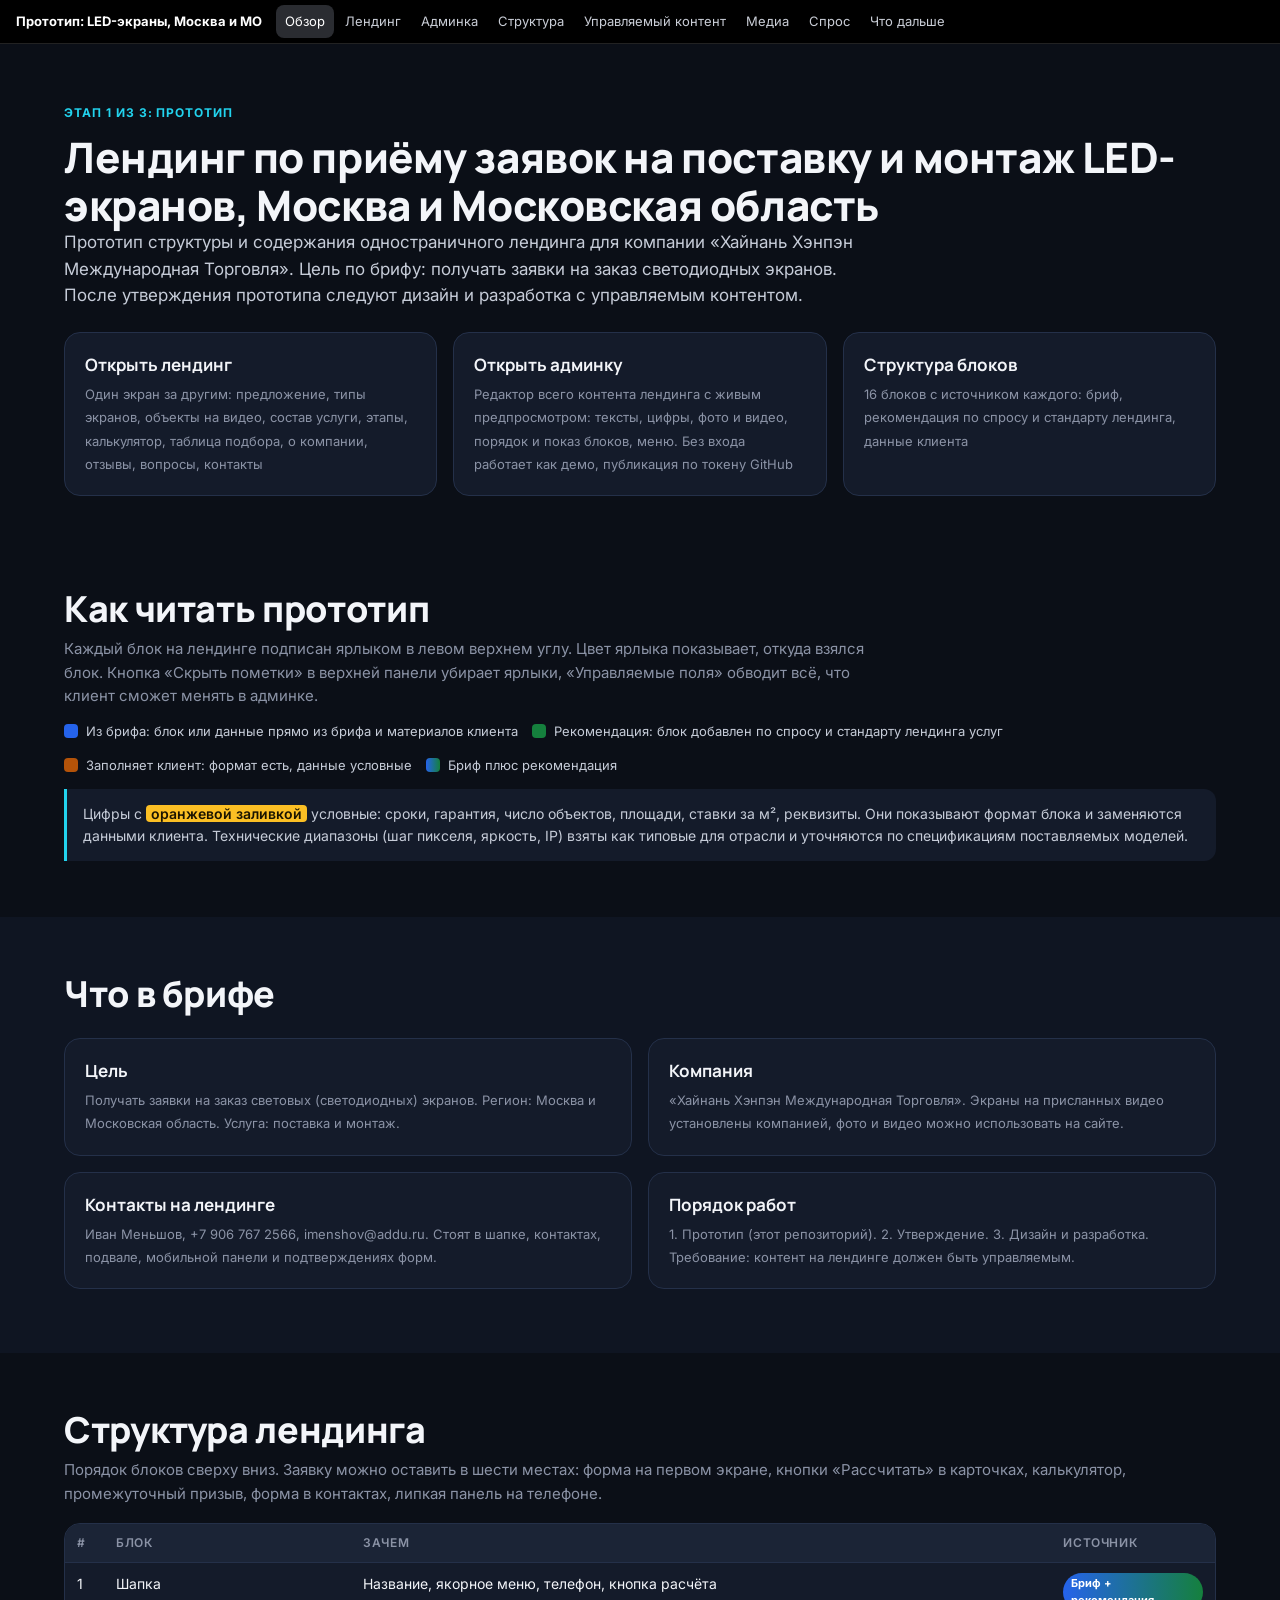
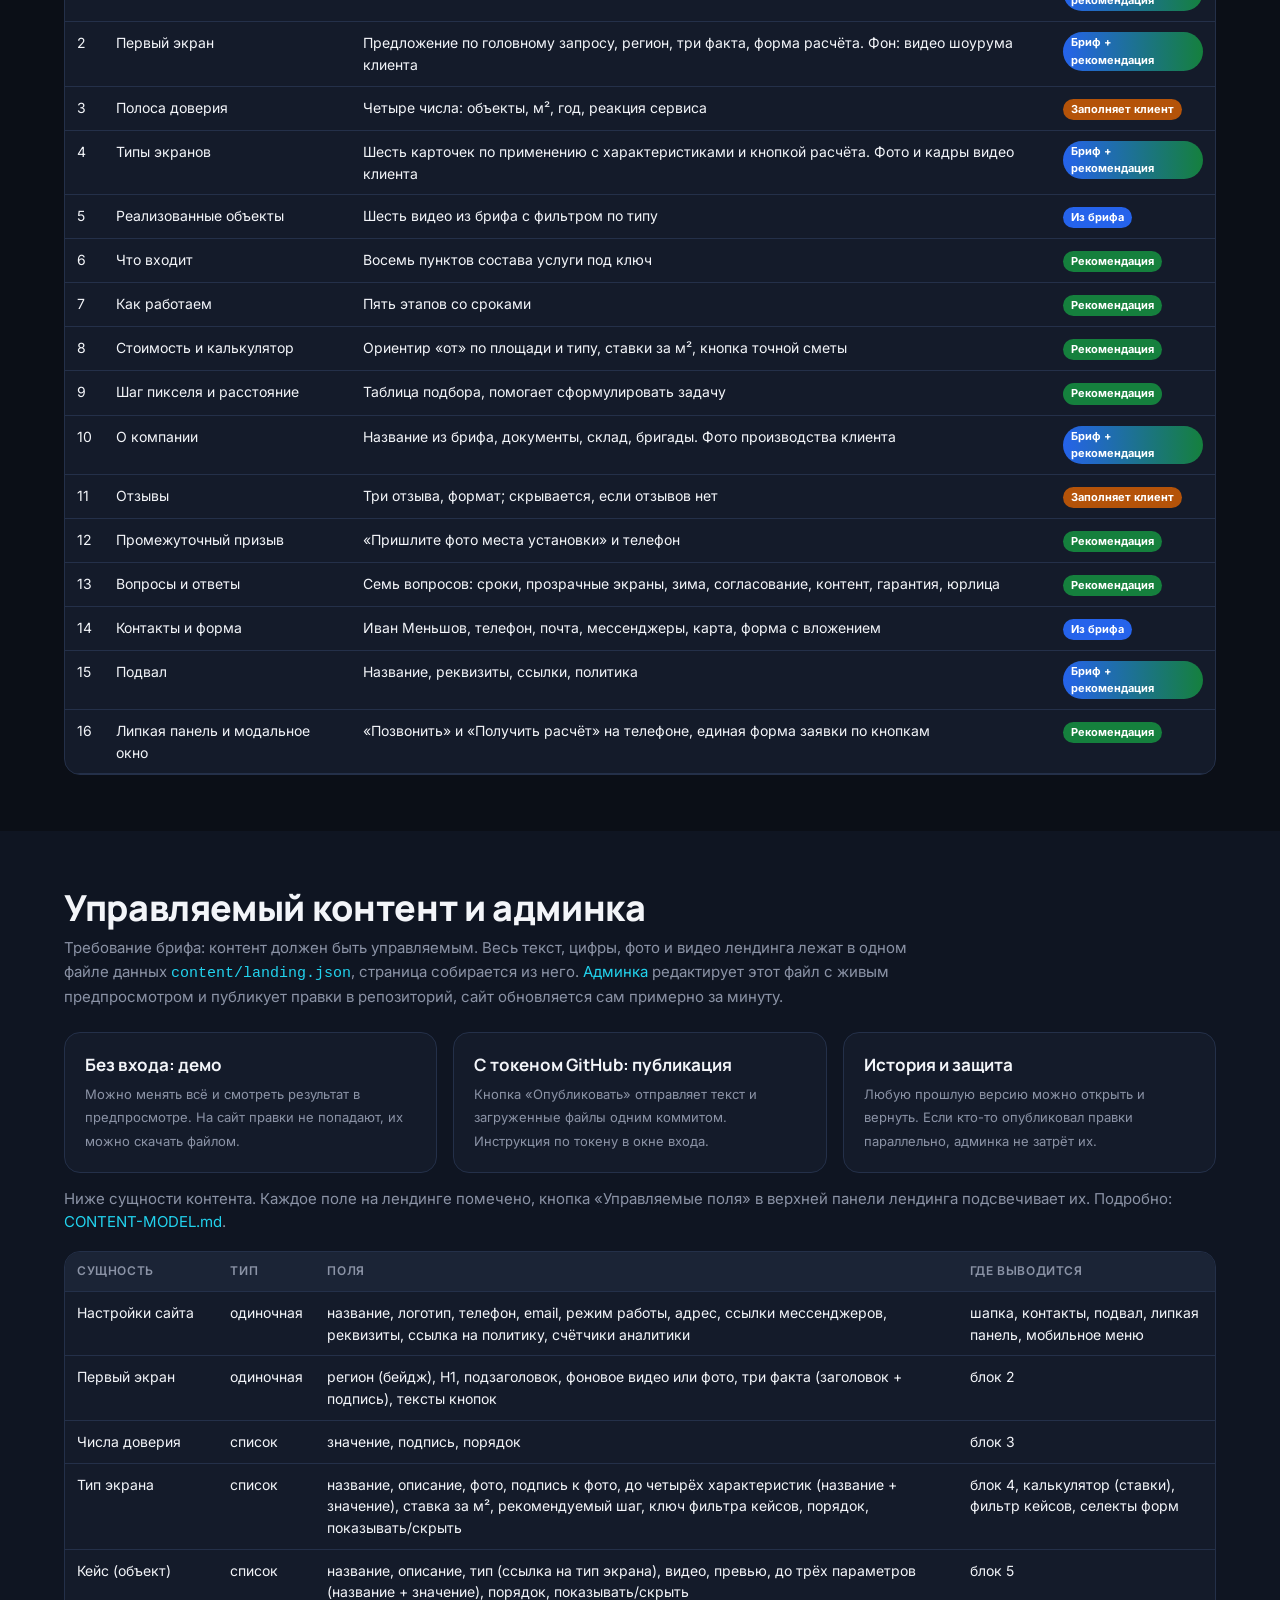
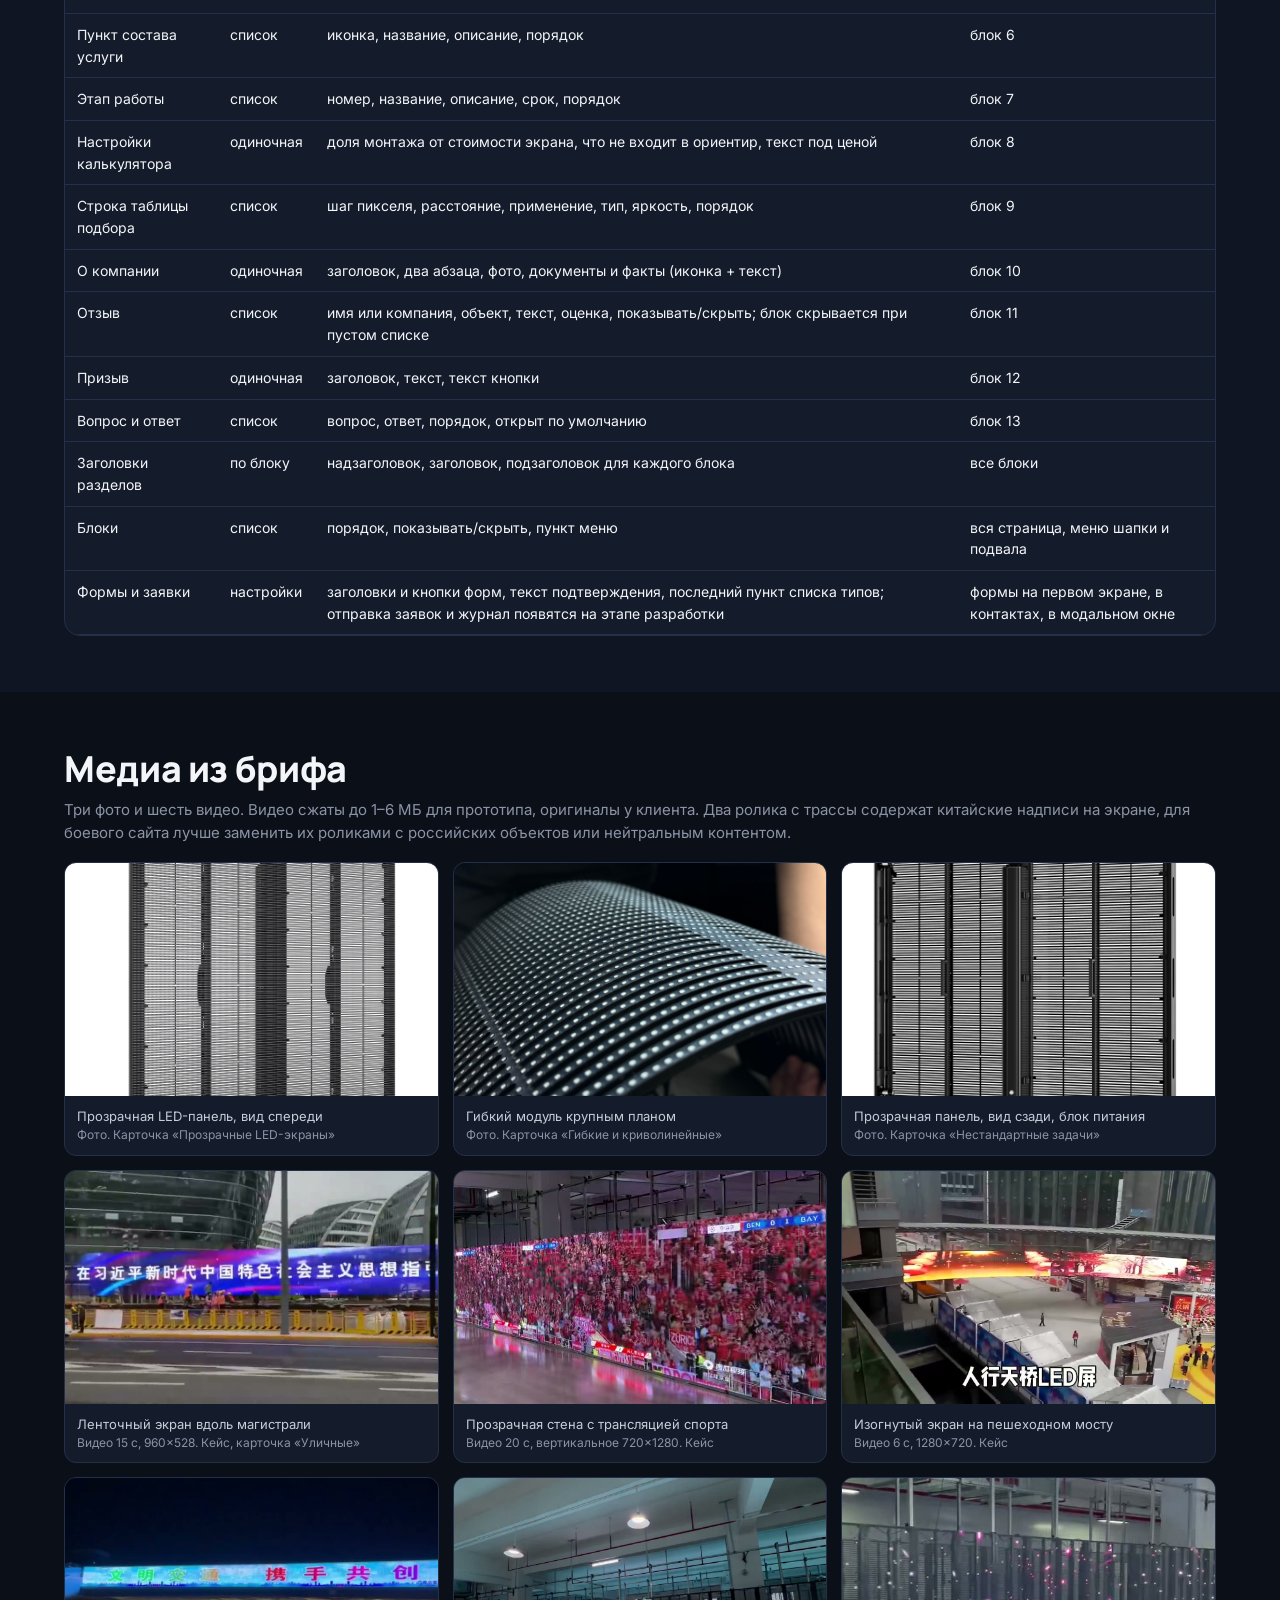
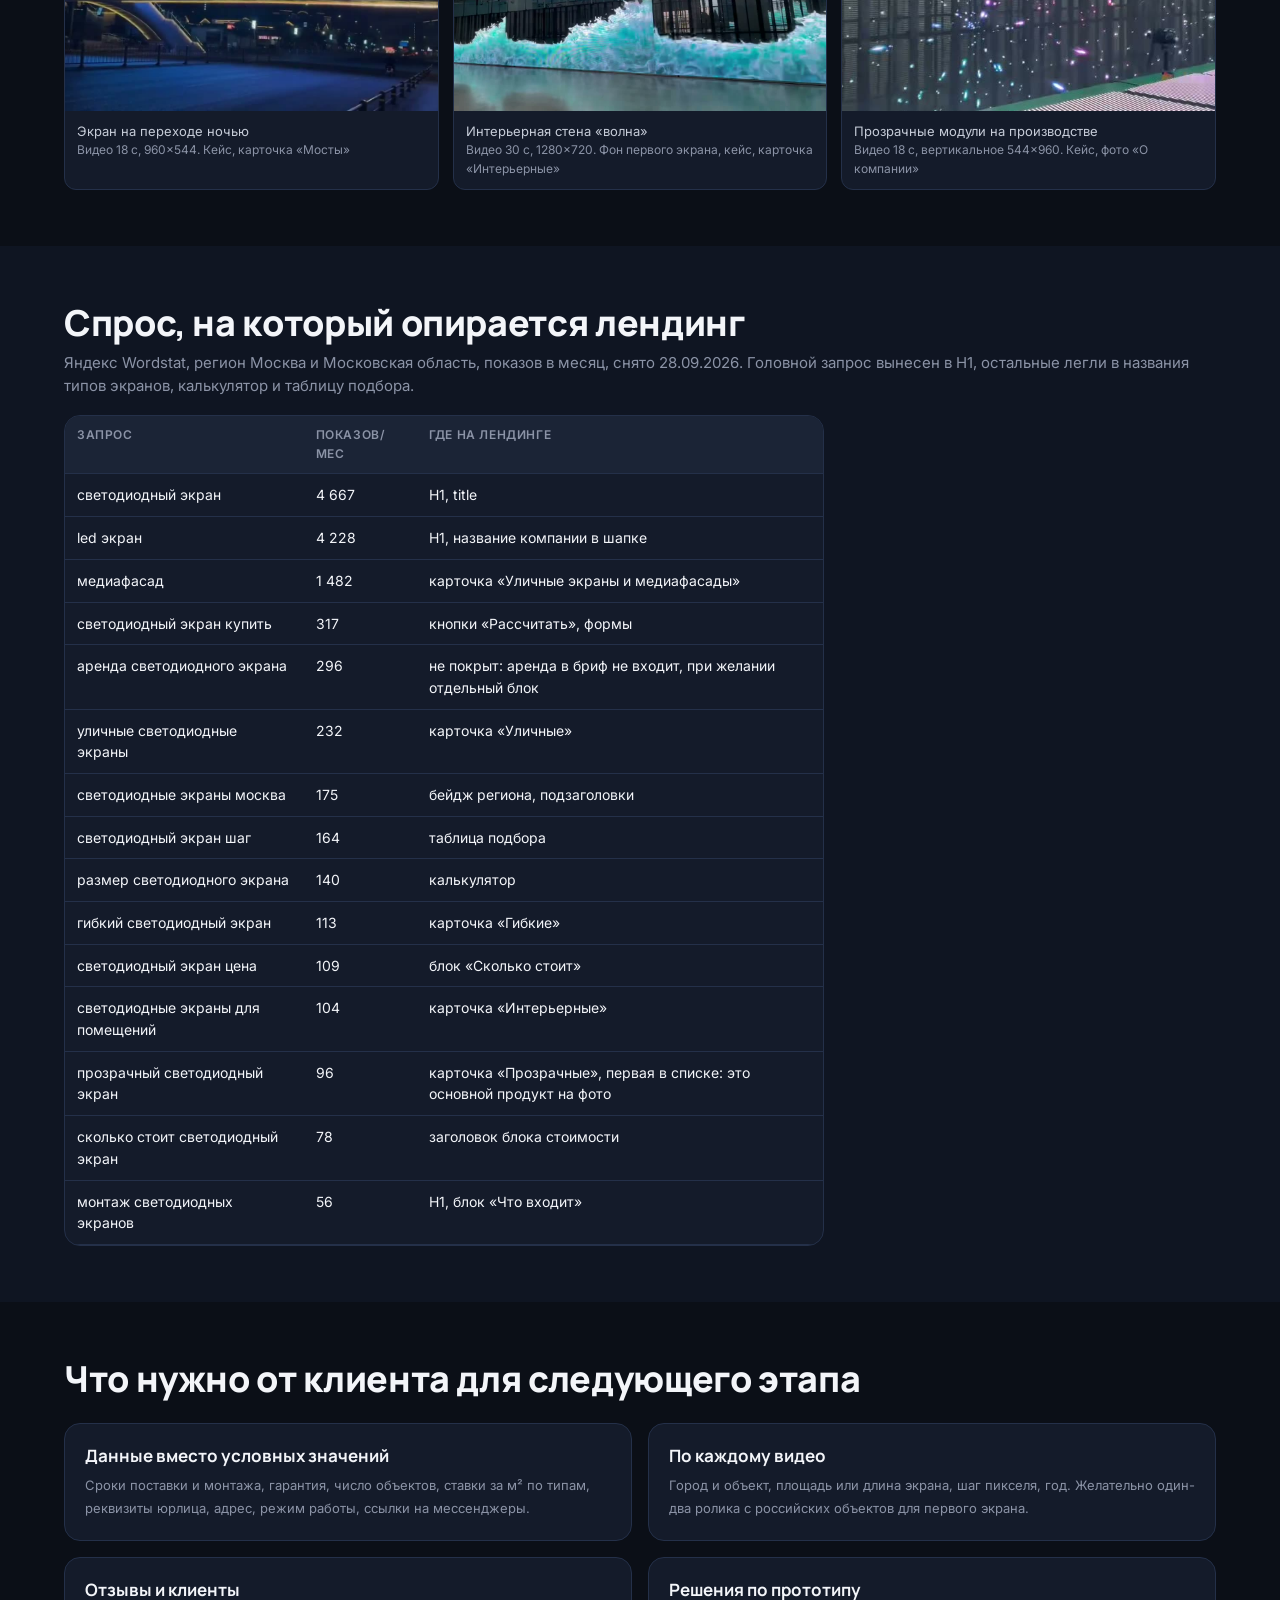
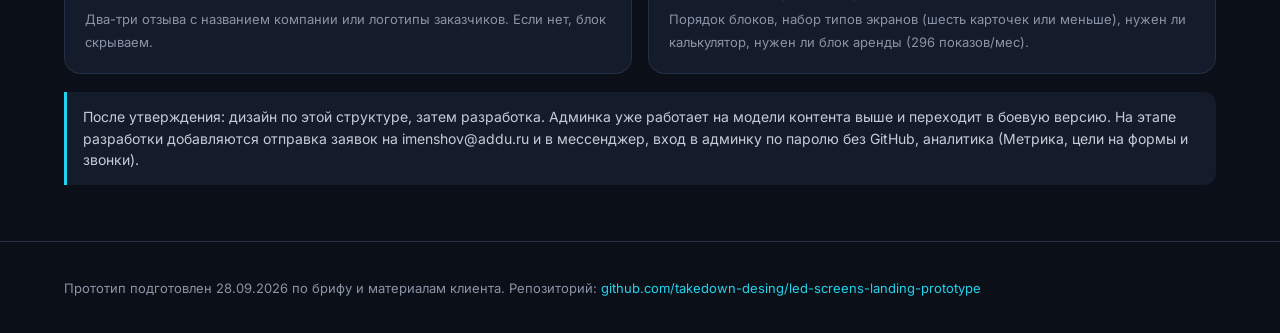
<file: index.html>
<!DOCTYPE html>
<html lang="ru">
<head>
<meta charset="utf-8">
<meta name="viewport" content="width=device-width, initial-scale=1">
<title>Прототип лендинга: LED-экраны, поставка и монтаж, Москва и МО. Обзор</title>
<meta name="description" content="Обзор прототипа лендинга по приёму заявок на поставку и монтаж светодиодных экранов: ссылка на лендинг, легенда пометок, бриф, структура блоков, модель управляемого контента, медиа, спрос.">
<link rel="preconnect" href="https://fonts.googleapis.com">
<link rel="preconnect" href="https://fonts.gstatic.com" crossorigin>
<link href="https://fonts.googleapis.com/css2?family=Inter:wght@400;500;600;700&family=Manrope:wght@500;700;800&display=swap" rel="stylesheet">
<link rel="icon" href="data:image/svg+xml,%3Csvg xmlns=%27http://www.w3.org/2000/svg%27 viewBox=%270 0 32 32%27%3E%3Crect width=%2732%27 height=%2732%27 rx=%277%27 fill=%27%2322D3EE%27/%3E%3Ctext x=%2716%27 y=%2722%27 font-size=%2714%27 font-family=%27Arial%27 font-weight=%27700%27 fill=%27%2304141A%27 text-anchor=%27middle%27%3ELED%3C/text%3E%3C/svg%3E">
<link rel="stylesheet" href="assets/styles.css?v=1">
</head>
<body class="hide-tags">

<div class="proto-bar">
  <span class="pb-title">Прототип: LED-экраны, Москва и МО</span>
  <nav>
    <a href="index.html" class="active">Обзор</a>
    <a href="landing.html">Лендинг</a>
    <a href="admin/">Админка</a>
    <a href="#structure">Структура</a><a href="#cms">Управляемый контент</a><a href="#media">Медиа</a><a href="#demand">Спрос</a><a href="#next">Что дальше</a>
  </nav>
</div>

<section class="ov-hero">
  <div class="container">
    <span class="eyebrow">Этап 1 из 3: прототип</span>
    <h1>Лендинг по приёму заявок на поставку и монтаж LED-экранов, Москва и Московская область</h1>
    <p class="lead">Прототип структуры и содержания одностраничного лендинга для компании «Хайнань Хэнпэн Международная Торговля». Цель по брифу: получать заявки на заказ светодиодных экранов. После утверждения прототипа следуют дизайн и разработка с управляемым контентом.</p>
    <div class="ov-links">
      <a class="ov-link" href="landing.html"><b>Открыть лендинг</b><span>Один экран за другим: предложение, типы экранов, объекты на видео, состав услуги, этапы, калькулятор, таблица подбора, о компании, отзывы, вопросы, контакты</span></a>
      <a class="ov-link" href="admin/"><b>Открыть админку</b><span>Редактор всего контента лендинга с живым предпросмотром: тексты, цифры, фото и видео, порядок и показ блоков, меню. Без входа работает как демо, публикация по токену GitHub</span></a>
      <a class="ov-link" href="#structure"><b>Структура блоков</b><span>16 блоков с источником каждого: бриф, рекомендация по спросу и стандарту лендинга, данные клиента</span></a>
    </div>
  </div>
</section>

<section class="section" id="legend">
  <div class="container">
    <h2>Как читать прототип</h2>
    <p class="muted" style="max-width:820px;margin-top:8px">Каждый блок на лендинге подписан ярлыком в левом верхнем углу. Цвет ярлыка показывает, откуда взялся блок. Кнопка «Скрыть пометки» в верхней панели убирает ярлыки, «Управляемые поля» обводит всё, что клиент сможет менять в админке.</p>
    <div class="legend">
      <span><i style="background:#2563EB"></i>Из брифа: блок или данные прямо из брифа и материалов клиента</span>
      <span><i style="background:#15803D"></i>Рекомендация: блок добавлен по спросу и стандарту лендинга услуг</span>
      <span><i style="background:#B45309"></i>Заполняет клиент: формат есть, данные условные</span>
      <span><i style="background:linear-gradient(90deg,#2563EB,#15803D)"></i>Бриф плюс рекомендация</span>
    </div>
    <div class="ov-note">Цифры с <span class="fill">оранжевой заливкой</span> условные: сроки, гарантия, число объектов, площади, ставки за м², реквизиты. Они показывают формат блока и заменяются данными клиента. Технические диапазоны (шаг пикселя, яркость, IP) взяты как типовые для отрасли и уточняются по спецификациям поставляемых моделей.</div>
  </div>
</section>

<section class="section alt" id="brief">
  <div class="container">
    <h2>Что в брифе</h2>
    <div class="ov-links" style="grid-template-columns:1fr 1fr">
      <div class="ov-link"><b>Цель</b><span>Получать заявки на заказ световых (светодиодных) экранов. Регион: Москва и Московская область. Услуга: поставка и монтаж.</span></div>
      <div class="ov-link"><b>Компания</b><span>«Хайнань Хэнпэн Международная Торговля». Экраны на присланных видео установлены компанией, фото и видео можно использовать на сайте.</span></div>
      <div class="ov-link"><b>Контакты на лендинге</b><span>Иван Меньшов, +7 906 767 2566, imenshov@addu.ru. Стоят в шапке, контактах, подвале, мобильной панели и подтверждениях форм.</span></div>
      <div class="ov-link"><b>Порядок работ</b><span>1. Прототип (этот репозиторий). 2. Утверждение. 3. Дизайн и разработка. Требование: контент на лендинге должен быть управляемым.</span></div>
    </div>
  </div>
</section>

<section class="section" id="structure">
  <div class="container">
    <h2>Структура лендинга</h2>
    <p class="muted" style="margin-top:8px">Порядок блоков сверху вниз. Заявку можно оставить в шести местах: форма на первом экране, кнопки «Рассчитать» в карточках, калькулятор, промежуточный призыв, форма в контактах, липкая панель на телефоне.</p>
    <div class="tbl-wrap" style="margin-top:18px">
      <table class="ov-tbl">
        <thead><tr><th>#</th><th>Блок</th><th>Зачем</th><th>Источник</th></tr></thead>
        <tbody>
          <tr><td>1</td><td><a href="landing.html#top">Шапка</a></td><td>Название, якорное меню, телефон, кнопка расчёта</td><td><span class="tag-pill mix">Бриф + рекомендация</span></td></tr>
          <tr><td>2</td><td><a href="landing.html#top">Первый экран</a></td><td>Предложение по головному запросу, регион, три факта, форма расчёта. Фон: видео шоурума клиента</td><td><span class="tag-pill mix">Бриф + рекомендация</span></td></tr>
          <tr><td>3</td><td><a href="landing.html#trust">Полоса доверия</a></td><td>Четыре числа: объекты, м², год, реакция сервиса</td><td><span class="tag-pill client">Заполняет клиент</span></td></tr>
          <tr><td>4</td><td><a href="landing.html#screens">Типы экранов</a></td><td>Шесть карточек по применению с характеристиками и кнопкой расчёта. Фото и кадры видео клиента</td><td><span class="tag-pill mix">Бриф + рекомендация</span></td></tr>
          <tr><td>5</td><td><a href="landing.html#cases">Реализованные объекты</a></td><td>Шесть видео из брифа с фильтром по типу</td><td><span class="tag-pill brief">Из брифа</span></td></tr>
          <tr><td>6</td><td><a href="landing.html#included">Что входит</a></td><td>Восемь пунктов состава услуги под ключ</td><td><span class="tag-pill res">Рекомендация</span></td></tr>
          <tr><td>7</td><td><a href="landing.html#process">Как работаем</a></td><td>Пять этапов со сроками</td><td><span class="tag-pill res">Рекомендация</span></td></tr>
          <tr><td>8</td><td><a href="landing.html#calc">Стоимость и калькулятор</a></td><td>Ориентир «от» по площади и типу, ставки за м², кнопка точной сметы</td><td><span class="tag-pill res">Рекомендация</span></td></tr>
          <tr><td>9</td><td><a href="landing.html#specs">Шаг пикселя и расстояние</a></td><td>Таблица подбора, помогает сформулировать задачу</td><td><span class="tag-pill res">Рекомендация</span></td></tr>
          <tr><td>10</td><td><a href="landing.html#about">О компании</a></td><td>Название из брифа, документы, склад, бригады. Фото производства клиента</td><td><span class="tag-pill mix">Бриф + рекомендация</span></td></tr>
          <tr><td>11</td><td><a href="landing.html#reviews">Отзывы</a></td><td>Три отзыва, формат; скрывается, если отзывов нет</td><td><span class="tag-pill client">Заполняет клиент</span></td></tr>
          <tr><td>12</td><td><a href="landing.html#faq">Промежуточный призыв</a></td><td>«Пришлите фото места установки» и телефон</td><td><span class="tag-pill res">Рекомендация</span></td></tr>
          <tr><td>13</td><td><a href="landing.html#faq">Вопросы и ответы</a></td><td>Семь вопросов: сроки, прозрачные экраны, зима, согласование, контент, гарантия, юрлица</td><td><span class="tag-pill res">Рекомендация</span></td></tr>
          <tr><td>14</td><td><a href="landing.html#contacts">Контакты и форма</a></td><td>Иван Меньшов, телефон, почта, мессенджеры, карта, форма с вложением</td><td><span class="tag-pill brief">Из брифа</span></td></tr>
          <tr><td>15</td><td><a href="landing.html#contacts">Подвал</a></td><td>Название, реквизиты, ссылки, политика</td><td><span class="tag-pill mix">Бриф + рекомендация</span></td></tr>
          <tr><td>16</td><td>Липкая панель и модальное окно</td><td>«Позвонить» и «Получить расчёт» на телефоне, единая форма заявки по кнопкам</td><td><span class="tag-pill res">Рекомендация</span></td></tr>
        </tbody>
      </table>
    </div>
  </div>
</section>

<section class="section alt" id="cms">
  <div class="container">
    <h2>Управляемый контент и админка</h2>
    <p class="muted" style="margin-top:8px;max-width:860px">Требование брифа: контент должен быть управляемым. Весь текст, цифры, фото и видео лендинга лежат в одном файле данных <code style="color:#22D3EE">content/landing.json</code>, страница собирается из него. <a href="admin/" style="color:#22D3EE">Админка</a> редактирует этот файл с живым предпросмотром и публикует правки в репозиторий, сайт обновляется сам примерно за минуту.</p>
    <div class="ov-links" style="grid-template-columns:repeat(3,1fr)">
      <div class="ov-link"><b>Без входа: демо</b><span>Можно менять всё и смотреть результат в предпросмотре. На сайт правки не попадают, их можно скачать файлом.</span></div>
      <div class="ov-link"><b>С токеном GitHub: публикация</b><span>Кнопка «Опубликовать» отправляет текст и загруженные файлы одним коммитом. Инструкция по токену в окне входа.</span></div>
      <div class="ov-link"><b>История и защита</b><span>Любую прошлую версию можно открыть и вернуть. Если кто-то опубликовал правки параллельно, админка не затрёт их.</span></div>
    </div>
    <p class="muted" style="margin-top:14px">Ниже сущности контента. Каждое поле на лендинге помечено, кнопка «Управляемые поля» в верхней панели лендинга подсвечивает их. Подробно: <a href="CONTENT-MODEL.md" style="color:#22D3EE">CONTENT-MODEL.md</a>.</p>
    <div class="tbl-wrap" style="margin-top:18px">
      <table class="ov-tbl">
        <thead><tr><th>Сущность</th><th>Тип</th><th>Поля</th><th>Где выводится</th></tr></thead>
        <tbody>
          <tr><td>Настройки сайта</td><td>одиночная</td><td>название, логотип, телефон, email, режим работы, адрес, ссылки мессенджеров, реквизиты, ссылка на политику, счётчики аналитики</td><td>шапка, контакты, подвал, липкая панель, мобильное меню</td></tr>
          <tr><td>Первый экран</td><td>одиночная</td><td>регион (бейдж), H1, подзаголовок, фоновое видео или фото, три факта (заголовок + подпись), тексты кнопок</td><td>блок 2</td></tr>
          <tr><td>Числа доверия</td><td>список</td><td>значение, подпись, порядок</td><td>блок 3</td></tr>
          <tr><td>Тип экрана</td><td>список</td><td>название, описание, фото, подпись к фото, до четырёх характеристик (название + значение), ставка за м², рекомендуемый шаг, ключ фильтра кейсов, порядок, показывать/скрыть</td><td>блок 4, калькулятор (ставки), фильтр кейсов, селекты форм</td></tr>
          <tr><td>Кейс (объект)</td><td>список</td><td>название, описание, тип (ссылка на тип экрана), видео, превью, до трёх параметров (название + значение), порядок, показывать/скрыть</td><td>блок 5</td></tr>
          <tr><td>Пункт состава услуги</td><td>список</td><td>иконка, название, описание, порядок</td><td>блок 6</td></tr>
          <tr><td>Этап работы</td><td>список</td><td>номер, название, описание, срок, порядок</td><td>блок 7</td></tr>
          <tr><td>Настройки калькулятора</td><td>одиночная</td><td>доля монтажа от стоимости экрана, что не входит в ориентир, текст под ценой</td><td>блок 8</td></tr>
          <tr><td>Строка таблицы подбора</td><td>список</td><td>шаг пикселя, расстояние, применение, тип, яркость, порядок</td><td>блок 9</td></tr>
          <tr><td>О компании</td><td>одиночная</td><td>заголовок, два абзаца, фото, документы и факты (иконка + текст)</td><td>блок 10</td></tr>
          <tr><td>Отзыв</td><td>список</td><td>имя или компания, объект, текст, оценка, показывать/скрыть; блок скрывается при пустом списке</td><td>блок 11</td></tr>
          <tr><td>Призыв</td><td>одиночная</td><td>заголовок, текст, текст кнопки</td><td>блок 12</td></tr>
          <tr><td>Вопрос и ответ</td><td>список</td><td>вопрос, ответ, порядок, открыт по умолчанию</td><td>блок 13</td></tr>
          <tr><td>Заголовки разделов</td><td>по блоку</td><td>надзаголовок, заголовок, подзаголовок для каждого блока</td><td>все блоки</td></tr>
          <tr><td>Блоки</td><td>список</td><td>порядок, показывать/скрыть, пункт меню</td><td>вся страница, меню шапки и подвала</td></tr>
          <tr><td>Формы и заявки</td><td>настройки</td><td>заголовки и кнопки форм, текст подтверждения, последний пункт списка типов; отправка заявок и журнал появятся на этапе разработки</td><td>формы на первом экране, в контактах, в модальном окне</td></tr>
        </tbody>
      </table>
    </div>
  </div>
</section>

<section class="section" id="media">
  <div class="container">
    <h2>Медиа из брифа</h2>
    <p class="muted" style="margin-top:8px">Три фото и шесть видео. Видео сжаты до 1–6 МБ для прототипа, оригиналы у клиента. Два ролика с трассы содержат китайские надписи на экране, для боевого сайта лучше заменить их роликами с российских объектов или нейтральным контентом.</p>
    <div class="media-grid" style="margin-top:18px">
      <figure><img src="assets/img/product-transparent-panel-front.jpg" alt=""><figcaption>Прозрачная LED-панель, вид спереди<small>Фото. Карточка «Прозрачные LED-экраны»</small></figcaption></figure>
      <figure><img src="assets/img/product-flexible-module-closeup.jpg" alt=""><figcaption>Гибкий модуль крупным планом<small>Фото. Карточка «Гибкие и криволинейные»</small></figcaption></figure>
      <figure><img src="assets/img/product-transparent-panel-rear.jpg" alt=""><figcaption>Прозрачная панель, вид сзади, блок питания<small>Фото. Карточка «Нестандартные задачи»</small></figcaption></figure>
      <figure><img src="assets/video/case-facade-highway.jpg" alt=""><figcaption>Ленточный экран вдоль магистрали<small>Видео 15 с, 960×528. Кейс, карточка «Уличные»</small></figcaption></figure>
      <figure><img src="assets/video/case-showroom-transparent-wall.jpg" alt=""><figcaption>Прозрачная стена с трансляцией спорта<small>Видео 20 с, вертикальное 720×1280. Кейс</small></figcaption></figure>
      <figure><img src="assets/video/case-pedestrian-bridge-day.jpg" alt=""><figcaption>Изогнутый экран на пешеходном мосту<small>Видео 6 с, 1280×720. Кейс</small></figcaption></figure>
      <figure><img src="assets/video/case-pedestrian-bridge-night.jpg" alt=""><figcaption>Экран на переходе ночью<small>Видео 18 с, 960×544. Кейс, карточка «Мосты»</small></figcaption></figure>
      <figure><img src="assets/video/case-showroom-wave.jpg" alt=""><figcaption>Интерьерная стена «волна»<small>Видео 30 с, 1280×720. Фон первого экрана, кейс, карточка «Интерьерные»</small></figcaption></figure>
      <figure><img src="assets/video/case-factory-transparent-modules.jpg" alt=""><figcaption>Прозрачные модули на производстве<small>Видео 18 с, вертикальное 544×960. Кейс, фото «О компании»</small></figcaption></figure>
    </div>
  </div>
</section>

<section class="section alt" id="demand">
  <div class="container">
    <h2>Спрос, на который опирается лендинг</h2>
    <p class="muted" style="margin-top:8px">Яндекс Wordstat, регион Москва и Московская область, показов в месяц, снято 28.09.2026. Головной запрос вынесен в H1, остальные легли в названия типов экранов, калькулятор и таблицу подбора.</p>
    <div class="tbl-wrap" style="margin-top:18px;max-width:760px">
      <table class="ov-tbl">
        <thead><tr><th>Запрос</th><th>Показов/мес</th><th>Где на лендинге</th></tr></thead>
        <tbody>
          <tr><td>светодиодный экран</td><td>4 667</td><td>H1, title</td></tr>
          <tr><td>led экран</td><td>4 228</td><td>H1, название компании в шапке</td></tr>
          <tr><td>медиафасад</td><td>1 482</td><td>карточка «Уличные экраны и медиафасады»</td></tr>
          <tr><td>светодиодный экран купить</td><td>317</td><td>кнопки «Рассчитать», формы</td></tr>
          <tr><td>аренда светодиодного экрана</td><td>296</td><td>не покрыт: аренда в бриф не входит, при желании отдельный блок</td></tr>
          <tr><td>уличные светодиодные экраны</td><td>232</td><td>карточка «Уличные»</td></tr>
          <tr><td>светодиодные экраны москва</td><td>175</td><td>бейдж региона, подзаголовки</td></tr>
          <tr><td>светодиодный экран шаг</td><td>164</td><td>таблица подбора</td></tr>
          <tr><td>размер светодиодного экрана</td><td>140</td><td>калькулятор</td></tr>
          <tr><td>гибкий светодиодный экран</td><td>113</td><td>карточка «Гибкие»</td></tr>
          <tr><td>светодиодный экран цена</td><td>109</td><td>блок «Сколько стоит»</td></tr>
          <tr><td>светодиодные экраны для помещений</td><td>104</td><td>карточка «Интерьерные»</td></tr>
          <tr><td>прозрачный светодиодный экран</td><td>96</td><td>карточка «Прозрачные», первая в списке: это основной продукт на фото</td></tr>
          <tr><td>сколько стоит светодиодный экран</td><td>78</td><td>заголовок блока стоимости</td></tr>
          <tr><td>монтаж светодиодных экранов</td><td>56</td><td>H1, блок «Что входит»</td></tr>
        </tbody>
      </table>
    </div>
  </div>
</section>

<section class="section" id="next">
  <div class="container">
    <h2>Что нужно от клиента для следующего этапа</h2>
    <div class="ov-links" style="grid-template-columns:1fr 1fr">
      <div class="ov-link"><b>Данные вместо условных значений</b><span>Сроки поставки и монтажа, гарантия, число объектов, ставки за м² по типам, реквизиты юрлица, адрес, режим работы, ссылки на мессенджеры.</span></div>
      <div class="ov-link"><b>По каждому видео</b><span>Город и объект, площадь или длина экрана, шаг пикселя, год. Желательно один-два ролика с российских объектов для первого экрана.</span></div>
      <div class="ov-link"><b>Отзывы и клиенты</b><span>Два-три отзыва с названием компании или логотипы заказчиков. Если нет, блок скрываем.</span></div>
      <div class="ov-link"><b>Решения по прототипу</b><span>Порядок блоков, набор типов экранов (шесть карточек или меньше), нужен ли калькулятор, нужен ли блок аренды (296 показов/мес).</span></div>
    </div>
    <div class="ov-note" style="margin-top:18px">После утверждения: дизайн по этой структуре, затем разработка. Админка уже работает на модели контента выше и переходит в боевую версию. На этапе разработки добавляются отправка заявок на imenshov@addu.ru и в мессенджер, вход в админку по паролю без GitHub, аналитика (Метрика, цели на формы и звонки).</div>
  </div>
</section>

<footer class="footer" style="padding-bottom:36px">
  <div class="container" style="grid-template-columns:1fr">
    <div>Прототип подготовлен 28.09.2026 по брифу и материалам клиента. Репозиторий: <a href="https://github.com/takedown-desing/led-screens-landing-prototype" style="display:inline;color:#22D3EE">github.com/takedown-desing/led-screens-landing-prototype</a></div>
  </div>
</footer>

<script src="assets/app.js?v=1"></script>
</body>
</html>
</file>
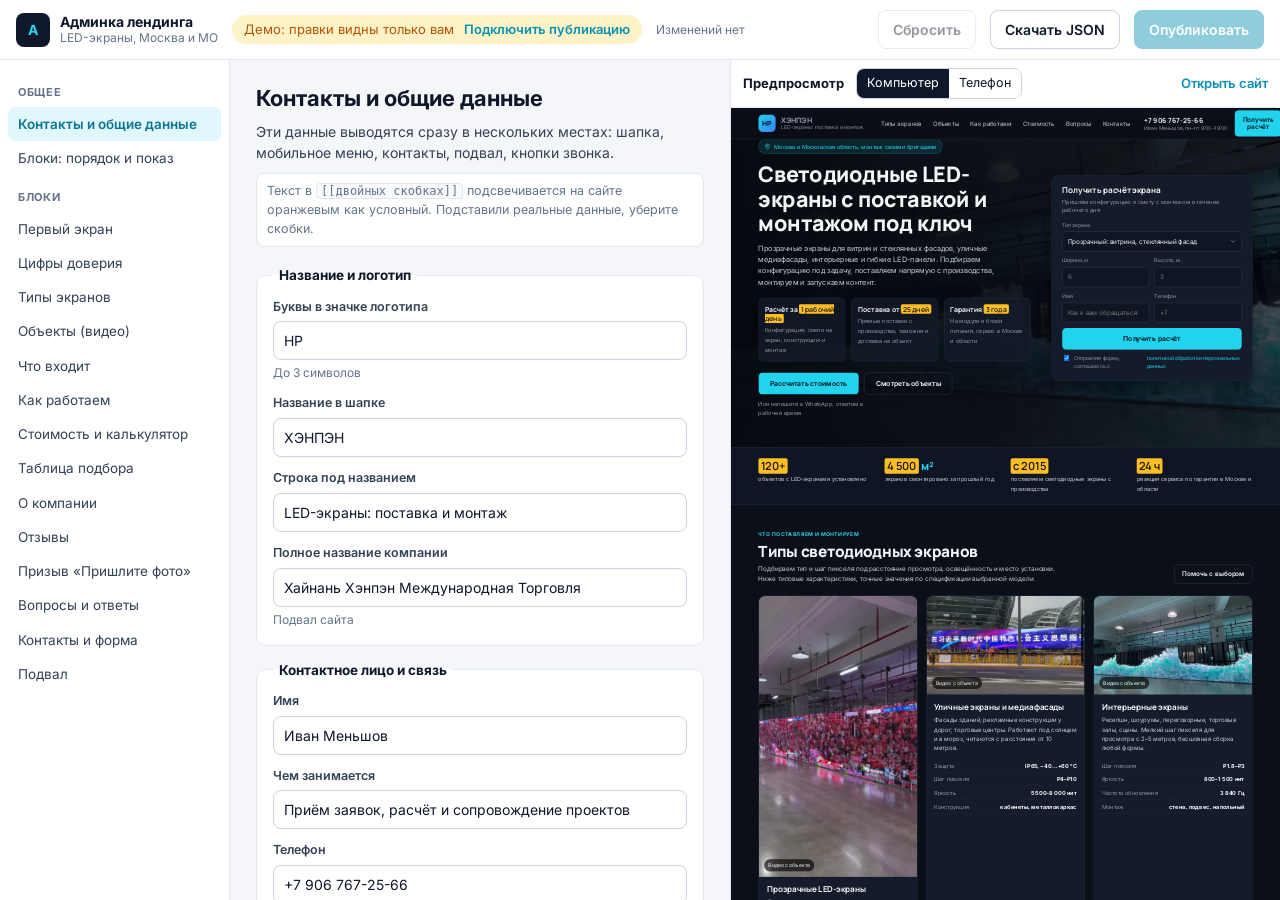
<file: admin/index.html>
<!DOCTYPE html>
<html lang="ru">
<head>
<meta charset="utf-8">
<meta name="viewport" content="width=device-width, initial-scale=1">
<meta name="robots" content="noindex, nofollow">
<title>Админка лендинга LED-экранов</title>
<link rel="preconnect" href="https://fonts.googleapis.com">
<link rel="preconnect" href="https://fonts.gstatic.com" crossorigin>
<link href="https://fonts.googleapis.com/css2?family=Inter:wght@400;500;600;700&display=swap" rel="stylesheet">
<link rel="icon" href="data:image/svg+xml,%3Csvg xmlns=%27http://www.w3.org/2000/svg%27 viewBox=%270 0 32 32%27%3E%3Crect width=%2732%27 height=%2732%27 rx=%277%27 fill=%27%230F172A%27/%3E%3Ctext x=%2716%27 y=%2722%27 font-size=%2714%27 font-family=%27Arial%27 font-weight=%27700%27 fill=%27%2322D3EE%27 text-anchor=%27middle%27%3EA%3C/text%3E%3C/svg%3E">
<link rel="stylesheet" href="admin.css?v=3">
</head>
<body>

<header class="top">
  <a class="brand" href="../index.html" title="Обзор прототипа"><span class="mk">A</span><span><b>Админка лендинга</b><small>LED-экраны, Москва и МО</small></span></a>
  <div class="mode" id="mode"></div>
  <span class="dirty" id="dirty"></span>
  <span class="live" id="live"></span>
  <span class="grow"></span>
  <button class="btn ghost" id="btn-history" hidden>История</button>
  <button class="btn ghost" id="btn-reset" disabled>Сбросить</button>
  <button class="btn ghost" id="btn-download" title="Скачать текущий контент файлом landing.json">Скачать JSON</button>
  <button class="btn primary" id="btn-publish" disabled title="Ctrl+S">Опубликовать</button>
</header>

<div class="layout">
  <nav class="nav" id="nav"></nav>
  <main class="editor" id="editor"><p class="fh" style="padding:24px">Загрузка…</p></main>
  <aside class="preview">
    <div class="pv-bar">
      <b>Предпросмотр</b>
      <span class="seg"><button type="button" class="on" data-device="desktop">Компьютер</button><button type="button" data-device="mobile">Телефон</button></span>
      <span class="grow"></span>
      <a class="lnk" href="../landing.html" target="_blank" rel="noopener">Открыть сайт</a>
    </div>
    <div class="pv-box" id="pv-box"><iframe id="pv" title="Предпросмотр лендинга"></iframe></div>
  </aside>
</div>
<button class="pv-toggle" id="pv-toggle" type="button">Предпросмотр</button>

<datalist id="media-list"></datalist>
<div class="toasts" id="toasts"></div>

<!-- Вход для публикации -->
<div class="modal" id="m-login">
  <form class="box" id="login-form">
    <button type="button" class="x" data-close aria-label="Закрыть">✕</button>
    <h2>Подключить публикацию</h2>
    <p>Правки публикуются в репозиторий <a id="repo-link" target="_blank" rel="noopener">на GitHub</a>, сайт обновляется сам примерно за минуту. Для входа нужен токен GitHub с правом записи в этот репозиторий.</p>
    <details class="how">
      <summary>Как получить токен (2 минуты)</summary>
      <ol>
        <li>Войдите на GitHub под аккаунтом с доступом к репозиторию.</li>
        <li>Откройте <a href="https://github.com/settings/personal-access-tokens/new" target="_blank" rel="noopener">github.com/settings/personal-access-tokens/new</a>.</li>
        <li>Token name: «Админка лендинга». Expiration: срок действия, например 90 дней.</li>
        <li>Repository access: <b>Only select repositories</b>, выберите <b>led-screens-landing-prototype</b>.</li>
        <li>Permissions → Repository permissions → <b>Contents: Read and write</b>.</li>
        <li>Нажмите Generate token, скопируйте токен и вставьте ниже.</li>
      </ol>
    </details>
    <label class="fld"><span class="fl">Токен GitHub</span><input type="password" id="login-token" autocomplete="off" placeholder="github_pat_…"></label>
    <label class="chk"><input type="checkbox" id="login-remember" checked> <span>Запомнить в этом браузере</span></label>
    <p class="fh">Токен хранится только в вашем браузере и отправляется только на api.github.com.</p>
    <p class="err" id="login-err"></p>
    <div class="row end"><button type="button" class="btn ghost" data-close>Отмена</button><button type="submit" class="btn primary">Подключить</button></div>
  </form>
</div>

<!-- Публикация -->
<div class="modal" id="m-publish">
  <form class="box" id="pub-form">
    <button type="button" class="x" data-close aria-label="Закрыть">✕</button>
    <h2>Опубликовать изменения</h2>
    <p id="pub-files" class="fh"></p>
    <label class="fld"><span class="fl">Что изменили</span><input type="text" id="pub-msg" maxlength="120"></label>
    <p class="fh">Описание попадёт в историю изменений, по нему удобно найти и вернуть прошлую версию.</p>
    <p class="err" id="pub-err"></p>
    <div class="row end"><button type="button" class="btn ghost" id="pub-reload" hidden>Загрузить свежую версию</button><button type="button" class="btn ghost" data-close>Отмена</button><button type="submit" class="btn primary">Опубликовать</button></div>
  </form>
</div>

<!-- История -->
<div class="modal" id="m-history">
  <div class="box wide">
    <button type="button" class="x" data-close aria-label="Закрыть">✕</button>
    <h2>История изменений</h2>
    <p class="fh">Любую прошлую версию можно открыть в редакторе и опубликовать заново.</p>
    <div id="hist-list"></div>
  </div>
</div>

<script src="../assets/render.js?v=5"></script>
<script src="github.js?v=2"></script>
<script src="schema.js?v=4"></script>
<script src="admin.js?v=3"></script>
</body>
</html>
</file>
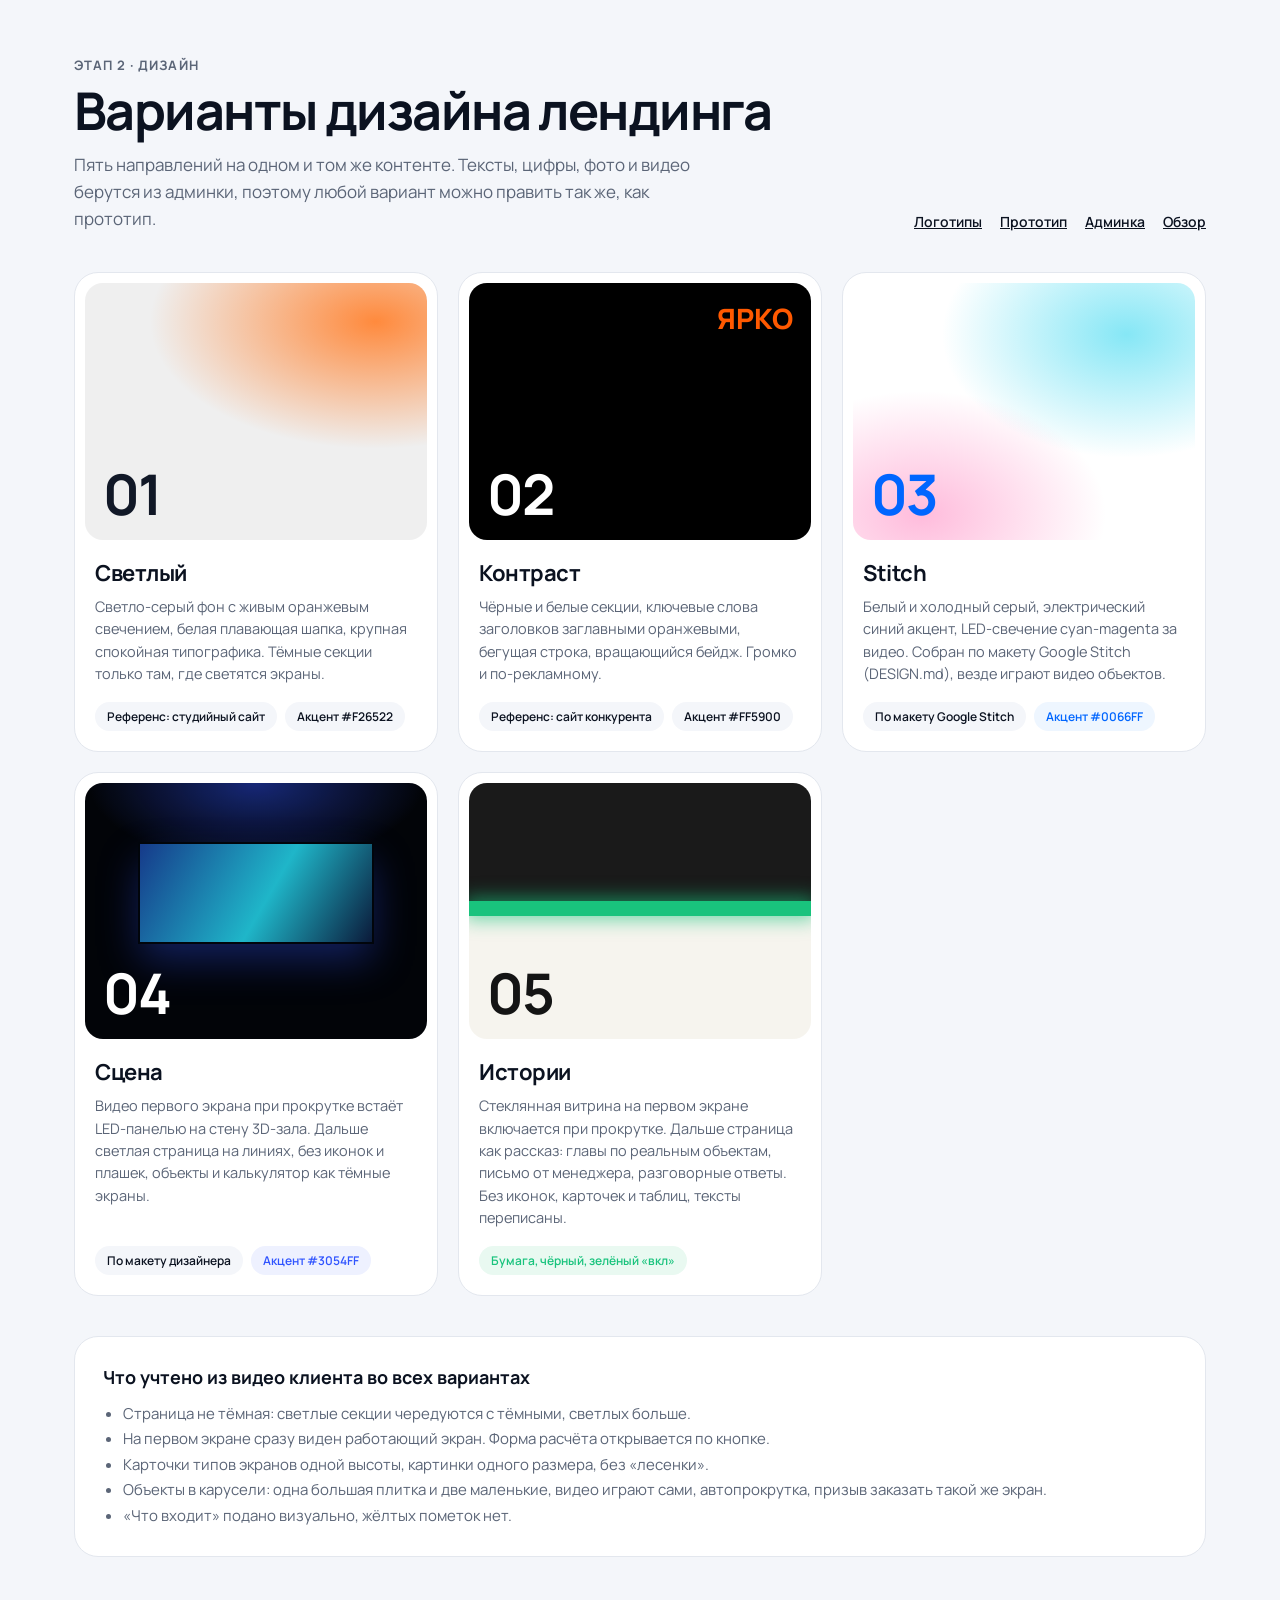
<file: design/index.html>
<!DOCTYPE html>
<html lang="ru">
<head>
<meta charset="utf-8">
<meta name="viewport" content="width=device-width, initial-scale=1">
<title>Варианты дизайна: LED-экраны, Москва и МО</title>
<meta name="robots" content="noindex">
<link rel="preconnect" href="https://fonts.googleapis.com">
<link rel="preconnect" href="https://fonts.gstatic.com" crossorigin>
<link href="https://fonts.googleapis.com/css2?family=Manrope:wght@400;500;600;700;800&display=swap" rel="stylesheet">
<style>
  :root { --ink:#0B1220; --muted:#5B6577; --line:#E3E7EE; --bg:#F4F6FA; }
  * { box-sizing:border-box; }
  body { margin:0; font-family:Manrope,system-ui,sans-serif; color:var(--ink); background:var(--bg); -webkit-font-smoothing:antialiased; }
  .wrap { max-width:1180px; margin:0 auto; padding:56px 24px 80px; }
  .top { display:flex; justify-content:space-between; align-items:flex-end; gap:24px; flex-wrap:wrap; margin-bottom:40px; }
  .eyebrow { font-size:13px; font-weight:700; letter-spacing:.08em; text-transform:uppercase; color:var(--muted); }
  h1 { font-size:clamp(32px,5vw,52px); line-height:1.05; letter-spacing:-.03em; margin:10px 0 12px; font-weight:700; }
  .lead { color:var(--muted); font-size:17px; line-height:1.6; max-width:640px; margin:0; }
  .links a { color:var(--ink); font-weight:600; font-size:14px; margin-left:18px; }
  .grid { display:grid; grid-template-columns:repeat(3,1fr); gap:20px; }
  @media (max-width:1000px) { .grid { grid-template-columns:repeat(2,1fr); } }
  .card { background:#fff; border:1px solid var(--line); border-radius:24px; padding:10px; display:flex; flex-direction:column; text-decoration:none; color:inherit; transition:transform .3s, box-shadow .3s; }
  a.card:hover { transform:translateY(-4px); box-shadow:0 20px 50px rgba(11,18,32,.10); }
  .swatch { aspect-ratio:4/3; border-radius:18px; position:relative; overflow:hidden; display:flex; align-items:flex-end; padding:18px; }
  .swatch b { font-size:56px; letter-spacing:-.04em; line-height:1; }
  .v1 { background:radial-gradient(120% 90% at 85% 15%, #ff8a3d 0, rgba(255,138,61,0) 55%), #EFEFEF; color:#111827; }
  .v2 { background:#000; color:#fff; }
  .v2::after { content:"ЯРКО"; position:absolute; right:18px; top:16px; color:#FF5900; font-weight:800; font-size:28px; }
  .v3 { background:radial-gradient(90% 80% at 80% 20%, rgba(34,211,238,.55), transparent 60%), radial-gradient(90% 80% at 20% 90%, rgba(255,61,154,.35), transparent 60%), #fff; color:#0066FF; }
  .v4 { background:radial-gradient(70% 45% at 50% 0%, rgba(48,84,255,.45), transparent 70%), #020408; color:#fff; }
  .v4::after { content:""; position:absolute; left:16%; right:16%; top:24%; height:38%; background:linear-gradient(120deg,#163a8a,#1fb6c9 55%,#0b1a3a); box-shadow:0 0 0 2px #01050b, 0 18px 40px rgba(48,84,255,.35); }
  .v4 b { position:relative; z-index:1; }
  .v5 { background:linear-gradient(180deg, #1a1a1a 0 46%, #0b3d2a 46% 52%, #f6f4ee 52%); color:#fff; }
  .v5::before { content:""; position:absolute; left:0; right:0; top:46%; height:6%; background:#19c37d; box-shadow:0 0 18px 4px rgba(25,195,125,.6); }
  .v5 b { position:relative; z-index:1; color:#141414; }
  .body { padding:18px 10px 10px; display:flex; flex-direction:column; flex:1; }
  .body h2 { font-size:22px; margin:0 0 8px; letter-spacing:-.02em; }
  .body p { color:var(--muted); font-size:14.5px; line-height:1.55; margin:0 0 16px; }
  .meta { margin-top:auto; display:flex; gap:8px; flex-wrap:wrap; }
  .pill { font-size:12px; font-weight:600; background:var(--bg); border-radius:999px; padding:6px 12px; }
  .pill.wait { background:#FFF4E5; color:#92400E; }
  .note { margin-top:40px; background:#fff; border:1px solid var(--line); border-radius:24px; padding:28px; }
  .note h3 { margin:0 0 12px; font-size:18px; }
  .note ul { margin:0; padding-left:20px; color:var(--muted); line-height:1.7; font-size:15px; }
  @media (max-width:900px) { .grid { grid-template-columns:1fr; } .links a { margin:0 18px 0 0; } }
</style>
</head>
<body>
<div class="wrap">
  <div class="top">
    <div>
      <div class="eyebrow">Этап 2 · Дизайн</div>
      <h1>Варианты дизайна лендинга</h1>
      <p class="lead">Пять направлений на одном и том же контенте. Тексты, цифры, фото и видео берутся из админки, поэтому любой вариант можно править так же, как прототип.</p>
    </div>
    <div class="links"><a href="logos/">Логотипы</a><a href="../landing.html">Прототип</a><a href="../admin/">Админка</a><a href="../">Обзор</a></div>
  </div>

  <div class="grid">
    <a class="card" href="v1/">
      <div class="swatch v1"><b>01</b></div>
      <div class="body">
        <h2>Светлый</h2>
        <p>Светло-серый фон с живым оранжевым свечением, белая плавающая шапка, крупная спокойная типографика. Тёмные секции только там, где светятся экраны.</p>
        <div class="meta"><span class="pill">Референс: студийный сайт</span><span class="pill">Акцент #F26522</span></div>
      </div>
    </a>
    <a class="card" href="v2/">
      <div class="swatch v2"><b>02</b></div>
      <div class="body">
        <h2>Контраст</h2>
        <p>Чёрные и белые секции, ключевые слова заголовков заглавными оранжевыми, бегущая строка, вращающийся бейдж. Громко и по-рекламному.</p>
        <div class="meta"><span class="pill">Референс: сайт конкурента</span><span class="pill">Акцент #FF5900</span></div>
      </div>
    </a>
    <a class="card" id="v3" href="v3/">
      <div class="swatch v3"><b>03</b></div>
      <div class="body">
        <h2>Stitch</h2>
        <p>Белый и холодный серый, электрический синий акцент, LED-свечение cyan-magenta за видео. Собран по макету Google Stitch (DESIGN.md), везде играют видео объектов.</p>
        <div class="meta"><span class="pill">По макету Google Stitch</span><span class="pill" style="color:#0066FF;background:#EEF6FF">Акцент #0066FF</span></div>
      </div>
    </a>
    <a class="card" id="v4" href="v4/">
      <div class="swatch v4"><b>04</b></div>
      <div class="body">
        <h2>Сцена</h2>
        <p>Видео первого экрана при прокрутке встаёт LED-панелью на стену 3D-зала. Дальше светлая страница на линиях, без иконок и плашек, объекты и калькулятор как тёмные экраны.</p>
        <div class="meta"><span class="pill">По макету дизайнера</span><span class="pill" style="color:#3054ff;background:#EEF1FF">Акцент #3054FF</span></div>
      </div>
    </a>
    <a class="card" id="v5" href="v5/">
      <div class="swatch v5"><b>05</b></div>
      <div class="body">
        <h2>Истории</h2>
        <p>Стеклянная витрина на первом экране включается при прокрутке. Дальше страница как рассказ: главы по реальным объектам, письмо от менеджера, разговорные ответы. Без иконок, карточек и таблиц, тексты переписаны.</p>
        <div class="meta"><span class="pill" style="color:#19c37d;background:#E9F9F1">Бумага, чёрный, зелёный «вкл»</span></div>
      </div>
    </a>
  </div>

  <div class="note">
    <h3>Что учтено из видео клиента во всех вариантах</h3>
    <ul>
      <li>Страница не тёмная: светлые секции чередуются с тёмными, светлых больше.</li>
      <li>На первом экране сразу виден работающий экран. Форма расчёта открывается по кнопке.</li>
      <li>Карточки типов экранов одной высоты, картинки одного размера, без «лесенки».</li>
      <li>Объекты в карусели: одна большая плитка и две маленькие, видео играют сами, автопрокрутка, призыв заказать такой же экран.</li>
      <li>«Что входит» подано визуально, жёлтых пометок нет.</li>
    </ul>
  </div>
</div>
</body>
</html>
</file>
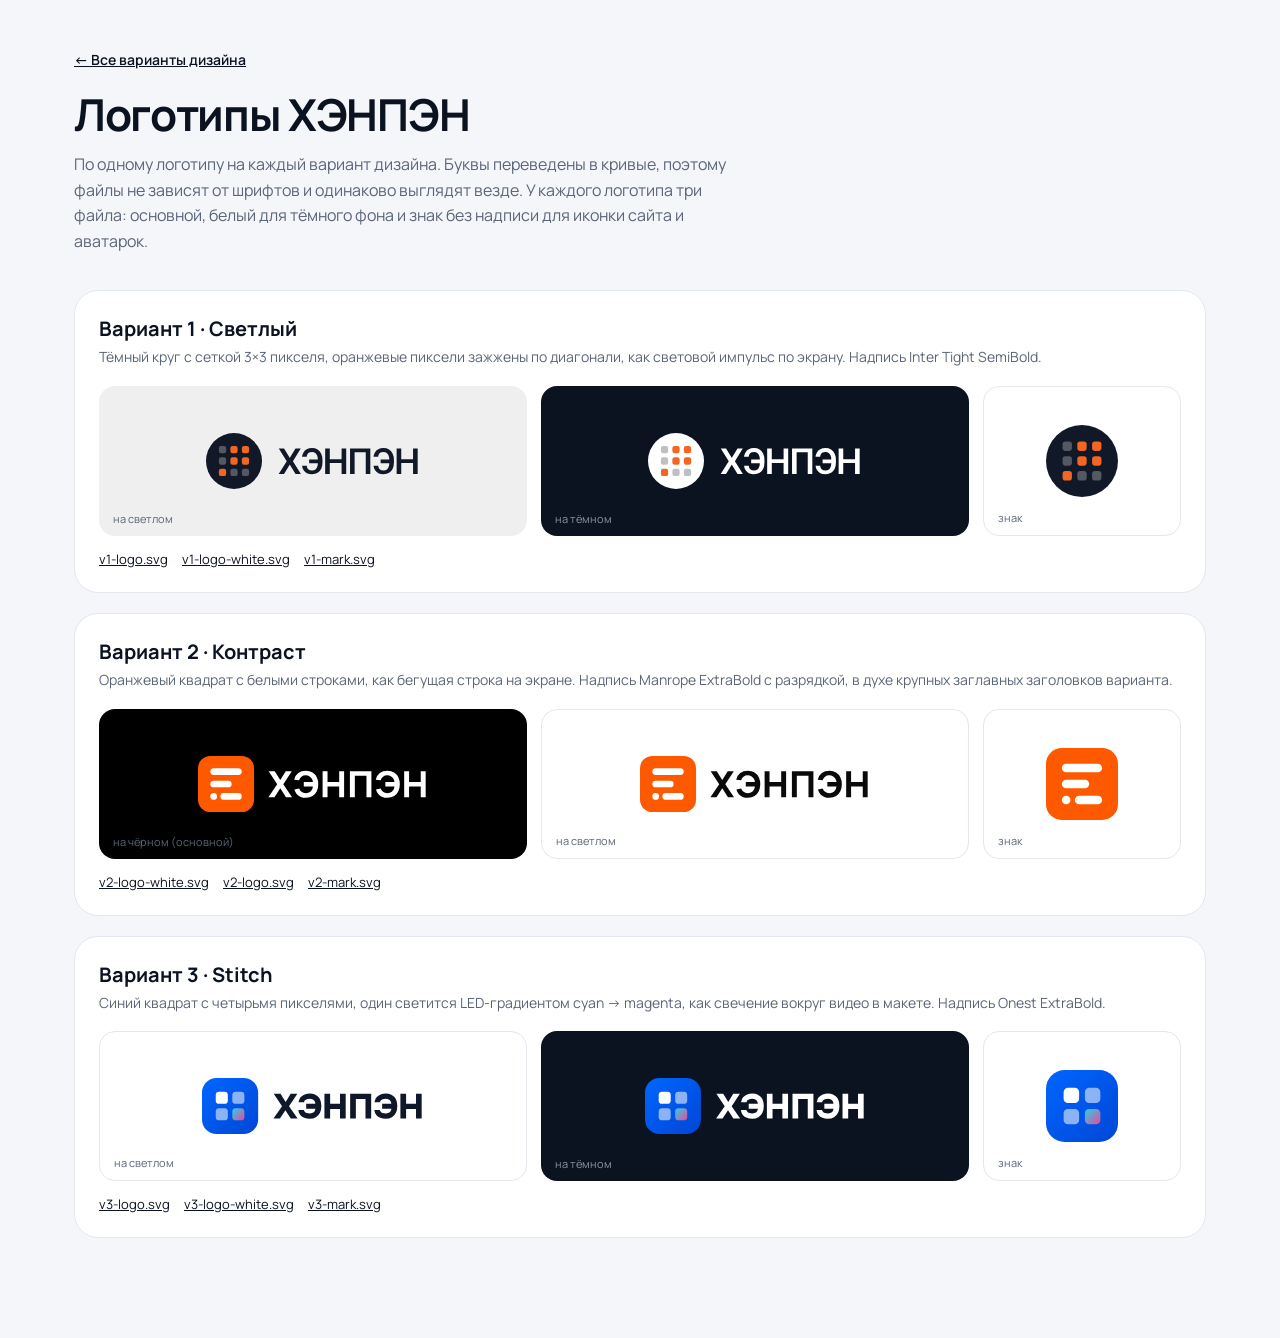
<file: design/logos/index.html>
<!DOCTYPE html>
<html lang="ru">
<head>
<meta charset="utf-8">
<meta name="viewport" content="width=device-width, initial-scale=1">
<title>Логотипы ХЭНПЭН: три варианта</title>
<meta name="robots" content="noindex">
<link rel="preconnect" href="https://fonts.googleapis.com">
<link rel="preconnect" href="https://fonts.gstatic.com" crossorigin>
<link href="https://fonts.googleapis.com/css2?family=Manrope:wght@400;600;700&display=swap" rel="stylesheet">
<style>
  :root { --ink:#0B1220; --muted:#5B6577; --line:#E3E7EE; --bg:#F4F6FA; }
  * { box-sizing:border-box; }
  body { margin:0; font-family:Manrope,system-ui,sans-serif; color:var(--ink); background:var(--bg); }
  .wrap { max-width:1180px; margin:0 auto; padding:48px 24px 80px; }
  a.back { color:var(--ink); font-weight:600; font-size:14px; }
  h1 { font-size:clamp(28px,4vw,44px); letter-spacing:-.03em; margin:14px 0 8px; }
  .lead { color:var(--muted); margin:0 0 36px; line-height:1.6; max-width:680px; }
  .row { background:#fff; border:1px solid var(--line); border-radius:24px; padding:24px; margin-bottom:20px; }
  .row h2 { font-size:20px; margin:0 0 4px; }
  .row p { color:var(--muted); font-size:14px; margin:0 0 18px; line-height:1.55; }
  .tiles { display:grid; grid-template-columns:1.3fr 1.3fr .6fr; gap:14px; }
  .tile { border-radius:16px; min-height:150px; display:flex; align-items:center; justify-content:center; padding:24px; position:relative; }
  .tile img { max-width:100%; height:auto; }
  .tile.big img { height:56px; }
  .tile.mark img { width:72px; height:72px; }
  .tile small { position:absolute; left:14px; bottom:10px; font-size:11px; color:var(--muted); }
  .tile.dark small { color:#8b93a3; }
  .light { background:#fff; border:1px solid var(--line); }
  .gray { background:#EFEFEF; }
  .dark { background:#0B1220; }
  .black { background:#000; }
  .files { margin-top:14px; font-size:13px; color:var(--muted); display:flex; gap:14px; flex-wrap:wrap; }
  .files a { color:var(--ink); }
  @media (max-width:860px) { .tiles { grid-template-columns:1fr; } }
</style>
</head>
<body>
<div class="wrap">
  <a class="back" href="../">← Все варианты дизайна</a>
  <h1>Логотипы ХЭНПЭН</h1>
  <p class="lead">По одному логотипу на каждый вариант дизайна. Буквы переведены в кривые, поэтому файлы не зависят от шрифтов и одинаково выглядят везде. У каждого логотипа три файла: основной, белый для тёмного фона и знак без надписи для иконки сайта и аватарок.</p>

  <div class="row">
    <h2>Вариант 1 · Светлый</h2>
    <p>Тёмный круг с сеткой 3×3 пикселя, оранжевые пиксели зажжены по диагонали, как световой импульс по экрану. Надпись Inter Tight SemiBold.</p>
    <div class="tiles">
      <div class="tile big gray"><img src="v1-logo.svg" alt="ХЭНПЭН"><small>на светлом</small></div>
      <div class="tile big dark"><img src="v1-logo-white.svg" alt="ХЭНПЭН"><small>на тёмном</small></div>
      <div class="tile mark light"><img src="v1-mark.svg" alt="Знак ХЭНПЭН"><small>знак</small></div>
    </div>
    <div class="files"><a href="v1-logo.svg">v1-logo.svg</a><a href="v1-logo-white.svg">v1-logo-white.svg</a><a href="v1-mark.svg">v1-mark.svg</a></div>
  </div>

  <div class="row">
    <h2>Вариант 2 · Контраст</h2>
    <p>Оранжевый квадрат с белыми строками, как бегущая строка на экране. Надпись Manrope ExtraBold с разрядкой, в духе крупных заглавных заголовков варианта.</p>
    <div class="tiles">
      <div class="tile big black"><img src="v2-logo-white.svg" alt="ХЭНПЭН"><small>на чёрном (основной)</small></div>
      <div class="tile big light"><img src="v2-logo.svg" alt="ХЭНПЭН"><small>на светлом</small></div>
      <div class="tile mark light"><img src="v2-mark.svg" alt="Знак ХЭНПЭН"><small>знак</small></div>
    </div>
    <div class="files"><a href="v2-logo-white.svg">v2-logo-white.svg</a><a href="v2-logo.svg">v2-logo.svg</a><a href="v2-mark.svg">v2-mark.svg</a></div>
  </div>

  <div class="row">
    <h2>Вариант 3 · Stitch</h2>
    <p>Синий квадрат с четырьмя пикселями, один светится LED-градиентом cyan → magenta, как свечение вокруг видео в макете. Надпись Onest ExtraBold.</p>
    <div class="tiles">
      <div class="tile big light"><img src="v3-logo.svg" alt="ХЭНПЭН"><small>на светлом</small></div>
      <div class="tile big dark"><img src="v3-logo-white.svg" alt="ХЭНПЭН"><small>на тёмном</small></div>
      <div class="tile mark light"><img src="v3-mark.svg" alt="Знак ХЭНПЭН"><small>знак</small></div>
    </div>
    <div class="files"><a href="v3-logo.svg">v3-logo.svg</a><a href="v3-logo-white.svg">v3-logo-white.svg</a><a href="v3-mark.svg">v3-mark.svg</a></div>
  </div>
</div>
</body>
</html>
</file>
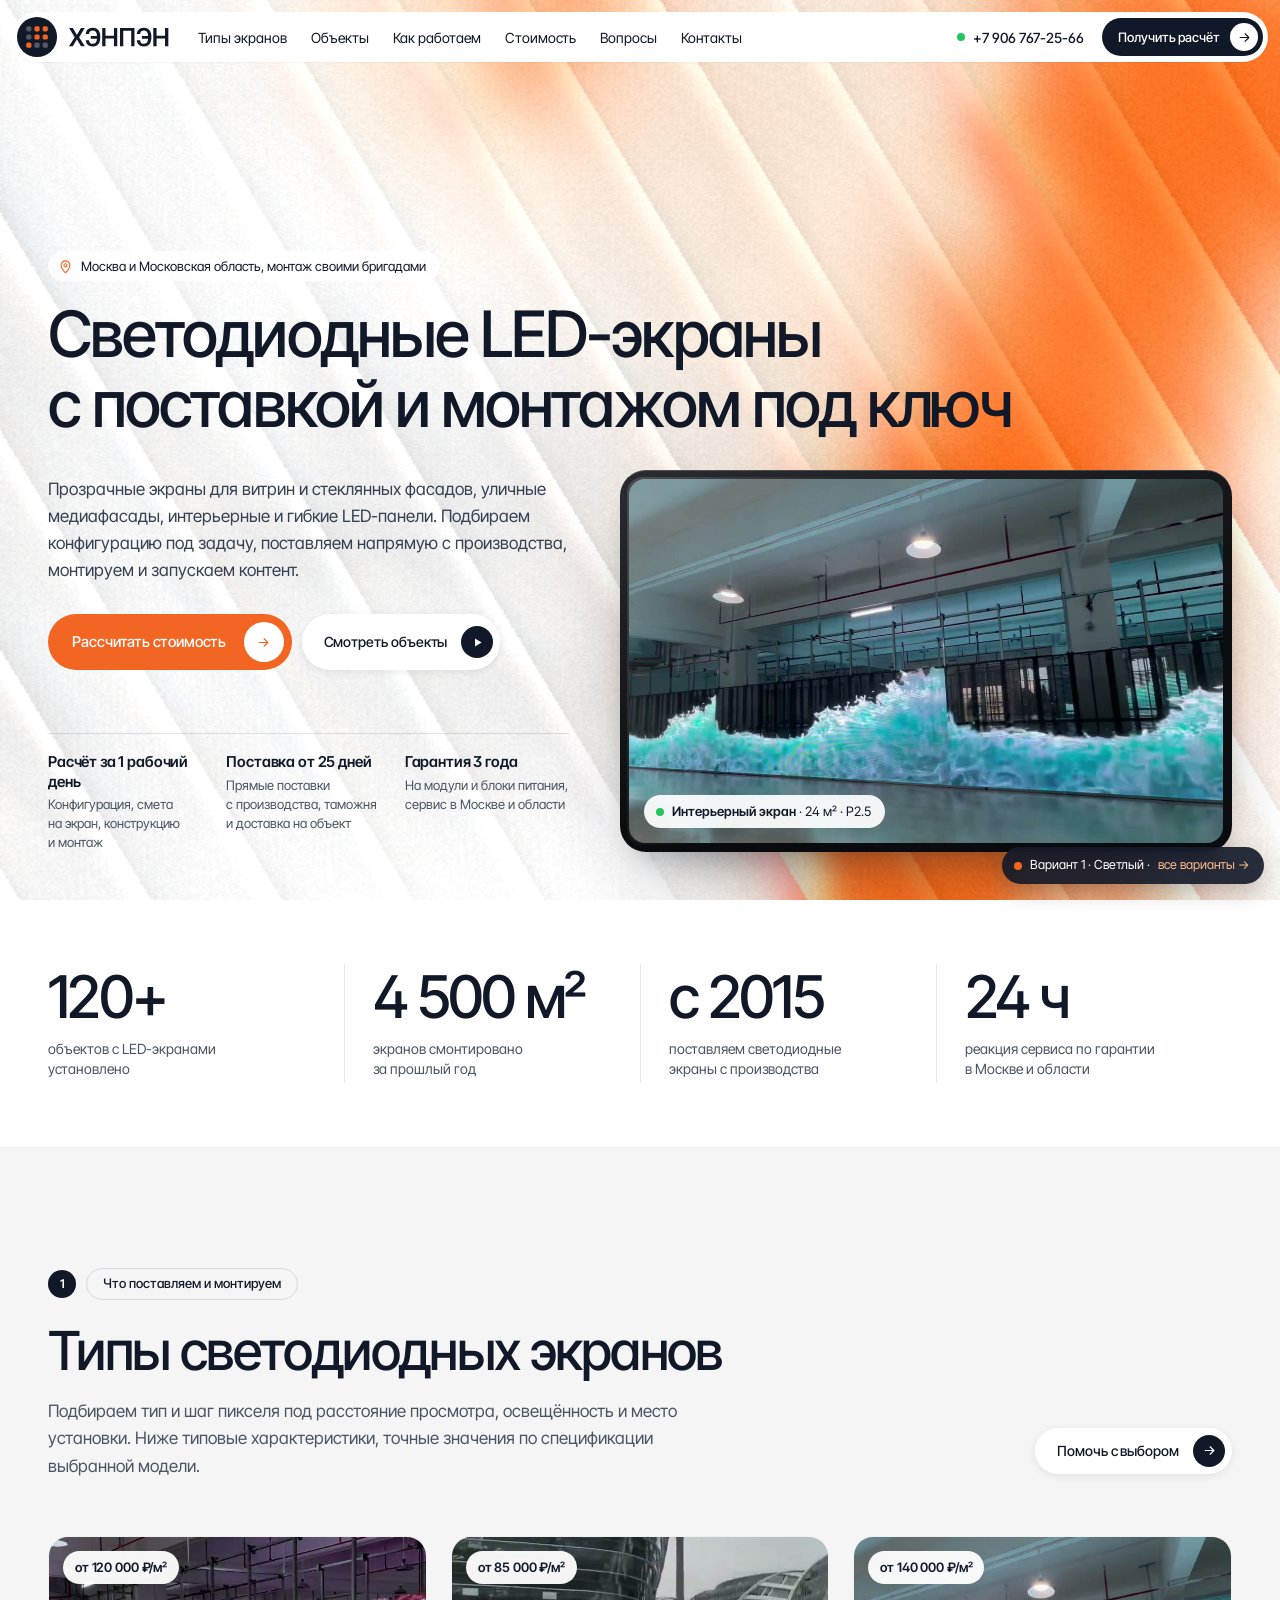
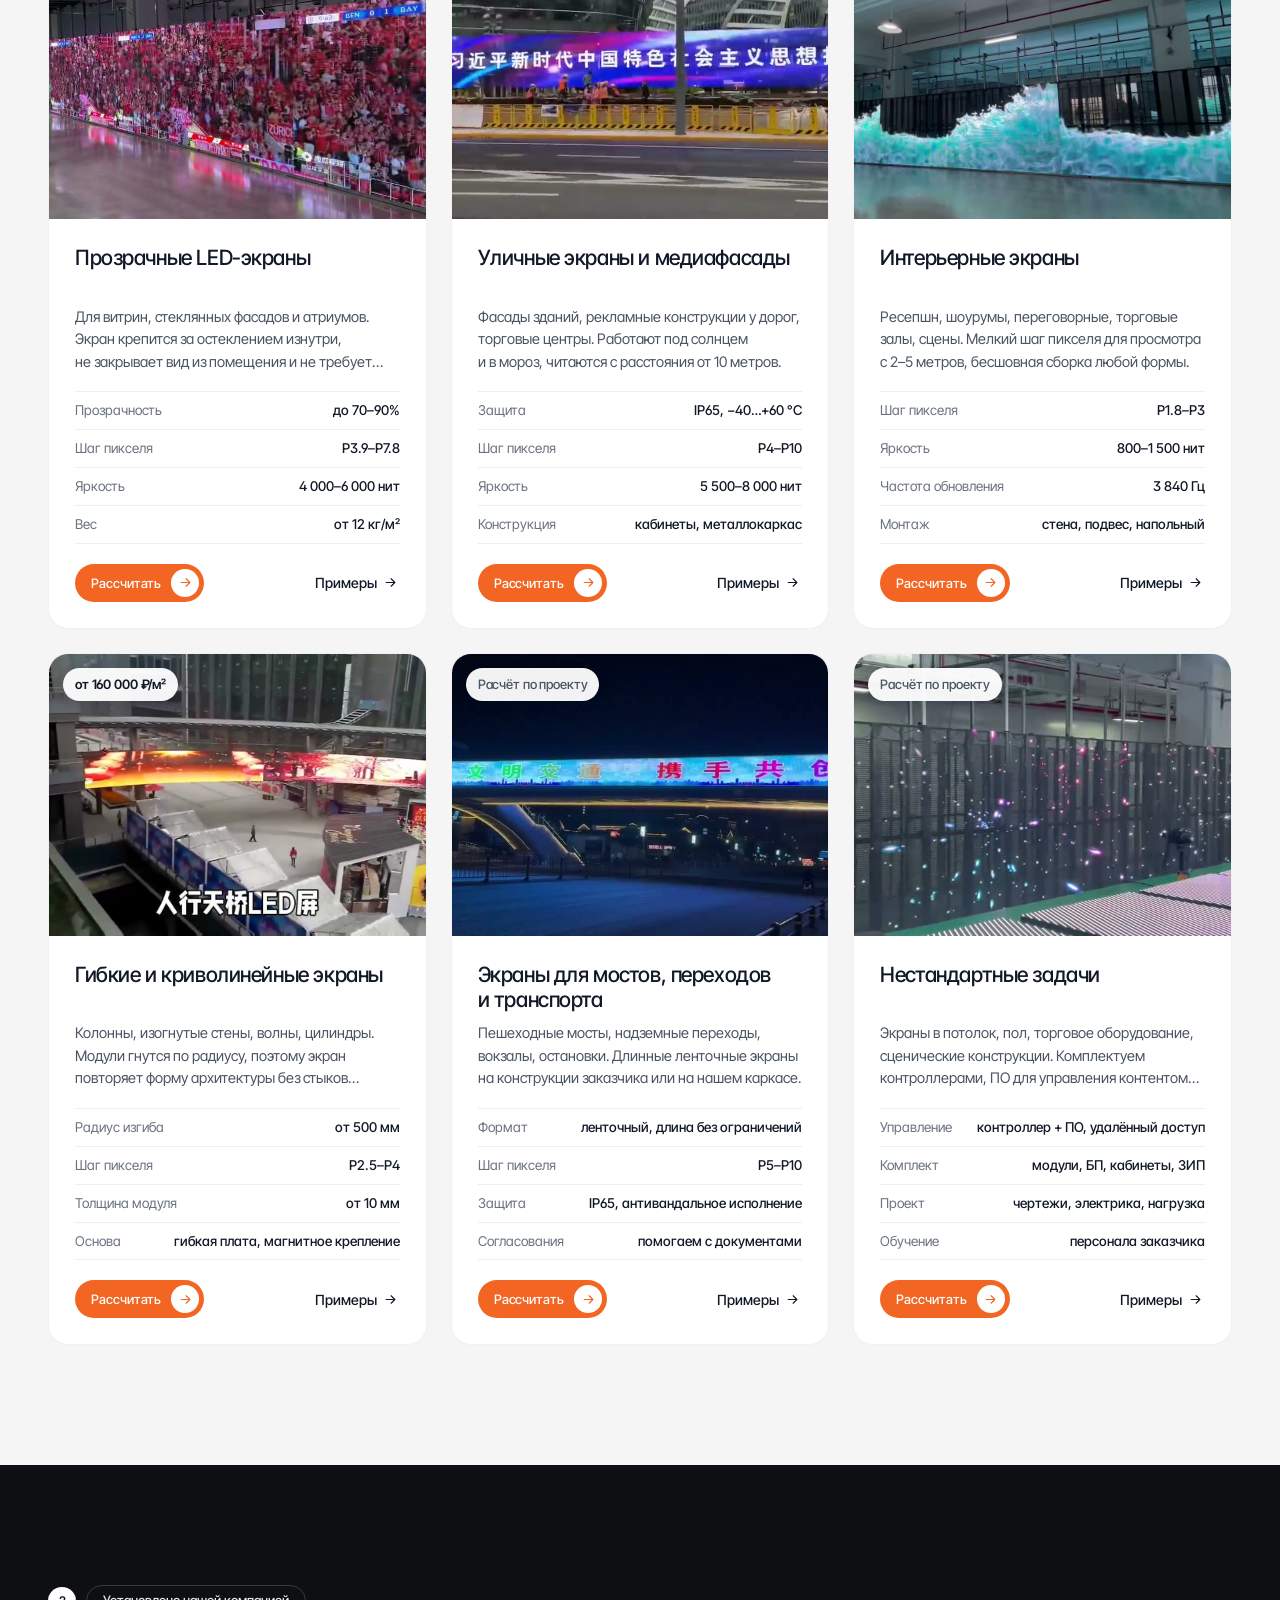
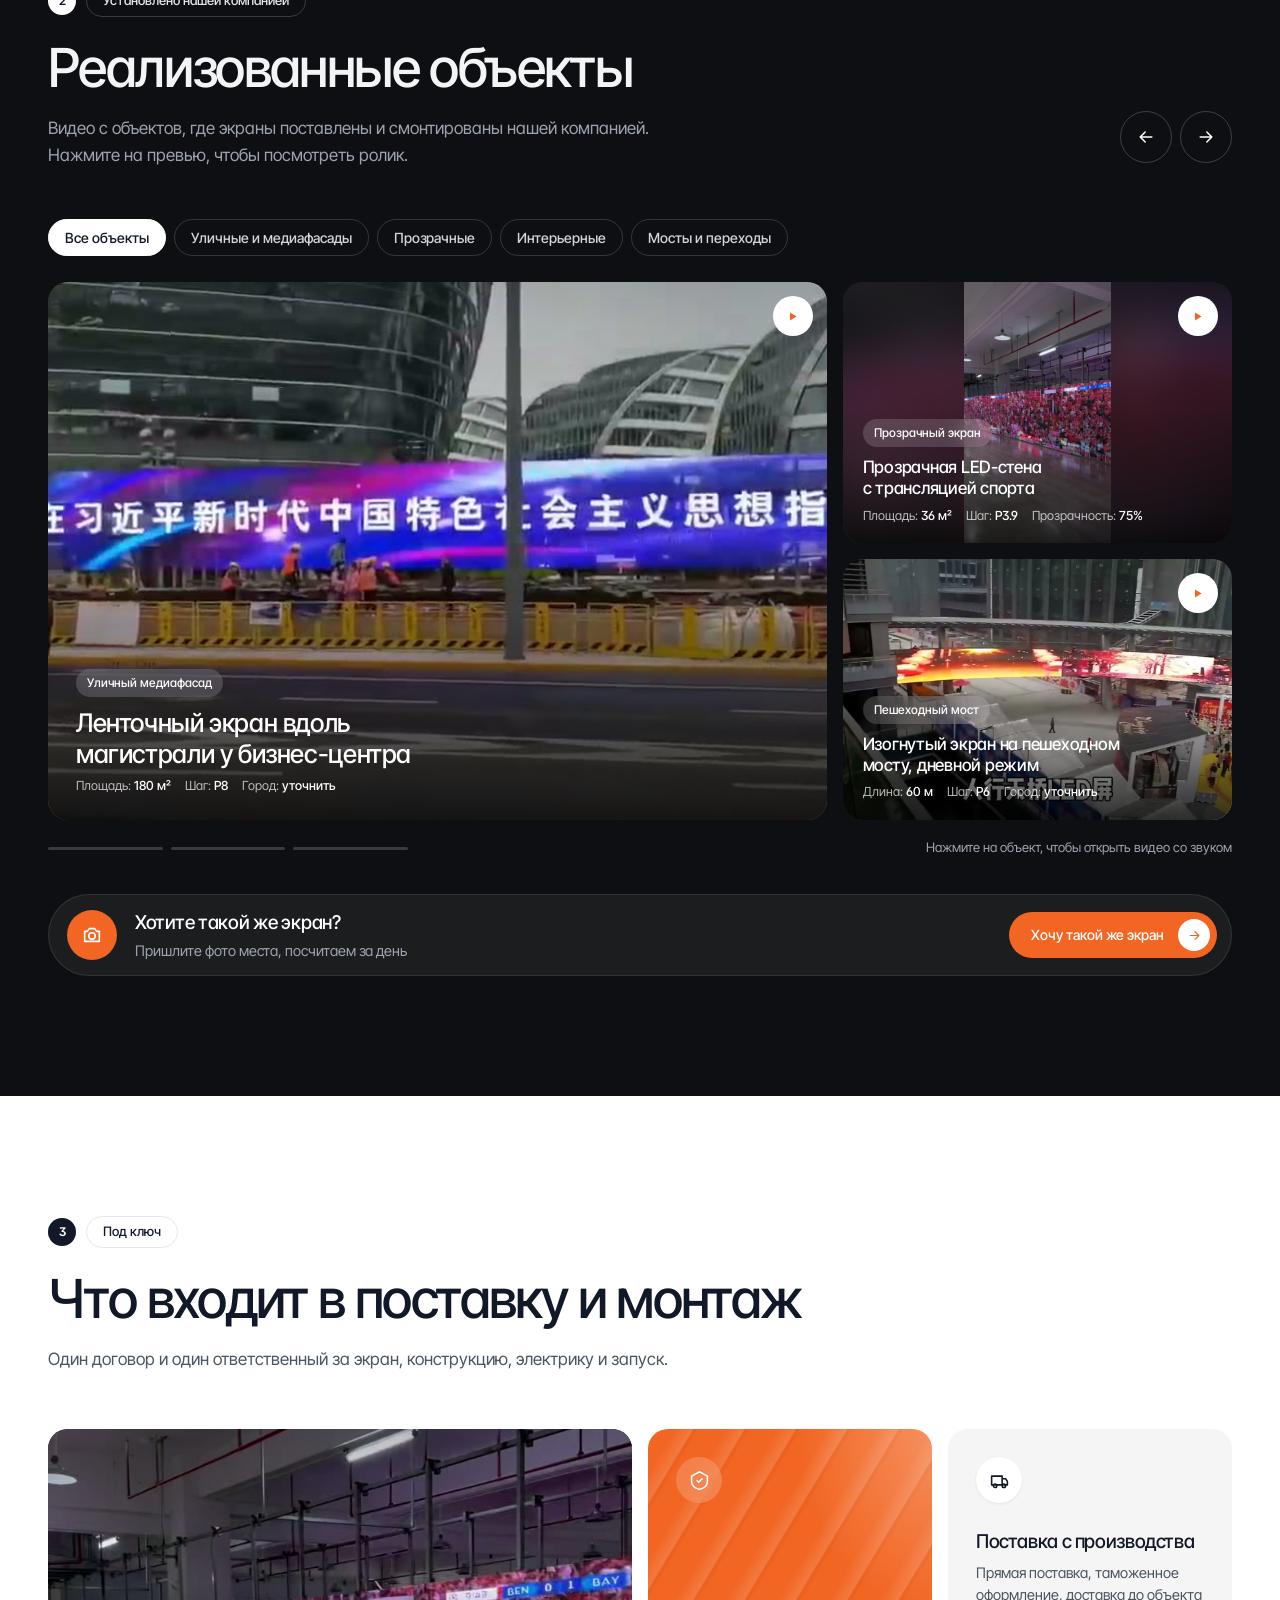
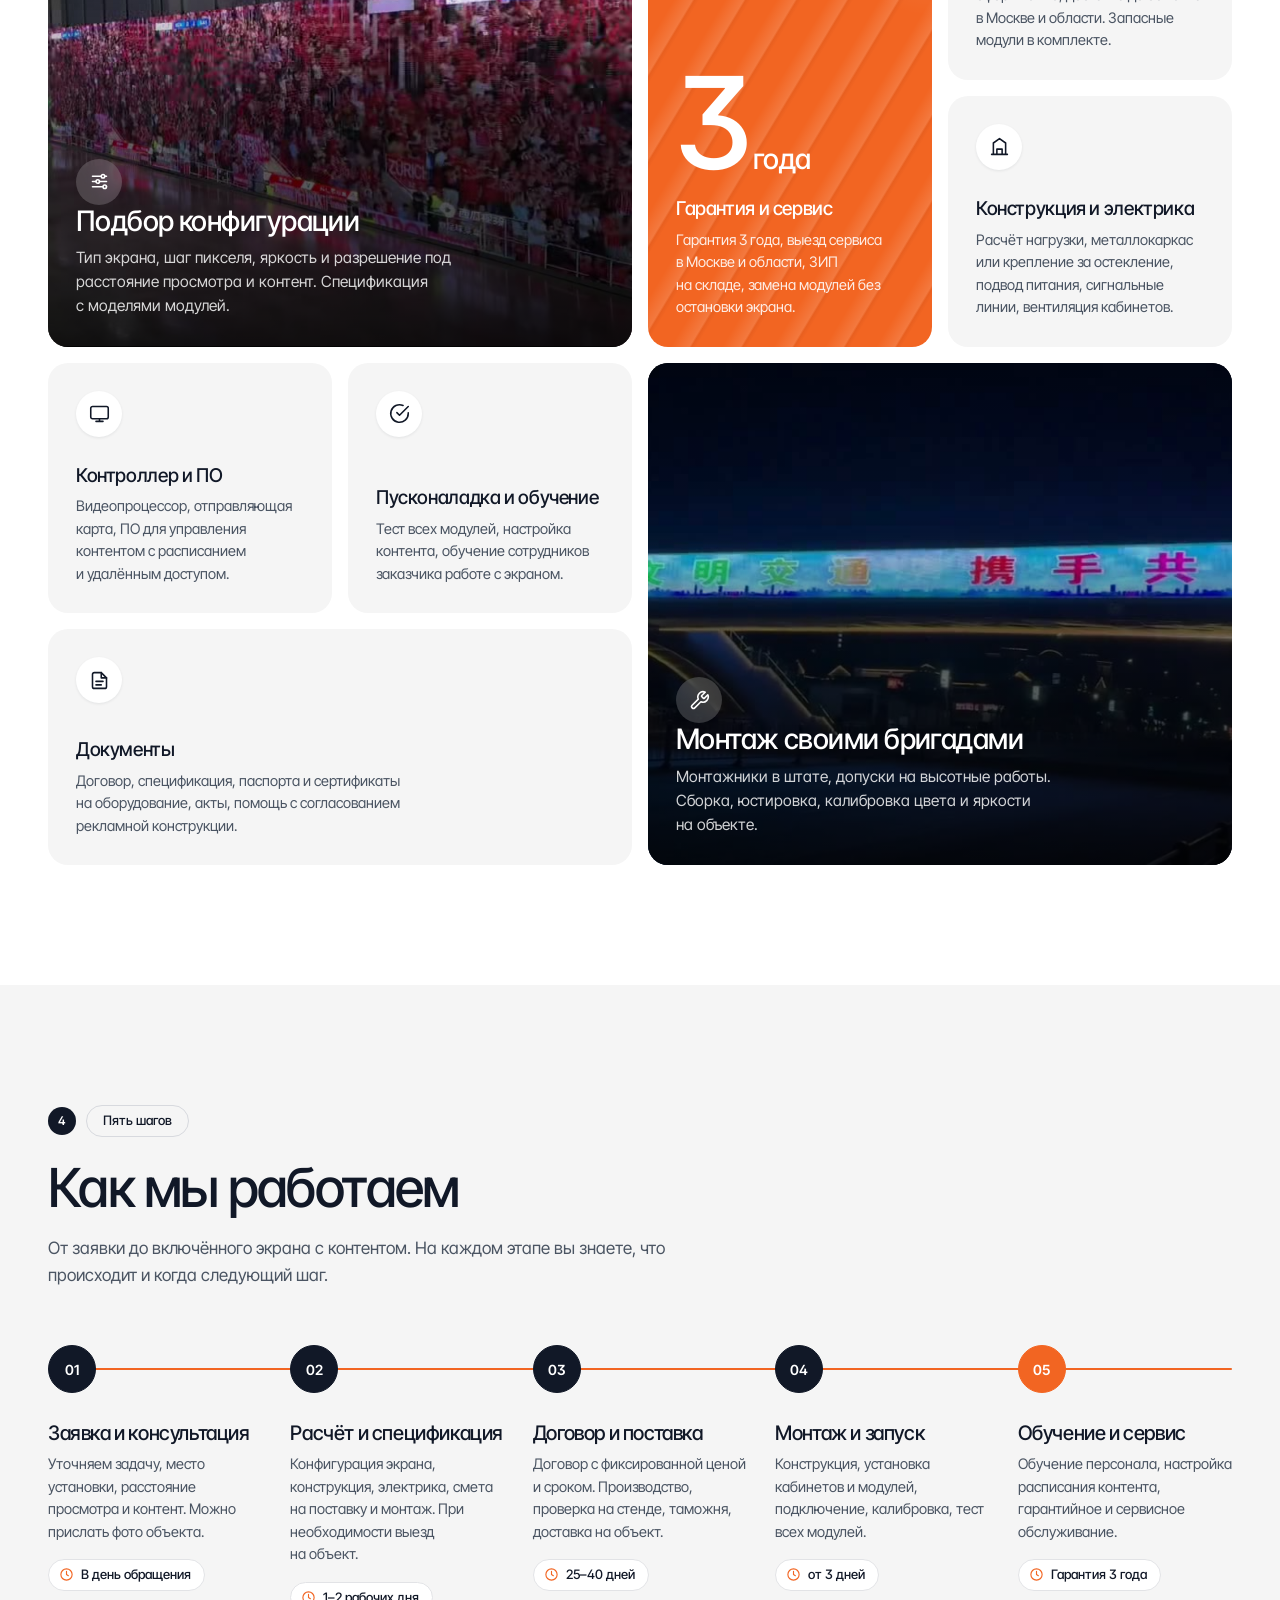
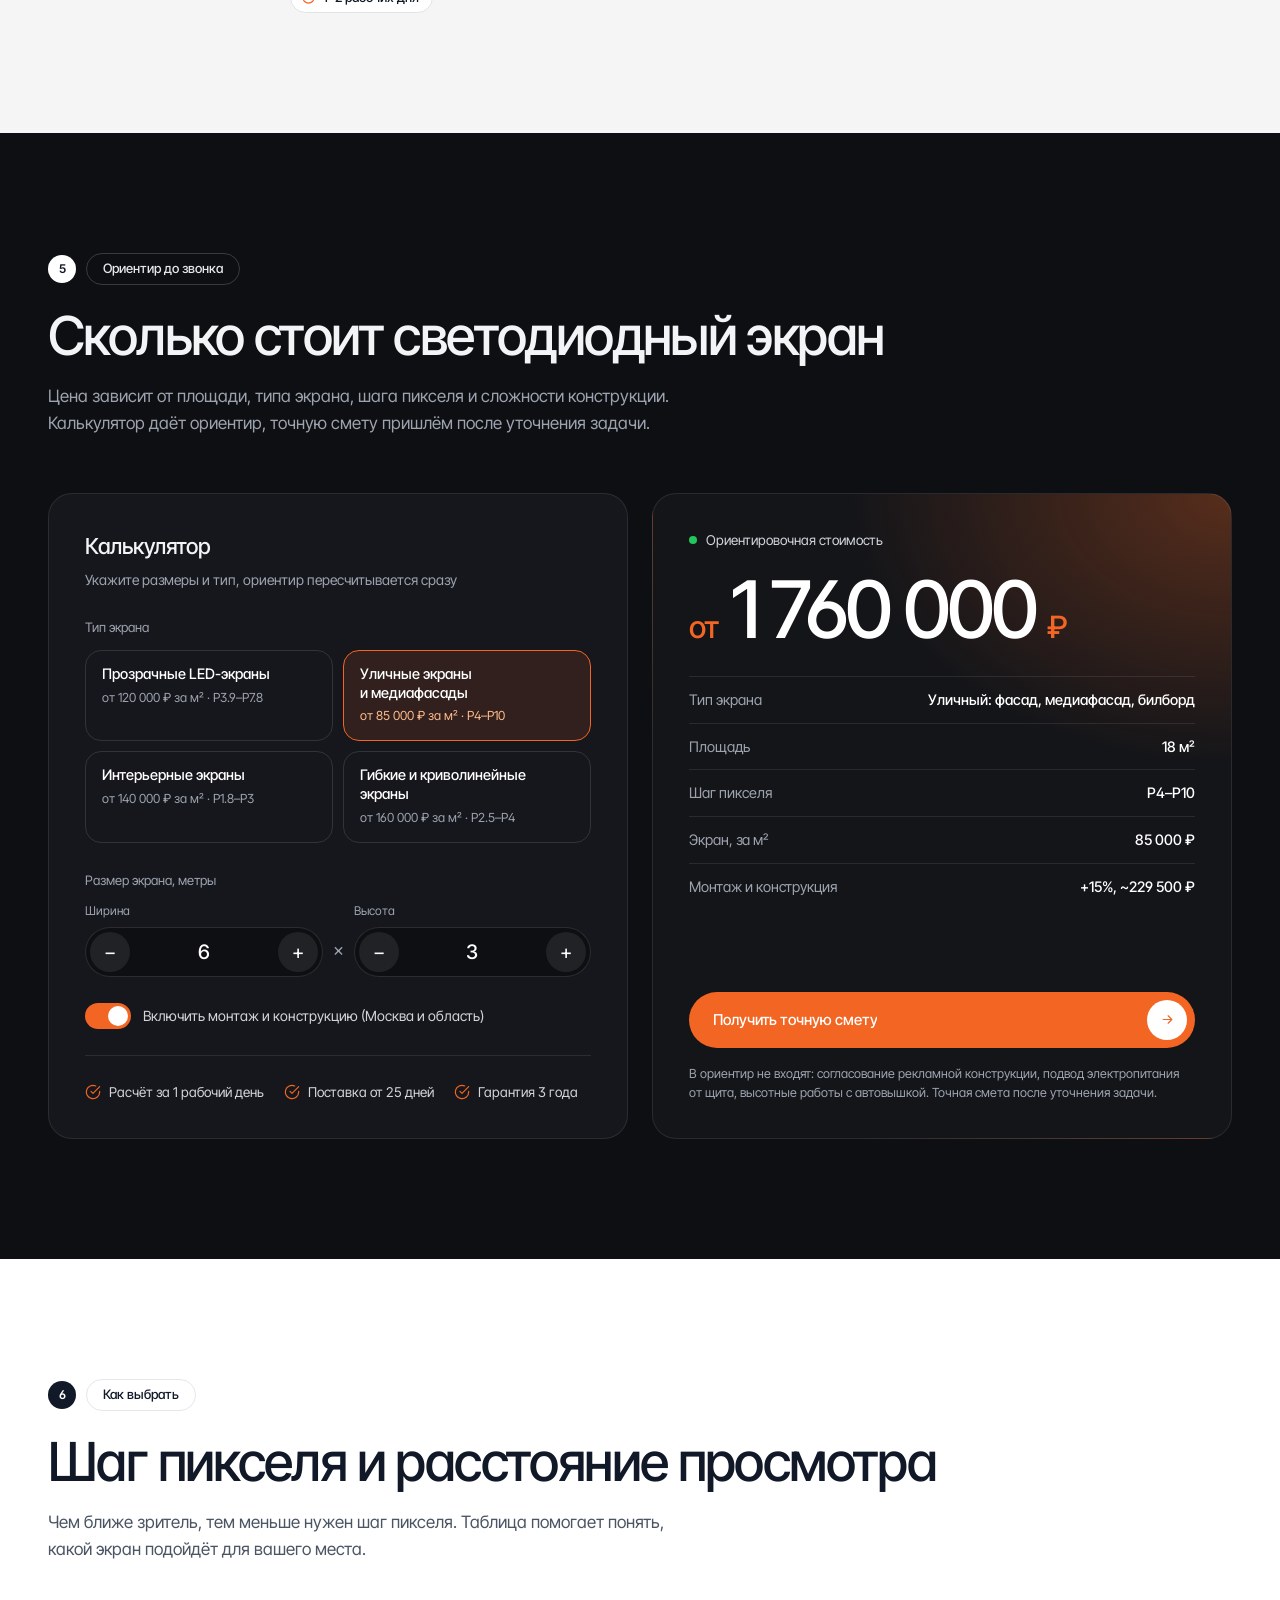
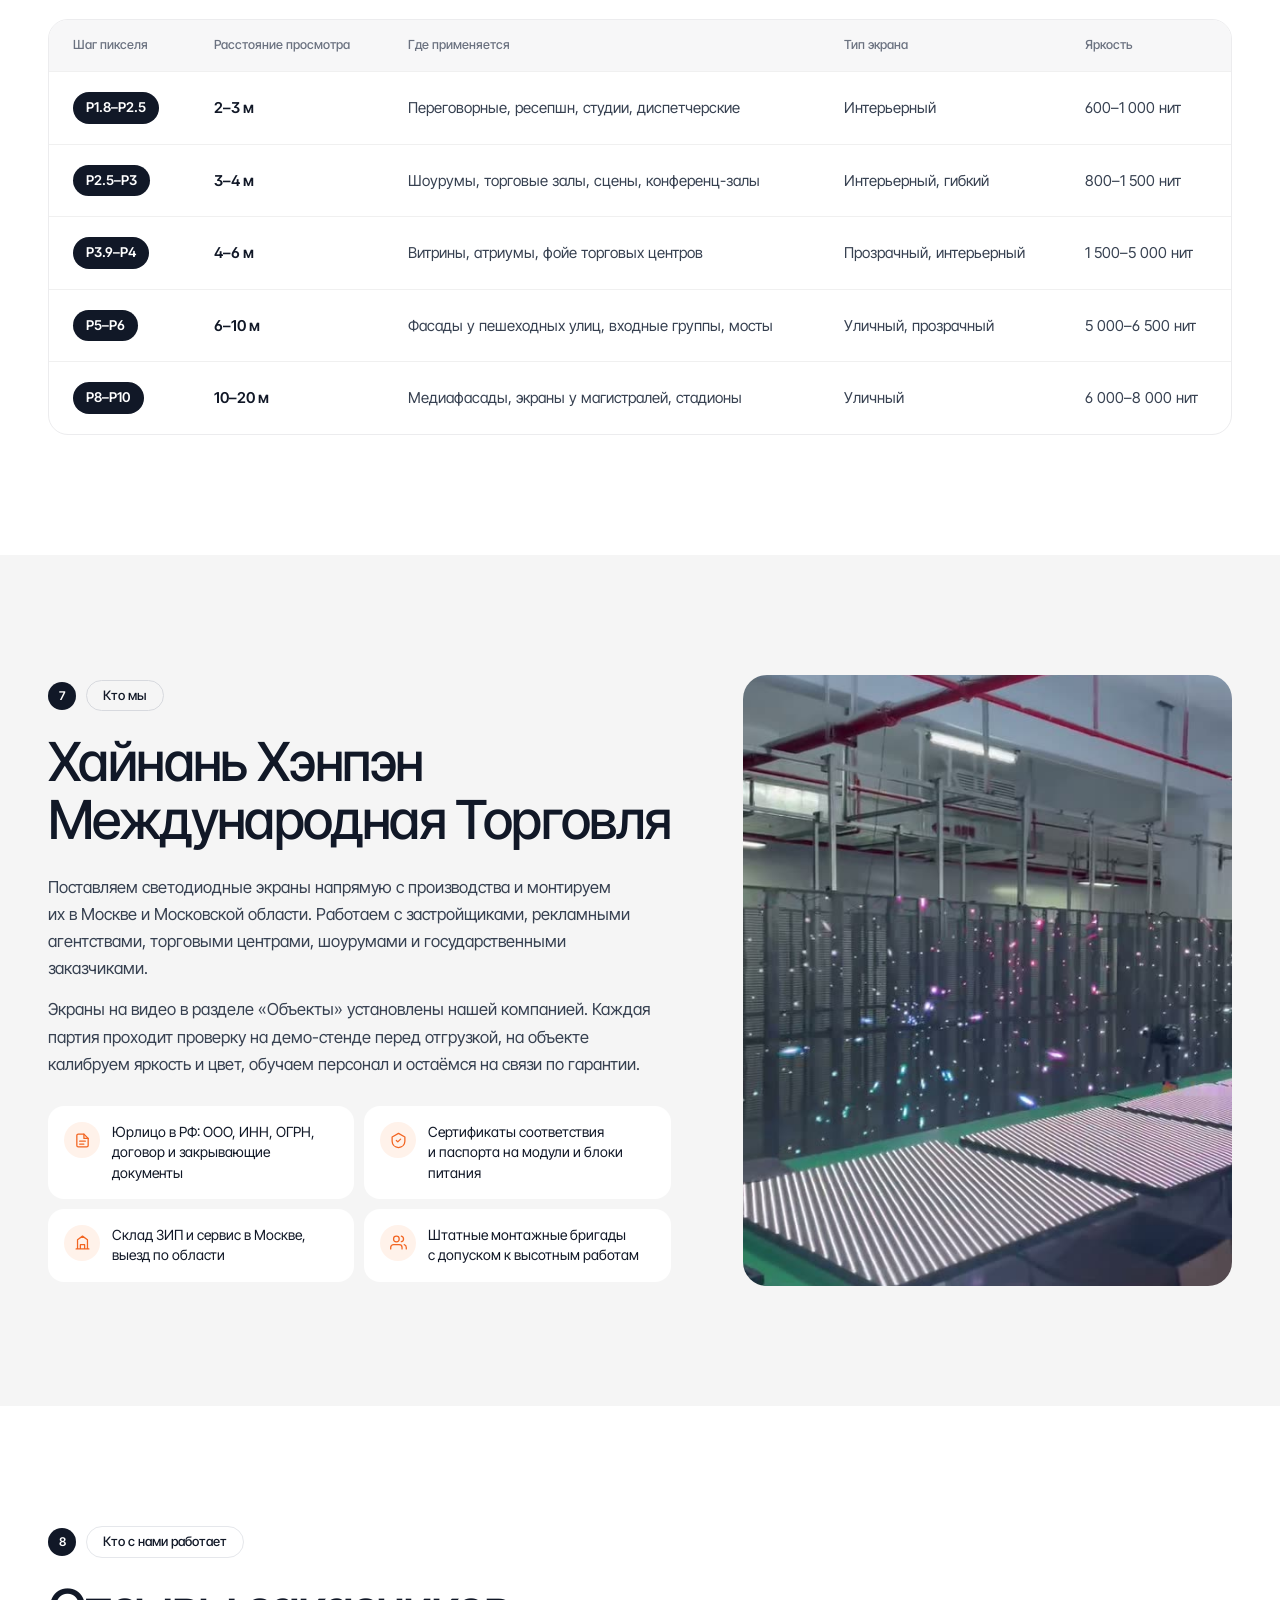
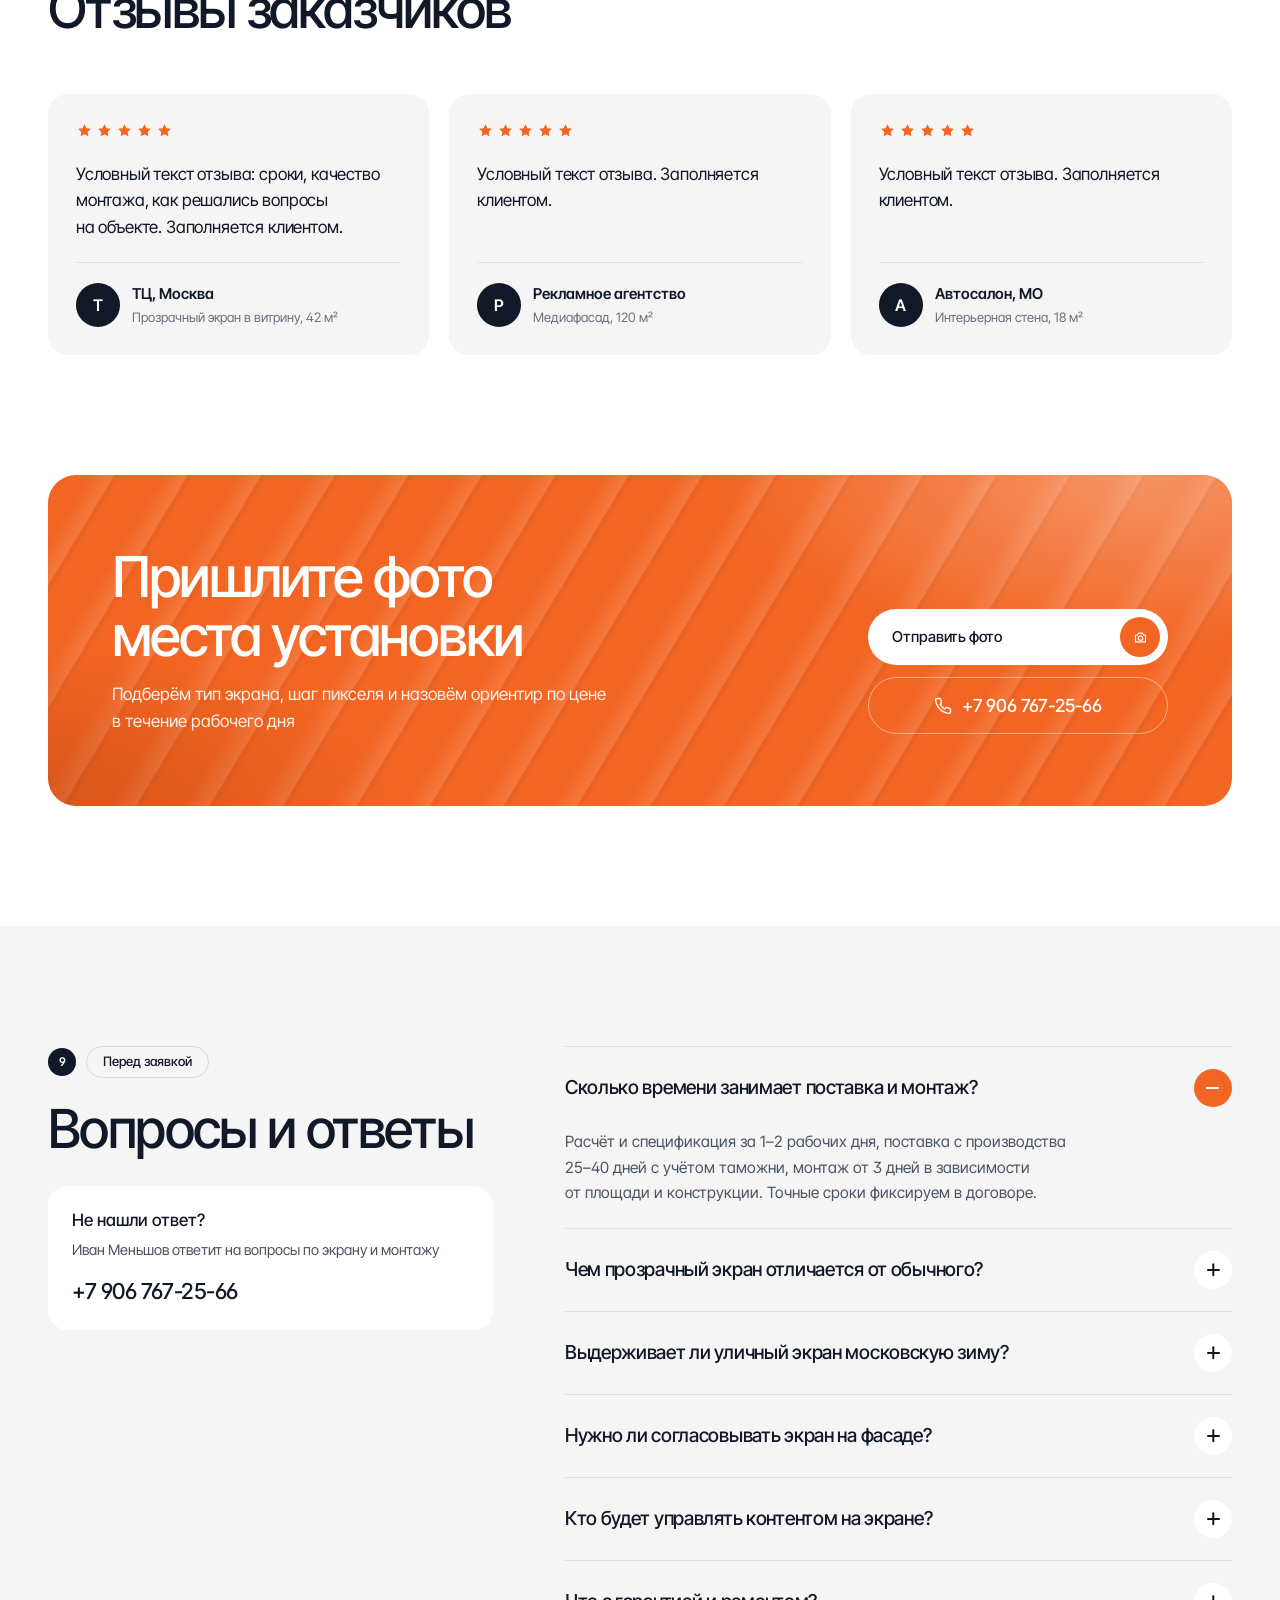
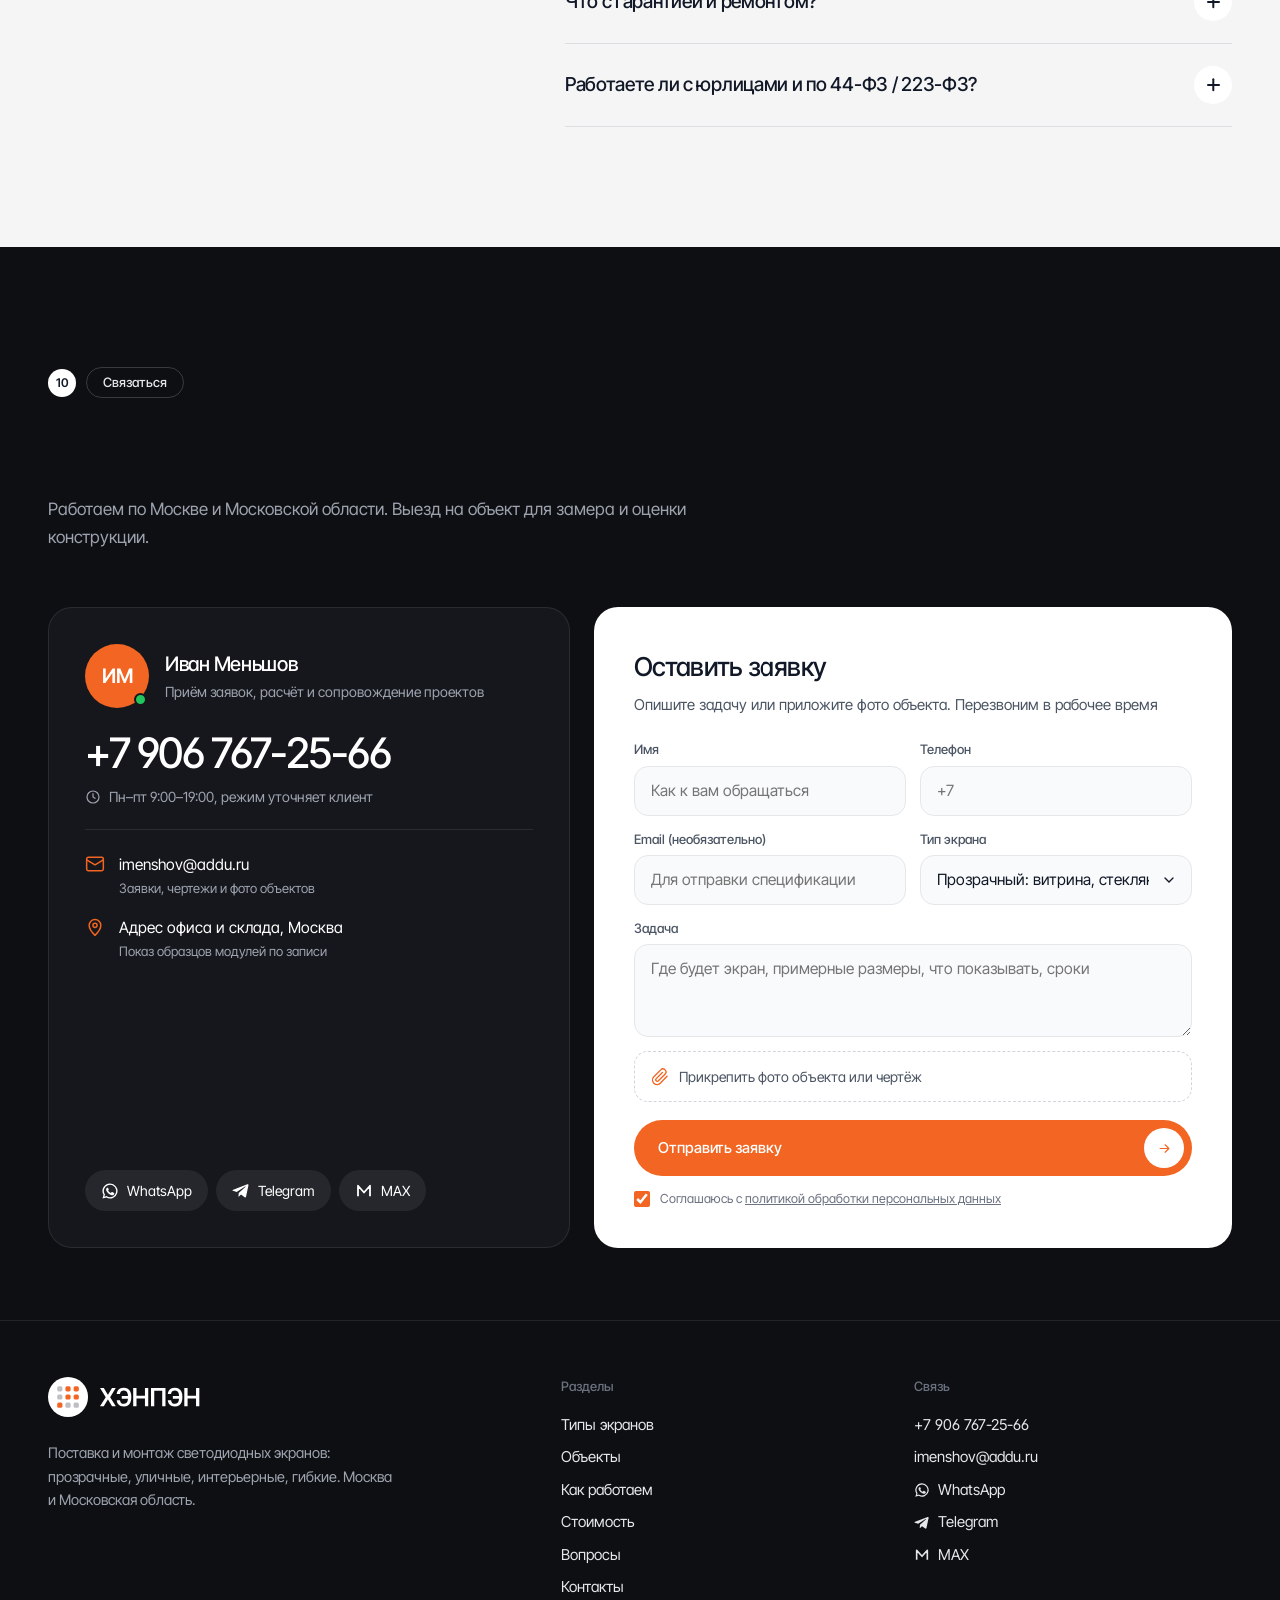
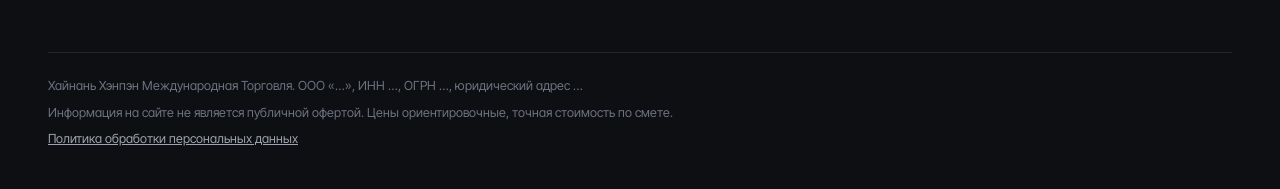
<file: design/v1/index.html>
<!DOCTYPE html>
<html lang="ru">
<head>
<meta charset="utf-8">
<meta name="viewport" content="width=device-width, initial-scale=1, viewport-fit=cover">
<title>Светодиодные LED-экраны с поставкой и монтажом в Москве и Московской области</title>
<meta name="description" content="Поставка и монтаж светодиодных экранов под ключ: прозрачные, уличные, интерьерные, гибкие. Москва и Московская область.">
<meta name="robots" content="noindex">
<meta name="theme-color" content="#EFEFEF">
<link rel="preconnect" href="https://fonts.googleapis.com">
<link rel="preconnect" href="https://fonts.gstatic.com" crossorigin>
<link href="https://fonts.googleapis.com/css2?family=Inter+Tight:wght@400;500;600;700&display=swap" rel="stylesheet">
<link rel="icon" type="image/svg+xml" href="../logos/v1-mark.svg">
<link rel="stylesheet" href="styles.css?v=3">
</head>
<body>
<div id="app"></div>
<noscript><div style="padding:80px 24px;font-family:sans-serif">Для просмотра страницы включите JavaScript.</div></noscript>

<!-- Плашка варианта дизайна (не контент лендинга) -->
<div class="vpill" data-vpill>
  <button class="vpill__dot" type="button" data-vpill-toggle aria-label="Вариант дизайна">1</button>
  <a class="vpill__link" href="../"><i></i>Вариант 1 · Светлый · <span>все варианты →</span></a>
</div>

<script src="shader.js?v=1"></script>
<script src="app.js?v=2"></script>
<script src="render.js?v=3"></script>
</body>
</html>
</file>
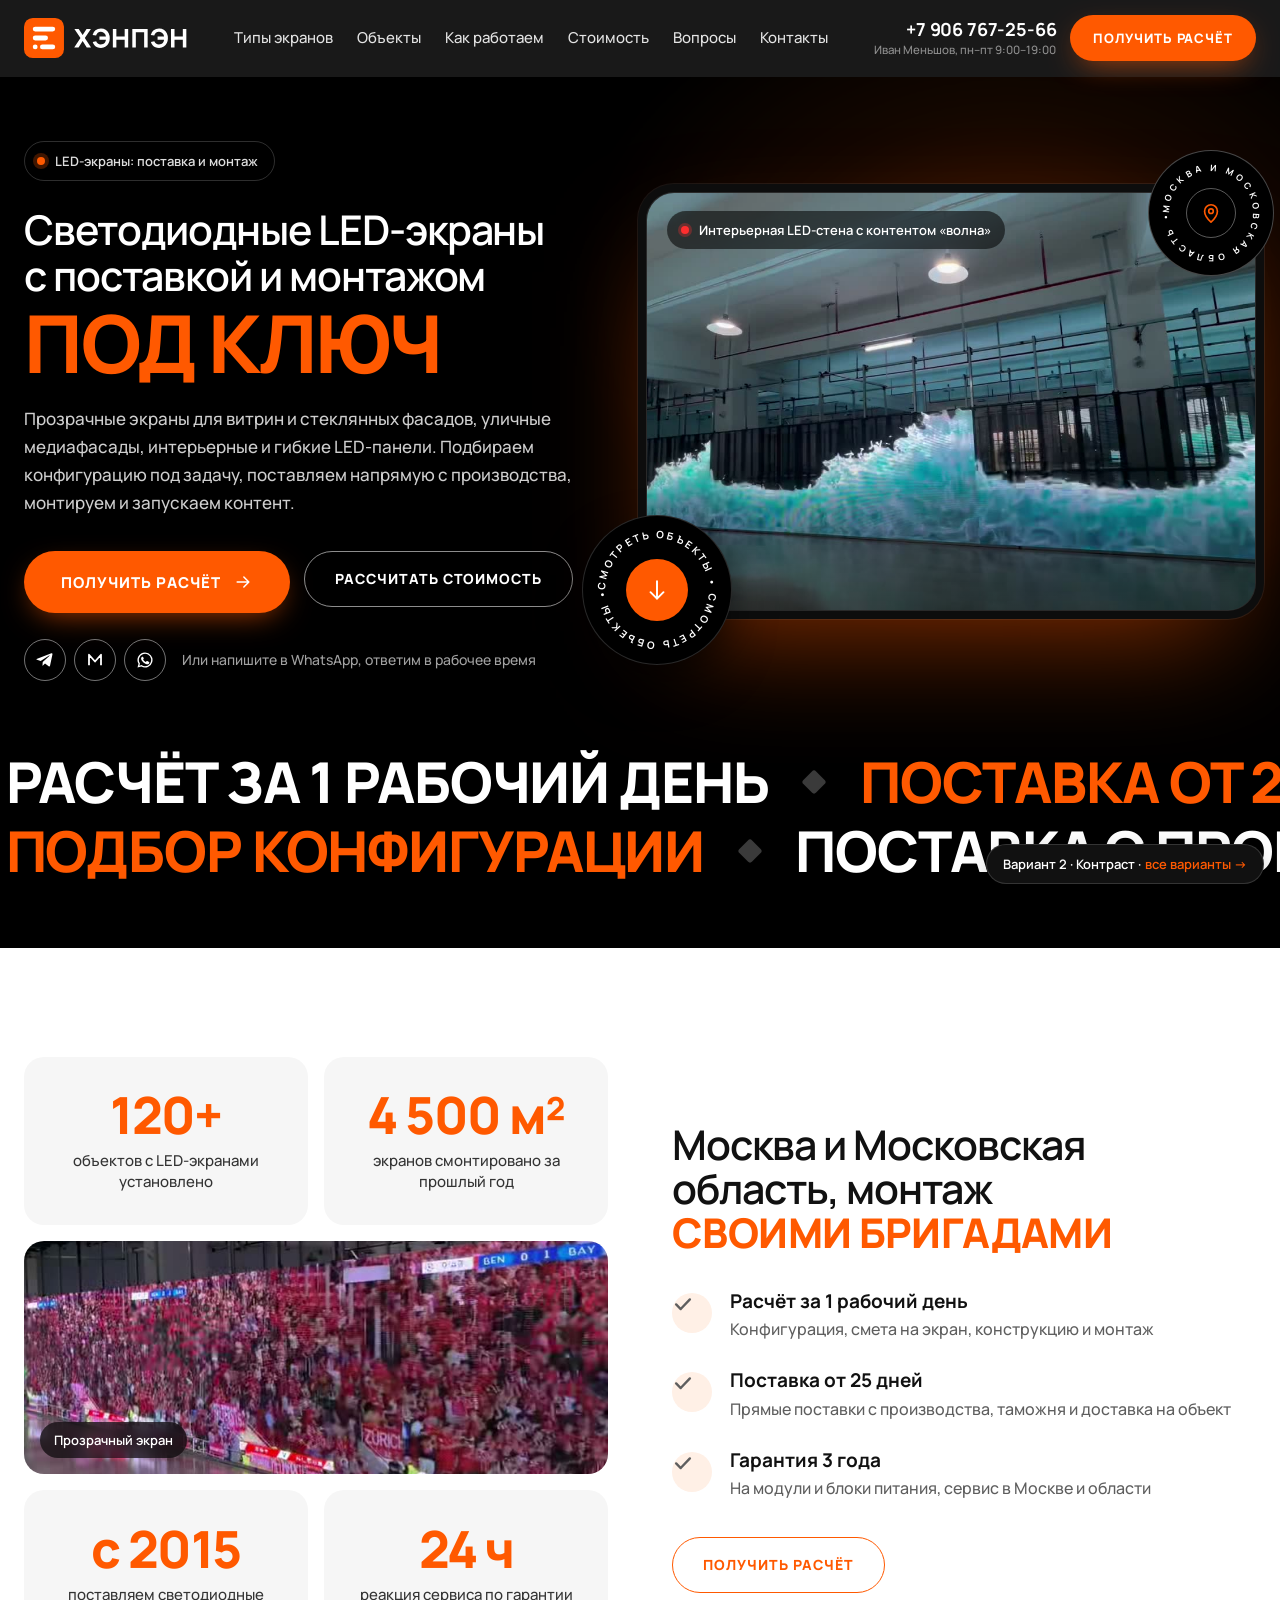
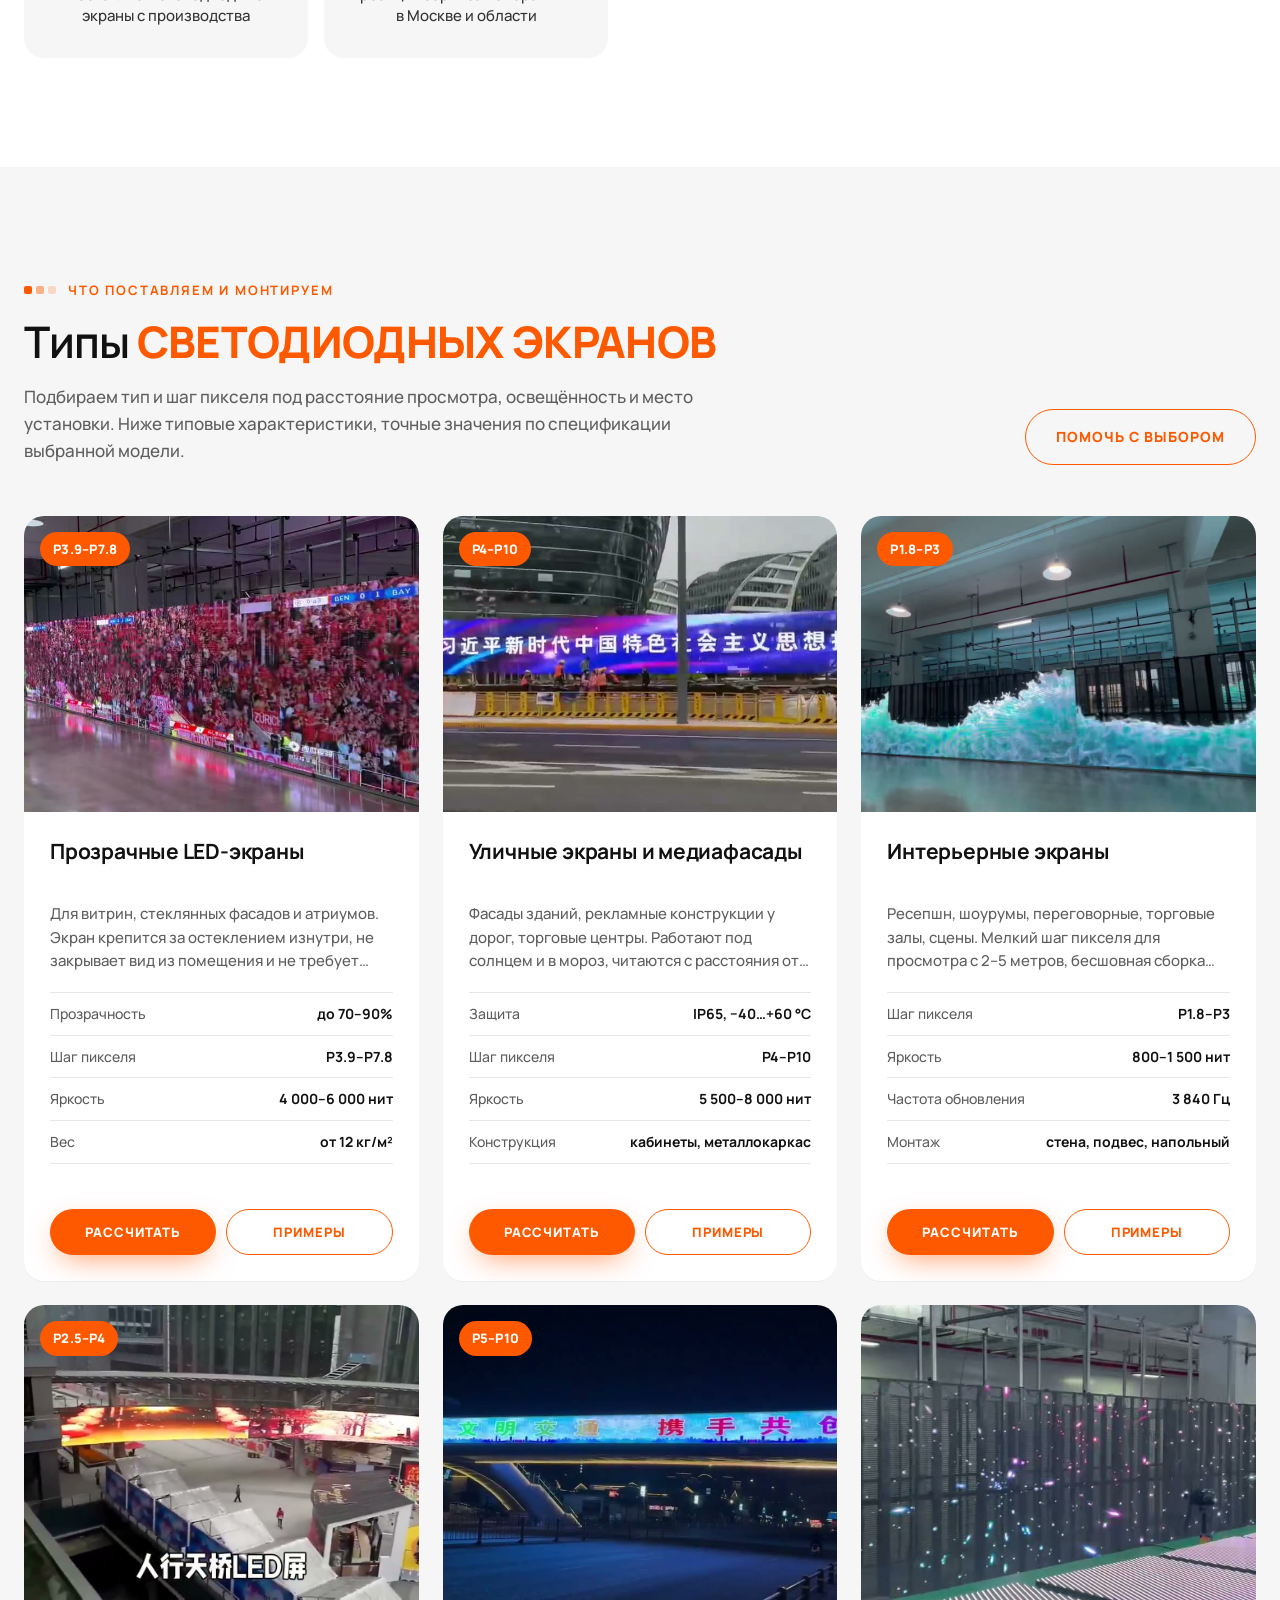
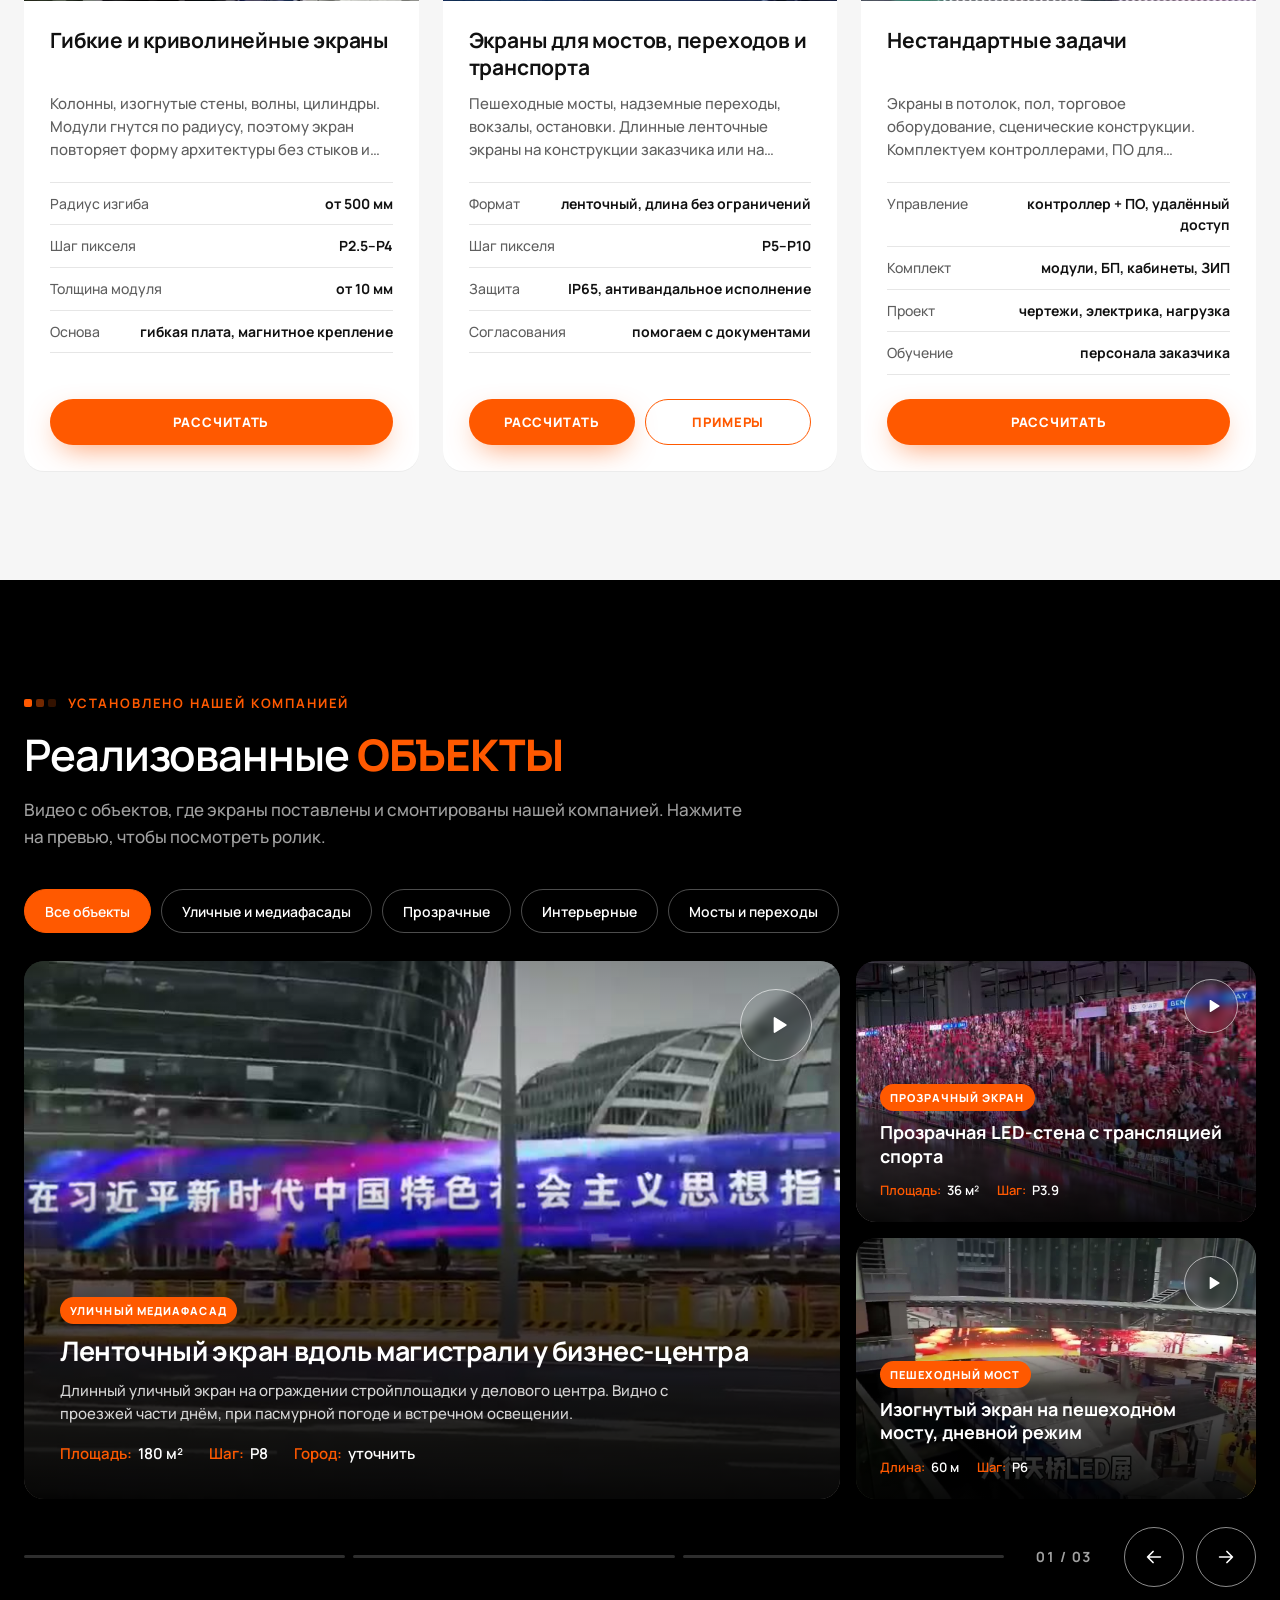
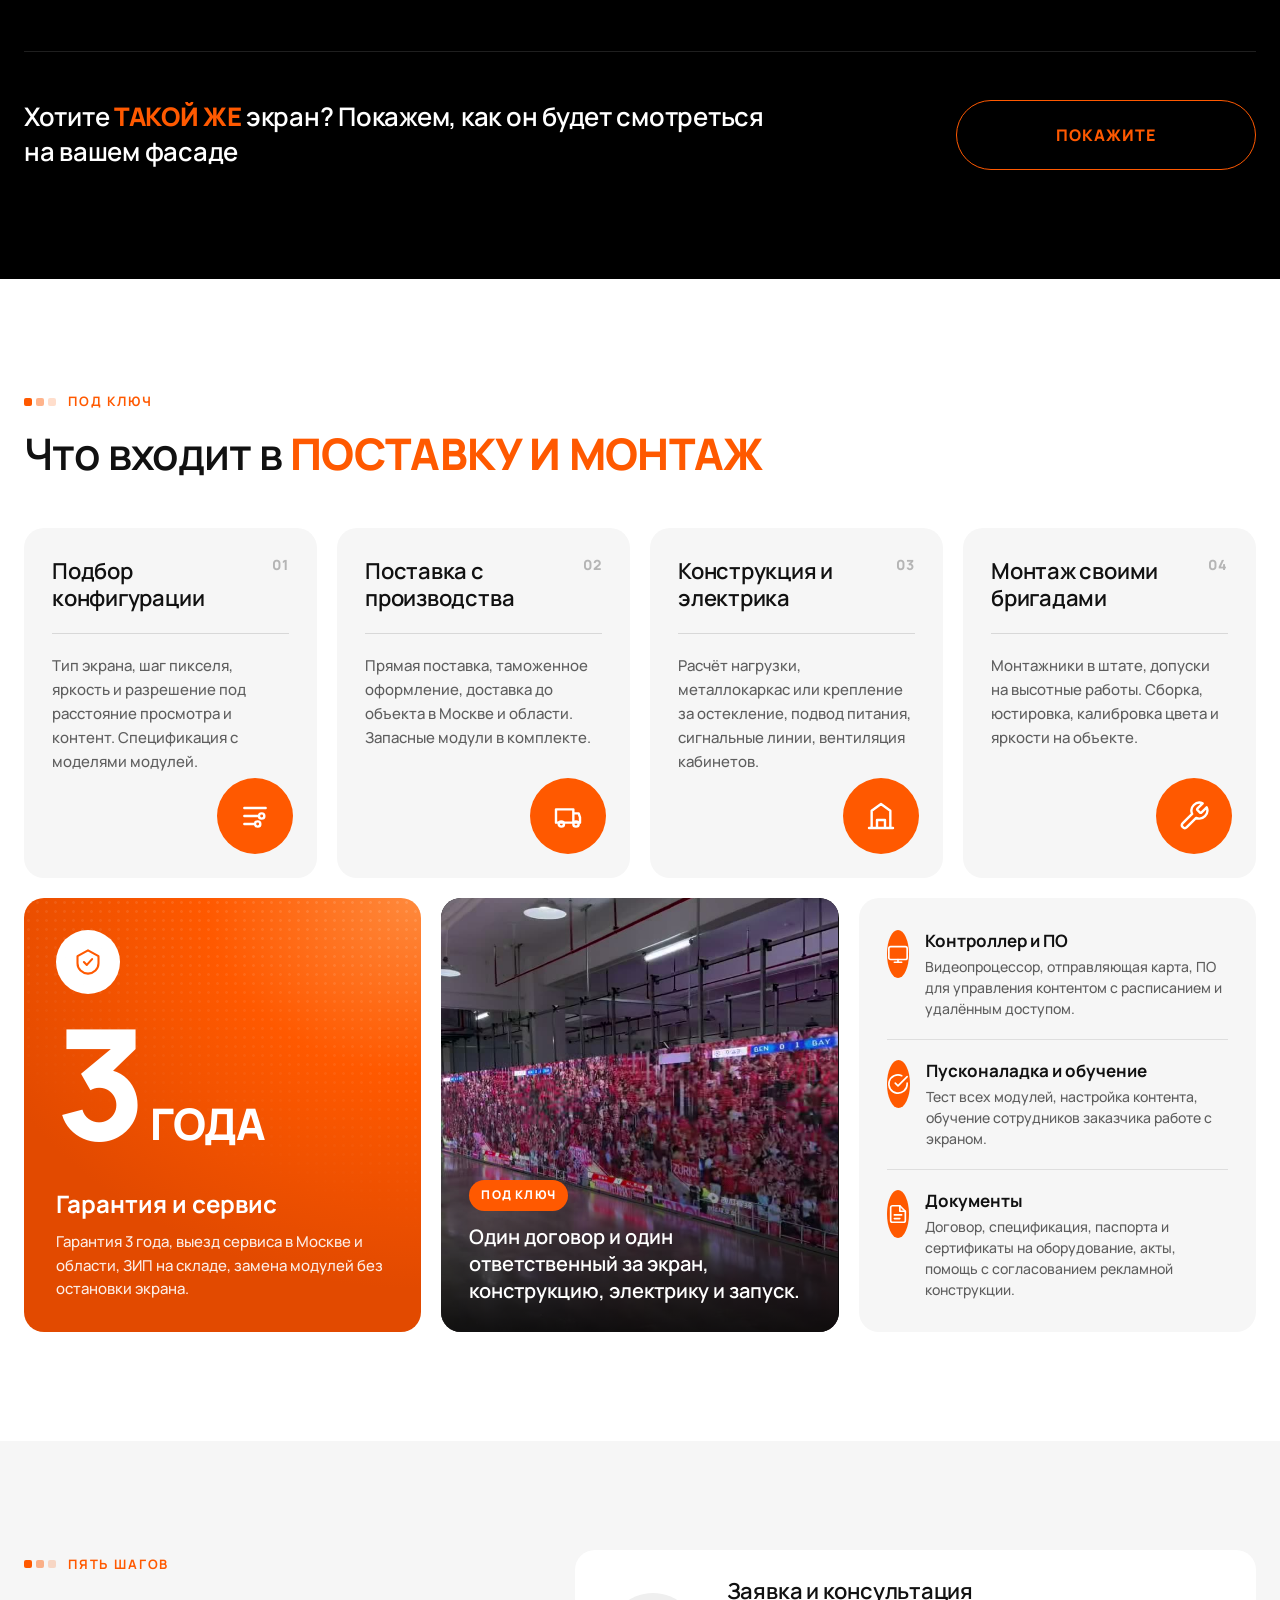
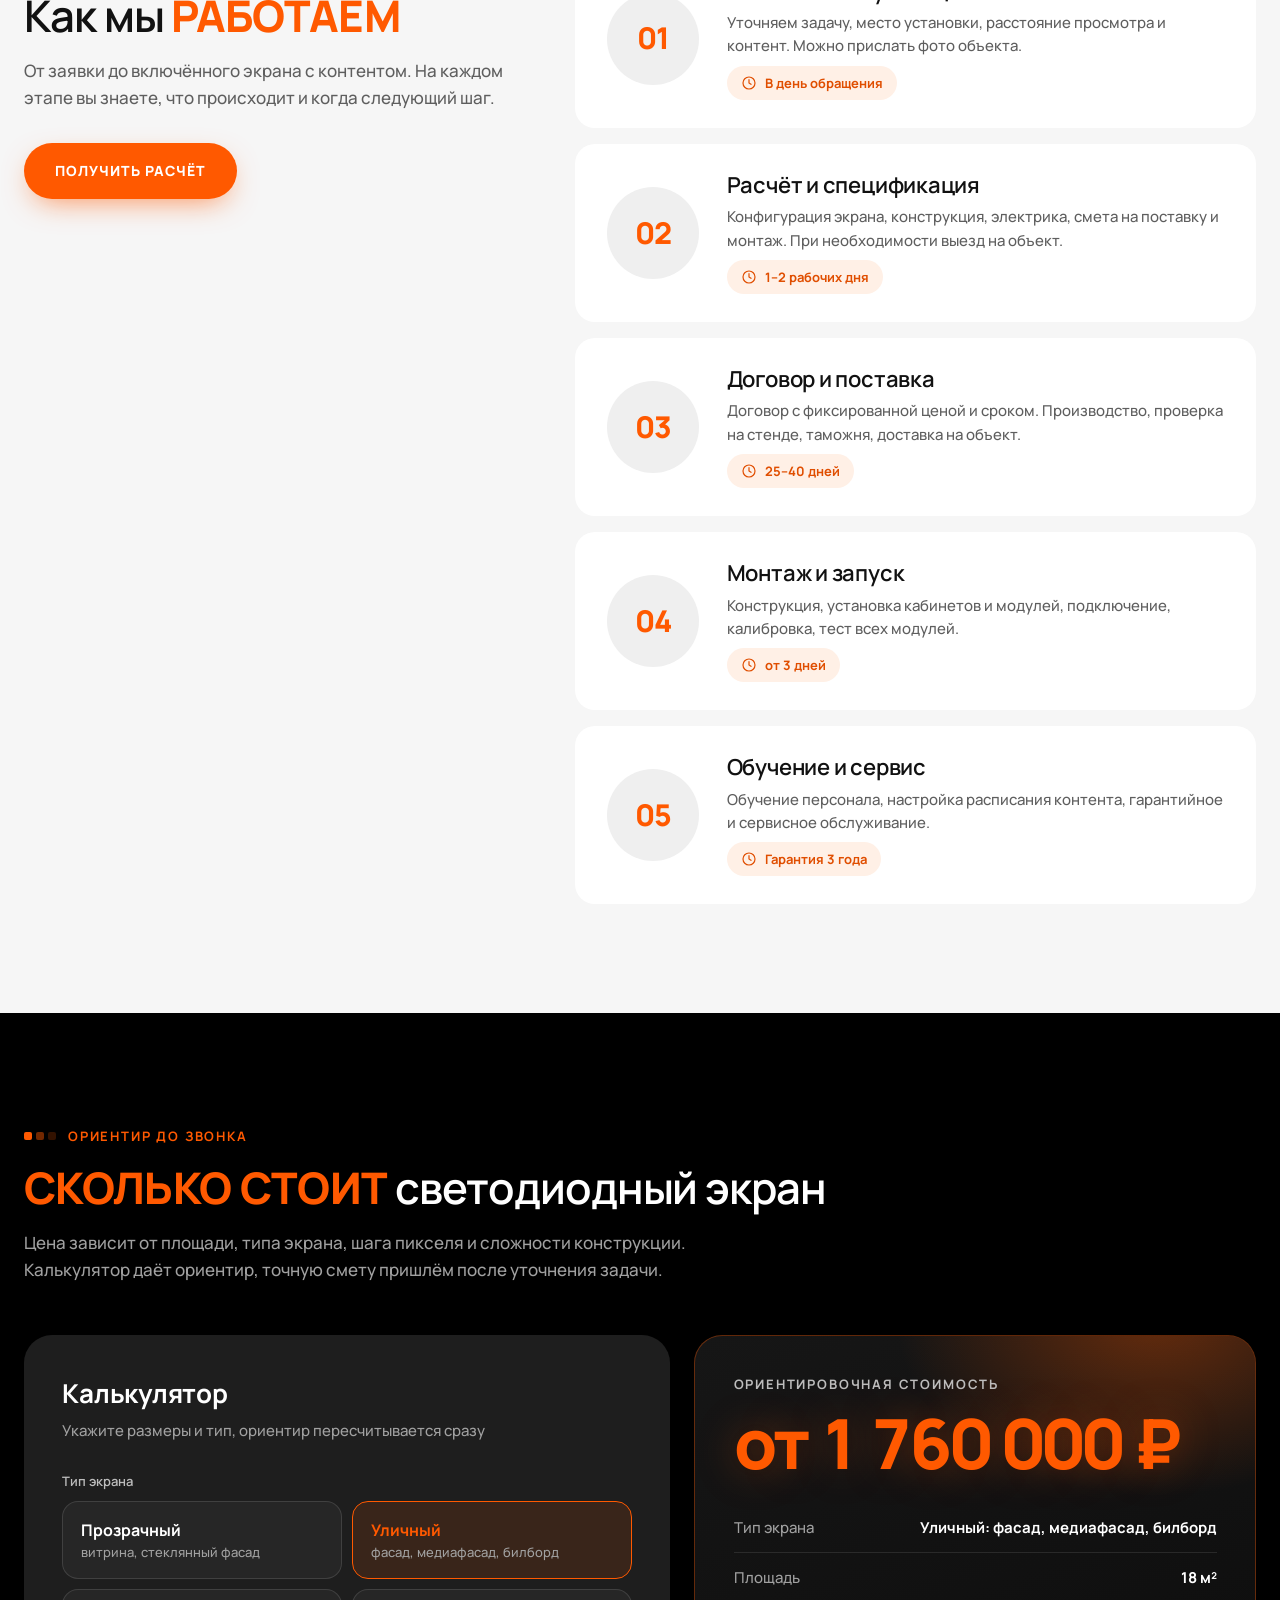
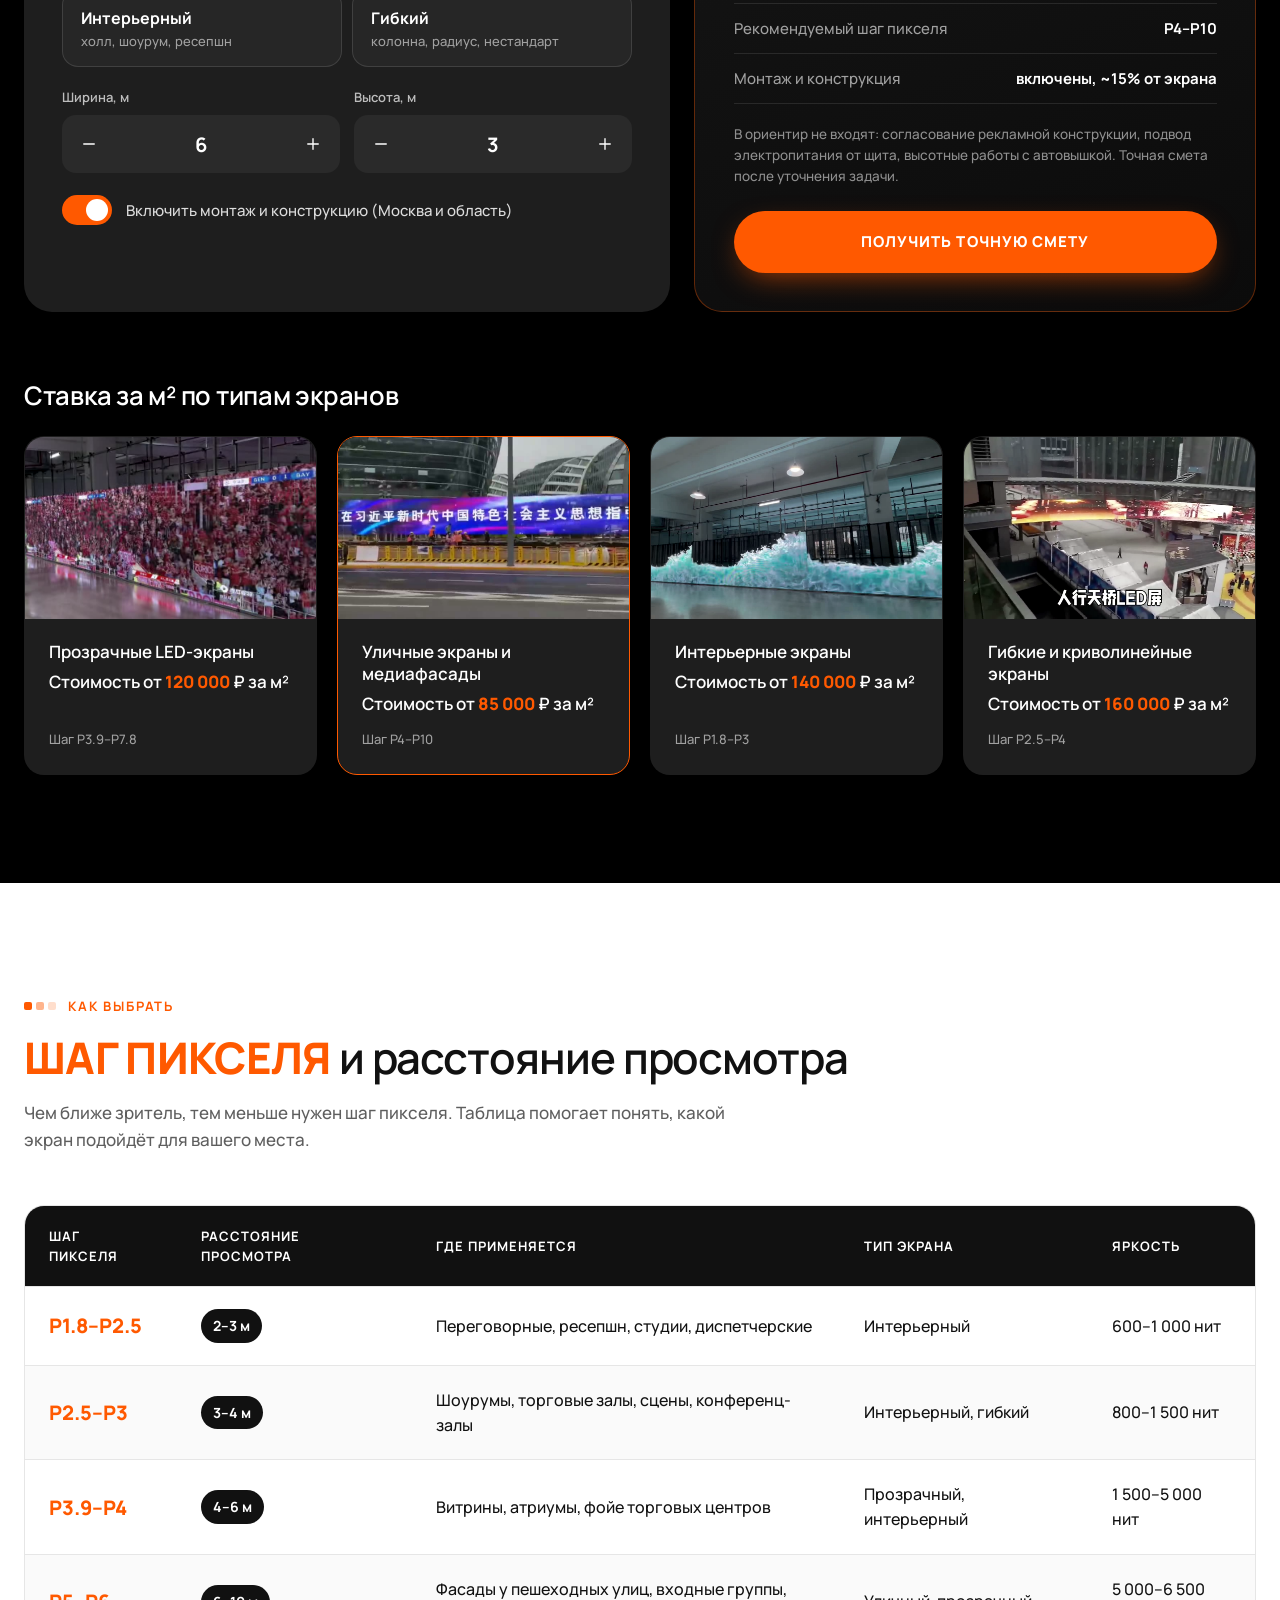
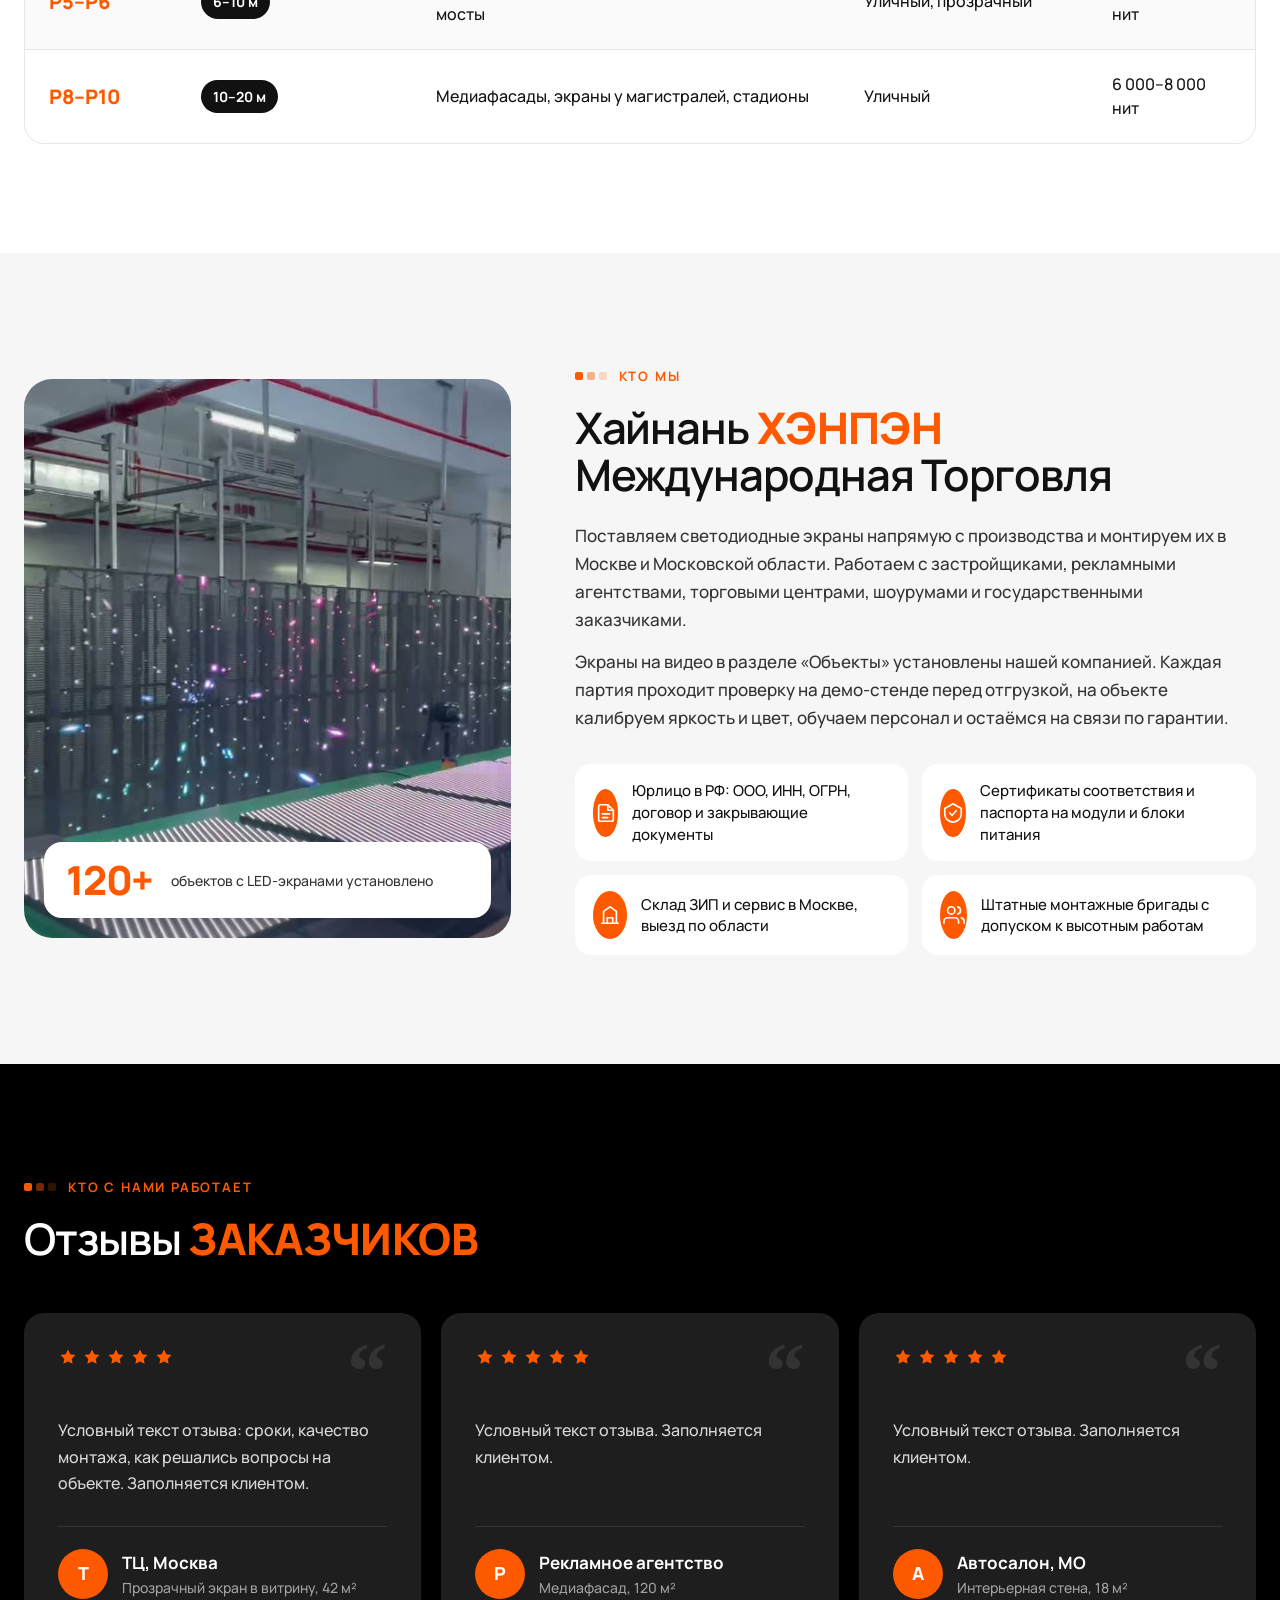
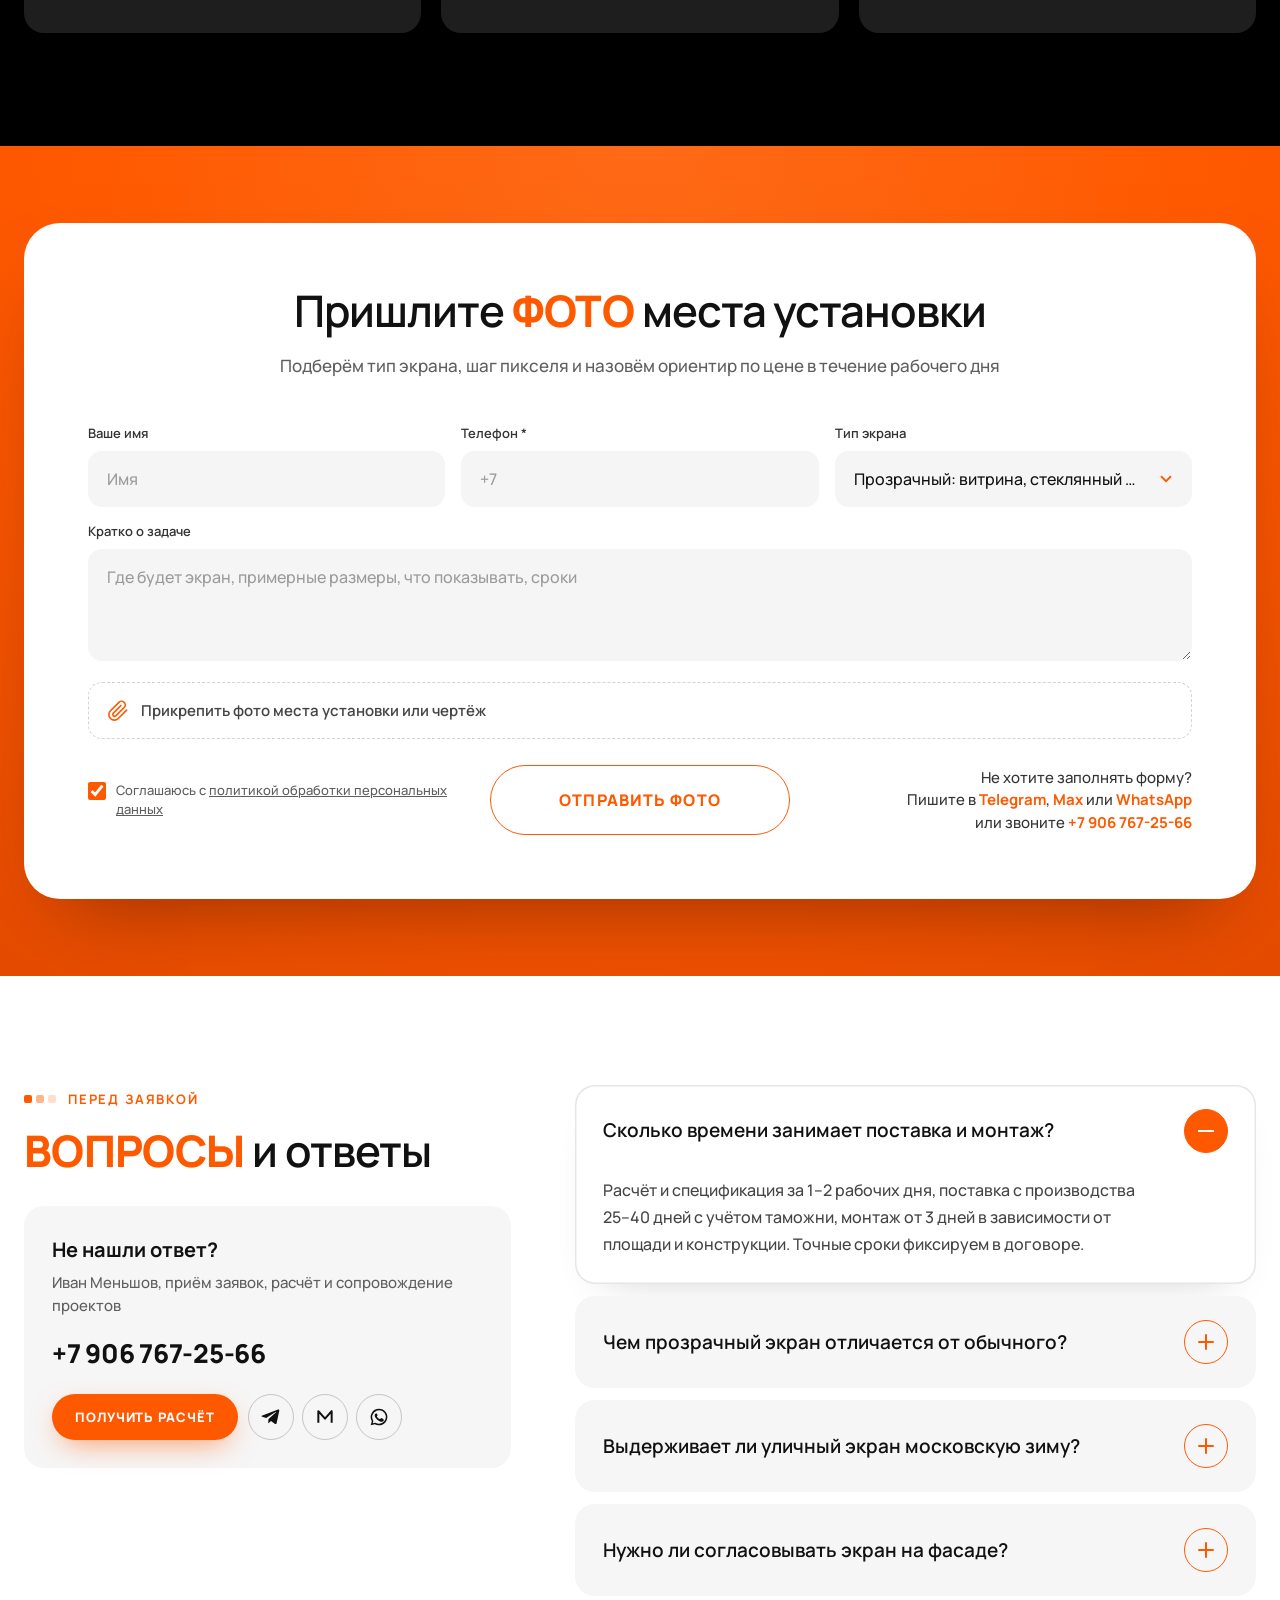
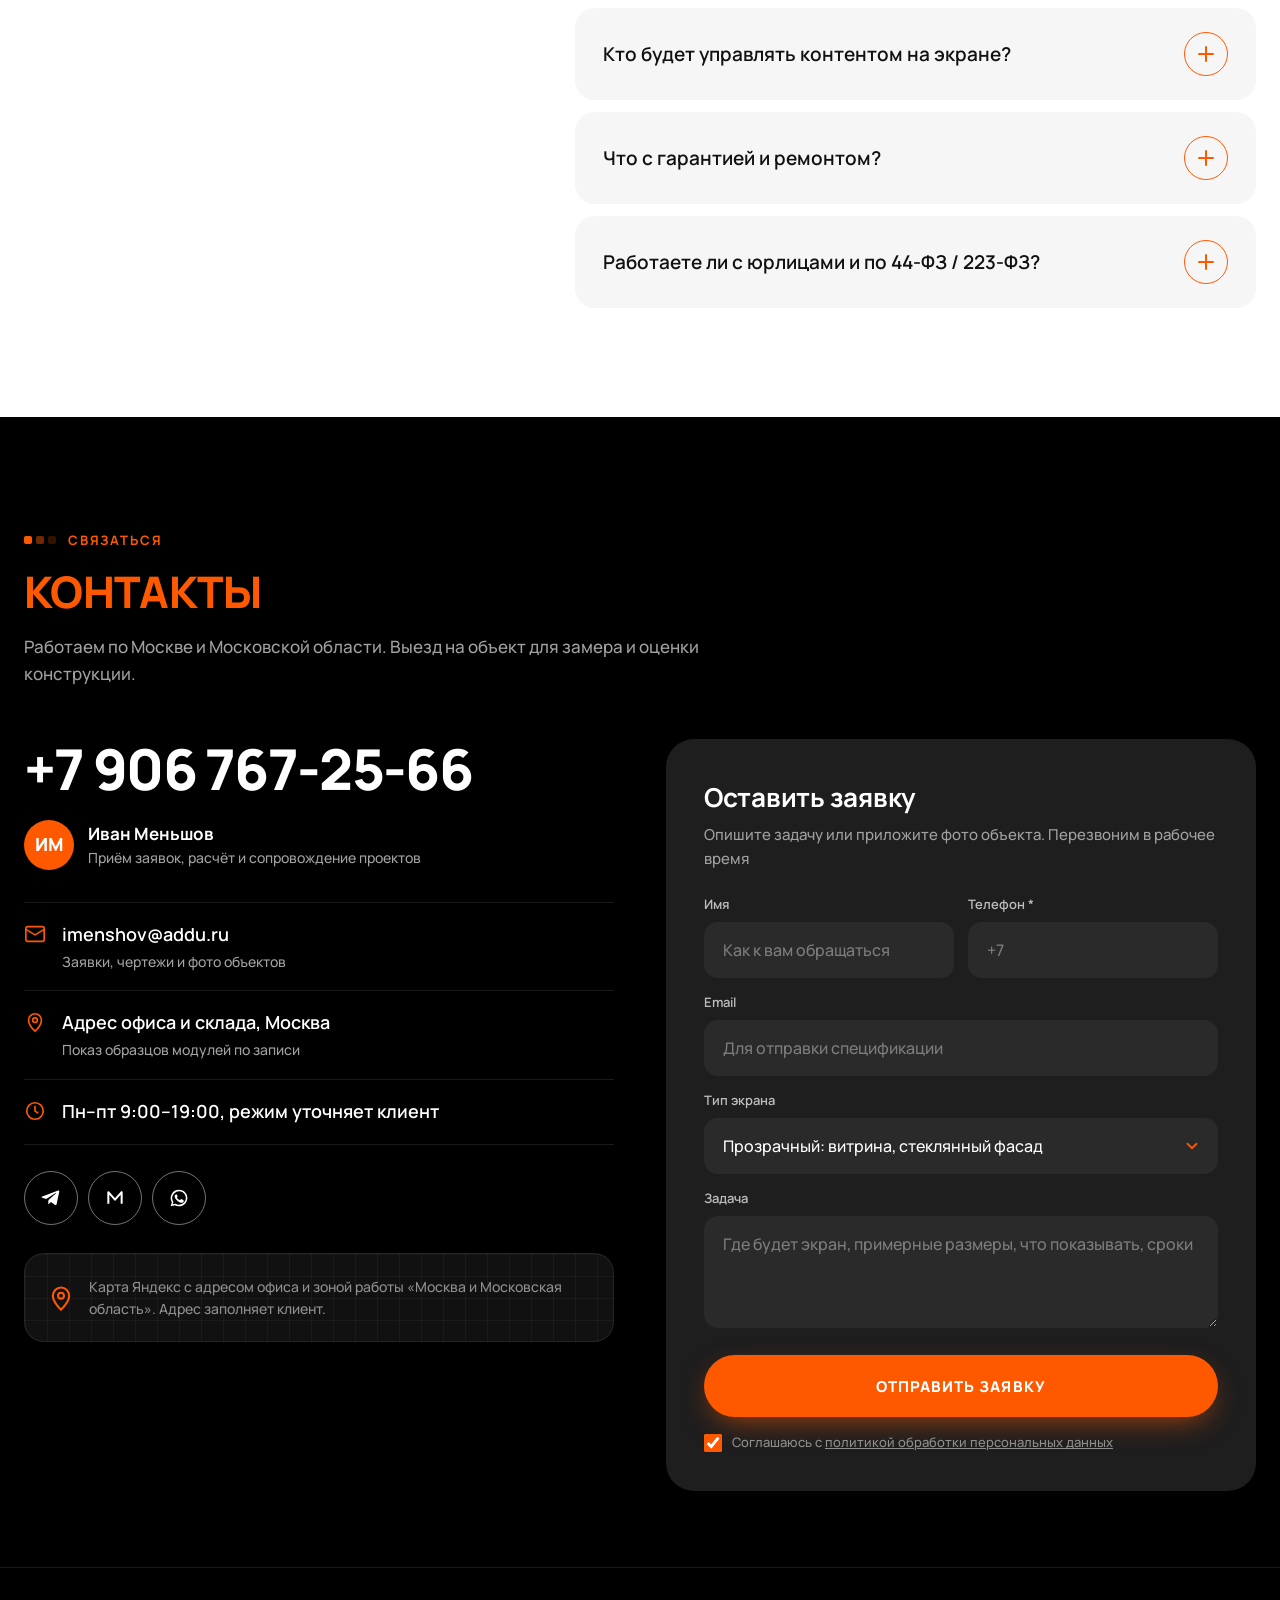
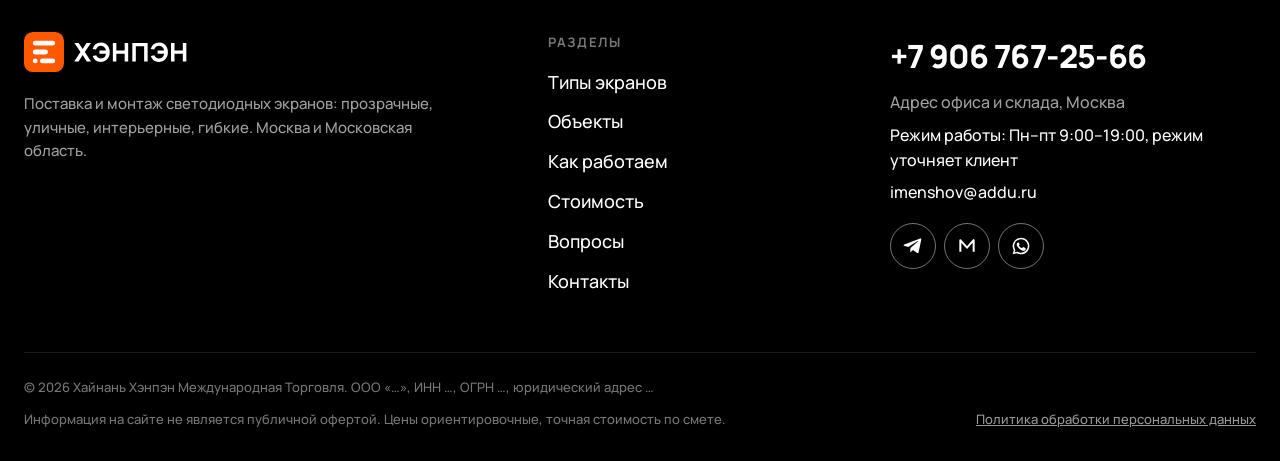
<file: design/v2/index.html>
<!DOCTYPE html>
<html lang="ru">
<head>
<meta charset="utf-8">
<meta name="viewport" content="width=device-width, initial-scale=1, viewport-fit=cover">
<title>Вариант 2 · Контраст: LED-экраны с поставкой и монтажом</title>
<meta name="description" content="">
<meta name="theme-color" content="#000000">
<link rel="preconnect" href="https://fonts.googleapis.com">
<link rel="preconnect" href="https://fonts.gstatic.com" crossorigin>
<link href="https://fonts.googleapis.com/css2?family=Manrope:wght@400;500;600;700;800&display=swap" rel="stylesheet">
<link rel="icon" type="image/svg+xml" href="../logos/v2-mark.svg">
<link rel="stylesheet" href="styles.css?v=3">
</head>
<body>
<!-- Вариант 2 «Контраст». Вся страница собирается из ../../content/landing.json (render.js), тексты в HTML не дублируются. -->
<div id="app"><div class="boot"></div></div>
<noscript><div style="padding:80px 24px;font-family:sans-serif">Для просмотра страницы включите JavaScript.</div></noscript>
<script src="app.js?v=2"></script>
<script src="render.js?v=3"></script>
</body>
</html>
</file>
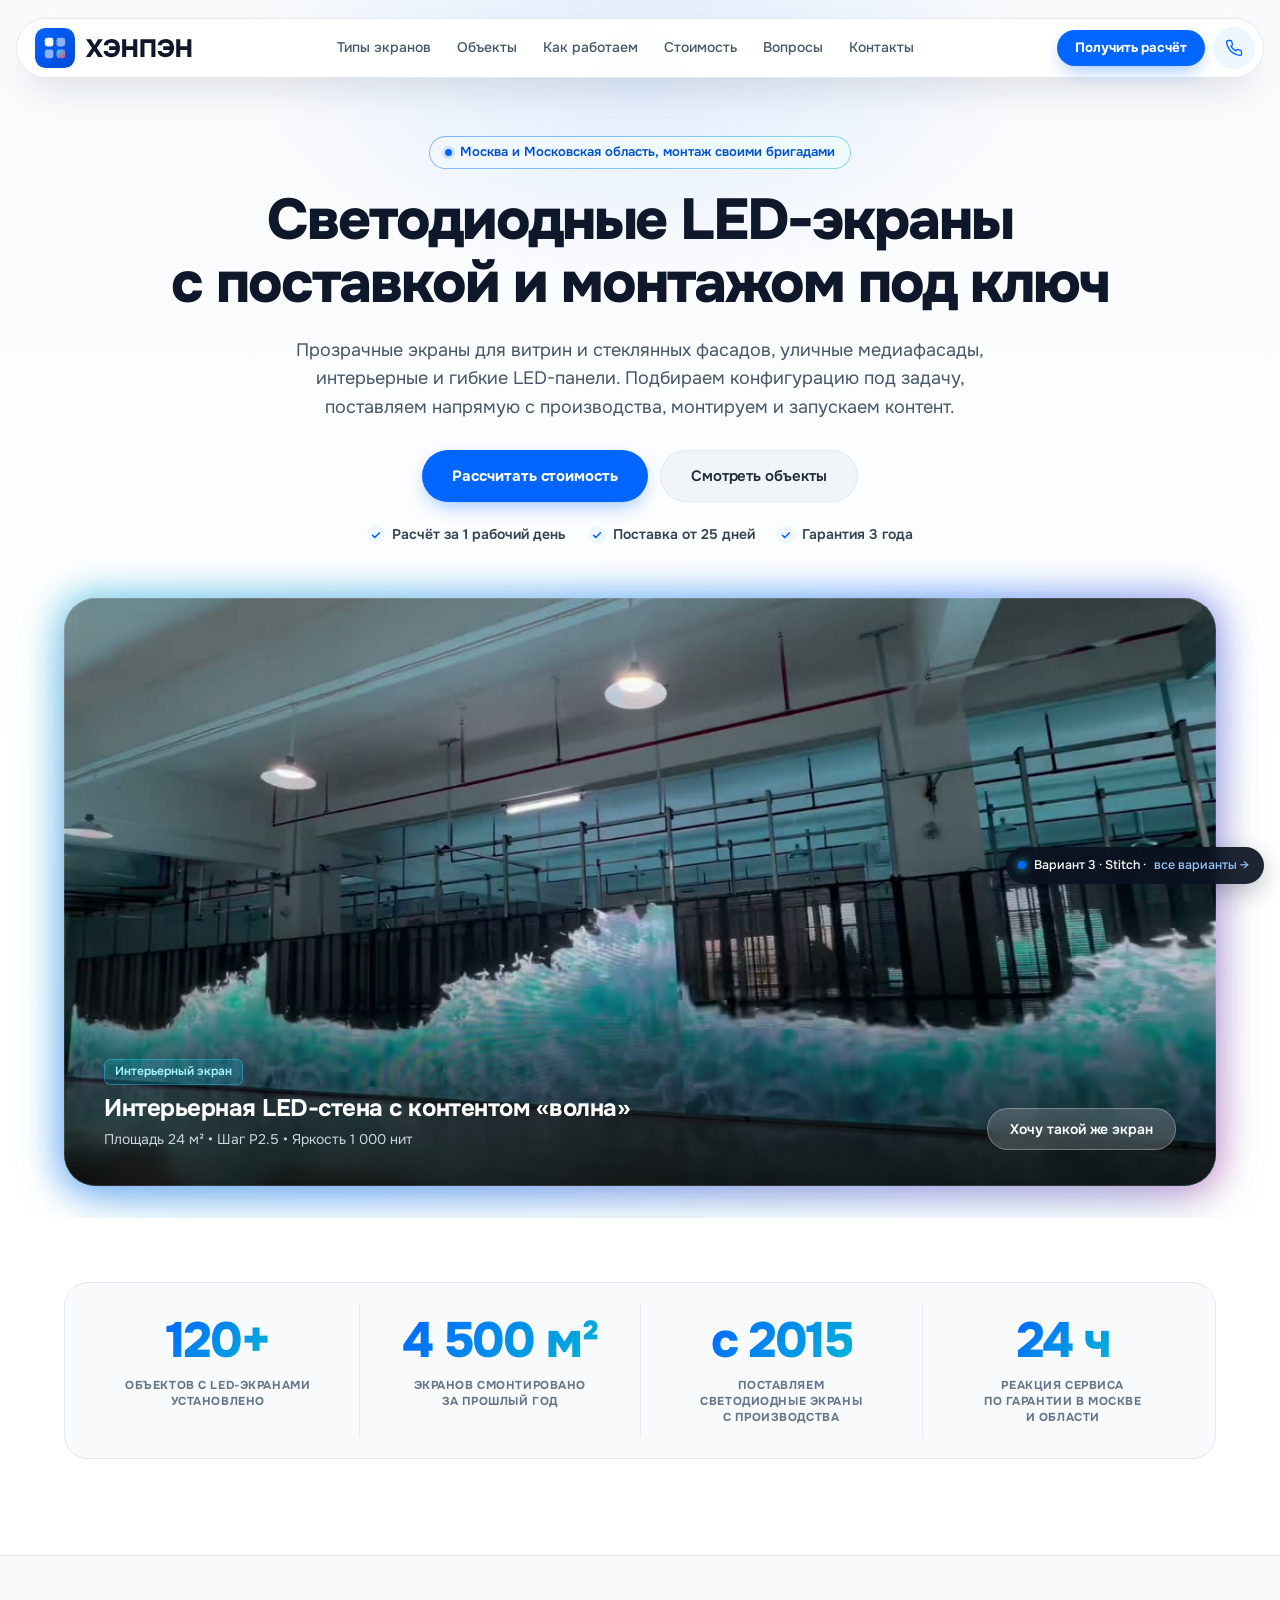
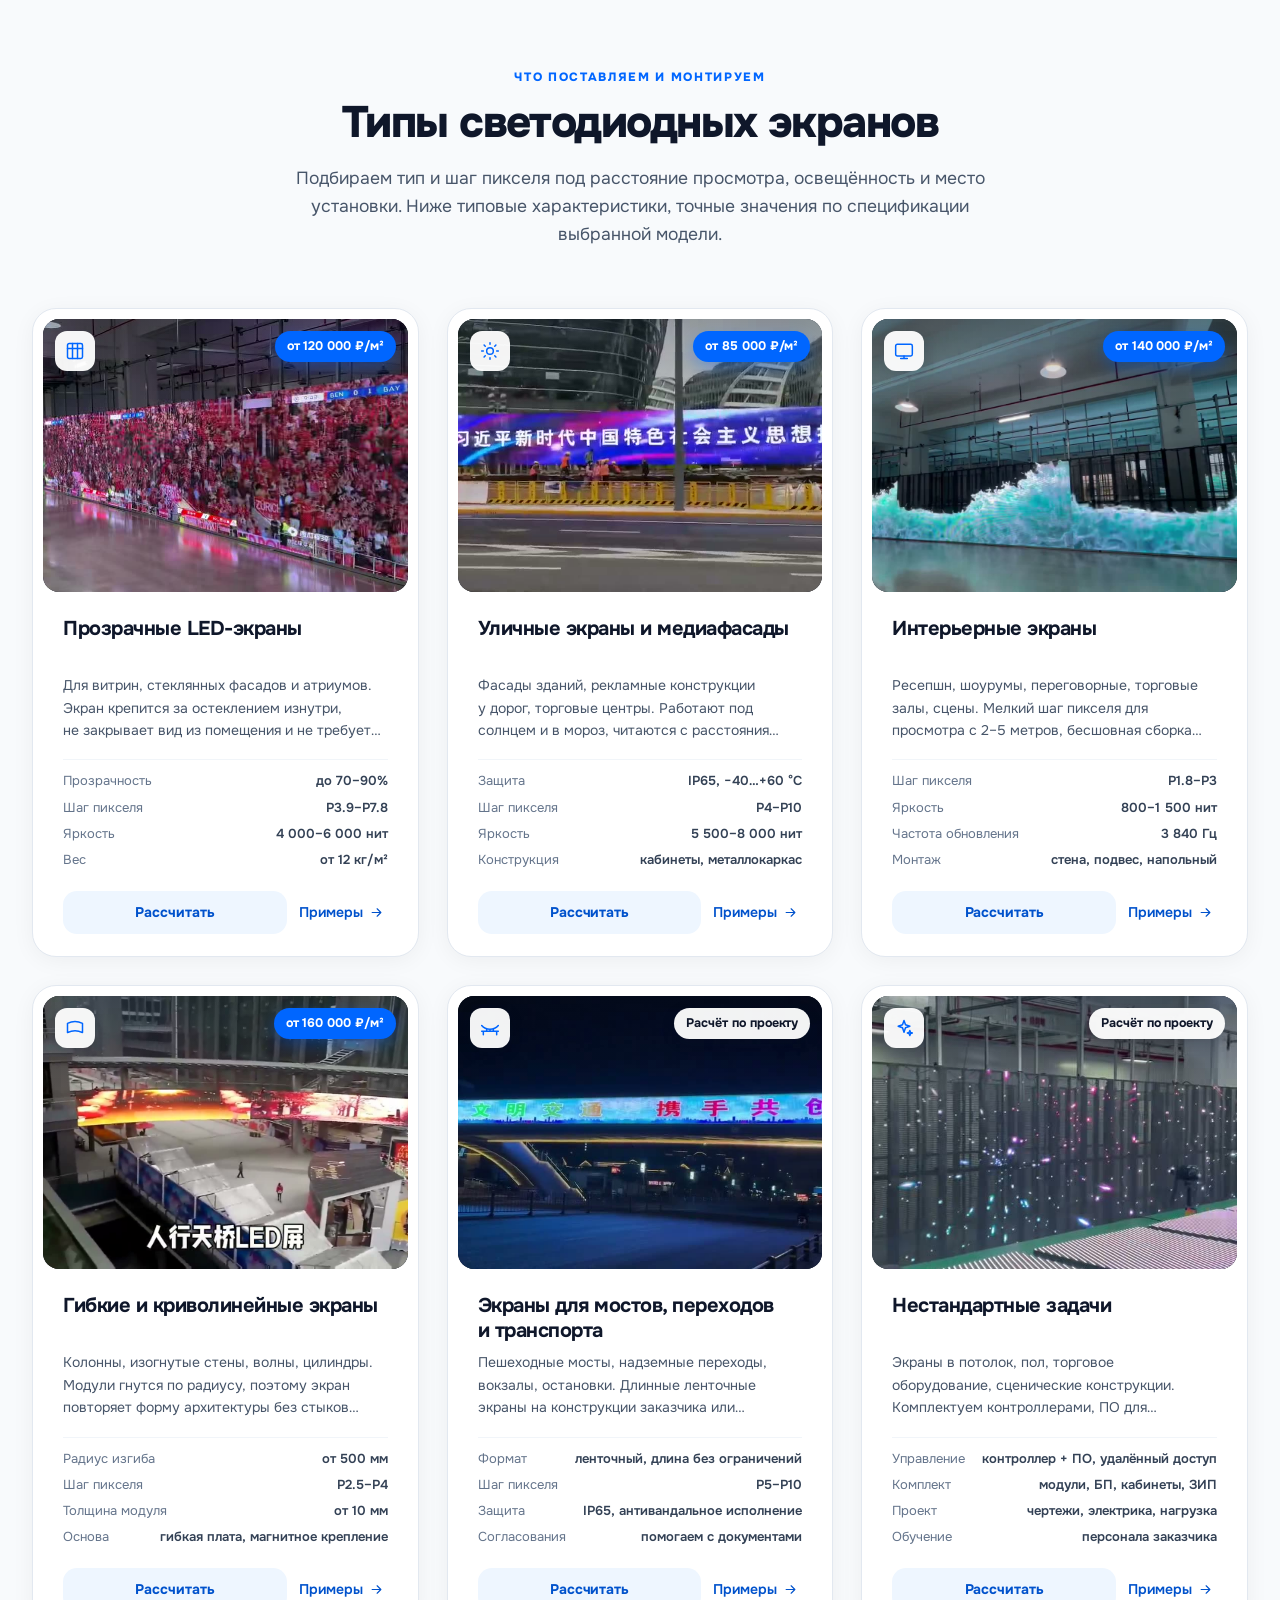
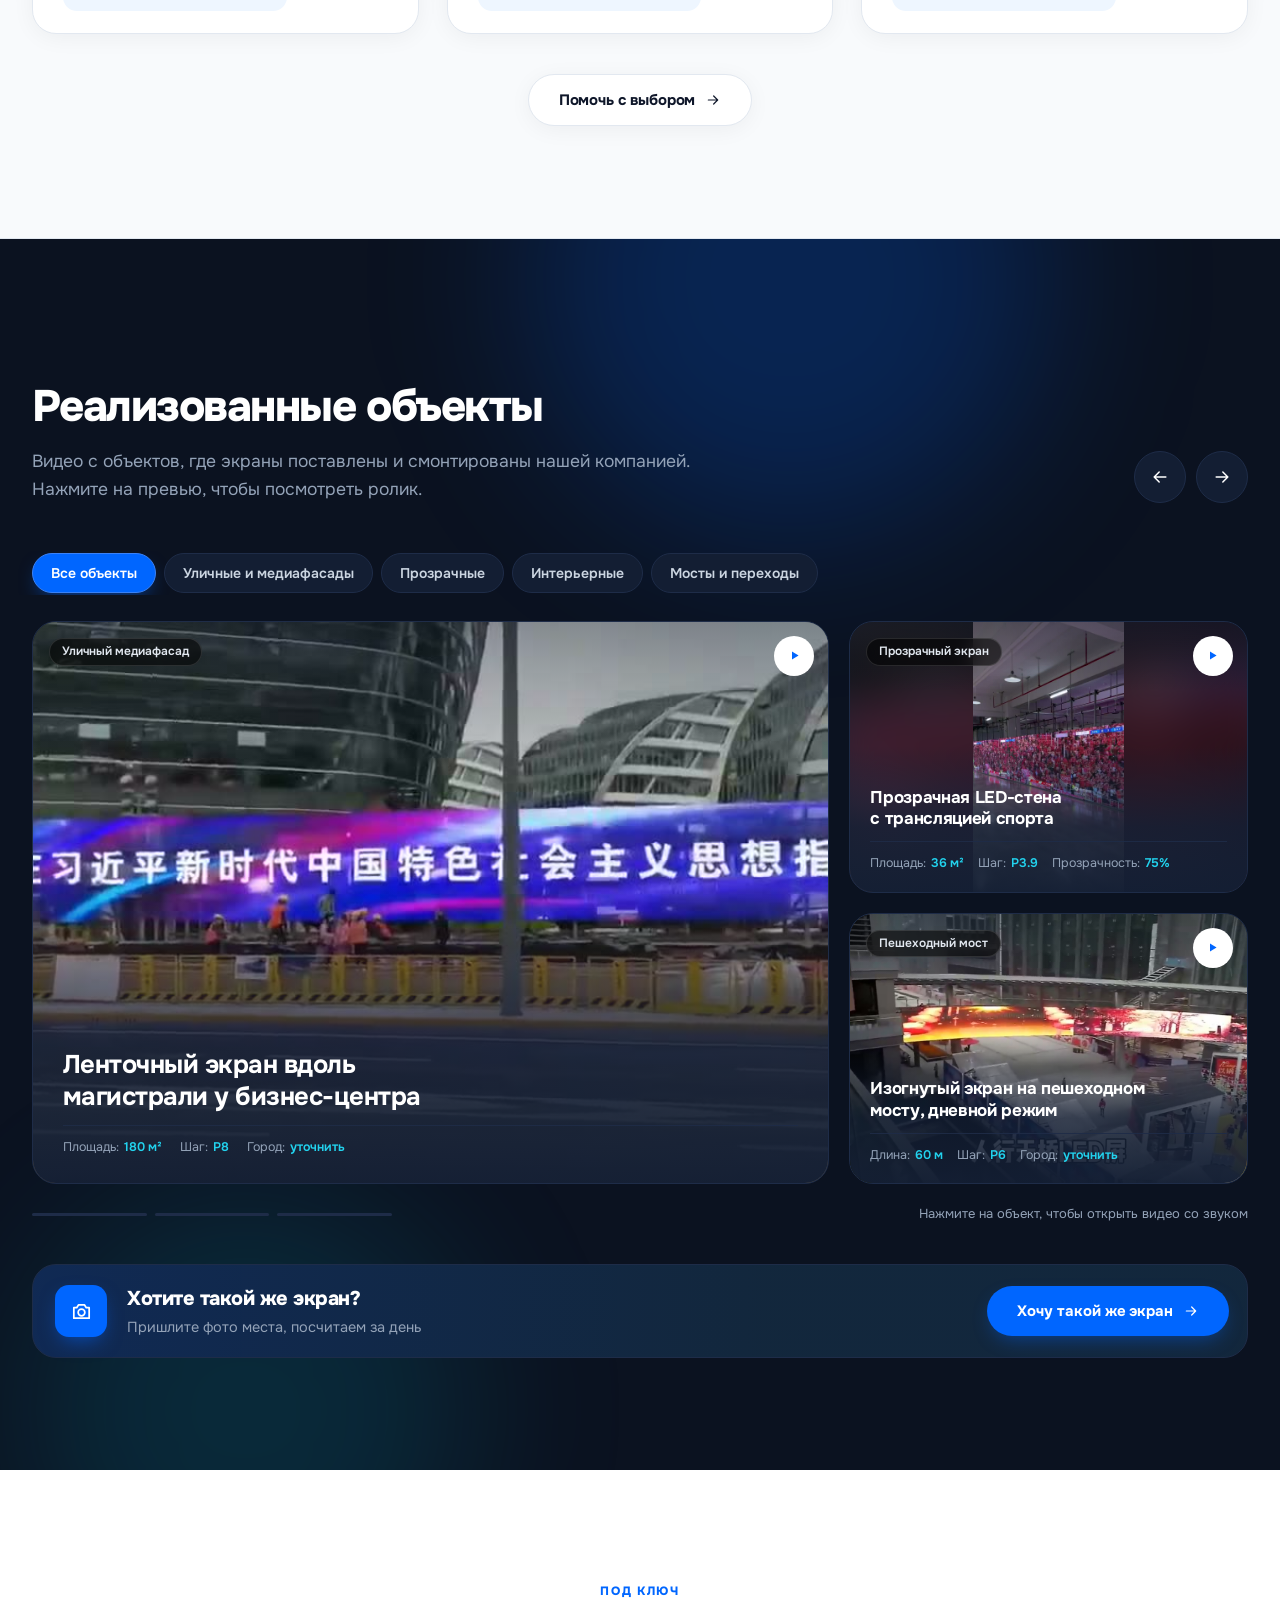
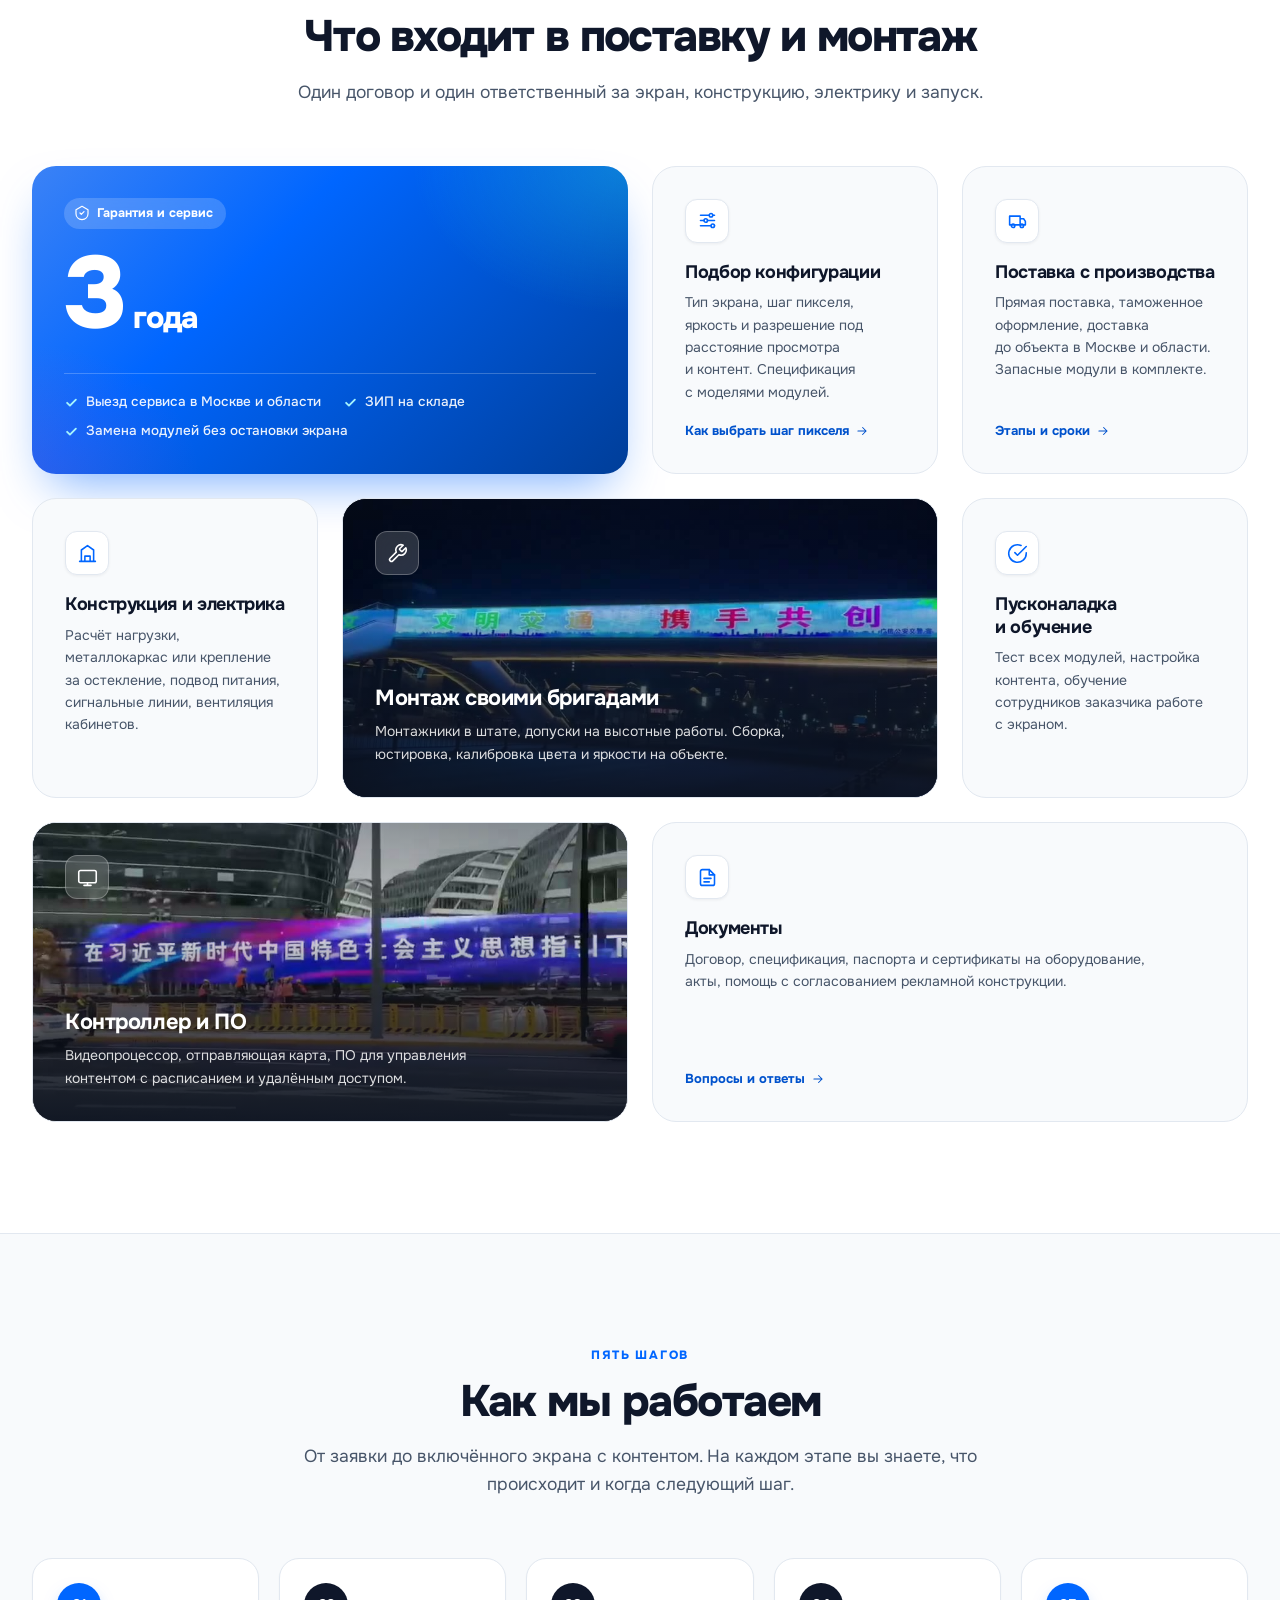
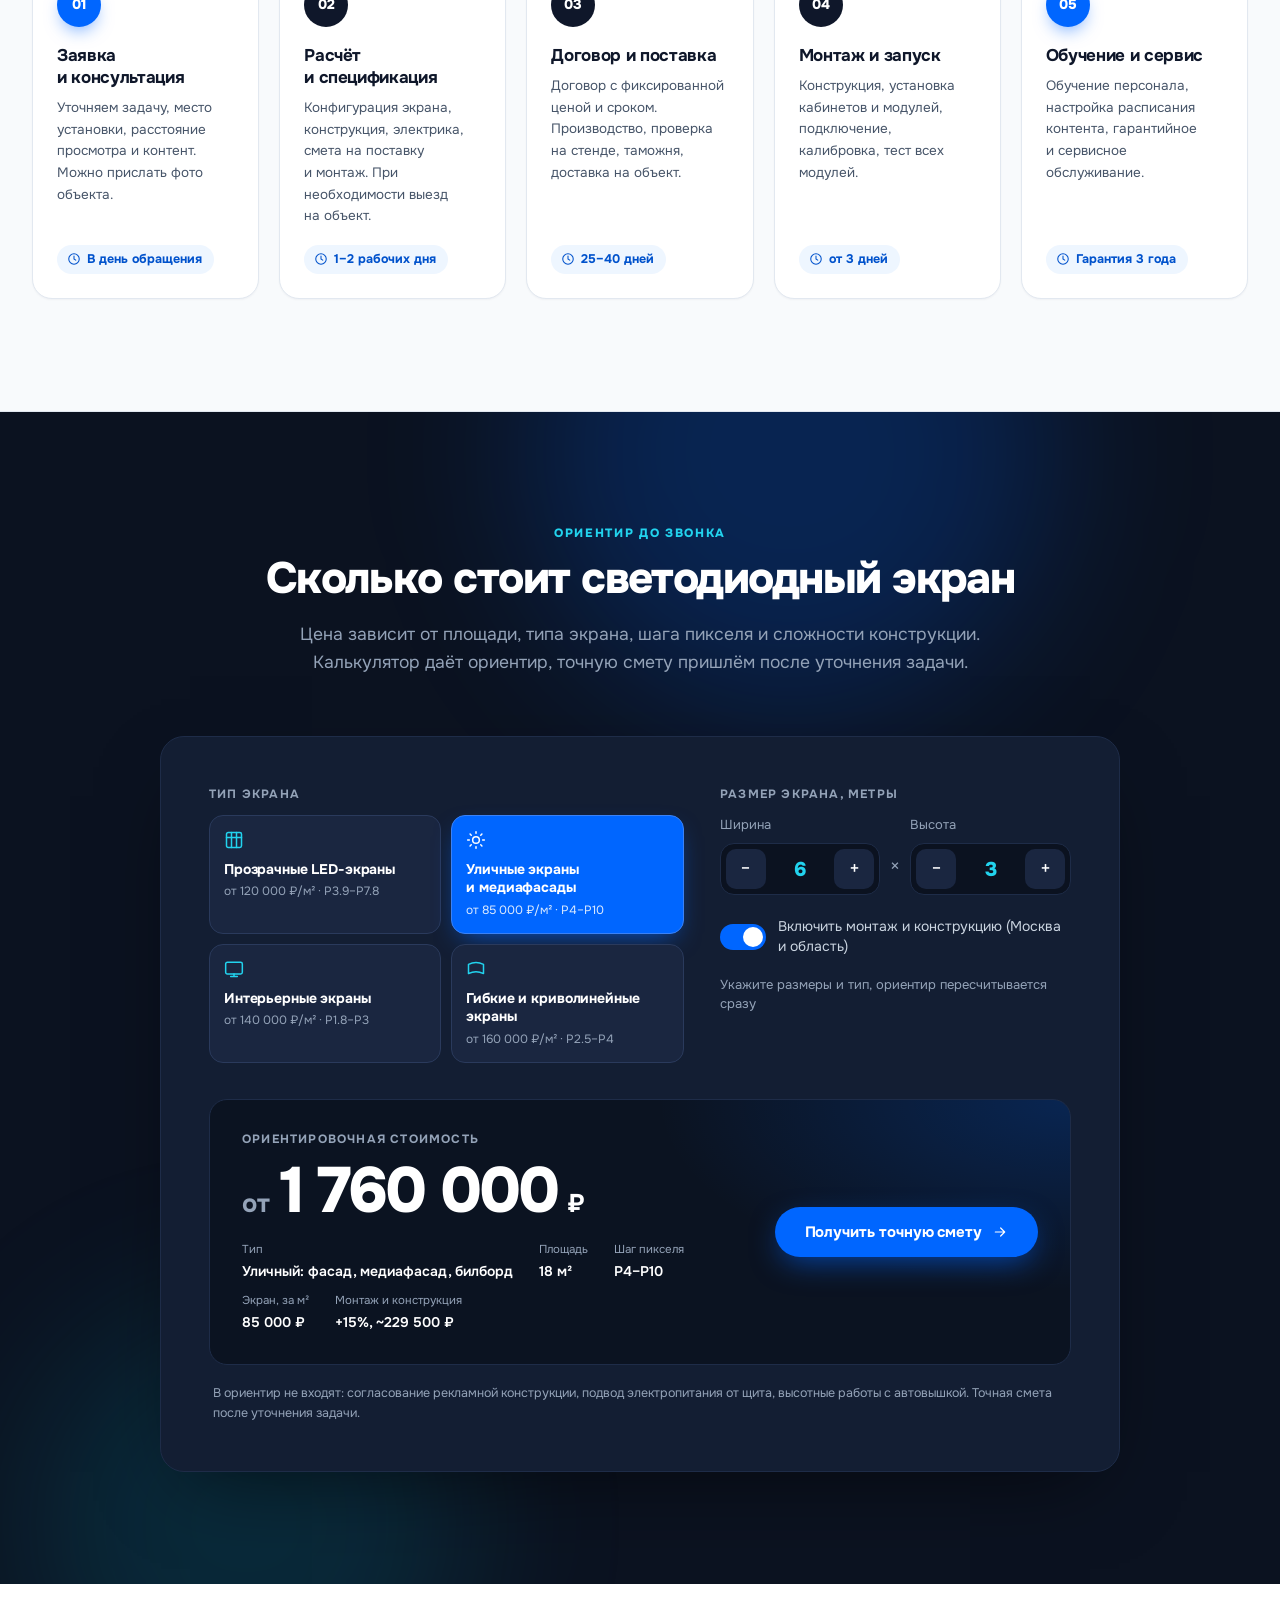
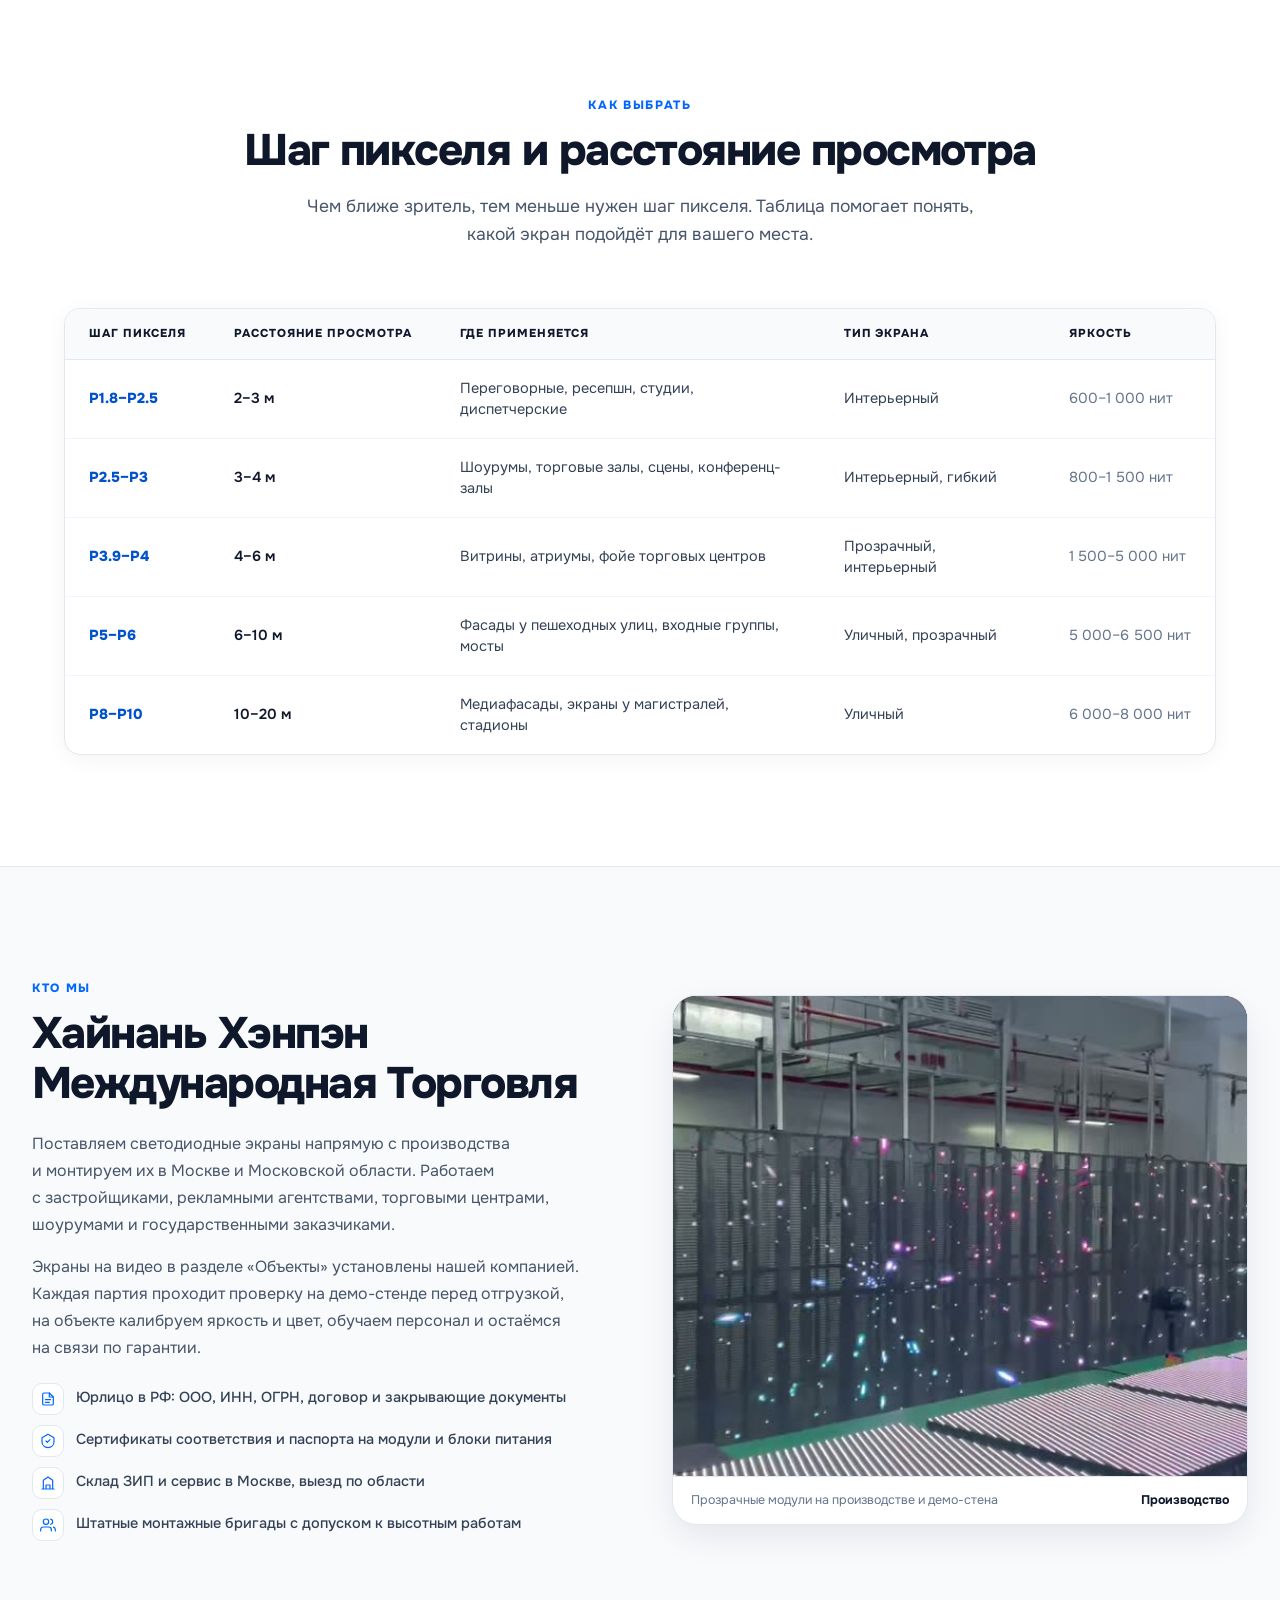
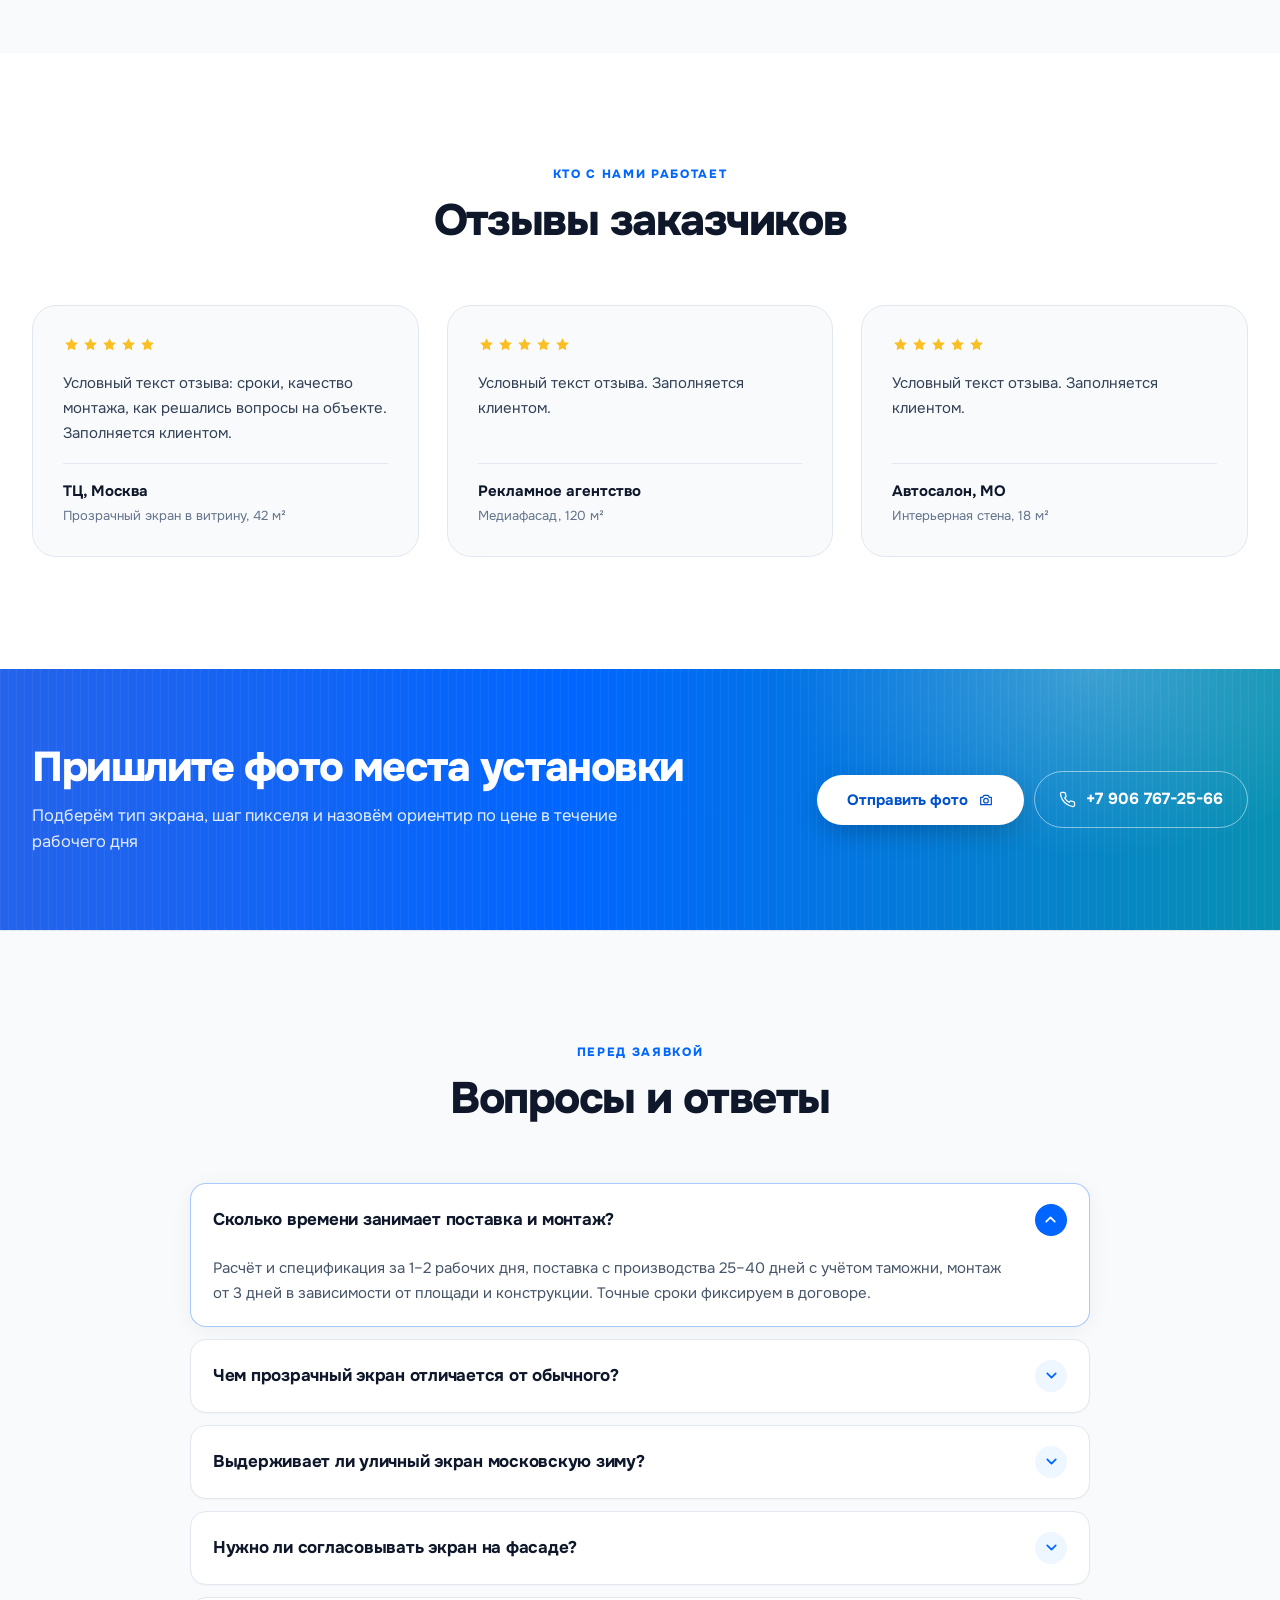
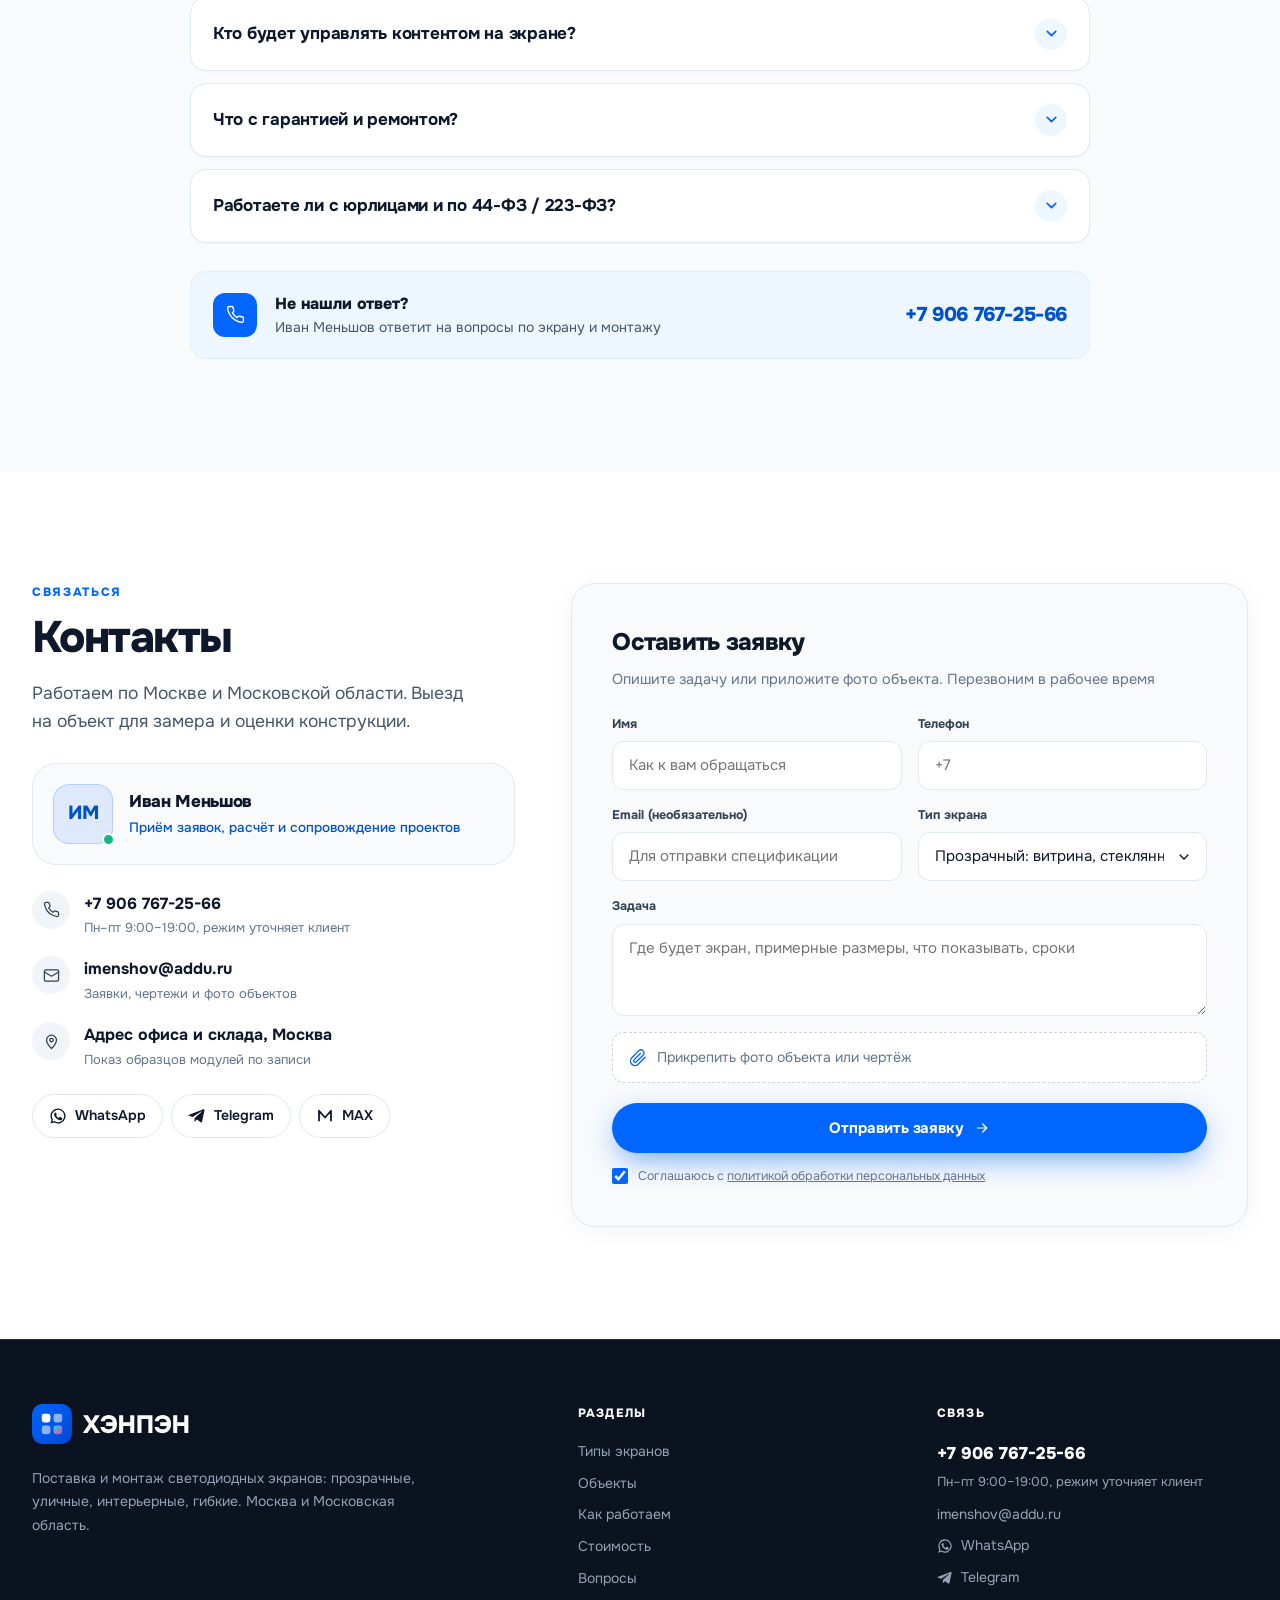
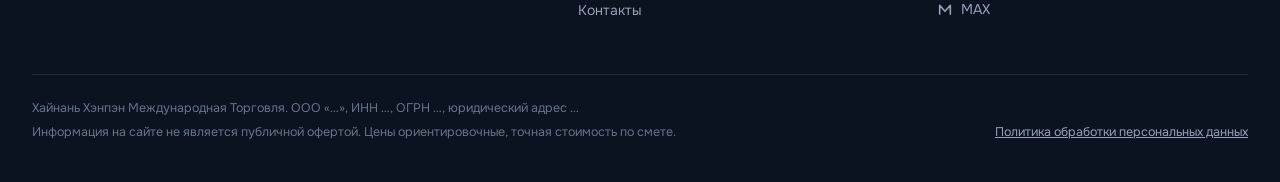
<file: design/v3/index.html>
<!DOCTYPE html>
<html lang="ru">
<head>
<meta charset="utf-8">
<meta name="viewport" content="width=device-width, initial-scale=1, viewport-fit=cover">
<title>Светодиодные LED-экраны с поставкой и монтажом в Москве и Московской области</title>
<meta name="description" content="Поставка и монтаж светодиодных экранов под ключ: прозрачные, уличные, интерьерные, гибкие. Москва и Московская область.">
<meta name="robots" content="noindex">
<meta name="theme-color" content="#F8FAFC">
<link rel="preconnect" href="https://fonts.googleapis.com">
<link rel="preconnect" href="https://fonts.gstatic.com" crossorigin>
<link href="https://fonts.googleapis.com/css2?family=Onest:wght@400;500;600;700;800&display=swap" rel="stylesheet">
<link rel="icon" type="image/svg+xml" href="../logos/v3-mark.svg">
<link rel="stylesheet" href="styles.css?v=2">
</head>
<body>
<div id="app"></div>
<noscript><div style="padding:80px 24px;font-family:sans-serif">Для просмотра страницы включите JavaScript.</div></noscript>

<!-- Плашка варианта дизайна (не контент лендинга) -->
<div class="vpill" data-vpill>
  <button class="vpill__dot" type="button" data-vpill-toggle aria-label="Вариант дизайна">3</button>
  <a class="vpill__link" href="../"><i></i>Вариант 3 · Stitch · <span>все варианты →</span></a>
</div>

<script src="app.js?v=1"></script>
<script src="render.js?v=2"></script>
</body>
</html>
</file>
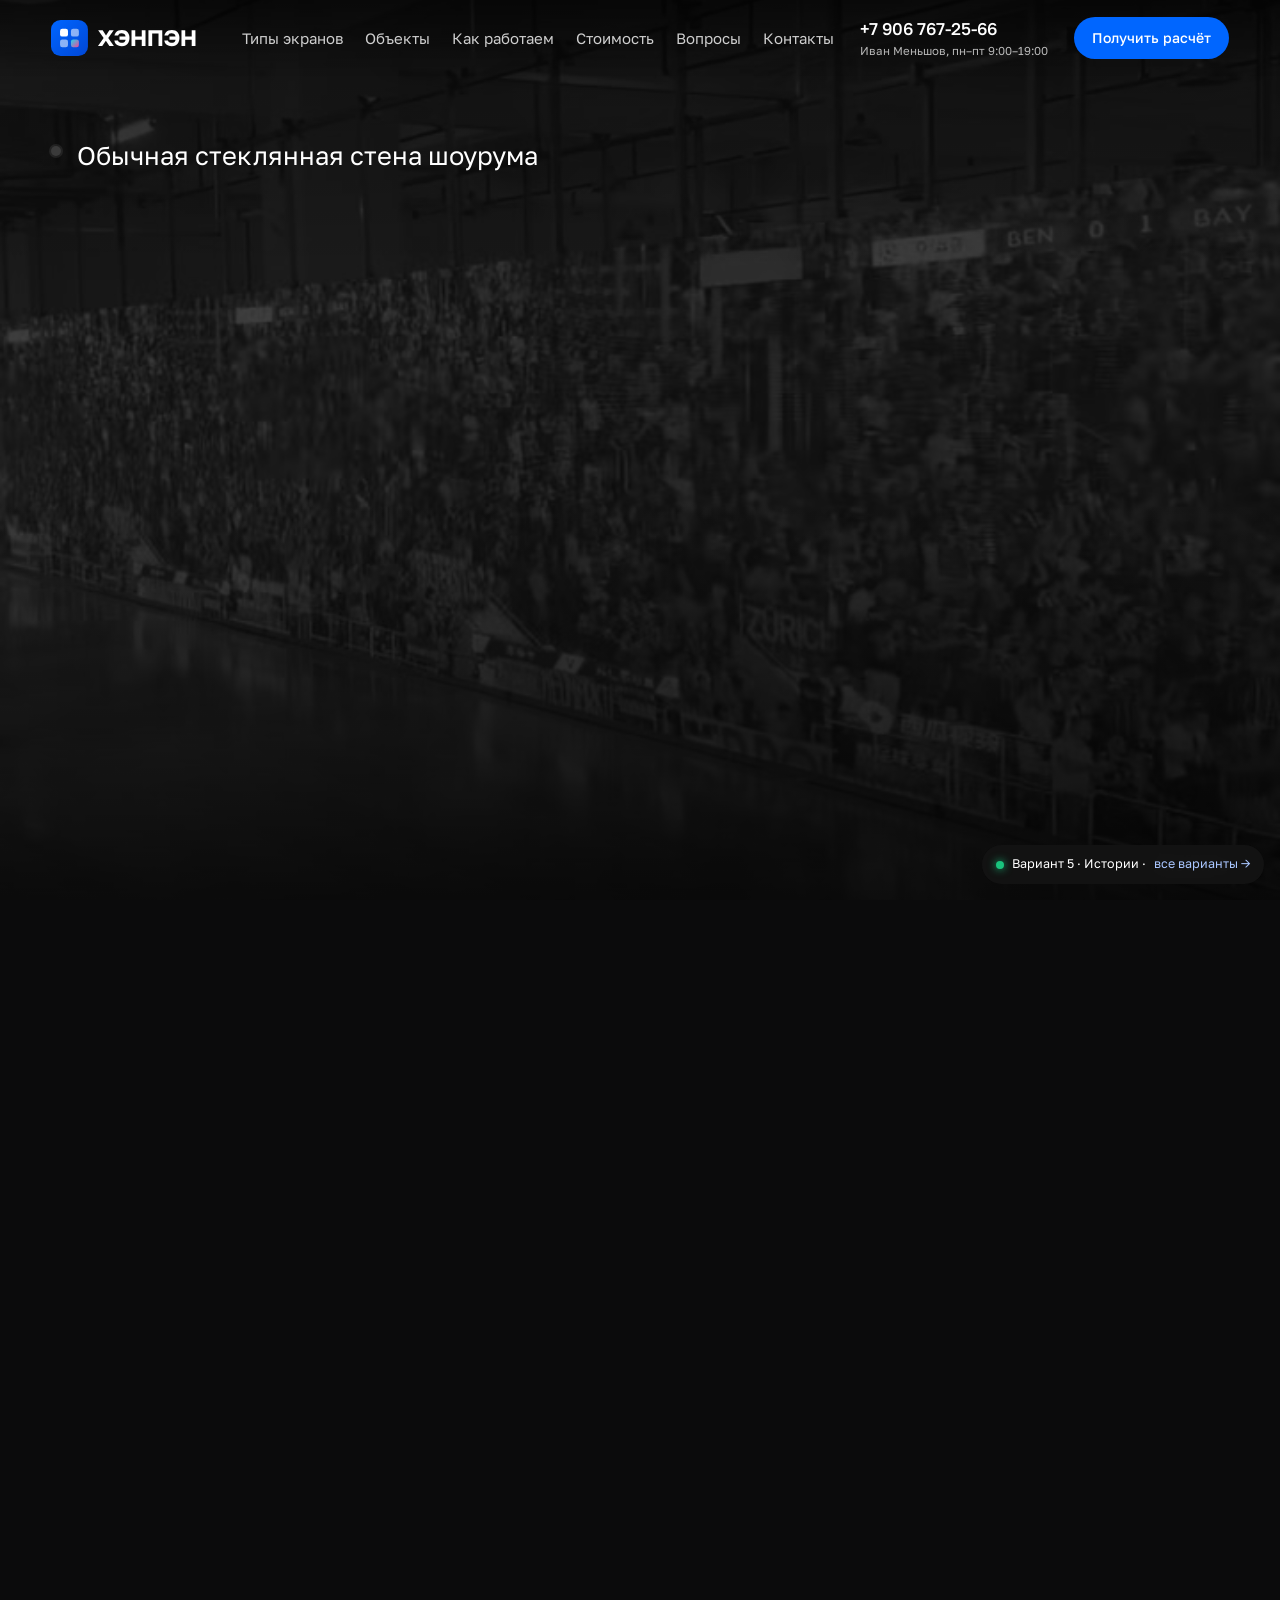
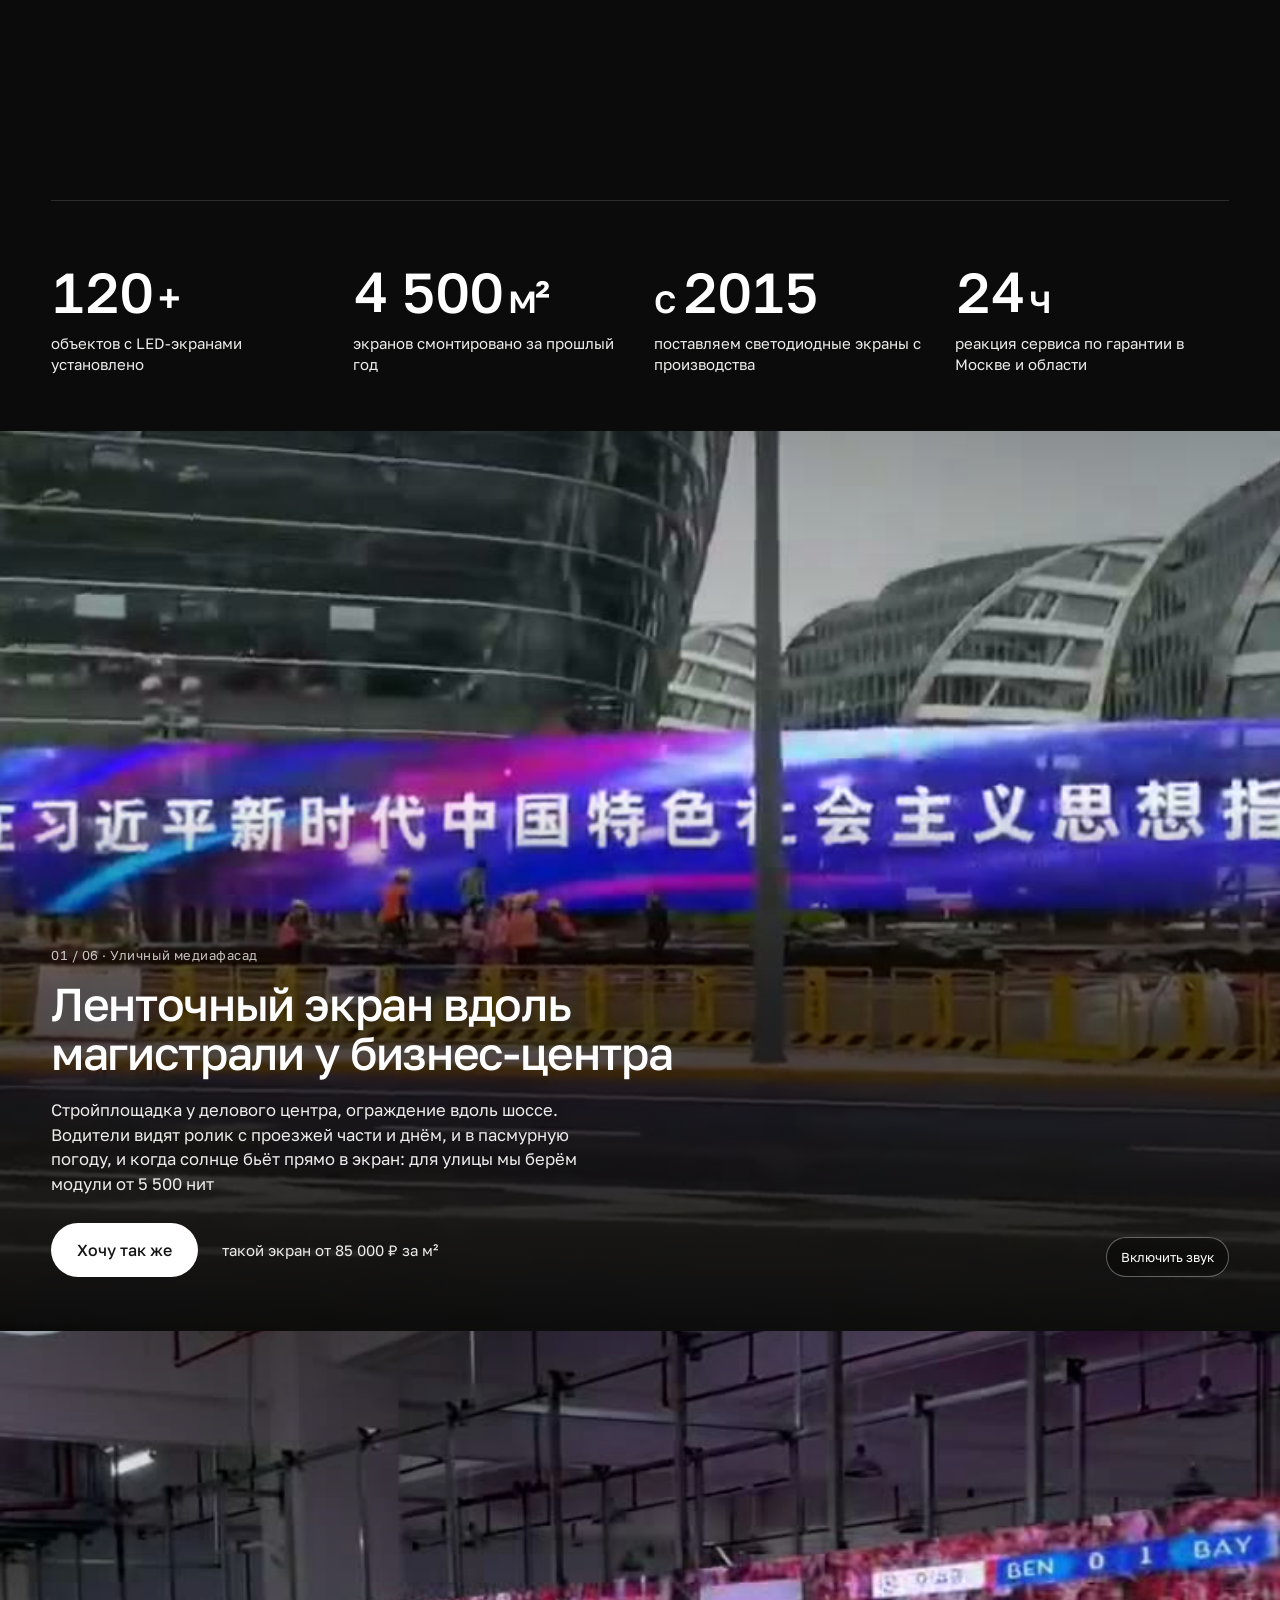
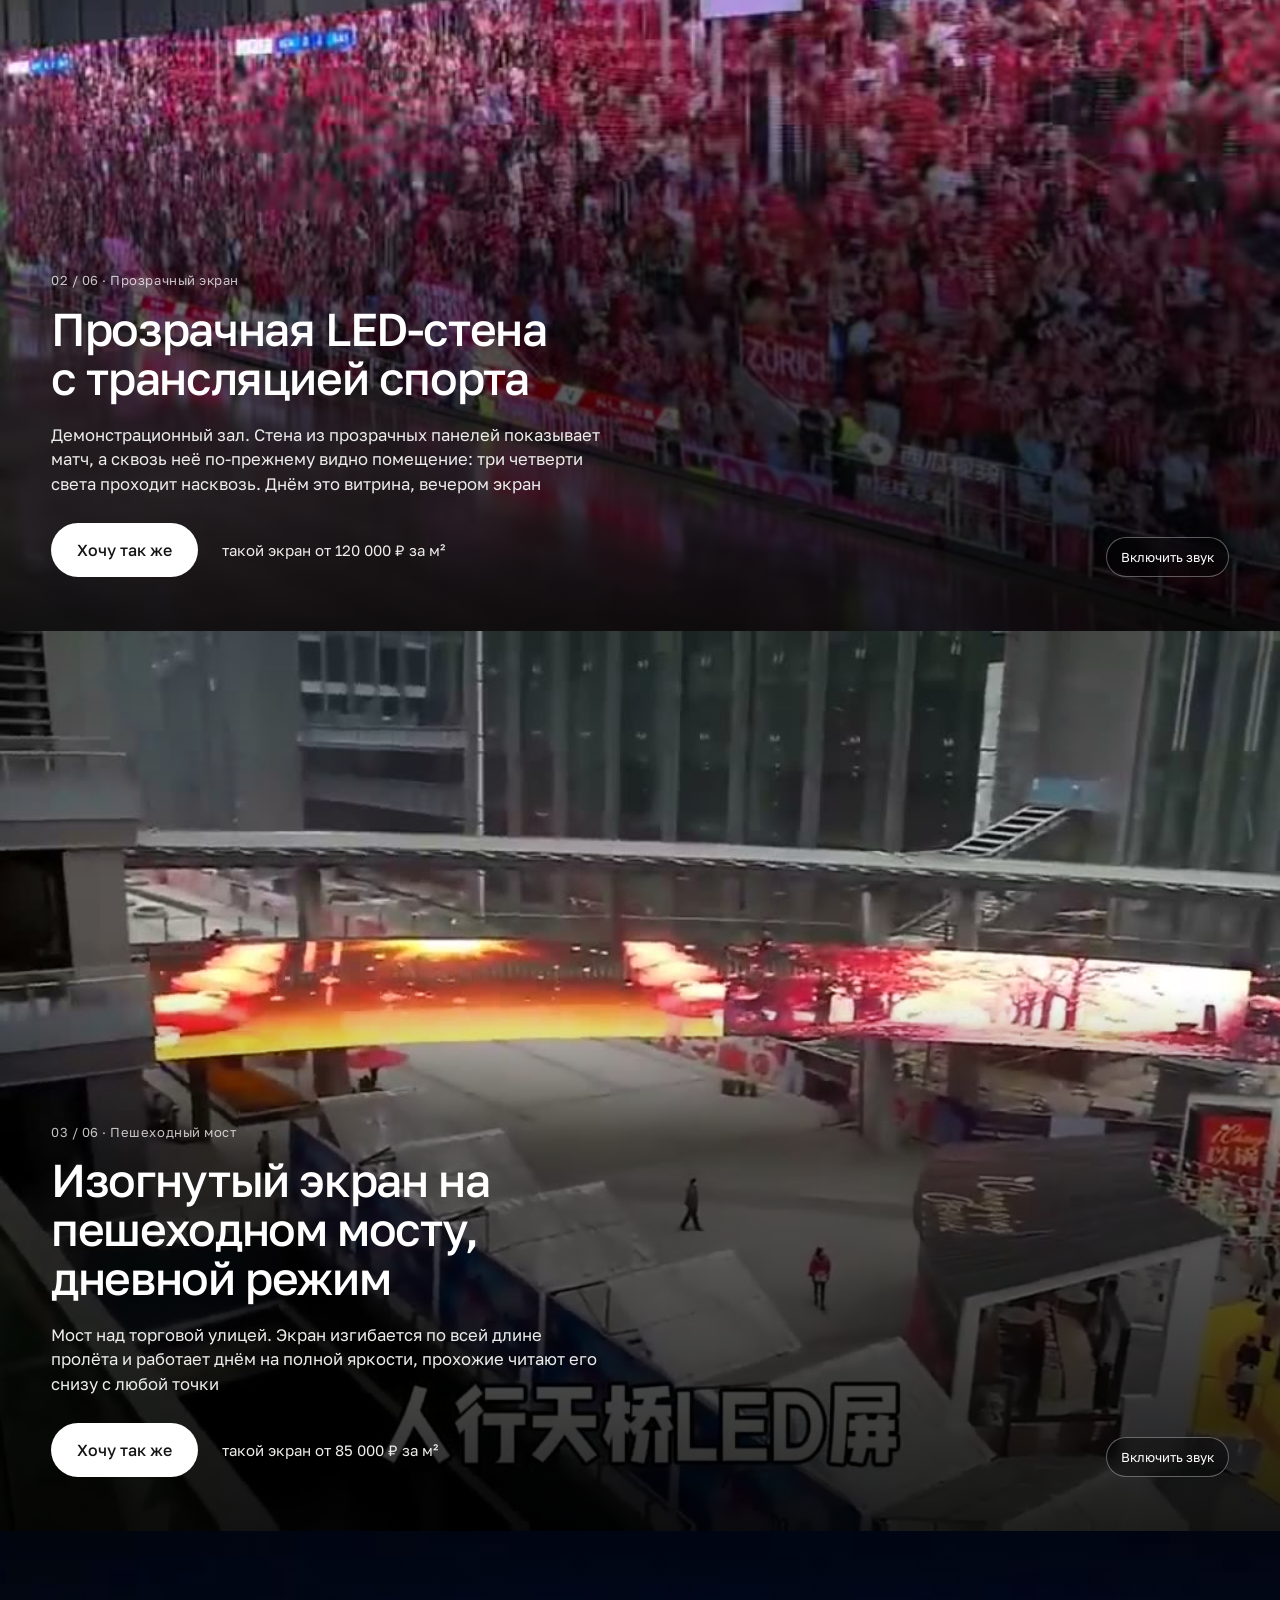
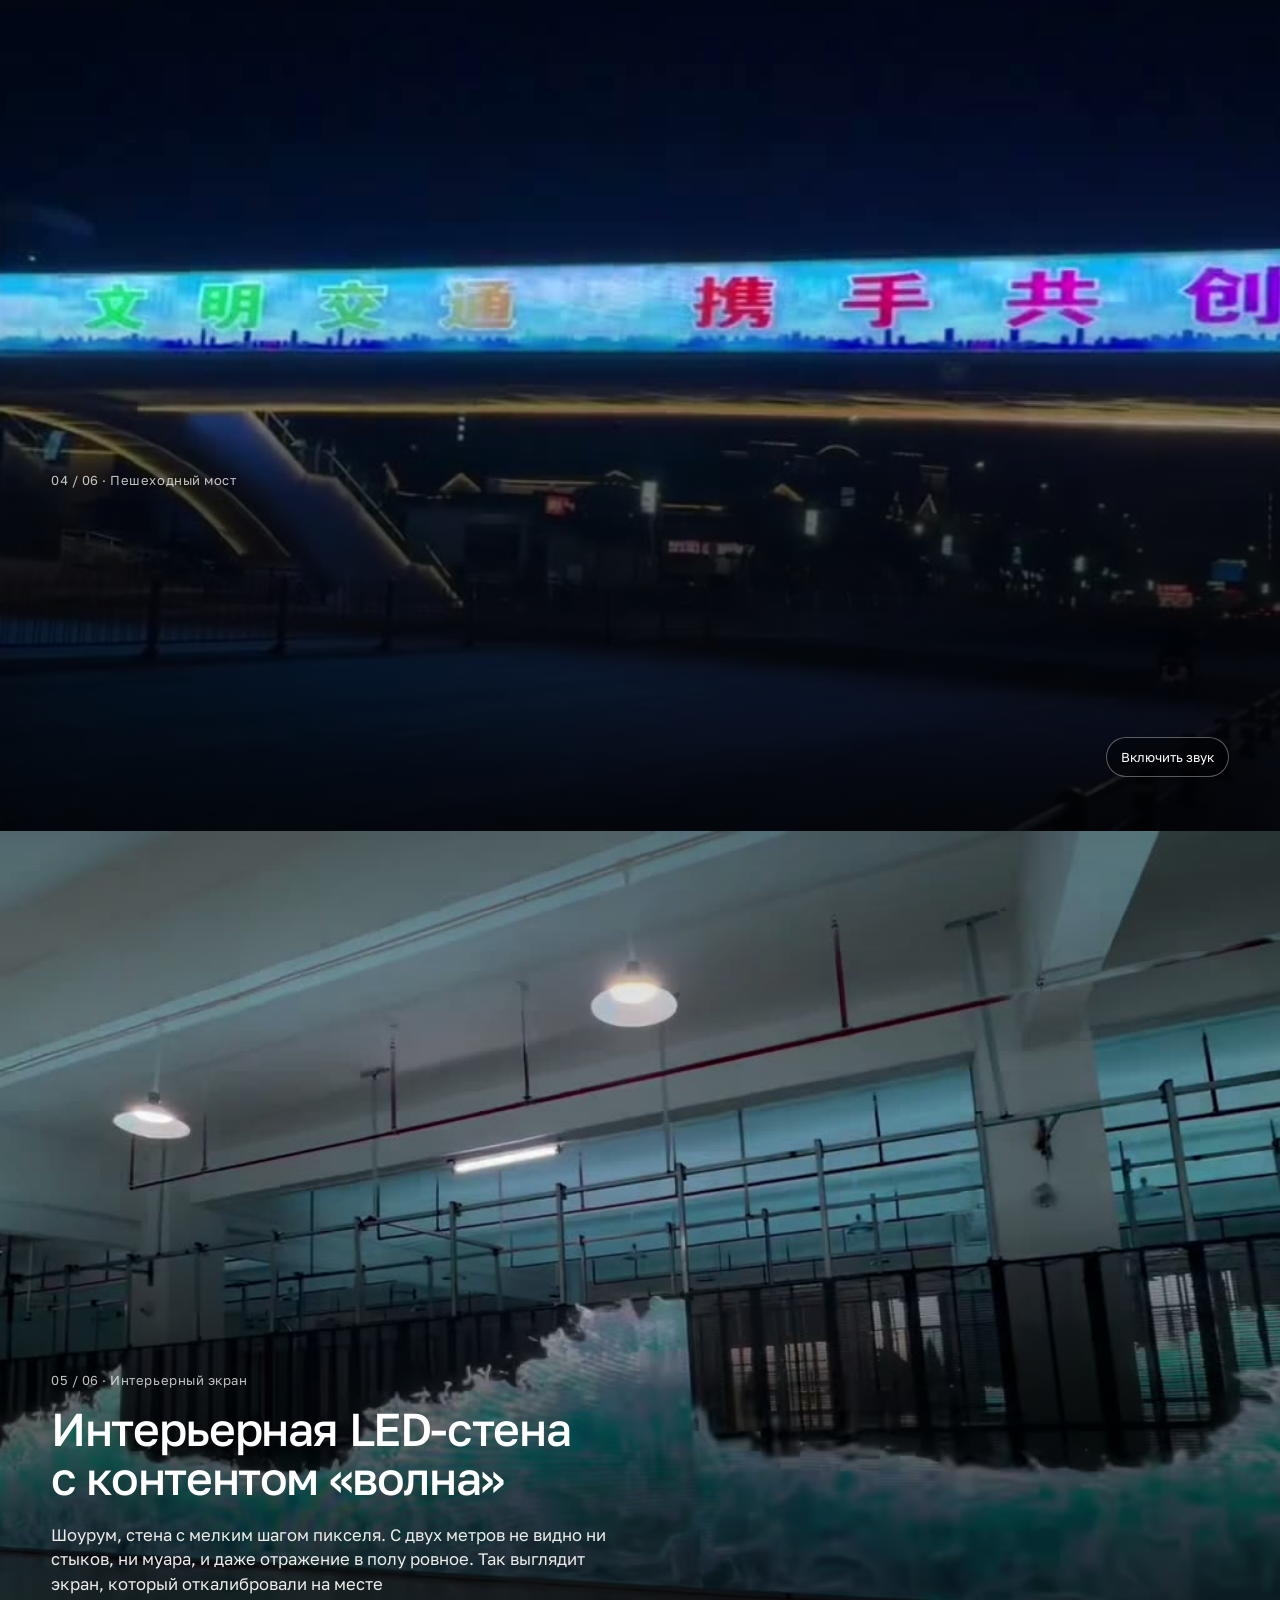
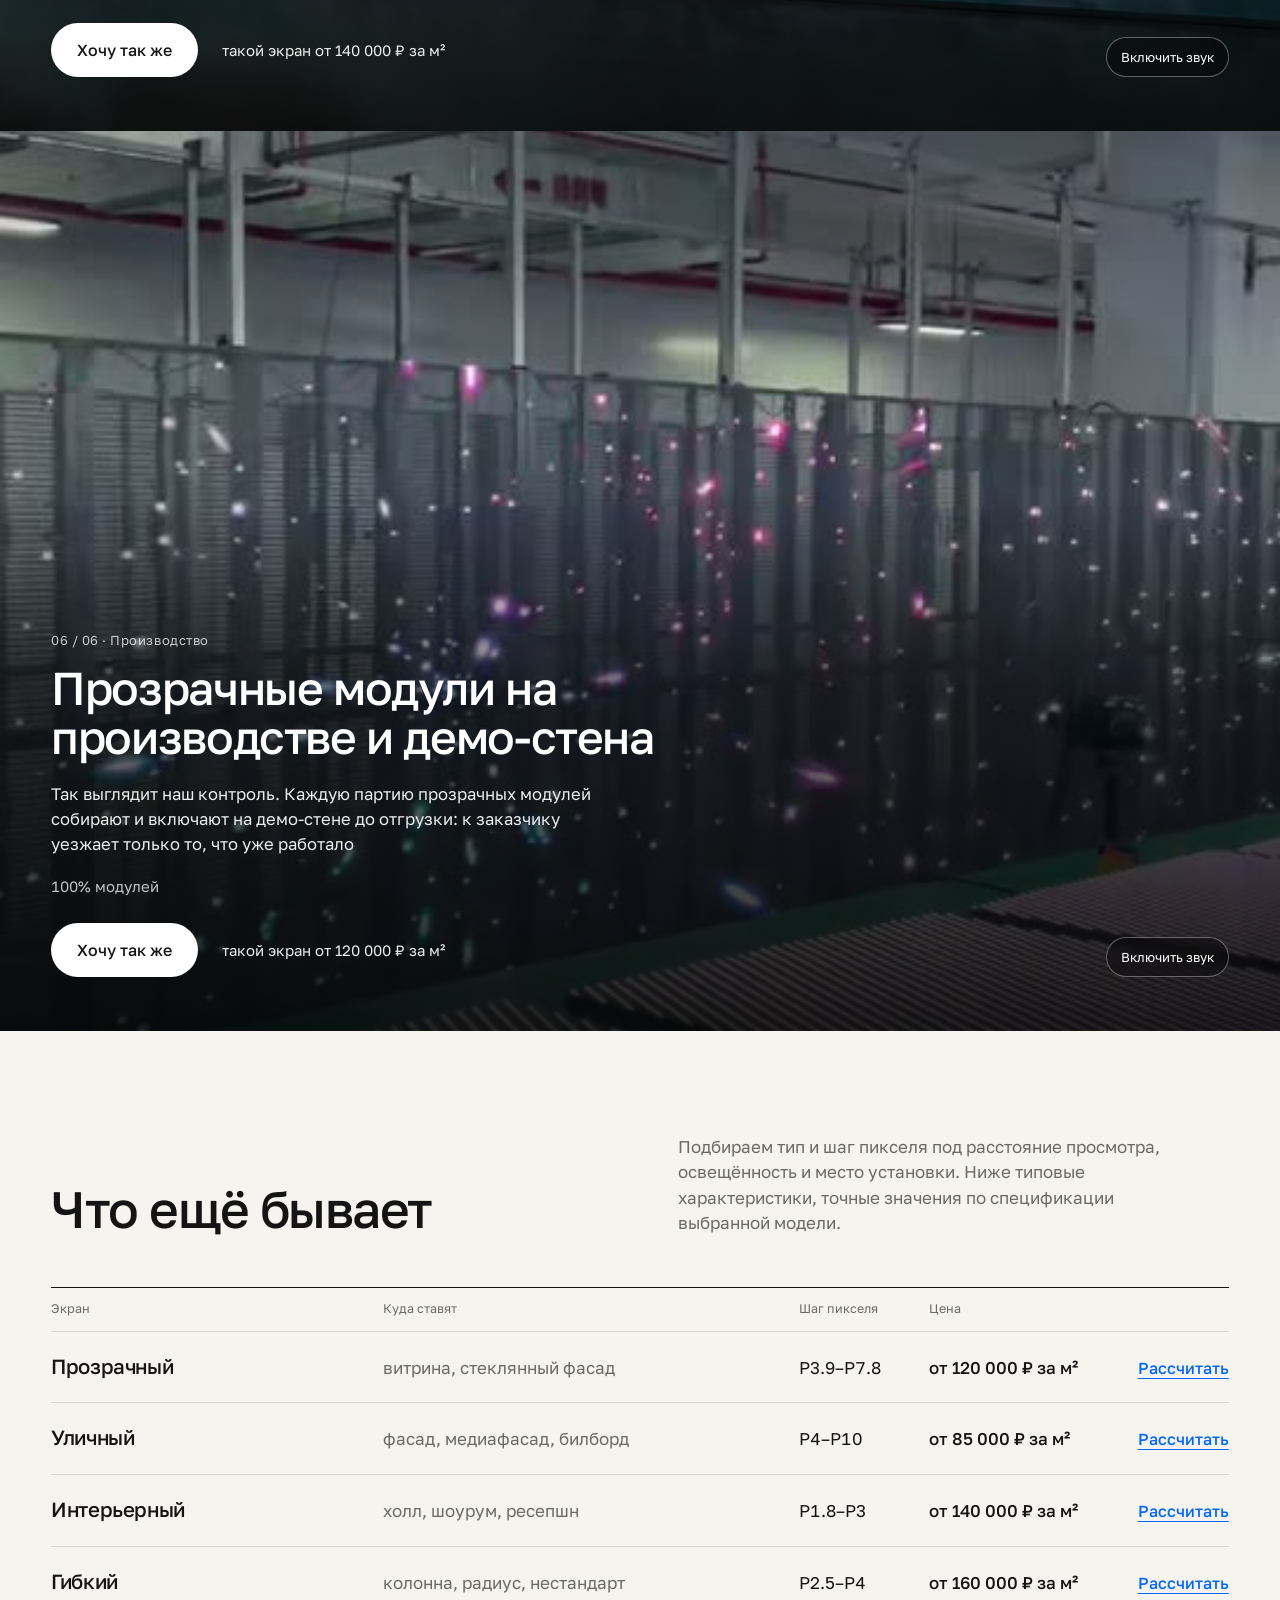
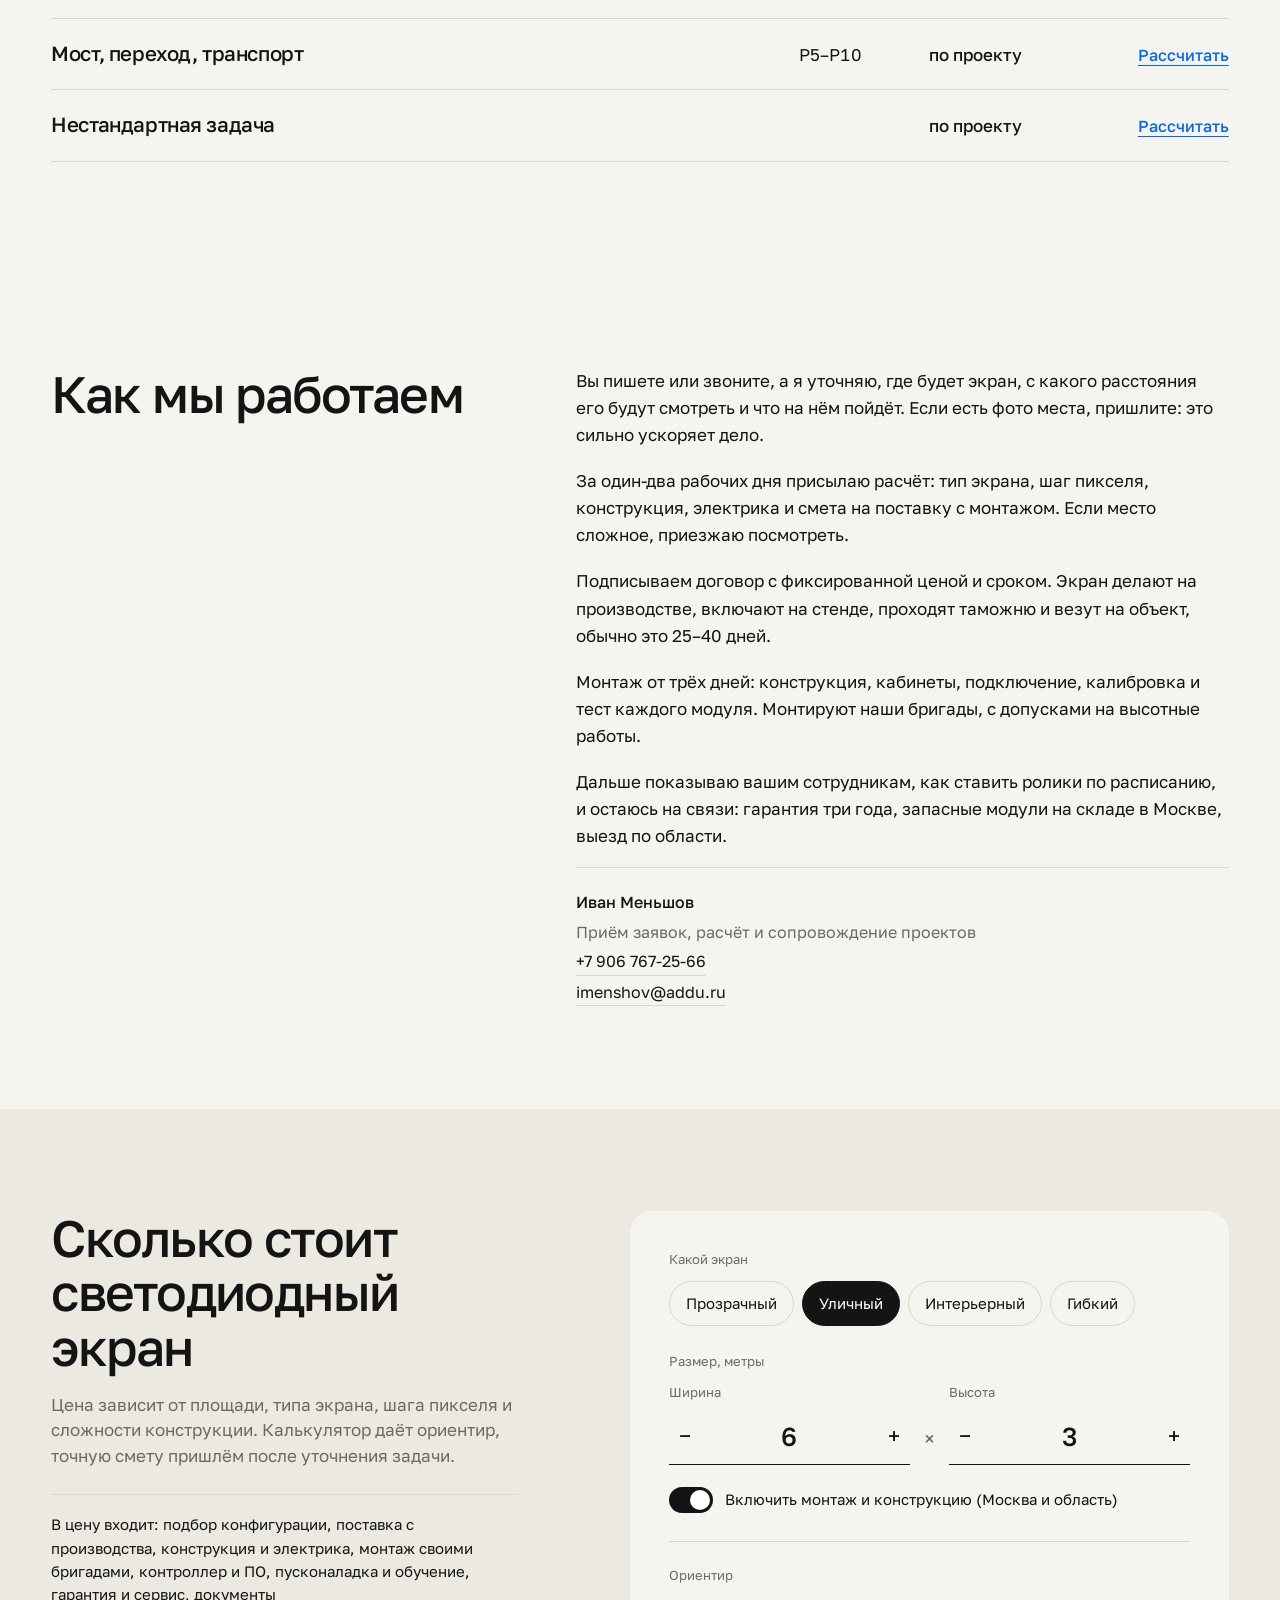
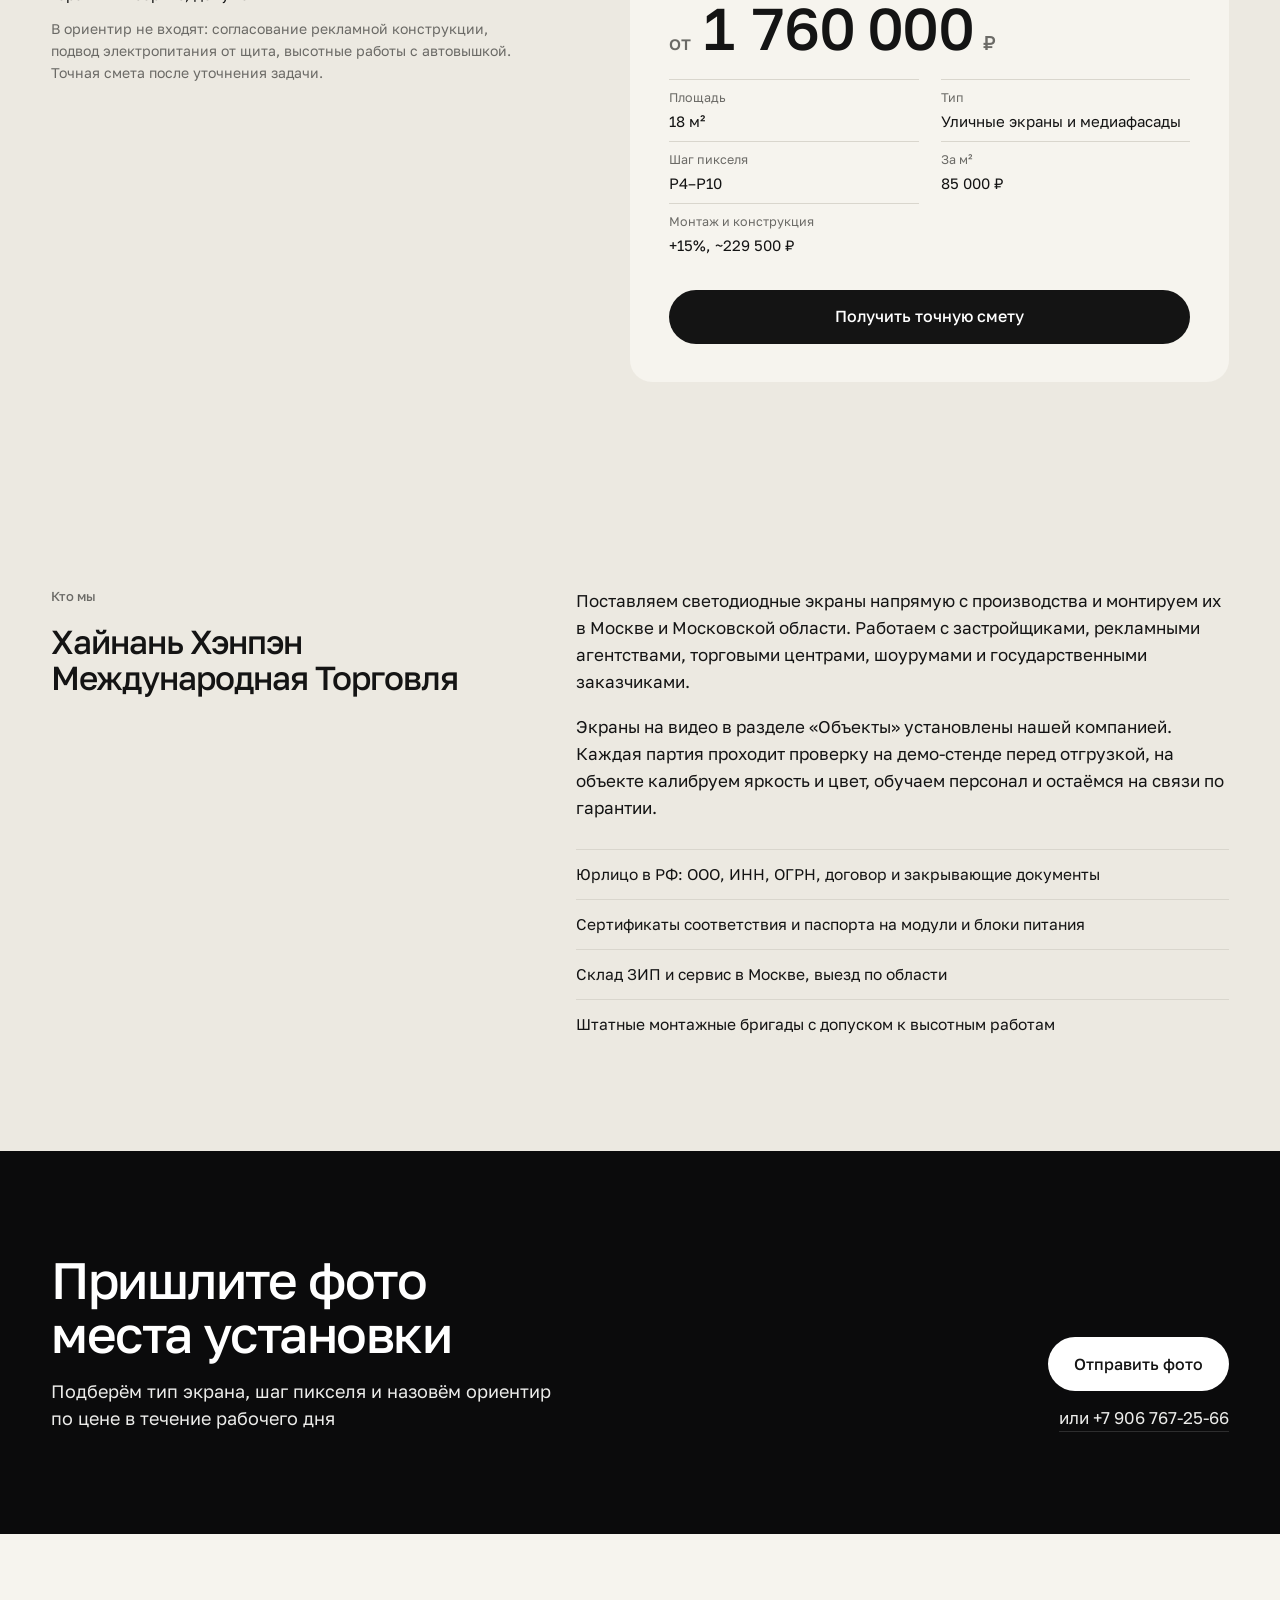
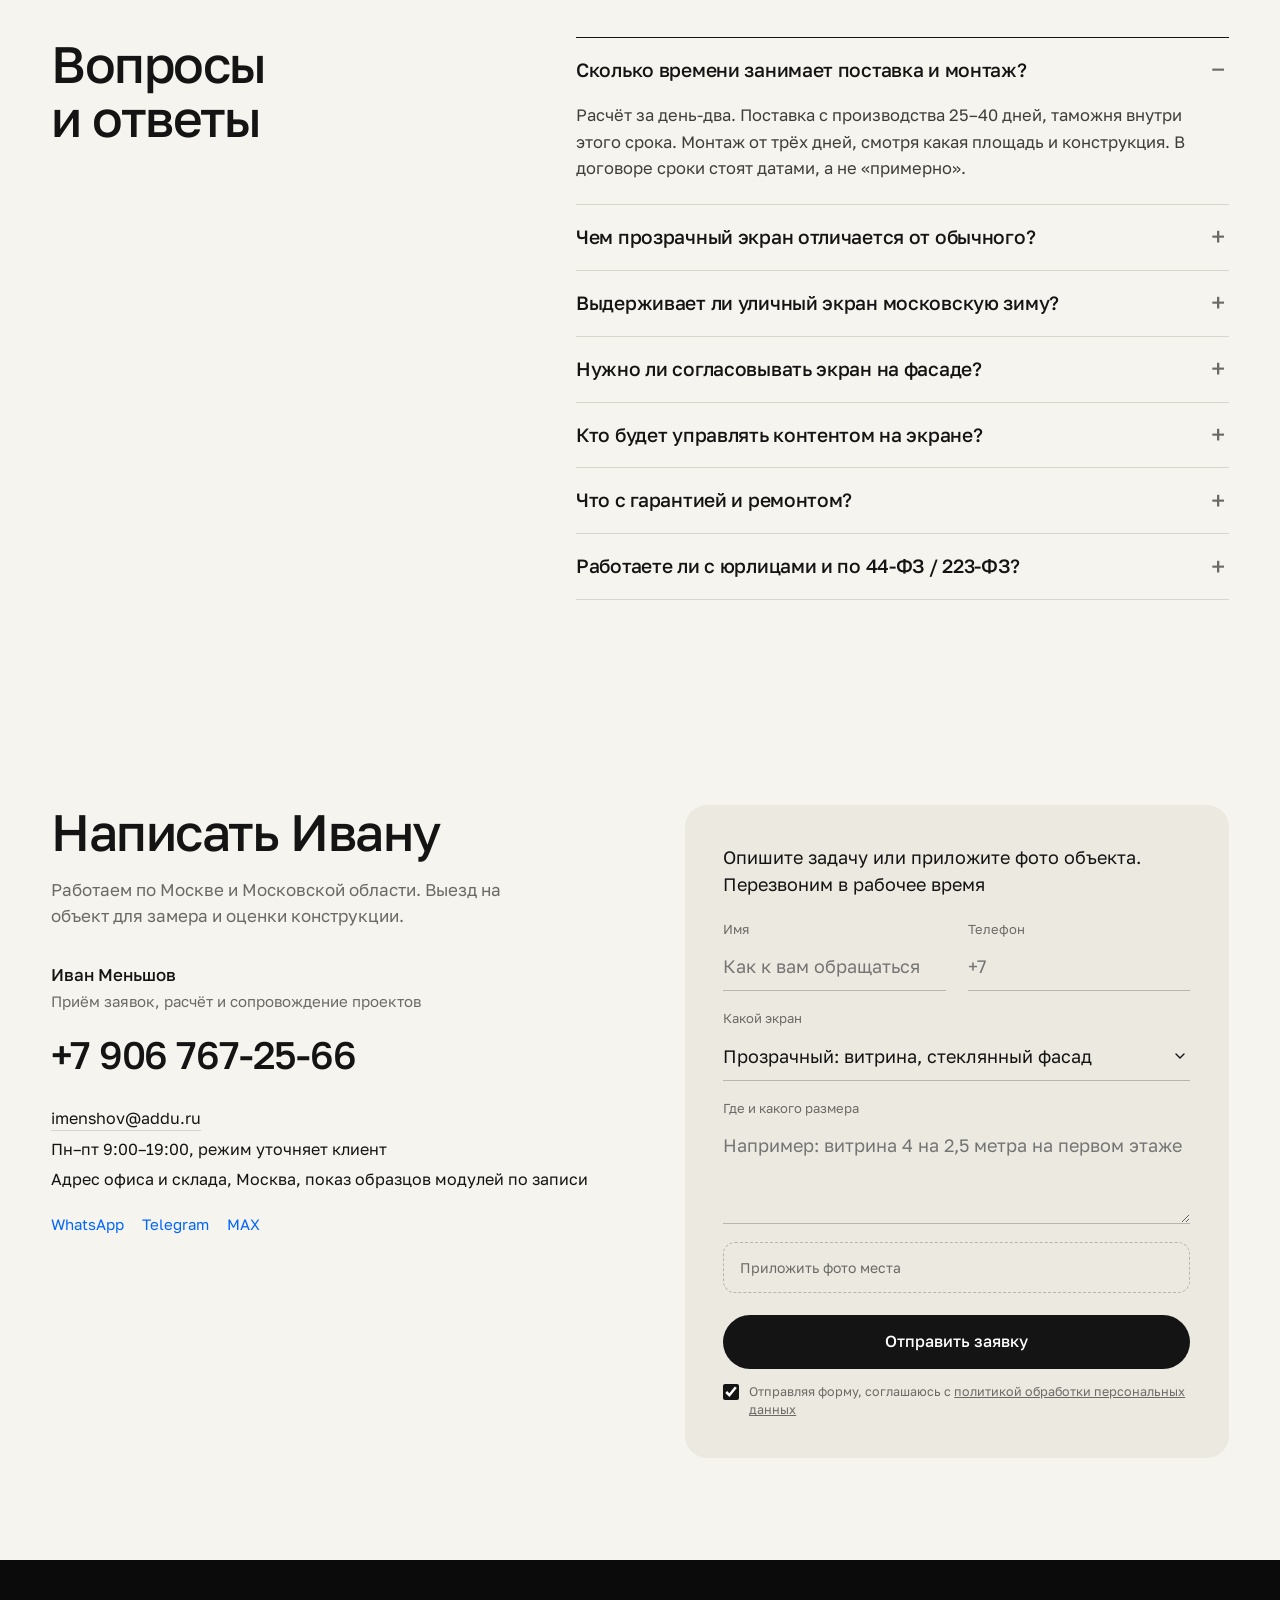
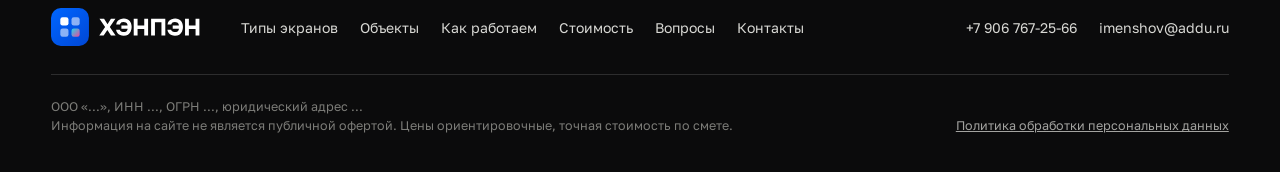
<file: design/v5/index.html>
<!DOCTYPE html>
<html lang="ru">
<head>
<meta charset="utf-8">
<meta name="viewport" content="width=device-width, initial-scale=1, viewport-fit=cover">
<title>Светодиодные LED-экраны с поставкой и монтажом в Москве и Московской области</title>
<meta name="description" content="Поставка и монтаж светодиодных экранов: прозрачные, уличные, интерьерные, гибкие. Москва и Московская область.">
<meta name="robots" content="noindex">
<meta name="theme-color" content="#0b0b0c">
<link rel="preconnect" href="https://fonts.googleapis.com">
<link rel="preconnect" href="https://fonts.gstatic.com" crossorigin>
<link href="https://fonts.googleapis.com/css2?family=Golos+Text:wght@400;500;600&display=swap" rel="stylesheet">
<link rel="icon" type="image/svg+xml" href="../logos/v3-mark.svg">
<link rel="stylesheet" href="styles.css?v=4">
</head>
<body>
<div id="app"></div>
<noscript><div style="padding:80px 24px;font-family:sans-serif">Для просмотра страницы включите JavaScript.</div></noscript>

<!-- Плашка варианта дизайна (не контент лендинга) -->
<div class="vpill" data-vpill>
  <button class="vpill__dot" type="button" data-vpill-toggle aria-label="Вариант дизайна">5</button>
  <a class="vpill__link" href="../"><i></i>Вариант 5 · Истории · <span>все варианты →</span></a>
</div>

<script src="app.js?v=3"></script>
<script src="render.js?v=3"></script>
</body>
</html>
</file>
<file: assets/styles.css>
/* Прототип лендинга «LED-экраны: поставка и монтаж, Москва и МО».
   Направление: тёмный технологичный фон под светящиеся экраны, холодный циановый акцент на действиях,
   светлые карточки контента. Это прототип структуры, не финальный дизайн. */

:root{
  --bg:#0B0F17;
  --bg-2:#0F1522;
  --surface:#141B2A;
  --surface-2:#1B2436;
  --ink:#F3F5F9;
  --ink-2:#C6CCD8;
  --muted:#8B93A6;
  --line:#243049;
  --line-2:#33405C;
  --brand:#22D3EE;
  --brand-dark:#06B6D4;
  --brand-soft:rgba(34,211,238,.12);
  --blue:#3B82F6;
  --ok:#34D399;
  --warn:#FBBF24;
  --warn-soft:rgba(251,191,36,.16);
  --tag-brief:#2563EB;
  --tag-res:#15803D;
  --tag-client:#B45309;
  --cms:#22D3EE;
  --radius:16px;
  --radius-s:10px;
  --shadow:0 1px 2px rgba(0,0,0,.3),0 12px 32px rgba(0,0,0,.35);
  --container:1200px;
  --font-h:"Manrope",system-ui,-apple-system,"Segoe UI",Roboto,sans-serif;
  --font-b:"Inter",system-ui,-apple-system,"Segoe UI",Roboto,sans-serif;
}

*{box-sizing:border-box}
html{scroll-behavior:smooth;-webkit-text-size-adjust:100%}
body{margin:0;background:var(--bg);color:var(--ink);font:15px/1.55 var(--font-b);padding-top:44px}
img,video{max-width:100%;display:block}
a{color:inherit;text-decoration:none}
button{font:inherit;cursor:pointer}
input,select,textarea{font:inherit}
h1,h2,h3,h4{font-family:var(--font-h);margin:0;line-height:1.15;letter-spacing:-.01em}
h1{font-size:clamp(30px,4vw,50px);font-weight:800}
h2{font-size:clamp(24px,2.8vw,36px);font-weight:800}
h3{font-size:19px;font-weight:700}
h4{font-size:16px;font-weight:700}
p{margin:0 0 12px}
ul{margin:0}
.muted{color:var(--muted)}
.small{font-size:13px}
.container{max-width:var(--container);margin:0 auto;padding:0 24px}
.section{padding:56px 0}
.section.alt{background:var(--bg-2)}
.section-head{display:flex;justify-content:space-between;align-items:flex-end;gap:24px;margin-bottom:28px}
.section-head p{max-width:720px;color:var(--ink-2);margin:8px 0 0}
.eyebrow{display:inline-block;font-size:12px;font-weight:700;letter-spacing:.08em;text-transform:uppercase;color:var(--brand);margin-bottom:10px}
.fill{color:#1A1400!important;background:var(--warn);border-radius:4px;padding:0 5px;font-weight:600;font-size:inherit!important}
.grid>*{min-width:0}

/* ---------- Панель прототипа ---------- */
.proto-bar{position:fixed;top:0;left:0;right:0;height:44px;background:#000;color:#fff;z-index:1000;display:flex;align-items:center;gap:14px;padding:0 16px;font-size:13px;border-bottom:1px solid #222}
.proto-bar .pb-title{font-weight:700;white-space:nowrap}
.proto-bar nav{display:flex;gap:2px;overflow:auto;scrollbar-width:none;min-width:0}
.proto-bar nav::-webkit-scrollbar{display:none}
.proto-bar nav a{padding:6px 9px;border-radius:8px;color:#C9CDD6;white-space:nowrap}
.proto-bar nav a.active,.proto-bar nav a:hover{background:#2A2C31;color:#fff}
.proto-bar .pb-legend{display:flex;gap:10px;margin-left:auto;align-items:center;flex:none}
.proto-bar .pb-legend span{display:inline-flex;align-items:center;gap:6px;color:#C9CDD6;white-space:nowrap}
.proto-bar .pb-legend i{width:10px;height:10px;border-radius:3px;display:inline-block}
.proto-bar .pb-toggle{background:#2A2C31;color:#fff;border:0;border-radius:8px;padding:6px 10px;white-space:nowrap}
.proto-bar .pb-toggle.on{background:var(--brand);color:#04141A}
@media (max-width:1180px){.proto-bar .pb-legend span{display:none}}
@media (max-width:720px){.proto-bar{gap:8px;padding:0 10px}.proto-bar .pb-title{display:none}.proto-bar nav{flex:1}.proto-bar nav a{padding:6px 8px;font-size:12px}.proto-bar .pb-toggle{font-size:12px;padding:6px 8px}}

/* ---------- Ярлыки блоков ---------- */
.blk{position:relative}
.blk::before{content:attr(data-label);position:absolute;top:10px;left:10px;z-index:20;font:600 11px/1.3 var(--font-b);letter-spacing:.02em;color:#fff;padding:6px 9px;border-radius:6px;box-shadow:0 2px 6px rgba(0,0,0,.4);pointer-events:none;white-space:normal;max-width:min(760px,calc(100% - 20px))}
.blk[data-tag="brief"]::before{background:var(--tag-brief)}
.blk[data-tag="res"]::before{background:var(--tag-res)}
.blk[data-tag="client"]::before{background:var(--tag-client)}
.blk[data-tag="mix"]::before{background:linear-gradient(90deg,var(--tag-brief) 0 50%,var(--tag-res) 50% 100%)}
.hide-tags .blk::before{display:none}
.blk-pad{padding-top:40px}
.hide-tags .blk-pad{padding-top:0}
.section.blk{padding-top:80px}
.hide-tags .section.blk{padding-top:56px}
.header.blk::before{top:calc(100% + 6px)}
.hero.blk::before{top:50px}
.hero.blk .container{padding-top:104px}
.hide-tags .hero.blk .container{padding-top:72px}
.trust.blk .container{padding-top:52px}
.hide-tags .trust.blk .container{padding-top:24px}
.cta-band.blk .container{padding-top:62px}
.hide-tags .cta-band.blk .container{padding-top:36px}
.footer.blk{padding-top:64px}
.hide-tags .footer.blk{padding-top:36px}
@media (max-width:820px){.header.blk::before{display:none}.hero.blk::before{top:10px}.hero.blk .container{padding-top:80px}.hide-tags .hero.blk .container{padding-top:48px}}

/* ---------- Управляемые поля (подсветка) ---------- */
.show-cms [data-cms]{outline:2px dashed var(--cms);outline-offset:3px;position:relative}
.show-cms [data-cms]::after{content:attr(data-cms);position:absolute;right:-2px;top:-20px;font:600 10px/1 var(--font-b);color:#04141A;background:var(--cms);padding:4px 6px;border-radius:4px;white-space:nowrap;z-index:21;pointer-events:none}
.show-cms .blk[data-cms]::after{top:auto;bottom:10px;right:10px;font-size:11px;padding:6px 8px}

/* ---------- Кнопки ---------- */
.btn{display:inline-flex;align-items:center;justify-content:center;gap:8px;border-radius:var(--radius-s);padding:12px 18px;font-weight:600;border:1px solid transparent;line-height:1.2;transition:.15s;white-space:normal;text-align:center;min-width:0}
.btn-primary{background:var(--brand);color:#04141A}
.btn-primary:hover{background:var(--brand-dark)}
.btn-outline{background:transparent;border-color:var(--line-2);color:var(--ink)}
.btn-outline:hover{border-color:var(--brand);color:var(--brand)}
.btn-ghost{background:transparent;color:var(--ink-2)}
.btn-ghost:hover{background:var(--surface-2)}
.btn-lg{padding:15px 26px;font-size:16px}
.btn-sm{padding:9px 14px;font-size:14px}
.btn-block{width:100%}
.btn svg{width:18px;height:18px;flex:none}

/* ---------- Шапка ---------- */
.header{position:sticky;top:44px;z-index:900;background:rgba(11,15,23,.92);backdrop-filter:blur(10px);border-bottom:1px solid var(--line)}
.header .container{display:flex;align-items:center;gap:22px;height:72px}
.logo{display:flex;align-items:center;gap:12px;flex:none}
.logo .mark{width:40px;height:40px;border-radius:10px;background:linear-gradient(135deg,var(--brand),var(--blue));display:grid;place-items:center;color:#04141A;font:800 16px var(--font-h)}
.logo b{display:block;font:800 17px/1.1 var(--font-h);letter-spacing:.02em}
.logo span{display:block;font-size:12px;color:var(--muted);line-height:1.2}
.hdr-nav{display:flex;gap:4px;margin-left:8px}
.hdr-nav a{padding:8px 11px;border-radius:8px;color:var(--ink-2);font-size:14px;white-space:nowrap}
.hdr-nav a:hover{background:var(--surface-2);color:#fff}
.hdr-contacts{margin-left:auto;display:flex;align-items:center;gap:16px}
.hdr-contacts .phone{font:700 16px var(--font-h);white-space:nowrap}
.hdr-contacts .phone small{display:block;font:400 12px var(--font-b);color:var(--muted)}
.burger{display:none;background:transparent;border:1px solid var(--line-2);border-radius:8px;width:42px;height:42px;color:#fff;place-items:center}
.burger svg{width:22px;height:22px}
@media (max-width:1100px){.hdr-nav{display:none}}
@media (max-width:820px){.hdr-contacts .phone,.hdr-contacts .btn{display:none}.burger{display:grid}.header .container{height:62px}}

/* Мобильное меню */
.drawer{position:fixed;inset:0;background:rgba(0,0,0,.6);z-index:950;display:none}
.drawer.open{display:block}
.drawer .panel{position:absolute;top:0;right:0;bottom:0;width:min(360px,88vw);background:var(--surface);padding:24px;overflow:auto;box-shadow:var(--shadow)}
.drawer .close{position:absolute;top:14px;right:14px;background:transparent;border:0;color:#fff;font-size:22px}
.drawer h4{margin:18px 0 8px;color:var(--muted);font-size:12px;text-transform:uppercase;letter-spacing:.08em}
.drawer a{display:block;padding:9px 0;border-bottom:1px solid var(--line);font-size:15px}

/* ---------- Первый экран ---------- */
.hero{position:relative;overflow:hidden;background:#05080E}
.hero .bg{position:absolute;inset:0;z-index:0}
.hero .bg video,.hero .bg img{width:100%;height:100%;object-fit:cover;opacity:.55}
.hero .bg::after{content:"";position:absolute;inset:0;background:linear-gradient(90deg,rgba(5,8,14,.96) 0%,rgba(5,8,14,.86) 45%,rgba(5,8,14,.45) 100%)}
.hero .container{position:relative;z-index:1;display:grid;grid-template-columns:1.15fr .85fr;gap:48px;align-items:center;padding-top:72px;padding-bottom:72px}
.hero .geo{display:inline-flex;align-items:center;gap:8px;font-size:13px;color:var(--brand);background:var(--brand-soft);border:1px solid rgba(34,211,238,.3);padding:6px 12px;border-radius:99px;margin-bottom:18px}
.hero .geo svg{width:16px;height:16px}
.hero h1{margin-bottom:16px}
.hero .lead{font-size:17px;color:var(--ink-2);max-width:600px;margin-bottom:24px}
.bullets{display:grid;grid-template-columns:repeat(3,1fr);gap:14px;margin-bottom:26px}
.bullet{background:rgba(20,27,42,.75);border:1px solid var(--line);border-radius:12px;padding:14px}
.bullet b{display:block;font:700 16px var(--font-h);margin-bottom:4px}
.bullet>span{font-size:13px;color:var(--muted)}
.cta-row{display:flex;gap:12px;align-items:center;flex-wrap:wrap}
.cta-row .note{font-size:13px;color:var(--muted);max-width:280px}
@media (max-width:980px){.hero .container{grid-template-columns:1fr;gap:28px;padding-top:48px;padding-bottom:48px}.bullets{grid-template-columns:1fr}.hero .bg::after{background:linear-gradient(180deg,rgba(5,8,14,.94),rgba(5,8,14,.8))}}

/* Формы */
.card-form{background:var(--surface);border:1px solid var(--line);border-radius:var(--radius);padding:24px;box-shadow:var(--shadow)}
.card-form h3{margin-bottom:4px}
.card-form .sub{color:var(--muted);font-size:13px;margin-bottom:16px}
.field{display:block;margin-bottom:12px}
.field>span{display:block;font-size:12px;color:var(--muted);margin-bottom:5px}
.field input,.field select,.field textarea{width:100%;background:var(--bg-2);border:1px solid var(--line-2);border-radius:10px;padding:11px 12px;color:var(--ink);outline:0}
.field input:focus,.field select:focus,.field textarea:focus{border-color:var(--brand)}
.field select{appearance:none;background-image:url("data:image/svg+xml,%3Csvg xmlns='http://www.w3.org/2000/svg' viewBox='0 0 24 24' fill='none' stroke='%238B93A6' stroke-width='2'%3E%3Cpath d='m6 9 6 6 6-6'/%3E%3C/svg%3E");background-repeat:no-repeat;background-position:right 10px center;background-size:18px;padding-right:34px}
.field textarea{min-height:88px;resize:vertical}
.row2{display:grid;grid-template-columns:1fr 1fr;gap:12px}
.row3{display:grid;grid-template-columns:1fr 1fr 1fr;gap:12px}
.consent{display:flex;gap:8px;align-items:flex-start;font-size:12px;color:var(--muted);margin:10px 0 0}
.consent input{margin-top:3px}
.consent a{color:var(--brand)}
.upload{display:flex;align-items:center;gap:10px;border:1px dashed var(--line-2);border-radius:10px;padding:10px 12px;font-size:13px;color:var(--muted);cursor:pointer}
.upload svg{width:18px;height:18px;flex:none;color:var(--brand)}
@media (max-width:560px){.row2,.row3{grid-template-columns:1fr}}

/* ---------- Полоса доверия ---------- */
.trust{background:var(--bg-2);border-top:1px solid var(--line);border-bottom:1px solid var(--line)}
.trust .container{display:grid;grid-template-columns:repeat(4,1fr);gap:24px;padding-top:24px;padding-bottom:24px}
.trust .item b{display:block;font:800 26px var(--font-h);color:var(--brand)}
.trust .item>span{font-size:13px;color:var(--ink-2)}
@media (max-width:900px){.trust .container{grid-template-columns:1fr 1fr}}

/* ---------- Карточки типов экранов ---------- */
.prod-grid{display:grid;grid-template-columns:repeat(3,1fr);gap:20px}
.prod{background:var(--surface);border:1px solid var(--line);border-radius:var(--radius);overflow:hidden;display:flex;flex-direction:column}
.prod .media{aspect-ratio:16/10;background:#000;position:relative}
.prod .media img,.prod .media video{width:100%;height:100%;object-fit:cover}
.prod .media .chip{position:absolute;left:12px;bottom:12px;background:rgba(0,0,0,.65);border:1px solid rgba(255,255,255,.2);padding:5px 9px;border-radius:99px;font-size:12px}
.prod .body{padding:18px;display:flex;flex-direction:column;flex:1}
.prod h3{margin-bottom:8px}
.prod p{color:var(--ink-2);font-size:14px}
.prod .specs{list-style:none;padding:0;margin:8px 0 16px;display:grid;gap:6px;font-size:13px}
.prod .specs li{display:flex;justify-content:space-between;gap:10px;border-bottom:1px dashed var(--line);padding-bottom:5px}
.prod .specs li span:first-child{color:var(--muted)}
.prod .actions{margin-top:auto;display:flex;gap:10px;flex-wrap:wrap}
@media (max-width:960px){.prod-grid{grid-template-columns:1fr 1fr}}
@media (max-width:600px){.prod-grid{grid-template-columns:1fr}}

/* ---------- Кейсы (видео) ---------- */
.filters{display:flex;gap:8px;flex-wrap:wrap;margin-bottom:22px}
.filters .tab{border:1px solid var(--line-2);background:transparent;color:var(--ink-2);border-radius:99px;padding:8px 14px;font-size:14px}
.filters .tab.active{background:var(--brand);color:#04141A;border-color:var(--brand)}
.case-grid{display:grid;grid-template-columns:repeat(3,1fr);gap:20px}
.case{background:var(--surface);border:1px solid var(--line);border-radius:var(--radius);overflow:hidden}
.case .media{position:relative;aspect-ratio:16/10;background:#000;cursor:pointer}
.case .media video,.case .media img{width:100%;height:100%;object-fit:cover}
.case .media .play{position:absolute;inset:0;display:grid;place-items:center;pointer-events:none}
.case .media .play i{width:56px;height:56px;border-radius:50%;background:rgba(0,0,0,.55);border:1px solid rgba(255,255,255,.4);display:grid;place-items:center}
.case .media .play svg{width:22px;height:22px;color:#fff;margin-left:3px}
.case .media.playing .play{display:none}
.case .media .dur{position:absolute;right:10px;bottom:10px;background:rgba(0,0,0,.65);padding:3px 7px;border-radius:6px;font-size:12px}
.case .body{padding:16px 18px 18px}
.case .type{font-size:12px;color:var(--brand);font-weight:600;text-transform:uppercase;letter-spacing:.06em;margin-bottom:6px}
.case h3{font-size:17px;margin-bottom:6px}
.case p{font-size:14px;color:var(--ink-2);margin:0 0 10px}
.case .facts{display:flex;gap:14px;flex-wrap:wrap;font-size:13px;color:var(--muted)}
.case .facts b{color:var(--ink)}
.case[hidden]{display:none}
@media (max-width:960px){.case-grid{grid-template-columns:1fr 1fr}}
@media (max-width:600px){.case-grid{grid-template-columns:1fr}}

/* ---------- Что входит / преимущества ---------- */
.feat-grid{display:grid;grid-template-columns:repeat(4,1fr);gap:18px}
.feat{background:var(--surface);border:1px solid var(--line);border-radius:var(--radius);padding:20px}
.feat .ico{width:44px;height:44px;border-radius:12px;background:var(--brand-soft);display:grid;place-items:center;margin-bottom:14px}
.feat .ico svg{width:22px;height:22px;color:var(--brand)}
.feat h3{font-size:17px;margin-bottom:6px}
.feat p{font-size:14px;color:var(--ink-2);margin:0}
@media (max-width:960px){.feat-grid{grid-template-columns:1fr 1fr}}
@media (max-width:560px){.feat-grid{grid-template-columns:1fr}}

/* ---------- Этапы ---------- */
.steps{display:grid;grid-template-columns:repeat(5,1fr);gap:14px;counter-reset:s}
.step{background:var(--surface);border:1px solid var(--line);border-radius:var(--radius);padding:20px 18px;position:relative}
.step .n{width:34px;height:34px;border-radius:50%;background:var(--brand);color:#04141A;font:800 15px var(--font-h);display:grid;place-items:center;margin-bottom:12px}
.step h3{font-size:16px;margin-bottom:6px}
.step p{font-size:13px;color:var(--ink-2);margin:0}
.step .t{display:inline-block;margin-top:10px;font-size:12px;color:var(--muted)}
@media (max-width:1000px){.steps{grid-template-columns:repeat(3,1fr)}}
@media (max-width:640px){.steps{grid-template-columns:1fr}}

/* ---------- Калькулятор ---------- */
.calc{display:grid;grid-template-columns:1fr 1fr;gap:28px;align-items:start}
.calc .card-form{padding:24px}
.calc-out{background:linear-gradient(160deg,var(--surface-2),var(--surface));border:1px solid var(--line-2);border-radius:var(--radius);padding:24px}
.calc-out .big{font:800 clamp(28px,3.4vw,40px) var(--font-h);color:var(--brand);margin:4px 0 10px}
.calc-out .row{display:flex;justify-content:space-between;gap:10px;padding:9px 0;border-bottom:1px dashed var(--line);font-size:14px}
.calc-out .row span:first-child{color:var(--muted)}
.calc-out .note{font-size:12px;color:var(--muted);margin-top:12px}
.price-tbl{width:100%;border-collapse:collapse;font-size:14px;margin-top:8px}
.price-tbl th,.price-tbl td{text-align:left;padding:10px 8px;border-bottom:1px solid var(--line)}
.price-tbl th{color:var(--muted);font-weight:600;font-size:12px;text-transform:uppercase;letter-spacing:.05em}
@media (max-width:900px){.calc{grid-template-columns:1fr}}

/* ---------- Таблица характеристик ---------- */
.tbl-wrap{overflow:auto;border:1px solid var(--line);border-radius:var(--radius);background:var(--surface)}
.spec-tbl{width:100%;border-collapse:collapse;font-size:14px;min-width:720px}
.spec-tbl th,.spec-tbl td{padding:12px 14px;border-bottom:1px solid var(--line);text-align:left;vertical-align:top}
.spec-tbl th{background:var(--surface-2);color:var(--ink-2);font-weight:600;font-size:13px}
.spec-tbl tr:last-child td{border-bottom:0}
.spec-tbl td:first-child{font-weight:600}

/* ---------- О компании ---------- */
.about{display:grid;grid-template-columns:1.1fr .9fr;gap:36px;align-items:center}
.about .photo{border-radius:var(--radius);overflow:hidden;border:1px solid var(--line);aspect-ratio:4/3;background:#000}
.about .photo img,.about .photo video{width:100%;height:100%;object-fit:cover}
.about p{color:var(--ink-2)}
.docs{display:grid;grid-template-columns:1fr 1fr;gap:12px;margin-top:18px}
.doc{display:flex;gap:10px;align-items:center;background:var(--surface);border:1px solid var(--line);border-radius:12px;padding:12px 14px;font-size:13px}
.doc svg{width:20px;height:20px;color:var(--brand);flex:none}
@media (max-width:900px){.about{grid-template-columns:1fr}}

/* ---------- Отзывы ---------- */
.rev-grid{display:grid;grid-template-columns:repeat(3,1fr);gap:18px}
.rev{background:var(--surface);border:1px solid var(--line);border-radius:var(--radius);padding:20px}
.rev .who{display:flex;gap:12px;align-items:center;margin-bottom:12px}
.rev .ava{width:42px;height:42px;border-radius:50%;background:var(--surface-2);display:grid;place-items:center;font-weight:700;color:var(--brand)}
.rev .who b{display:block}
.rev .who>div>span{font-size:12px;color:var(--muted)}
.rev p{font-size:14px;color:var(--ink-2);margin:0}
.rev .stars{color:var(--warn);letter-spacing:2px;font-size:13px;margin-bottom:8px}
@media (max-width:900px){.rev-grid{grid-template-columns:1fr}}

/* ---------- FAQ ---------- */
.faq{max-width:860px}
.faq details{background:var(--surface);border:1px solid var(--line);border-radius:12px;margin-bottom:10px;padding:0 18px}
.faq summary{cursor:pointer;padding:16px 0;font:700 16px var(--font-h);list-style:none;display:flex;justify-content:space-between;gap:14px;align-items:center}
.faq summary::-webkit-details-marker{display:none}
.faq summary::after{content:"+";color:var(--brand);font-size:22px;flex:none}
.faq details[open] summary::after{content:"−"}
.faq details p{color:var(--ink-2);padding-bottom:16px;margin:0;font-size:14px}

/* ---------- Контакты ---------- */
.contacts{display:grid;grid-template-columns:1fr 1fr;gap:28px;align-items:start}
.contact-card{background:var(--surface);border:1px solid var(--line);border-radius:var(--radius);padding:24px}
.person{display:flex;gap:16px;align-items:center;margin-bottom:18px}
.person .ava{width:64px;height:64px;border-radius:50%;background:linear-gradient(135deg,var(--brand),var(--blue));display:grid;place-items:center;font:800 22px var(--font-h);color:#04141A}
.person b{display:block;font:700 18px var(--font-h)}
.person span{font-size:13px;color:var(--muted)}
.clist{list-style:none;padding:0;margin:0;display:grid;gap:10px}
.clist li{display:flex;gap:12px;align-items:flex-start;font-size:15px}
.clist svg{width:20px;height:20px;color:var(--brand);flex:none;margin-top:2px}
.clist a:hover{color:var(--brand)}
.clist small{display:block;color:var(--muted);font-size:12px}
.msgs{display:flex;gap:10px;margin-top:16px;flex-wrap:wrap}
.msgs a{display:inline-flex;align-items:center;gap:8px;border:1px solid var(--line-2);border-radius:10px;padding:9px 12px;font-size:14px}
.msgs a:hover{border-color:var(--brand)}
.msgs svg{width:18px;height:18px}
.map{margin-top:18px;border-radius:12px;border:1px solid var(--line);background:repeating-linear-gradient(45deg,var(--surface-2) 0 10px,var(--surface) 10px 20px);aspect-ratio:16/8;display:grid;place-items:center;color:var(--muted);font-size:13px;text-align:center;padding:16px}
@media (max-width:900px){.contacts{grid-template-columns:1fr}}

/* ---------- CTA-полоса ---------- */
.cta-band{background:linear-gradient(120deg,#0E2A38,#0B1A3A);border-top:1px solid var(--line);border-bottom:1px solid var(--line)}
.cta-band .container{display:flex;justify-content:space-between;align-items:center;gap:24px;padding-top:36px;padding-bottom:36px;flex-wrap:wrap}
.cta-band h2{font-size:clamp(20px,2.4vw,28px)}
.cta-band p{color:var(--ink-2);margin:6px 0 0}

/* ---------- Подвал ---------- */
.footer{border-top:1px solid var(--line);padding:36px 0 90px;font-size:13px;color:var(--muted)}
.footer .container{display:grid;grid-template-columns:1.4fr 1fr 1fr;gap:28px}
.footer h4{color:var(--ink);margin-bottom:10px}
.footer a{display:block;padding:3px 0}
.footer a:hover{color:var(--brand)}
.footer .legal{margin-top:20px;font-size:12px;line-height:1.6}
@media (max-width:800px){.footer .container{grid-template-columns:1fr}}

/* ---------- Липкая мобильная панель ---------- */
.sticky-cta{position:fixed;left:0;right:0;bottom:0;z-index:800;background:rgba(11,15,23,.96);border-top:1px solid var(--line);padding:10px 14px;display:none;gap:10px}
.sticky-cta .btn{flex:1}
@media (max-width:820px){.sticky-cta{display:flex}}

/* ---------- Модальное окно ---------- */
.modal{position:fixed;inset:0;background:rgba(0,0,0,.7);z-index:1100;display:none;align-items:center;justify-content:center;padding:16px}
.modal.open{display:flex}
.modal .box{background:var(--surface);border:1px solid var(--line-2);border-radius:var(--radius);width:min(480px,100%);padding:26px;position:relative;max-height:92vh;overflow:auto}
.modal .close{position:absolute;top:12px;right:12px;background:transparent;border:0;color:var(--muted);font-size:22px}
.modal h3{margin-bottom:4px}
.modal .sub{color:var(--muted);font-size:13px;margin-bottom:16px}
.modal .prod-line{display:none;gap:8px;align-items:center;background:var(--brand-soft);border:1px solid rgba(34,211,238,.3);border-radius:10px;padding:8px 12px;font-size:13px;margin-bottom:14px}
.modal .prod-line b{color:var(--brand)}

/* ---------- Обзорная страница ---------- */
.ov-hero{padding:56px 0 28px}
.ov-hero h1{font-size:clamp(28px,3.4vw,42px)}
.ov-hero .lead{color:var(--ink-2);font-size:17px;max-width:820px}
.ov-links{display:grid;grid-template-columns:repeat(3,1fr);gap:16px;margin:24px 0 8px}
.ov-link{background:var(--surface);border:1px solid var(--line);border-radius:var(--radius);padding:20px;display:block}
.ov-link:hover{border-color:var(--brand)}
.ov-link b{display:block;font:700 17px var(--font-h);margin-bottom:6px}
.ov-link span{font-size:13px;color:var(--muted)}
.legend{display:flex;gap:14px;flex-wrap:wrap;margin:14px 0}
.legend span{display:inline-flex;gap:8px;align-items:center;font-size:13px;color:var(--ink-2)}
.legend i{width:14px;height:14px;border-radius:4px;display:inline-block;flex:none}
.ov-tbl{width:100%;border-collapse:collapse;font-size:14px}
.ov-tbl th,.ov-tbl td{text-align:left;padding:10px 12px;border-bottom:1px solid var(--line);vertical-align:top}
.ov-tbl th{color:var(--muted);font-size:12px;text-transform:uppercase;letter-spacing:.05em;font-weight:600;background:var(--surface-2)}
.ov-tbl td code{font-size:12px;background:var(--surface-2);padding:2px 6px;border-radius:4px;color:var(--brand)}
.media-grid{display:grid;grid-template-columns:repeat(3,1fr);gap:14px}
.media-grid figure{margin:0;background:var(--surface);border:1px solid var(--line);border-radius:12px;overflow:hidden}
.media-grid img{aspect-ratio:16/10;object-fit:cover;width:100%}
.media-grid figcaption{padding:10px 12px;font-size:13px;color:var(--ink-2)}
.media-grid figcaption small{display:block;color:var(--muted);font-size:12px}
.tag-pill{display:inline-block;padding:2px 8px;border-radius:99px;font-size:11px;font-weight:700;color:#fff}
.tag-pill.brief{background:var(--tag-brief)}
.tag-pill.res{background:var(--tag-res)}
.tag-pill.client{background:var(--tag-client)}
.tag-pill.mix{background:linear-gradient(90deg,var(--tag-brief),var(--tag-res))}
.ov-note{background:var(--surface);border-left:3px solid var(--brand);padding:14px 16px;border-radius:0 12px 12px 0;color:var(--ink-2);font-size:14px}
.chip-list{display:flex;gap:8px;flex-wrap:wrap}
.chip-list span{background:var(--surface-2);border:1px solid var(--line);border-radius:99px;padding:5px 11px;font-size:13px}
@media (max-width:900px){.ov-links,.media-grid{grid-template-columns:1fr 1fr}}
@media (max-width:600px){.ov-links,.media-grid{grid-template-columns:1fr}}

/* ---------- Сборка из JSON и предпросмотр в админке ---------- */
.part{display:contents}
#app:empty{min-height:100vh}
#app:empty::before{content:"Загрузка…";display:block;padding:120px 24px;text-align:center;color:var(--muted)}
html.is-preview body{padding-top:0}
html.is-preview .proto-bar{display:none}
html.is-preview .header{top:0}
html.is-preview .hero.blk::before{top:10px}
.case .media .dur:empty{display:none}

/* Ссылки мессенджеров в подвале и мобильном меню: иконка 16px слева от названия */
.footer a.msg-link,.drawer a.msg-link{display:flex;align-items:center;gap:8px}
.footer a.msg-link svg,.drawer a.msg-link svg{width:16px;height:16px;flex:none}
/* Мобильное меню поверх панели прототипа, чтобы крестик был доступен */
.drawer{z-index:1050}
/* Ярлык шапки не висит над контентом при прокрутке */
.scrolled .header.blk::before{display:none}
</file>
<file: admin/admin.css>
/* Админка лендинга: светлый рабочий интерфейс, предпросмотр справа */
:root{
  --bg:#F4F6FA;--surface:#FFFFFF;--surface-2:#F8FAFC;--ink:#0F172A;--ink-2:#334155;--muted:#64748B;
  --line:#E2E8F0;--line-2:#CBD5E1;--brand:#0891B2;--brand-2:#0E7490;--brand-soft:#E0F7FB;
  --ok:#15803D;--ok-soft:#DCFCE7;--warn:#B45309;--warn-soft:#FEF3C7;--err:#B91C1C;--err-soft:#FEE2E2;
  --r:10px;--top:60px;
}
*{box-sizing:border-box}
html,body{height:100%}
body{margin:0;background:var(--bg);color:var(--ink);font:14px/1.5 "Inter",system-ui,-apple-system,"Segoe UI",Roboto,sans-serif;overflow:hidden}
a{color:var(--brand)}
button,input,select,textarea{font:inherit;color:inherit}
code{background:var(--surface-2);border:1px solid var(--line);border-radius:4px;padding:0 4px;font-size:12px}
.grow{flex:1}
.row{display:flex;gap:8px;align-items:center;flex-wrap:wrap}
.row.end{justify-content:flex-end;margin-top:16px}
.fh{display:block;color:var(--muted);font-size:12px;margin:4px 0 0}
.err{color:var(--err);font-size:13px;margin:8px 0 0}
.err:empty{display:none}
.badge{font-size:11px;background:var(--line);color:var(--muted);border-radius:99px;padding:1px 7px;margin-left:6px;white-space:nowrap}

/* Кнопки */
.btn{display:inline-flex;align-items:center;justify-content:center;gap:6px;border:1px solid var(--line-2);background:var(--surface);border-radius:8px;padding:8px 14px;font-weight:600;cursor:pointer;text-decoration:none;color:var(--ink);white-space:nowrap}
.btn:hover:not(:disabled){border-color:var(--ink-2)}
.btn:disabled{opacity:.45;cursor:default}
.btn.primary{background:var(--brand);border-color:var(--brand);color:#fff}
.btn.primary:hover:not(:disabled){background:var(--brand-2);border-color:var(--brand-2)}
.btn.ghost{background:transparent}
.btn.sm{padding:5px 10px;font-size:13px}
.btn.add{width:100%;border-style:dashed;color:var(--brand);background:transparent;margin-top:8px}
.lnk{background:none;border:0;color:var(--brand);cursor:pointer;padding:0;font-weight:600;text-decoration:none}
.ib{width:28px;height:28px;border:1px solid var(--line);background:var(--surface);border-radius:6px;cursor:pointer;display:inline-grid;place-items:center;font-size:13px;color:var(--ink-2);padding:0}
.ib:hover:not(:disabled){border-color:var(--ink-2);color:var(--ink)}
.ib:disabled{opacity:.35;cursor:default}

/* Верхняя панель */
.top{height:var(--top);display:flex;align-items:center;gap:14px;padding:0 16px;background:var(--surface);border-bottom:1px solid var(--line);position:relative;z-index:5}
.brand{display:flex;align-items:center;gap:10px;text-decoration:none;color:var(--ink);flex:none}
.brand .mk{width:34px;height:34px;border-radius:8px;background:#0F172A;color:#22D3EE;display:grid;place-items:center;font-weight:700}
.brand b{display:block;font-size:14px;line-height:1.2}
.brand small{display:block;color:var(--muted);font-size:12px;line-height:1.2}
.mode{display:flex;align-items:center;gap:10px;font-size:13px;border-radius:99px;padding:5px 12px;white-space:nowrap}
.mode.demo{background:var(--warn-soft);color:var(--warn)}
.mode.live{background:var(--ok-soft);color:var(--ok)}
.dirty{font-size:12px;color:var(--muted);white-space:nowrap}
.dirty.on{color:var(--warn);font-weight:600}
.live{font-size:12px;white-space:nowrap}
.live.wait{color:var(--muted)}
.live.ok{color:var(--ok);font-weight:600}

/* Раскладка */
.layout{display:grid;grid-template-columns:230px minmax(380px,1fr) minmax(360px,1.1fr);height:calc(100% - var(--top))}
.nav{background:var(--surface);border-right:1px solid var(--line);overflow:auto;padding:10px 8px 40px}
.ng{font-size:11px;font-weight:700;text-transform:uppercase;letter-spacing:.06em;color:var(--muted);padding:14px 10px 6px}
.ni{display:flex;align-items:center;justify-content:space-between;gap:6px;padding:7px 10px;border-radius:7px;color:var(--ink-2);text-decoration:none;font-size:13.5px}
.ni:hover{background:var(--surface-2);color:var(--ink)}
.ni.on{background:var(--brand-soft);color:var(--brand-2);font-weight:600}
.ni.off span:first-child{color:var(--muted);text-decoration:line-through}
.editor{overflow:auto;padding:22px 26px 80px}
.preview{border-left:1px solid var(--line);display:flex;flex-direction:column;background:#E9EDF3;min-width:0}
.pv-bar{display:flex;align-items:center;gap:12px;padding:8px 12px;background:var(--surface);border-bottom:1px solid var(--line);font-size:13px}
.seg{display:inline-flex;border:1px solid var(--line-2);border-radius:8px;overflow:hidden}
.seg button{border:0;background:var(--surface);padding:5px 10px;cursor:pointer;font-size:12.5px}
.seg button.on{background:var(--ink);color:#fff}
.pv-box{flex:1;position:relative;overflow:hidden}
.pv-box iframe{position:absolute;top:0;border:0;transform-origin:0 0;background:#0B0F17}
.pv-box iframe.mobile{top:12px;border-radius:14px;box-shadow:0 10px 30px rgba(15,23,42,.25)}
.pv-toggle{display:none}

/* Редактор */
.ph{display:flex;align-items:center;justify-content:space-between;gap:12px;flex-wrap:wrap;margin-bottom:6px}
.ph h1{font-size:22px;margin:0}
.intro{color:var(--ink-2);margin:6px 0 10px;max-width:720px}
.tip{font-size:12.5px;color:var(--muted);background:var(--surface);border:1px solid var(--line);border-radius:8px;padding:8px 10px;margin:8px 0 18px}
.form{display:flex;flex-direction:column;gap:14px;max-width:760px}
.fld{display:flex;flex-direction:column;min-width:0}
.fl{font-size:12.5px;font-weight:600;color:var(--ink-2);margin-bottom:5px}
.fld input[type=text],.fld input[type=number],.fld input[type=password],.fld select,.fld textarea,.brow input[type=text]{width:100%;background:var(--surface);border:1px solid var(--line-2);border-radius:8px;padding:8px 10px;outline:0;min-width:0}
.fld textarea{resize:vertical;min-height:60px}
.fld input:focus,.fld select:focus,.fld textarea:focus,.brow input:focus{border-color:var(--brand);box-shadow:0 0 0 3px var(--brand-soft)}
.cnt{font-size:11px;color:var(--muted);align-self:flex-end;margin-top:3px}
.cnt.over{color:var(--err);font-weight:600}
.chk{display:inline-flex;align-items:center;gap:8px;cursor:pointer;font-size:13.5px}
.chk input{width:16px;height:16px;accent-color:var(--brand);margin:0}
.chk.pill{background:var(--surface);border:1px solid var(--line);border-radius:99px;padding:5px 12px}
.grp{border:1px solid var(--line);border-radius:var(--r);background:var(--surface);padding:12px 16px 16px;margin:0;display:flex;flex-direction:column;gap:12px}
.grp legend{font-weight:700;padding:0 6px;font-size:13.5px}
.mchk{display:flex;flex-wrap:wrap;gap:8px 16px;background:var(--surface);border:1px solid var(--line);border-radius:8px;padding:9px 12px}
.ico-row{display:flex;gap:10px;align-items:center}
.ico-pv{width:36px;height:36px;border-radius:8px;background:#0F172A;color:#22D3EE;display:grid;place-items:center;flex:none}
.ico-pv svg{width:20px;height:20px}

/* Медиа */
.media-row{display:flex;gap:12px;align-items:flex-start}
.thumb{width:132px;aspect-ratio:16/10;border-radius:8px;background:#0F172A;overflow:hidden;flex:none;display:grid;place-items:center;color:#94A3B8;font-size:12px;border:1px solid var(--line)}
.thumb img,.thumb video{width:100%;height:100%;object-fit:cover}
.media-ctl{flex:1;display:flex;flex-direction:column;gap:6px;min-width:0}

/* Списки */
.lst{background:var(--surface-2);border:1px solid var(--line);border-radius:var(--r);padding:10px 12px 12px}
.lst-h{display:flex;align-items:center;gap:8px}
.lst-h .cnt{align-self:auto;margin:0 0 5px;background:var(--line);border-radius:99px;padding:0 7px}
.itm{background:var(--surface);border:1px solid var(--line);border-radius:8px;margin-top:8px}
.itm.off{opacity:.7}
.itm summary{list-style:none;display:flex;align-items:center;gap:8px;padding:8px 10px;cursor:pointer;user-select:none}
.itm summary::-webkit-details-marker{display:none}
.itm summary::before{content:"▸";color:var(--muted);font-size:12px;transition:transform .15s}
.itm[open] summary::before{transform:rotate(90deg)}
.itm summary .t{flex:1;min-width:0;overflow:hidden;text-overflow:ellipsis;white-space:nowrap;font-weight:600}
.itm .ctl{display:inline-flex;gap:4px;flex:none}
.itm .body{padding:4px 14px 14px 30px;display:flex;flex-direction:column;gap:12px;border-top:1px solid var(--line)}
.itm .body .lst{background:var(--bg)}
.irow{display:flex;gap:8px;align-items:flex-end;margin-top:8px}
.irow .fld{flex:1}
.irow .ctl{display:inline-flex;gap:4px;padding-bottom:5px}
.lst.inline .irow .fl{font-size:11.5px;font-weight:500;color:var(--muted)}
.lst.inline .irow + .irow .fl{display:none}

/* Блоки */
.blocks{display:flex;flex-direction:column;gap:6px;max-width:760px}
.brow{display:grid;grid-template-columns:26px minmax(170px,1fr) minmax(160px,1fr) auto;gap:10px;align-items:center;background:var(--surface);border:1px solid var(--line);border-radius:8px;padding:8px 10px}
.brow.off{background:var(--surface-2)}
.brow.off b{color:var(--muted);text-decoration:line-through}
.brow .n{color:var(--muted);font-size:12px;text-align:center}
.brow .ctl{display:inline-flex;gap:4px;align-items:center}

/* Модальные окна */
.modal{position:fixed;inset:0;background:rgba(15,23,42,.45);display:none;align-items:center;justify-content:center;padding:16px;z-index:50}
.modal.open{display:flex}
.modal .box{background:var(--surface);border-radius:14px;width:min(520px,100%);max-height:92vh;overflow:auto;padding:22px 24px;position:relative;box-shadow:0 20px 60px rgba(15,23,42,.3)}
.modal .box.wide{width:min(720px,100%)}
.modal h2{margin:0 0 8px;font-size:19px}
.modal p{margin:0 0 10px;color:var(--ink-2)}
.modal .x{position:absolute;top:12px;right:12px;border:0;background:none;font-size:18px;color:var(--muted);cursor:pointer}
.modal .fld{margin:10px 0 8px}
.how{background:var(--surface-2);border:1px solid var(--line);border-radius:8px;padding:8px 12px;margin:10px 0}
.how summary{cursor:pointer;font-weight:600}
.how ol{margin:8px 0 2px;padding-left:20px;color:var(--ink-2)}
.how li{margin:3px 0}
.hrow{display:flex;justify-content:space-between;align-items:center;gap:12px;border-top:1px solid var(--line);padding:10px 0}
.hrow b{font-weight:600}

/* Уведомления */
.toasts{position:fixed;right:16px;bottom:16px;display:flex;flex-direction:column;gap:8px;z-index:60;max-width:min(420px,calc(100vw - 32px))}
.toast{background:#0F172A;color:#fff;border-radius:10px;padding:10px 14px;font-size:13.5px;box-shadow:0 10px 30px rgba(15,23,42,.3);transition:opacity .3s,transform .3s}
.toast.ok{background:var(--ok)}
.toast.warn{background:var(--warn)}
.toast.err{background:var(--err)}
.toast.out{opacity:0;transform:translateY(8px)}

/* Узкие экраны: предпросмотр по кнопке */
@media (max-width:1180px){
  .layout{grid-template-columns:200px 1fr}
  .preview{position:fixed;inset:var(--top) 0 0 auto;width:min(560px,100%);z-index:20;transform:translateX(100%);transition:transform .2s;visibility:hidden}
  body.pv-open .preview{transform:none;visibility:visible;box-shadow:-10px 0 30px rgba(15,23,42,.2)}
  .pv-toggle{display:block;position:fixed;right:16px;bottom:16px;z-index:30;background:#0F172A;color:#fff;border:0;border-radius:99px;padding:10px 16px;font-weight:600;cursor:pointer;box-shadow:0 8px 24px rgba(15,23,42,.3)}
  body.pv-open .pv-toggle{background:var(--brand)}
  .toasts{bottom:70px}
  .dirty,.live{display:none}
}
@media (max-width:760px){
  body{overflow:auto}
  .top{height:auto;flex-wrap:wrap;padding:10px 12px;gap:8px}
  .top .grow{display:none}
  .brand small{display:none}
  .mode{white-space:normal;flex-wrap:wrap;gap:2px 10px;border-radius:10px;max-width:100%}
  .layout{display:block;height:auto}
  .nav{display:flex;overflow-x:auto;border-right:0;border-bottom:1px solid var(--line);padding:6px;gap:2px}
  .ng{display:none}
  .ni{white-space:nowrap}
  .editor{overflow:visible;padding:16px 14px 90px}
  .preview{inset:0;width:100%}
  .brow{grid-template-columns:22px 1fr;row-gap:6px}
  .brow input,.brow .ctl{grid-column:2}
  .media-row{flex-direction:column}
  .thumb{width:100%}
  .irow{flex-wrap:wrap}
}
[hidden]{display:none!important}
code{font-family:ui-monospace,SFMono-Regular,Menlo,monospace}
</file>
<file: design/v1/styles.css>
/* Вариант 1 · Светлый.
   Язык дизайна: светлый #EFEFEF фон с шейдером «рифлёное стекло» в первом экране, белые пилюли,
   нумерованные бейджи секций, оранжевый акцент на действиях. Тёмные секции только там, где светятся экраны:
   объекты, калькулятор, контакты и подвал. Акцент меняется одной переменной --accent. */

:root {
  --accent: #F26522;
  --accent-h: #e05a1a;
  --accent-soft: #FFF2EA;
  --ink: #111827;
  --ink-2: #374151;
  --muted: #4B5563;
  --muted-2: #6B7280;
  --line: #E5E7EB;
  --line-2: #F0F0F0;
  --bg: #FFFFFF;
  --bg-soft: #F5F5F5;
  --bg-hero: #EFEFEF;
  --dark: #0E0F12;
  --dark-2: #16171C;
  --dark-line: rgba(255, 255, 255, .09);
  --dark-muted: #9CA3AF;
  --r: 20px;
  --r-lg: 24px;
  --gut: 20px;
  --ease: cubic-bezier(.25, .1, .25, 1);
  --ease-sheet: cubic-bezier(.32, .72, 0, 1);
  --font: "Inter Tight", "Inter", system-ui, -apple-system, "Segoe UI", Roboto, Arial, sans-serif;
}
@media (min-width: 640px) { :root { --gut: 32px; } }
@media (min-width: 1024px) { :root { --gut: 48px; } }

*, *::before, *::after { box-sizing: border-box; }
html { scroll-behavior: smooth; scroll-padding-top: 88px; -webkit-text-size-adjust: 100%; }
html.is-locked { overflow: hidden; }
body {
  margin: 0; font-family: var(--font); font-size: 16px; line-height: 1.5; color: var(--ink);
  background: var(--bg); -webkit-font-smoothing: antialiased; -moz-osx-font-smoothing: grayscale;
  overflow-x: clip; font-feature-settings: "ss01", "cv11";
}
img, video { max-width: 100%; }
button { font-family: inherit; }
a { color: inherit; }
.ic { width: 1em; height: 1em; flex: none; display: block; }
.wrap { width: 100%; max-width: 1440px; margin: 0 auto; padding-inline: var(--gut); }

.live {
  display: inline-block; width: 8px; height: 8px; border-radius: 50%; background: #22C55E; flex: none;
  box-shadow: 0 0 0 0 rgba(34, 197, 94, .5); animation: live 2.2s infinite;
}
@keyframes live { 0% { box-shadow: 0 0 0 0 rgba(34, 197, 94, .45); } 70% { box-shadow: 0 0 0 7px rgba(34, 197, 94, 0); } 100% { box-shadow: 0 0 0 0 rgba(34, 197, 94, 0); } }

/* ---------- Кнопки: пилюля, text-roll, кружок со стрелкой ---------- */
.btn {
  --h: 20px;
  display: inline-flex; align-items: center; justify-content: space-between; gap: 14px;
  border: 0; border-radius: 999px; padding: 7px 7px 7px 22px; cursor: pointer;
  font: 500 14px/1 var(--font); letter-spacing: -.005em; text-decoration: none; white-space: nowrap;
  transition: background-color .3s var(--ease), box-shadow .3s var(--ease), color .3s var(--ease);
}
.btn__roll { display: flex; flex-direction: column; height: var(--h); overflow: hidden; }
.btn__roll > span { display: block; height: var(--h); line-height: var(--h); transition: transform .5s var(--ease); }
.btn:hover .btn__roll > span, .btn:focus-visible .btn__roll > span { transform: translateY(-100%); }
.btn__ic {
  width: 32px; height: 32px; border-radius: 50%; display: grid; place-items: center; flex: none;
  background: #fff; color: var(--accent);
}
.btn__ic .ic { width: 15px; height: 15px; transition: transform .5s var(--ease); }
.btn:hover .btn__ic .ic, .btn:focus-visible .btn__ic .ic { transform: rotate(-45deg); }
.btn:focus-visible { outline: 3px solid rgba(242, 101, 34, .45); outline-offset: 2px; }

.btn--accent { background: var(--accent); color: #fff; }
.btn--accent:hover { background: var(--accent-h); }
.btn--dark { background: var(--ink); color: #fff; }
.btn--dark .btn__ic { color: var(--ink); }
.btn--dark:hover { background: #000; }
.btn--light { background: #fff; color: var(--ink); box-shadow: 0 2px 8px rgba(0, 0, 0, .08); }
.btn--light:hover { box-shadow: 0 4px 16px rgba(0, 0, 0, .12); }
.btn--light .btn__ic { background: var(--ink); color: #fff; }
.btn--white { background: #fff; color: var(--ink); }
.btn--white .btn__ic { background: var(--accent); color: #fff; }
.btn--white:hover { box-shadow: 0 10px 30px rgba(0, 0, 0, .15); }
.btn--sm { padding: 5px 5px 5px 16px; font-size: 13px; gap: 10px; }
.btn--sm .btn__ic { width: 28px; height: 28px; }
.btn--lg { padding: 8px 8px 8px 24px; font-size: 15px; gap: 18px; }
.btn--lg .btn__ic { width: 40px; height: 40px; }
.btn--block { width: 100%; }
.btn.is-done { background: #15803D; cursor: default; }
.btn__done { white-space: normal; line-height: 1.35; text-align: left; padding: 8px 16px 8px 0; font-size: 14px; }

.lbtn {
  display: inline-flex; align-items: center; gap: 6px; font-size: 14px; font-weight: 500; color: var(--ink);
  text-decoration: none; padding: 8px 2px;
}
.lbtn .ic { width: 15px; height: 15px; transition: transform .5s var(--ease); }
.lbtn:hover { color: var(--accent); }
.lbtn:hover .ic { transform: rotate(-45deg); }

/* ---------- Шапка: белая пилюля ---------- */
.hdr { position: fixed; top: 0; left: 0; right: 0; z-index: 50; padding-top: 8px; pointer-events: none; }
.hdr__wrap { padding-inline: 8px; }
@media (min-width: 640px) { .hdr { padding-top: 12px; } .hdr__wrap { padding-inline: 12px; } }
.hdr__pill {
  pointer-events: auto; display: flex; align-items: center; gap: 8px; background: #fff; border-radius: 999px; padding: 5px;
  box-shadow: 0 1px 2px rgba(17, 24, 39, .04); transition: box-shadow .4s var(--ease);
}
.is-scrolled .hdr__pill { box-shadow: 0 10px 34px rgba(17, 24, 39, .10), 0 1px 2px rgba(17, 24, 39, .05); }
.hdr__logo { display: flex; align-items: center; gap: 10px; text-decoration: none; color: var(--ink); padding-right: 6px; min-width: 0; }
.hdr__mark {
  width: 36px; height: 36px; border-radius: 50%; background: var(--ink); color: #fff; display: grid; place-items: center;
  font-size: 10px; font-weight: 700; letter-spacing: -.02em; flex: none;
}
@media (min-width: 640px) { .hdr__mark { width: 40px; height: 40px; font-size: 11px; } }
.hdr__name { display: flex; flex-direction: column; line-height: 1.15; min-width: 0; }
.hdr__name b { font-size: 14px; font-weight: 600; letter-spacing: -.01em; }
.hdr__name small { display: none; font-size: 11.5px; color: var(--muted-2); white-space: nowrap; }
@media (min-width: 1360px) { .hdr__name small { display: block; } }
.hdr__links { display: none; gap: 24px; margin-left: 14px; }
.hdr__links a { font-size: 14px; color: var(--ink); text-decoration: none; transition: color .3s; white-space: nowrap; }
.hdr__links a:hover { color: var(--muted-2); }
.hdr__links a.is-active { color: var(--accent); }
.hdr__right { margin-left: auto; display: flex; align-items: center; gap: 8px; }
.hdr__phone { display: none; align-items: center; gap: 8px; font-size: 14px; font-weight: 500; text-decoration: none; color: var(--ink); padding: 0 10px; white-space: nowrap; }
.hdr__cta { display: none; }
.hdr__call {
  width: 40px; height: 40px; border-radius: 50%; background: #F3F4F6; color: var(--ink); display: grid; place-items: center;
}
.hdr__call .ic { width: 17px; height: 17px; }
.hdr__burger {
  display: inline-flex; align-items: center; gap: 8px; height: 40px; padding: 0 14px 0 16px; border: 0; border-radius: 999px;
  background: var(--ink); color: #fff; font-size: 13px; font-weight: 500; cursor: pointer;
}
.hdr__burger .ic { width: 16px; height: 16px; }
@media (min-width: 640px) { .hdr__cta { display: block; } }
@media (min-width: 1180px) { .hdr__links { display: flex; } .hdr__burger { display: none; } }
@media (min-width: 1280px) { .hdr__phone { display: inline-flex; } .hdr__call { display: none; } }

/* ---------- Мобильное меню: bottom sheet ---------- */
.sheet { position: fixed; inset: 0; z-index: 80; visibility: hidden; transition: visibility 0s .5s; }
.sheet.is-open { visibility: visible; transition: none; }
.sheet__bg { position: absolute; inset: 0; background: rgba(0, 0, 0, .6); opacity: 0; transition: opacity .5s var(--ease); }
.sheet.is-open .sheet__bg { opacity: 1; }
.sheet__panel {
  position: absolute; left: 12px; right: 12px; bottom: calc(12px + env(safe-area-inset-bottom, 0px));
  background: #fff; border-radius: 20px; padding: 18px 20px 20px; max-height: calc(100svh - 24px); overflow: auto;
  transform: translateY(calc(100% + 40px)); transition: transform .5s var(--ease-sheet);
}
.sheet.is-open .sheet__panel { transform: none; }
.sheet__top { display: flex; align-items: center; justify-content: space-between; gap: 12px; margin-bottom: 10px; }
.sheet__tag { display: inline-flex; align-items: center; gap: 8px; font-size: 13px; color: var(--muted); background: #F3F4F6; border-radius: 999px; padding: 7px 12px; }
.sheet__x { width: 40px; height: 40px; border-radius: 50%; border: 0; background: var(--ink); color: #fff; display: grid; place-items: center; cursor: pointer; flex: none; }
.sheet__x .ic { width: 18px; height: 18px; }
.sheet__links a {
  display: block; font-size: 28px; font-weight: 500; letter-spacing: -.025em; line-height: 1.2; color: var(--ink);
  text-decoration: none; padding: 10px 0; border-bottom: 1px solid #F3F4F6;
}
@media (min-width: 640px) { .sheet__links a { font-size: 32px; } }
.sheet__foot { display: grid; gap: 10px; margin-top: 18px; }
.sheet__phone { font-size: 22px; font-weight: 500; letter-spacing: -.02em; text-align: center; padding: 8px; text-decoration: none; color: var(--ink); }

/* ---------- Первый экран ---------- */
.hero { position: relative; min-height: 100vh; min-height: 100svh; display: flex; flex-direction: column; background: var(--bg-hero); overflow: hidden; isolation: isolate; }
.hero__bg {
  position: absolute; inset: 0; z-index: 0;
  background:
    radial-gradient(38% 46% at 84% 72%, rgba(255, 95, 3, .55), rgba(255, 95, 3, 0) 70%),
    radial-gradient(34% 40% at 102% 8%, rgba(255, 95, 3, .45), rgba(255, 95, 3, 0) 70%),
    radial-gradient(28% 34% at 46% -6%, rgba(255, 95, 3, .32), rgba(255, 95, 3, 0) 70%),
    repeating-linear-gradient(121deg, rgba(255, 255, 255, 0) 0 60px, rgba(255, 255, 255, .45) 86px, rgba(0, 0, 0, .025) 88px, rgba(255, 255, 255, 0) 92px),
    var(--bg-hero);
}
.hero__canvas { position: absolute; inset: 0; width: 100%; height: 100%; display: block; opacity: 0; transition: opacity 1s var(--ease); }
.hero__canvas.is-on { opacity: 1; }
.hero__grid {
  position: relative; z-index: 2; flex: 1; display: grid; grid-template-columns: minmax(0, 1fr);
  grid-template-areas: "." "label" "h1" "lead" "panel" "btns" "facts";
  grid-template-rows: 1fr auto auto auto auto auto auto;
  padding-top: 84px; padding-bottom: 36px;
}
.hero__label {
  grid-area: label; justify-self: start; display: inline-flex; align-items: center; gap: 8px; margin-bottom: 18px;
  font-size: 13px; line-height: 1.3; color: var(--ink); background: rgba(255, 255, 255, .72); border-radius: 999px; padding: 7px 14px 7px 10px;
  -webkit-backdrop-filter: blur(8px); backdrop-filter: blur(8px);
}
.hero__label .ic { width: 15px; height: 15px; color: var(--accent); }
.hero__h1 {
  grid-area: h1; margin: 0; font-weight: 500; font-size: clamp(2.2rem, 5vw, 4.4rem); line-height: 1.08; letter-spacing: -.03em; color: var(--ink);
  text-wrap: balance;
}
.hero__lead { grid-area: lead; margin: 18px 0 0; font-size: 15.5px; line-height: 1.6; color: var(--ink-2); max-width: 560px; }
.hero__btns { grid-area: btns; display: flex; flex-wrap: wrap; gap: 10px; margin-top: 22px; }
.hero__facts {
  grid-area: facts; display: grid; grid-template-columns: repeat(3, minmax(0, 1fr)); gap: 14px; margin-top: 26px; padding-top: 18px;
  border-top: 1px solid rgba(17, 24, 39, .12);
}
.hfact b { display: block; font-size: 13.5px; font-weight: 600; line-height: 1.3; letter-spacing: -.01em; }
.hfact span { display: none; margin-top: 4px; font-size: 13px; line-height: 1.45; color: var(--muted); }
.hero__panel { grid-area: panel; margin-top: 24px; min-width: 0; }
@media (min-width: 640px) {
  .hero__lead { font-size: 17px; }
  .hfact span { display: block; }
  .hfact b { font-size: 15px; }
  .hero__grid { padding-top: 104px; }
}
@media (max-width: 420px) { .hero__btns .btn { flex: 1 1 100%; } }
.hero__side { display: contents; }
@media (min-width: 1024px) {
  .hero__grid {
    grid-template-columns: minmax(0, .92fr) minmax(0, 1.08fr); column-gap: clamp(40px, 4vw, 72px);
    grid-template-areas: ". ." "label label" "h1 h1" "side panel";
    grid-template-rows: 1fr auto auto auto;
    padding-top: 104px; padding-bottom: 48px;
  }
  .hero__h1 { max-width: 15.5em; }
  .hero__side { grid-area: side; display: flex; flex-direction: column; padding-top: 6px; }
  .hero__lead { margin-top: 0; }
  .hero__panel { margin-top: 32px; }
  .hero__side { margin-top: 32px; }
  .hero__btns { margin-top: 30px; }
  .hero__facts { margin-top: auto; }
  .hero__btns { margin-bottom: 32px; }
}

/* Экран-«панель» с видео */
.screen { position: relative; }
.screen__frame {
  position: relative; aspect-ratio: 16 / 10; border-radius: 22px; padding: 7px;
  background: linear-gradient(160deg, #2a2c31, #0b0c0f 60%);
  box-shadow: inset 0 1px 0 rgba(255, 255, 255, .18), 0 40px 80px -30px rgba(17, 24, 39, .45), 0 16px 32px -16px rgba(17, 24, 39, .28);
}
@media (min-width: 1024px) { .screen__frame { padding: 9px; border-radius: 26px; } }
.screen__v { position: relative; display: block; width: 100%; height: 100%; object-fit: cover; border-radius: 16px; background: #000; }
.screen__glare {
  position: absolute; inset: 7px; border-radius: 16px; pointer-events: none;
  background: linear-gradient(115deg, rgba(255, 255, 255, .16) 0%, rgba(255, 255, 255, 0) 32%);
}
.screen__tag {
  position: absolute; left: 18px; bottom: 18px; display: inline-flex; align-items: center; gap: 8px; max-width: calc(100% - 36px);
  padding: 8px 14px 8px 12px; border-radius: 999px; font-size: 12.5px; line-height: 1.3; color: var(--ink);
  background: rgba(255, 255, 255, .92); -webkit-backdrop-filter: blur(10px); backdrop-filter: blur(10px);
  box-shadow: 0 6px 20px rgba(0, 0, 0, .15);
}
.screen__tag span { white-space: nowrap; overflow: hidden; text-overflow: ellipsis; }
.screen__tag b { font-weight: 600; }
@media (min-width: 1024px) { .screen__tag { left: 24px; bottom: 24px; font-size: 13px; } }

/* ---------- Секции ---------- */
.sec { padding-block: 72px; }
@media (min-width: 640px) { .sec { padding-block: 88px; } }
@media (min-width: 1024px) { .sec { padding-block: 120px; } }
.tone-white { background: var(--bg); }
.tone-soft { background: var(--bg-soft); }
.tone-dark { background: var(--dark); color: #F3F4F6; }

.shead { margin-bottom: 36px; }
@media (min-width: 1024px) {
  .shead { margin-bottom: 56px; }
  .shead--split { display: flex; align-items: flex-end; justify-content: space-between; gap: 48px; }
  .shead__right { flex: none; padding-bottom: 6px; }
}
.shead__right { margin-top: 24px; }
@media (min-width: 1024px) { .shead__right { margin-top: 0; } }
.sbadge { display: flex; align-items: center; gap: 10px; margin-bottom: 22px; }
.sbadge__n {
  width: 26px; height: 26px; border-radius: 50%; background: var(--ink); color: #fff; display: grid; place-items: center;
  font-size: 11px; font-weight: 600; flex: none;
}
.sbadge__pill { font-size: 12.5px; font-weight: 500; line-height: 1.2; border: 1px solid var(--line); border-radius: 999px; padding: 6px 14px; }
@media (min-width: 640px) { .sbadge__n { width: 28px; height: 28px; font-size: 12px; } .sbadge__pill { font-size: 13px; padding: 7px 16px; } }
.tone-soft .sbadge__pill { border-color: #D7D9DE; }
.tone-dark .sbadge__n { background: #fff; color: var(--ink); }
.tone-dark .sbadge__pill { border-color: rgba(255, 255, 255, .18); color: #E5E7EB; }
.h2 { margin: 0; font-weight: 500; font-size: clamp(1.9rem, 4.2vw, 3.5rem); line-height: 1.08; letter-spacing: -.03em; max-width: 19em; text-wrap: balance; }
.shead__sub { margin: 18px 0 0; max-width: 640px; font-size: 16px; line-height: 1.6; color: var(--muted); }
@media (min-width: 640px) { .shead__sub { font-size: 17px; } }
.tone-dark .shead__sub { color: var(--dark-muted); }

/* ---------- Цифры доверия ---------- */
.trust { padding-block: 44px 52px; border-bottom: 1px solid var(--line-2); }
.trust__grid { display: grid; grid-template-columns: repeat(2, minmax(0, 1fr)); gap: 32px 20px; }
.trust__item b { display: block; font-size: clamp(2.2rem, 4.6vw, 4.2rem); font-weight: 500; letter-spacing: -.045em; line-height: 1; }
.trust__item span { display: block; margin-top: 12px; font-size: 14px; line-height: 1.45; color: var(--muted); max-width: 24ch; }
@media (min-width: 1024px) {
  .trust { padding-block: 64px; }
  .trust__grid { grid-template-columns: repeat(4, minmax(0, 1fr)); gap: 0; }
  .trust__item { padding: 4px 28px; border-left: 1px solid var(--line); }
  .trust__item:first-child { padding-left: 0; border-left: 0; }
}

/* ---------- Типы экранов: карточки одной высоты ---------- */
.sgrid { display: grid; grid-template-columns: minmax(0, 1fr); grid-auto-rows: 1fr; gap: 16px; }
@media (max-width: 767px) {
  /* на телефоне карточки листаются свайпом, высота у всех одинаковая */
  .sgrid {
    grid-auto-flow: column; grid-template-columns: none; grid-auto-columns: 84%; gap: 12px; overflow-x: auto; scroll-snap-type: x mandatory;
    margin-inline: calc(var(--gut) * -1); padding: 0 var(--gut) 6px; scroll-padding-inline: var(--gut); scrollbar-width: none;
  }
  .sgrid::-webkit-scrollbar { display: none; }
  .scard { scroll-snap-align: start; }
}
@media (min-width: 768px) { .sgrid { grid-template-columns: repeat(2, minmax(0, 1fr)); gap: 20px; } }
@media (min-width: 1100px) { .sgrid { grid-template-columns: repeat(3, minmax(0, 1fr)); gap: 24px; } }
.scard {
  display: flex; flex-direction: column; height: 100%; background: #fff; border-radius: var(--r); overflow: hidden;
  border: 1px solid rgba(17, 24, 39, .06); transition: box-shadow .5s var(--ease);
}
.tone-white .scard { background: var(--bg-soft); border-color: transparent; }
.scard:hover { box-shadow: 0 24px 50px -24px rgba(17, 24, 39, .25); }
.scard__media { position: relative; aspect-ratio: 4 / 3; overflow: hidden; background: #ECEDEF; flex: none; }
.scard__media :is(img, video) { display: block; width: 100%; height: 100%; object-fit: cover; transition: transform 1.2s var(--ease); }
.scard:hover .scard__media :is(img, video) { transform: scale(1.04); }
.scard__price {
  position: absolute; left: 14px; top: 14px; padding: 7px 12px; border-radius: 999px; background: rgba(255, 255, 255, .95);
  font-size: 13px; font-weight: 600; letter-spacing: -.01em; box-shadow: 0 4px 14px rgba(0, 0, 0, .08);
}
.scard__price--muted { font-weight: 500; color: var(--muted); }
.scard__body { display: flex; flex-direction: column; flex: 1; padding: 22px; }
@media (min-width: 1280px) { .scard__body { padding: 26px; } }
.scard__title { margin: 0; font-size: 21px; font-weight: 500; line-height: 1.2; letter-spacing: -.02em; min-height: 2.4em; }
.scard__desc {
  margin: 10px 0 0; font-size: 14.5px; line-height: 1.55; color: var(--muted); min-height: calc(1.55em * 3);
  display: -webkit-box; -webkit-line-clamp: 3; -webkit-box-orient: vertical; overflow: hidden;
}
.scard__specs { margin: 18px 0 0; padding: 0; border-top: 1px solid rgba(17, 24, 39, .07); }
.kv { display: flex; justify-content: space-between; align-items: baseline; gap: 16px; padding: 9px 0; border-bottom: 1px solid rgba(17, 24, 39, .07); font-size: 13.5px; line-height: 1.4; }
.kv dt { color: var(--muted-2); flex: none; max-width: 48%; }
.kv dd { margin: 0; font-weight: 500; text-align: right; }
.scard__actions { margin-top: auto; padding-top: 20px; display: flex; align-items: center; justify-content: space-between; gap: 12px; }

/* ---------- Объекты: карусель (тёмная секция) ---------- */
.pills { display: flex; gap: 8px; overflow-x: auto; scrollbar-width: none; margin: -8px calc(var(--gut) * -1) 24px; padding: 2px var(--gut); }
.pills::-webkit-scrollbar { display: none; }
.pill {
  flex: none; border: 1px solid rgba(255, 255, 255, .16); background: transparent; color: #D1D5DB; border-radius: 999px;
  padding: 9px 16px; font-size: 14px; font-weight: 500; cursor: pointer; white-space: nowrap; transition: background .3s, color .3s, border-color .3s;
}
.pill:hover { border-color: rgba(255, 255, 255, .4); color: #fff; }
.pill.is-active { background: #fff; color: var(--ink); border-color: #fff; }
.car { position: relative; }
.car__track {
  position: relative; display: flex; gap: 16px; overflow-x: auto; scroll-snap-type: x mandatory; scrollbar-width: none;
  height: clamp(440px, 42vw, 640px); overscroll-behavior-x: contain;
}
.car__track::-webkit-scrollbar { display: none; }
.car__col { flex: none; display: flex; flex-direction: column; gap: 16px; height: 100%; scroll-snap-align: start; min-width: 0; }
.car__col--big { width: calc((100% - 16px) * 2 / 3); }
.car__col--small { width: calc((100% - 16px) / 3); }
.car[data-cols="1"] .car__col--big { width: 100%; }
.tile {
  position: relative; flex: 1 1 0; min-height: 0; border-radius: var(--r); overflow: hidden; background: #1A1B20; cursor: pointer;
  isolation: isolate; outline: none; color: #fff;
}
.tile:focus-visible { box-shadow: 0 0 0 3px var(--accent); }
.tile__bd { position: absolute; inset: -30px; width: calc(100% + 60px); height: calc(100% + 60px); max-width: none; object-fit: cover; filter: blur(26px) brightness(.55) saturate(1.2); z-index: 0; }
.tile__v { position: absolute; inset: 0; z-index: 1; display: block; width: 100%; height: 100%; object-fit: cover; transition: transform 1.4s var(--ease); }
.tile.is-portrait .tile__v { object-fit: contain; }
.tile:hover .tile__v { transform: scale(1.03); }
.tile__shade { position: absolute; inset: 0; z-index: 2; pointer-events: none; background: linear-gradient(180deg, rgba(0, 0, 0, .18) 0%, rgba(0, 0, 0, 0) 30%, rgba(0, 0, 0, 0) 48%, rgba(0, 0, 0, .78) 100%); }
.tile__info { position: absolute; left: 0; right: 0; bottom: 0; z-index: 3; padding: 18px 20px; }
.tile__type {
  display: inline-block; margin-bottom: 10px; padding: 5px 11px; border-radius: 999px; font-size: 12px; font-weight: 500;
  background: rgba(255, 255, 255, .16); -webkit-backdrop-filter: blur(10px); backdrop-filter: blur(10px);
}
.tile__title { margin: 0; font-size: 17px; font-weight: 500; line-height: 1.22; letter-spacing: -.015em; max-width: 34ch; text-wrap: balance; }
.car__col--big .tile__title { font-size: clamp(20px, 2vw, 28px); }
.car__col--big .tile__info { padding: 24px 28px; }
.tile__facts { display: flex; flex-wrap: wrap; gap: 4px 14px; margin-top: 8px; font-size: 12.5px; color: rgba(255, 255, 255, .7); }
.tile__facts b { color: #fff; font-weight: 500; }
.tile__more {
  position: absolute; top: 14px; right: 14px; z-index: 3; display: flex; align-items: center; height: 40px; width: 40px;
  border-radius: 999px; background: #fff; color: var(--ink); overflow: hidden; transition: width .35s ease-in-out;
}
.tile__more-ic { width: 40px; height: 40px; display: grid; place-items: center; flex: none; color: var(--accent); }
.tile__more-ic .ic { width: 15px; height: 15px; }
.tile__more-t { font-size: 13px; font-weight: 500; white-space: nowrap; opacity: 0; transition: opacity .3s .1s; padding-right: 16px; }
.tile:hover .tile__more, .tile:focus-visible .tile__more { width: 172px; }
.tile:hover .tile__more-t, .tile:focus-visible .tile__more-t { opacity: 1; }

.car__arrows { display: flex; gap: 8px; }
.car__arrow {
  width: 52px; height: 52px; border-radius: 50%; border: 1px solid rgba(255, 255, 255, .2); background: transparent; color: #fff;
  display: grid; place-items: center; cursor: pointer; transition: background .3s, color .3s, border-color .3s;
}
.car__arrow .ic { width: 20px; height: 20px; }
.car__arrow:hover { background: #fff; color: var(--ink); border-color: #fff; }
.car__foot { display: flex; align-items: center; justify-content: space-between; gap: 20px; margin-top: 18px; min-height: 20px; }
.car__dots { display: flex; gap: 8px; flex: 1; max-width: 360px; }
.car__dot { position: relative; flex: 1; height: 20px; padding: 0; border: 0; background: transparent; cursor: pointer; }
.car__dot::before, .car__dot i { content: ""; position: absolute; left: 0; right: 0; top: 9px; height: 3px; border-radius: 3px; }
.car__dot::before { background: rgba(255, 255, 255, .18); }
.car__dot i { background: var(--accent); transform: scaleX(0); transform-origin: left; }
.car__dot.is-done i { background: rgba(255, 255, 255, .55); }
.car__hint { font-size: 13px; color: var(--dark-muted); display: none; }
@media (min-width: 900px) { .car__hint { display: block; } }
.car--static .car__arrows, .car--static .car__dots { visibility: hidden; }

.nudge {
  display: flex; align-items: center; gap: 18px; margin-top: 36px; padding: 14px 14px 14px 18px; border-radius: 999px;
  background: rgba(255, 255, 255, .06); border: 1px solid rgba(255, 255, 255, .1);
}
.nudge__ic { width: 50px; height: 50px; border-radius: 50%; background: var(--accent); color: #fff; display: grid; place-items: center; flex: none; }
.nudge__ic .ic { width: 22px; height: 22px; }
.nudge__txt { flex: 1; min-width: 0; }
.nudge__txt b { display: block; font-size: 19px; font-weight: 500; letter-spacing: -.015em; color: #fff; }
.nudge__txt span { display: block; font-size: 14.5px; color: var(--dark-muted); margin-top: 2px; }

@media (max-width: 767px) {
  .cases .shead__right { display: none; }
  .car__track {
    height: auto; gap: 12px; margin-inline: calc(var(--gut) * -1); padding-inline: var(--gut); scroll-padding-inline: var(--gut);
  }
  .car__col { display: contents; }
  .tile { flex: none; width: 84%; aspect-ratio: 4 / 5; scroll-snap-align: start; }
  .tile__title, .car__col--big .tile__title { font-size: 19px; }
  .car__col--big .tile__info, .tile__info { padding: 18px; }
  .tile__more { width: auto; }
  .tile__more-t { opacity: 1; }
  .car__dots { max-width: none; }
  .nudge { flex-wrap: wrap; border-radius: var(--r); padding: 18px; }
  .nudge .btn { width: 100%; }
}

/* ---------- Что входит: бенто ---------- */
.bento { display: grid; grid-template-columns: minmax(0, 1fr); gap: 14px; }
@media (min-width: 768px) { .bento { grid-template-columns: repeat(2, minmax(0, 1fr)); grid-auto-flow: dense; gap: 16px; } }
@media (min-width: 1100px) { .bento { grid-template-columns: repeat(4, minmax(0, 1fr)); grid-auto-rows: minmax(236px, auto); } }
.bento__cell { position: relative; display: flex; flex-direction: column; min-height: 220px; padding: 24px; border-radius: var(--r); overflow: hidden; isolation: isolate; }
@media (min-width: 1280px) { .bento__cell { padding: 28px; } }
.bento__cell--plain { background: var(--bg-soft); }
.tone-soft .bento__cell--plain { background: #fff; }
.bento__ic {
  width: 46px; height: 46px; border-radius: 50%; background: #fff; color: var(--ink); display: grid; place-items: center; flex: none;
  box-shadow: 0 1px 3px rgba(17, 24, 39, .08);
}
.tone-soft .bento__cell--plain .bento__ic { background: var(--bg-soft); box-shadow: none; }
.bento__ic .ic { width: 21px; height: 21px; }
.bento__ic--glass { background: rgba(255, 255, 255, .18); color: #fff; box-shadow: none; -webkit-backdrop-filter: blur(10px); backdrop-filter: blur(10px); }
.bento__body { margin-top: auto; padding-top: 28px; position: relative; z-index: 2; }
.bento__body h3 { margin: 0 0 8px; font-size: 19px; font-weight: 500; line-height: 1.2; letter-spacing: -.02em; }
.bento__body p { margin: 0; font-size: 14.5px; line-height: 1.55; color: var(--muted); max-width: 46ch; }
.bento__cell--photo { color: #fff; min-height: 340px; background: #111; }
.bento__media { position: absolute; inset: 0; z-index: -2; width: 100%; height: 100%; object-fit: cover; transition: transform 1.6s var(--ease); }
.bento__cell--photo:hover .bento__media { transform: scale(1.04); }
.bento__shade { position: absolute; inset: 0; z-index: -1; background: linear-gradient(180deg, rgba(0, 0, 0, .25) 0%, rgba(0, 0, 0, 0) 30%, rgba(0, 0, 0, .55) 55%, rgba(0, 0, 0, .86) 100%); }
.bento__cell--photo .bento__body h3 { font-size: clamp(22px, 2.2vw, 30px); }
.bento__cell--photo .bento__body p { color: rgba(255, 255, 255, .82); font-size: 15.5px; }
.bento__cell--warranty { background: var(--accent); color: #fff; min-height: 380px; }
.bento__flutes {
  position: absolute; inset: 0; z-index: -1; pointer-events: none;
  background:
    radial-gradient(80% 60% at 100% 0%, rgba(255, 255, 255, .28), rgba(255, 255, 255, 0) 60%),
    repeating-linear-gradient(121deg, rgba(255, 255, 255, 0) 0 22px, rgba(255, 255, 255, .13) 38px, rgba(120, 30, 0, .08) 40px, rgba(255, 255, 255, 0) 44px);
}
.bento__num { display: flex; align-items: baseline; gap: 10px; margin-top: auto; padding-top: 24px; }
.bento__num b { font-size: clamp(6rem, 10vw, 9.5rem); font-weight: 500; letter-spacing: -.07em; line-height: .78; }
.bento__num span { font-size: clamp(22px, 2.2vw, 30px); font-weight: 500; letter-spacing: -.02em; }
.bento__num--text b { font-size: clamp(2.4rem, 4vw, 3.4rem); letter-spacing: -.03em; line-height: 1; }
.bento__cell--warranty .bento__body { margin-top: 0; padding-top: 18px; }
.bento__cell--warranty .bento__body p { color: rgba(255, 255, 255, .88); }
@media (min-width: 768px) {
  .bento__cell--a, .bento__cell--b { grid-column: span 2; grid-row: span 2; min-height: 460px; }
  .bento__cell--warranty { grid-row: span 2; }
  .bento__cell--wide { grid-column: span 2; }
}

/* ---------- Как работаем: лента 01–05 ---------- */
.proc { position: relative; }
.proc__list { list-style: none; margin: 0; padding: 0; display: grid; grid-template-columns: minmax(0, 1fr); position: relative; z-index: 1; }
.proc__line { position: absolute; left: 23px; top: 24px; bottom: 40px; width: 2px; background: #E2E3E6; border-radius: 2px; overflow: hidden; }
.proc__line i { position: absolute; inset: 0; background: var(--accent); transform: scaleY(0); transform-origin: top; transition: transform 1.8s var(--ease) .2s; }
.proc.in .proc__line i { transform: none; }
.step { display: grid; grid-template-columns: 48px minmax(0, 1fr); align-content: start; gap: 18px; padding-bottom: 32px; }
.step:last-child { padding-bottom: 0; }
.step__node {
  width: 48px; height: 48px; border-radius: 50%; background: #fff; border: 1px solid #E2E3E6; display: grid; place-items: center;
  font-size: 14px; font-weight: 600; letter-spacing: -.01em; transition: background .5s var(--ease), color .5s var(--ease), border-color .5s var(--ease);
  transition-delay: calc(var(--i) * .3s + .2s);
}
.proc.in .step__node { background: var(--ink); color: #fff; border-color: var(--ink); }
.proc.in .step:last-child .step__node { background: var(--accent); border-color: var(--accent); }
.step__body h3 { margin: 10px 0 8px; font-size: 20px; font-weight: 500; line-height: 1.2; letter-spacing: -.02em; }
.step__body p { margin: 0; font-size: 14.5px; line-height: 1.55; color: var(--muted); }
.step__term {
  display: inline-flex; align-items: center; gap: 7px; margin-top: 16px; padding: 7px 13px 7px 10px; border-radius: 999px;
  background: #fff; border: 1px solid #E2E3E6; font-size: 13px; font-weight: 500; line-height: 1.2;
}
.tone-white .step__term { background: var(--bg-soft); border-color: transparent; }
.step__term .ic { width: 15px; height: 15px; color: var(--accent); }
@media (min-width: 1024px) {
  .proc__list { grid-template-columns: repeat(var(--n, 5), minmax(0, 1fr)); gap: 28px; }
  .proc__line { left: 24px; right: 0; top: 23px; bottom: auto; width: auto; height: 2px; }
  .proc__line i { transform: scaleX(0); transform-origin: left; }
  .step { grid-template-columns: minmax(0, 1fr); gap: 0; padding-bottom: 0; }
  .step__body h3 { margin-top: 28px; }
}

/* ---------- Сколько стоит: калькулятор (тёмная секция) ---------- */
.calc { display: grid; gap: 16px; }
@media (min-width: 1024px) { .calc { grid-template-columns: minmax(0, 1fr) minmax(0, 1fr); gap: 24px; } }
.calc__form, .calc__out { border-radius: var(--r-lg); padding: 24px; border: 1px solid var(--dark-line); }
@media (min-width: 640px) { .calc__form, .calc__out { padding: 36px; } }
.calc__form { background: var(--dark-2); }
.calc__fh h3 { margin: 0; font-size: 22px; font-weight: 500; letter-spacing: -.02em; }
.calc__fh p { margin: 6px 0 0; font-size: 14px; color: var(--dark-muted); }
.calc__lbl { margin: 28px 0 12px; font-size: 13px; color: var(--dark-muted); }
.calc__types { display: grid; grid-template-columns: minmax(0, 1fr); gap: 10px; }
@media (min-width: 560px) { .calc__types { grid-template-columns: repeat(2, minmax(0, 1fr)); } }
.tchip { position: relative; display: block; cursor: pointer; }
.tchip input { position: absolute; opacity: 0; pointer-events: none; }
.tchip > span { display: block; height: 100%; padding: 14px 16px; border-radius: 16px; border: 1px solid rgba(255, 255, 255, .12); transition: border-color .3s, background .3s; }
.tchip b { display: block; font-size: 14.5px; font-weight: 500; line-height: 1.3; color: #fff; }
.tchip small { display: block; margin-top: 5px; font-size: 12.5px; color: var(--dark-muted); }
.tchip:hover > span { border-color: rgba(255, 255, 255, .3); }
.tchip input:checked + span { border-color: var(--accent); background: rgba(242, 101, 34, .12); }
.tchip input:checked + span small { color: #FDBA8C; }
.tchip input:focus-visible + span { box-shadow: 0 0 0 3px rgba(242, 101, 34, .45); }
.calc__dims { display: flex; align-items: flex-end; gap: 10px; }
.calc__x { padding-bottom: 14px; color: var(--dark-muted); font-size: 18px; }
.dim { flex: 1; min-width: 0; }
.dim__l { display: block; margin-bottom: 7px; font-size: 12px; color: var(--dark-muted); }
.dim__ctl { display: flex; align-items: center; gap: 4px; padding: 4px; border-radius: 999px; background: var(--dark); border: 1px solid rgba(255, 255, 255, .12); }
.dim__ctl:focus-within { border-color: var(--accent); }
.dim__b { width: 40px; height: 40px; flex: none; border-radius: 50%; border: 0; background: rgba(255, 255, 255, .08); color: #fff; font-size: 20px; line-height: 1; cursor: pointer; transition: background .3s; }
.dim__b:hover { background: rgba(255, 255, 255, .18); }
.dim__ctl input { flex: 1; min-width: 0; width: 100%; border: 0; background: transparent; color: #fff; text-align: center; font: 500 20px var(--font); outline: none; -moz-appearance: textfield; appearance: textfield; }
.dim__ctl input::-webkit-outer-spin-button, .dim__ctl input::-webkit-inner-spin-button { -webkit-appearance: none; margin: 0; }
.switch { display: flex; align-items: center; gap: 12px; margin-top: 26px; cursor: pointer; font-size: 14px; line-height: 1.4; color: #D1D5DB; }
.switch input { position: absolute; opacity: 0; pointer-events: none; }
.switch i { position: relative; width: 46px; height: 26px; flex: none; border-radius: 999px; background: rgba(255, 255, 255, .18); transition: background .3s; }
.switch i::after { content: ""; position: absolute; top: 3px; left: 3px; width: 20px; height: 20px; border-radius: 50%; background: #fff; transition: transform .35s var(--ease); }
.switch input:checked + i { background: var(--accent); }
.switch input:checked + i::after { transform: translateX(20px); }
.switch input:focus-visible + i { box-shadow: 0 0 0 3px rgba(242, 101, 34, .45); }
.calc__form { display: flex; flex-direction: column; }
.calc__facts { list-style: none; margin: auto 0 0; padding: 26px 0 0; display: flex; flex-wrap: wrap; gap: 8px 20px; }
.calc__form .switch { margin-bottom: 26px; }
.calc__facts { border-top: 1px solid var(--dark-line); }
.calc__facts li { display: inline-flex; align-items: center; gap: 8px; font-size: 13.5px; color: #D1D5DB; }
.calc__facts .ic { width: 16px; height: 16px; color: var(--accent); }
.calc__out {
  display: flex; flex-direction: column;
  background: radial-gradient(110% 70% at 100% 0%, rgba(242, 101, 34, .30), rgba(242, 101, 34, 0) 60%), #141519;
}
.calc__k { display: inline-flex; align-items: center; gap: 9px; font-size: 13.5px; color: #D1D5DB; }
.calc__price { display: flex; align-items: baseline; flex-wrap: wrap; gap: 4px 12px; margin: 22px 0 28px; line-height: .95; min-height: 1em; }
.calc__price small { font-size: clamp(1.4rem, 2.4vw, 2.1rem); font-weight: 500; color: var(--accent); letter-spacing: -.02em; }
.calc__num { font-size: clamp(2.8rem, 6.2vw, 5.8rem); font-weight: 500; letter-spacing: -.05em; color: #fff; white-space: nowrap; }
.calc__empty { font-size: 28px; color: var(--dark-muted); }
.calc__rows { margin: 0 0 28px; }
.calc__rows > div { display: flex; justify-content: space-between; gap: 16px; padding: 12px 0; border-top: 1px solid var(--dark-line); font-size: 14.5px; }
.calc__rows dt { color: var(--dark-muted); }
.calc__rows dd { margin: 0; text-align: right; font-weight: 500; color: #fff; }
.calc__out .btn { margin-top: auto; }
.calc__note { margin: 16px 0 0; font-size: 12.5px; line-height: 1.55; color: var(--dark-muted); }

/* ---------- Шаг пикселя: таблица ---------- */
.stbl { border-radius: var(--r); overflow: hidden; border: 1px solid #ECECEE; background: #fff; }
.stbl table { width: 100%; border-collapse: collapse; font-size: 15px; }
.stbl th { text-align: left; font-size: 12.5px; font-weight: 500; color: var(--muted-2); padding: 16px 24px; background: #F7F7F8; white-space: nowrap; }
.stbl td { padding: 20px 24px; border-top: 1px solid var(--line-2); vertical-align: middle; color: var(--ink-2); line-height: 1.45; transition: background .3s; }
.stbl tr:hover td { background: #FCFAF8; }
.stbl .px { display: inline-block; padding: 6px 13px; border-radius: 999px; background: var(--ink); color: #fff; font-size: 13.5px; font-weight: 600; white-space: nowrap; }
.stbl td b { font-weight: 600; color: var(--ink); white-space: nowrap; }
@media (max-width: 899px) {
  .stbl { border: 0; background: transparent; border-radius: 0; overflow: visible; }
  .stbl table, .stbl tbody, .stbl tr, .stbl td { display: block; }
  .stbl thead { display: none; }
  .stbl tr { background: var(--bg-soft); border-radius: 18px; padding: 16px 18px 8px; margin-bottom: 12px; }
  .tone-soft .stbl tr { background: #fff; }
  .stbl tr:hover td { background: transparent; }
  .stbl td { display: flex; justify-content: space-between; gap: 16px; padding: 9px 0; border-top: 1px solid rgba(17, 24, 39, .07); font-size: 14px; text-align: right; }
  .stbl td::before { content: attr(data-l); color: var(--muted-2); text-align: left; flex: none; max-width: 45%; }
  .stbl td:first-child { border-top: 0; padding-top: 0; padding-bottom: 12px; }
  .stbl td:first-child::before { content: none; }
}

/* ---------- О компании ---------- */
.about { display: grid; gap: 40px; }
@media (min-width: 1024px) { .about { grid-template-columns: minmax(0, 1.12fr) minmax(0, .88fr); gap: 72px; align-items: center; } }
.about__text { margin-top: 24px; }
.about__text p { margin: 0 0 14px; font-size: 16.5px; line-height: 1.65; color: var(--ink-2); max-width: 62ch; }
.about__docs { display: grid; grid-template-columns: minmax(0, 1fr); gap: 10px; margin-top: 28px; }
@media (min-width: 640px) { .about__docs { grid-template-columns: repeat(2, minmax(0, 1fr)); } }
.adoc { display: flex; align-items: flex-start; gap: 12px; padding: 16px; border-radius: 16px; background: #fff; font-size: 14px; line-height: 1.45; }
.tone-white .adoc { background: var(--bg-soft); }
.adoc__ic { width: 36px; height: 36px; border-radius: 50%; background: var(--accent-soft); color: var(--accent); display: grid; place-items: center; flex: none; }
.adoc__ic .ic { width: 17px; height: 17px; }
.about__photo { border-radius: var(--r-lg); overflow: hidden; aspect-ratio: 4 / 3; background: #ddd; }
.about__photo :is(img, video) { display: block; width: 100%; height: 100%; object-fit: cover; }
@media (min-width: 1024px) { .about__photo { aspect-ratio: 4 / 5; } }

/* ---------- Отзывы ---------- */
.revs { display: grid; grid-template-columns: minmax(0, 1fr); gap: 16px; }
@media (min-width: 900px) { .revs { grid-template-columns: repeat(3, minmax(0, 1fr)); gap: 20px; } }
.rev { margin: 0; display: flex; flex-direction: column; gap: 22px; padding: 28px; border-radius: var(--r); background: var(--bg-soft); }
.tone-soft .rev { background: #fff; }
.rev__stars { display: flex; gap: 3px; color: var(--accent); }
.rev__stars .ic { width: 17px; height: 17px; fill: currentColor; stroke: none; }
.rev blockquote { margin: 0; flex: 1; font-size: 17px; line-height: 1.55; letter-spacing: -.01em; color: var(--ink); }
.rev__who { display: flex; align-items: center; gap: 12px; padding-top: 20px; border-top: 1px solid rgba(17, 24, 39, .08); }
.rev__ava { width: 44px; height: 44px; border-radius: 50%; background: var(--ink); color: #fff; display: grid; place-items: center; font-weight: 600; flex: none; }
.rev__who b { display: block; font-size: 15px; font-weight: 600; }
.rev__who small { display: block; font-size: 13px; color: var(--muted-2); margin-top: 2px; }

/* ---------- Оранжевая CTA-полоса ---------- */
.sec--band { padding-top: 0; }
.band {
  position: relative; overflow: hidden; isolation: isolate; display: grid; gap: 28px; padding: 36px 24px; border-radius: 28px;
  background: var(--accent); color: #fff;
}
@media (min-width: 640px) { .band { padding: 52px 48px; } }
@media (min-width: 1024px) { .band { grid-template-columns: minmax(0, 1fr) auto; align-items: end; gap: 48px; padding: 72px 64px; } }
.band__flutes {
  position: absolute; inset: 0; z-index: -1; pointer-events: none;
  background:
    radial-gradient(60% 90% at 92% 0%, rgba(255, 255, 255, .30), rgba(255, 255, 255, 0) 60%),
    radial-gradient(50% 80% at 0% 100%, rgba(140, 40, 0, .25), rgba(140, 40, 0, 0) 60%),
    repeating-linear-gradient(121deg, rgba(255, 255, 255, 0) 0 34px, rgba(255, 255, 255, .12) 56px, rgba(120, 30, 0, .07) 58px, rgba(255, 255, 255, 0) 63px);
}
.band h2 { margin: 0; font-size: clamp(2rem, 4.4vw, 3.8rem); font-weight: 500; line-height: 1.05; letter-spacing: -.035em; max-width: 14em; text-wrap: balance; }
.band p { margin: 16px 0 0; font-size: 17px; line-height: 1.55; color: rgba(255, 255, 255, .9); max-width: 560px; }
.band__btns { display: flex; flex-direction: column; gap: 12px; }
@media (min-width: 1024px) { .band__btns { align-items: stretch; min-width: 300px; } }
.band__phone {
  display: inline-flex; align-items: center; justify-content: center; gap: 10px; padding: 14px 22px; border-radius: 999px;
  border: 1px solid rgba(255, 255, 255, .45); color: #fff; font-size: 18px; font-weight: 500; letter-spacing: -.01em; text-decoration: none;
  transition: background .3s;
}
.band__phone:hover { background: rgba(255, 255, 255, .12); }
.band__phone .ic { width: 18px; height: 18px; }

/* ---------- FAQ ---------- */
.faq { display: grid; gap: 32px; }
@media (min-width: 1024px) { .faq { grid-template-columns: minmax(0, .8fr) minmax(0, 1.2fr); gap: 72px; } .faq__head { position: sticky; top: 110px; align-self: start; } }
.faq__head .shead { margin-bottom: 0; }
.faq__ask { display: flex; flex-direction: column; gap: 6px; margin-top: 28px; padding: 22px 24px; border-radius: var(--r); background: #fff; }
.tone-white .faq__ask { background: var(--bg-soft); }
.faq__ask b { font-size: 17px; font-weight: 500; }
.faq__ask span { font-size: 14.5px; line-height: 1.5; color: var(--muted); }
.faq__tel { margin-top: 8px; font-size: 22px; font-weight: 500; letter-spacing: -.02em; color: var(--ink); text-decoration: none; }
.faq__tel:hover { color: var(--accent); }
.faq__item { border-bottom: 1px solid #DDDEE2; }
.faq__item:first-child { border-top: 1px solid #DDDEE2; }
.faq__q {
  width: 100%; display: flex; align-items: center; justify-content: space-between; gap: 24px; padding: 22px 0; border: 0; background: none;
  text-align: left; cursor: pointer; color: var(--ink); font: 500 clamp(17px, 1.5vw, 20px)/1.35 var(--font); letter-spacing: -.015em;
}
.faq__q:hover { color: #000; }
.faq__ic { position: relative; width: 38px; height: 38px; flex: none; border-radius: 50%; background: #fff; transition: background .4s var(--ease), transform .5s var(--ease); }
.tone-white .faq__ic { background: var(--bg-soft); }
.faq__ic::before, .faq__ic::after { content: ""; position: absolute; left: 50%; top: 50%; width: 13px; height: 1.6px; margin: -.8px 0 0 -6.5px; background: var(--ink); border-radius: 2px; transition: transform .5s var(--ease), background .4s; }
.faq__ic::after { transform: rotate(90deg); }
.faq__item.is-open .faq__ic { background: var(--accent); transform: rotate(180deg); }
.faq__item.is-open .faq__ic::before, .faq__item.is-open .faq__ic::after { background: #fff; }
.faq__item.is-open .faq__ic::after { transform: rotate(0); }
.faq__a { display: grid; grid-template-rows: 0fr; transition: grid-template-rows .5s var(--ease); }
.faq__item.is-open .faq__a { grid-template-rows: 1fr; }
.faq__ain { overflow: hidden; }
.faq__ain p { margin: 0 0 22px; max-width: 64ch; font-size: 15.5px; line-height: 1.65; color: var(--muted); padding-right: 56px; }
@media (max-width: 639px) { .faq__ain p { padding-right: 0; } }

/* ---------- Контакты (тёмные) ---------- */
.contactsec { padding-bottom: 72px; }
.contacts { display: grid; gap: 16px; }
@media (min-width: 1024px) { .contacts { grid-template-columns: minmax(0, .9fr) minmax(0, 1.1fr); gap: 24px; } }
.ccard { display: flex; flex-direction: column; gap: 22px; padding: 24px; border-radius: var(--r-lg); background: var(--dark-2); border: 1px solid var(--dark-line); }
@media (min-width: 640px) { .ccard { padding: 36px; } }
.ccard__person { display: flex; align-items: center; gap: 16px; }
.ccard__ava { position: relative; width: 64px; height: 64px; border-radius: 50%; background: var(--accent); color: #fff; display: grid; place-items: center; font-size: 20px; font-weight: 600; flex: none; }
.ccard__ava .live { position: absolute; right: 2px; bottom: 2px; width: 13px; height: 13px; border: 2px solid var(--dark-2); }
.ccard__person b { display: block; font-size: 20px; font-weight: 500; color: #fff; letter-spacing: -.015em; }
.ccard__person > div > span { display: block; margin-top: 3px; font-size: 14px; line-height: 1.45; color: var(--dark-muted); }
.ccard__phone { font-size: clamp(28px, 3.4vw, 42px); font-weight: 500; letter-spacing: -.035em; line-height: 1.1; color: #fff; text-decoration: none; }
.ccard__phone:hover { color: var(--accent); }
.ccard__hours { display: flex; align-items: center; gap: 8px; margin-top: -12px; font-size: 14px; color: var(--dark-muted); }
.ccard__hours .ic { width: 16px; height: 16px; }
.ccard__list { list-style: none; margin: 0; padding: 22px 0 0; display: grid; gap: 16px; border-top: 1px solid var(--dark-line); }
.ccard__list li { display: flex; gap: 14px; }
.ccard__list .ic { width: 20px; height: 20px; margin-top: 2px; color: var(--accent); }
.ccard__list a, .ccard__list span { color: #fff; font-size: 15.5px; text-decoration: none; }
.ccard__list small { display: block; margin-top: 3px; font-size: 13px; color: var(--dark-muted); }
.ccard__msgs { display: flex; flex-wrap: wrap; gap: 8px; margin-top: auto; }
.msg { display: inline-flex; align-items: center; gap: 8px; padding: 10px 16px; border-radius: 999px; background: rgba(255, 255, 255, .07); color: #fff; text-decoration: none; font-size: 14px; transition: background .3s; }
.msg:hover { background: rgba(255, 255, 255, .14); }
.msg svg { width: 18px; height: 18px; }
.cform { padding: 24px; border-radius: var(--r-lg); background: #fff; color: var(--ink); }
@media (min-width: 640px) { .cform { padding: 40px; } }
.cform h3 { margin: 0; font-size: 26px; font-weight: 500; letter-spacing: -.025em; }
.cform__sub { margin: 8px 0 24px; font-size: 15px; line-height: 1.5; color: var(--muted); }

/* Поля форм */
.fld { display: flex; flex-direction: column; gap: 6px; margin-bottom: 14px; min-width: 0; }
.fld > span { font-size: 13px; font-weight: 500; color: var(--muted); }
.fld input, .fld select, .fld textarea {
  width: 100%; padding: 13px 16px; border-radius: 14px; border: 1px solid var(--line); background: #F9FAFB; color: var(--ink);
  font: 400 15.5px/1.4 var(--font); outline: none; transition: border-color .25s, box-shadow .25s, background .25s; -webkit-appearance: none; appearance: none;
}
.fld textarea { resize: vertical; min-height: 92px; }
.fld select {
  padding-right: 42px; cursor: pointer;
  background-image: url("data:image/svg+xml,%3Csvg xmlns='http://www.w3.org/2000/svg' viewBox='0 0 24 24' fill='none' stroke='%23111827' stroke-width='2' stroke-linecap='round'%3E%3Cpath d='m6 9 6 6 6-6'/%3E%3C/svg%3E");
  background-repeat: no-repeat; background-position: right 14px center; background-size: 16px;
}
.fld input:focus, .fld select:focus, .fld textarea:focus { border-color: var(--accent); background-color: #fff; box-shadow: 0 0 0 4px rgba(242, 101, 34, .14); }
.fld.is-err input { border-color: #DC2626; box-shadow: 0 0 0 4px rgba(220, 38, 38, .12); }
.frow { display: grid; grid-template-columns: minmax(0, 1fr); column-gap: 14px; }
.frow--2 { grid-template-columns: repeat(2, minmax(0, 1fr)); }
@media (min-width: 640px) { .frow { grid-template-columns: repeat(2, minmax(0, 1fr)); } }
.upload {
  display: flex; align-items: center; gap: 10px; margin-bottom: 18px; padding: 14px 16px; border: 1.5px dashed #D1D5DB; border-radius: 14px;
  color: var(--muted); font-size: 14px; cursor: pointer; transition: border-color .3s, color .3s;
}
.upload:hover { border-color: var(--accent); color: var(--ink); }
.upload .ic { width: 18px; height: 18px; color: var(--accent); }
.consent { display: flex; align-items: flex-start; gap: 10px; margin-top: 14px; font-size: 12.5px; line-height: 1.45; color: var(--muted-2); cursor: pointer; }
.consent input { width: 16px; height: 16px; margin: 1px 0 0; flex: none; accent-color: var(--accent); }
.consent a { color: inherit; }
.consent.is-err { color: #DC2626; }

/* ---------- Подвал ---------- */
.foot { padding: 56px 0 40px; border-top: 1px solid var(--dark-line); }
.foot__grid { display: grid; gap: 36px; }
@media (min-width: 768px) { .foot__grid { grid-template-columns: minmax(0, 1.5fr) minmax(0, 1fr) minmax(0, 1fr); } }
.foot__logo { display: inline-flex; align-items: center; gap: 12px; color: #fff; text-decoration: none; font-size: 18px; }
.foot__logo b { font-weight: 600; letter-spacing: -.01em; }
.foot .hdr__mark { background: #fff; color: var(--ink); }
.foot__brand p { margin: 18px 0 0; max-width: 46ch; font-size: 14.5px; line-height: 1.6; color: var(--dark-muted); }
.foot__col h4 { margin: 0 0 12px; font-size: 13px; font-weight: 500; color: var(--muted-2); }
.foot__col a { display: flex; align-items: center; gap: 8px; padding: 5px 0; color: #E5E7EB; text-decoration: none; font-size: 15px; transition: color .3s; }
.foot__col a:hover { color: var(--accent); }
.foot__msg svg { width: 16px; height: 16px; }
.foot__legal { display: flex; flex-direction: column; gap: 8px; margin-top: 48px; padding-top: 24px; border-top: 1px solid var(--dark-line); font-size: 12.5px; line-height: 1.5; color: var(--muted-2); }
.foot__legal a { color: var(--dark-muted); }
@media (max-width: 767px) { .foot { padding-bottom: 110px; } }

/* ---------- Мобильная панель действий ---------- */
.mbar {
  position: fixed; left: 0; right: 0; bottom: 0; z-index: 40; display: flex; gap: 10px;
  padding: 10px var(--gut) calc(10px + env(safe-area-inset-bottom, 0px));
  background: rgba(255, 255, 255, .92); -webkit-backdrop-filter: blur(14px); backdrop-filter: blur(14px);
  border-top: 1px solid rgba(17, 24, 39, .06); transform: translateY(110%); transition: transform .5s var(--ease-sheet);
}
.show-mbar .mbar { transform: none; }
.mbar__call { width: 50px; height: 50px; border-radius: 50%; background: var(--ink); color: #fff; display: grid; place-items: center; flex: none; }
.mbar__call .ic { width: 19px; height: 19px; }
.mbar .btn { flex: 1; padding-top: 5px; padding-bottom: 5px; }
.mbar .btn__ic { width: 40px; height: 40px; }
@media (min-width: 768px) { .mbar { display: none; } }

/* ---------- Модальная форма ---------- */
.modal, .lb { position: fixed; inset: 0; z-index: 90; display: grid; place-items: center; padding: 16px; visibility: hidden; transition: visibility 0s .5s; }
.modal.is-open, .lb.is-open { visibility: visible; transition: none; }
.modal__bg, .lb__bg { position: absolute; inset: 0; background: rgba(14, 15, 18, .6); -webkit-backdrop-filter: blur(4px); backdrop-filter: blur(4px); opacity: 0; transition: opacity .45s var(--ease); }
.lb__bg { background: rgba(8, 9, 11, .9); }
.is-open > .modal__bg, .is-open > .lb__bg { opacity: 1; }
.modal__box {
  position: relative; width: 100%; max-width: 480px; max-height: calc(100svh - 32px); overflow: auto; padding: 30px 26px 24px;
  border-radius: var(--r-lg); background: #fff; opacity: 0; transform: translateY(28px) scale(.98);
  transition: transform .5s var(--ease-sheet), opacity .35s var(--ease); box-shadow: 0 40px 80px -20px rgba(0, 0, 0, .4);
}
@media (min-width: 640px) { .modal__box { padding: 36px 36px 28px; } }
.modal.is-open .modal__box { opacity: 1; transform: none; }
.modal__x, .lb__x { position: absolute; top: 14px; right: 14px; z-index: 3; width: 40px; height: 40px; border-radius: 50%; border: 0; background: #F3F4F6; color: var(--ink); display: grid; place-items: center; cursor: pointer; transition: background .3s; }
.modal__x:hover { background: #E5E7EB; }
.modal__x .ic, .lb__x .ic { width: 18px; height: 18px; }
.modal__box h3 { margin: 0 48px 8px 0; font-size: 26px; font-weight: 500; line-height: 1.15; letter-spacing: -.025em; }
.modal__sub { margin: 0 0 18px; font-size: 15px; line-height: 1.5; color: var(--muted); }
.modal__prod { margin-bottom: 16px; padding: 10px 14px; border-radius: 12px; background: var(--accent-soft); color: #9A3412; font-size: 14px; line-height: 1.4; }
.mform .btn { margin-top: 4px; }
.modal__alt { margin-top: 16px; text-align: center; font-size: 14px; color: var(--muted); }
.modal__alt a { color: var(--ink); font-weight: 600; text-decoration: none; }
@media (max-width: 639px) {
  .modal { place-items: end center; padding: 10px; }
  .modal__box { max-height: calc(100svh - 20px); }
}

/* ---------- Лайтбокс видео ---------- */
.lb__box { position: relative; width: min(1120px, 100%); display: flex; flex-direction: column; gap: 16px; opacity: 0; transform: scale(.97); transition: transform .5s var(--ease-sheet), opacity .35s; }
.lb.is-open .lb__box { opacity: 1; transform: none; }
.lb__media { position: relative; border-radius: var(--r); overflow: hidden; background: #000; aspect-ratio: 16 / 9; max-height: calc(100svh - 190px); }
.lb__media video { display: block; width: 100%; height: 100%; object-fit: contain; background: #000; }
.lb.is-portrait .lb__box { width: min(460px, 100%); }
.lb.is-portrait .lb__media { aspect-ratio: 9 / 16; }
.lb__x { background: rgba(255, 255, 255, .92); }
.lb__cap { display: flex; align-items: center; justify-content: space-between; flex-wrap: wrap; gap: 14px 24px; color: #fff; }
.lb__cap > div { min-width: 0; flex: 1 1 320px; }
.lb__type { display: block; font-size: 12.5px; color: var(--dark-muted); margin-bottom: 4px; }
.lb__cap b { display: block; font-size: 19px; font-weight: 500; letter-spacing: -.015em; line-height: 1.3; }
.lb__cap p { margin: 6px 0 0; font-size: 14px; line-height: 1.5; color: var(--dark-muted); max-width: 64ch; }
@media (max-width: 639px) { .lb__cap p { display: none; } .lb__cap .btn { width: 100%; } }

/* ---------- Плашка варианта ---------- */
.vpill { position: fixed; right: 16px; bottom: 16px; z-index: 60; font-size: 12.5px; }
.vpill__dot { display: none; }
.vpill__link {
  display: inline-flex; align-items: center; gap: 8px; padding: 9px 15px 9px 12px; border-radius: 999px; white-space: nowrap;
  background: rgba(17, 24, 39, .9); color: #fff; text-decoration: none; box-shadow: 0 8px 24px rgba(0, 0, 0, .2);
  -webkit-backdrop-filter: blur(8px); backdrop-filter: blur(8px); transition: background .3s;
}
.vpill__link:hover { background: #000; }
.vpill__link i { width: 8px; height: 8px; border-radius: 50%; background: var(--accent); }
.vpill__link span { color: #FDBA8C; }
@media (max-width: 767px) {
  .vpill { left: auto; right: 12px; bottom: calc(12px + env(safe-area-inset-bottom, 0px)); transition: bottom .5s var(--ease-sheet); }
  /* когда видна нижняя панель, кружок варианта встаёт в её правый край и ничего не перекрывает */
  .show-mbar .vpill { bottom: calc(18px + env(safe-area-inset-bottom, 0px)); }
  .show-mbar .mbar { padding-right: calc(var(--gut) + 44px); }
  .vpill__dot {
    display: grid; place-items: center; width: 34px; height: 34px; border-radius: 50%; border: 2px solid #fff; cursor: pointer;
    background: rgba(17, 24, 39, .88); color: #fff; font-size: 12px; font-weight: 600; box-shadow: 0 6px 18px rgba(0, 0, 0, .25);
  }
  .vpill__link { display: none; position: absolute; right: 0; bottom: 42px; }
  .vpill.is-open .vpill__link { display: inline-flex; }
}

/* ---------- Появление при прокрутке ---------- */
.rv-on .rv { opacity: 0; transform: translateY(22px); transition: opacity .8s var(--ease) var(--rv-d, 0ms), transform .9s var(--ease) var(--rv-d, 0ms); }
.rv-on .rv.in { opacity: 1; transform: none; }
/* в горизонтальной ленте карточек на телефоне не ждём появления: карточки за краем видны сразу при свайпе */
@media (max-width: 767px) { .rv-on .sgrid .rv { opacity: 1; transform: none; } }

@media (prefers-reduced-motion: reduce) {
  html { scroll-behavior: auto; }
  *, *::before, *::after { animation-duration: .01ms !important; animation-iteration-count: 1 !important; transition-duration: .01ms !important; transition-delay: 0ms !important; }
}

/* ---------- SVG-логотип (design/logos) ---------- */
.brand-logo { display: block; height: 40px; width: auto; }
@media (max-width: 767px) { .brand-logo { height: 32px; } }
</file>
<file: design/v2/styles.css>
/* Вариант 2 «Контраст»: чёрные секции ритмом, светлые преобладают, акцент оранжевый. */
:root {
  --accent: #FF5900;
  --accent-h: #FF7224;
  --accent-d: #E04E00;
  --accent-soft: #FFF0E6;
  --black: #000;
  --ink: #0A0A0A;
  --dk: #1E1E1E;
  --dk2: #151515;
  --dk-line: rgba(255, 255, 255, .12);
  --grey: #F6F6F6;
  --field: #F5F5F5;
  --line: #E6E6E6;
  --text: #111;
  --muted: #5E5E5E;
  --muted-dk: #A1A1A1;
  --r: 20px;
  --r-lg: 28px;
  --wrap: 1320px;
  --pad: 24px;
  --hdr: 76px;
  --sec: clamp(72px, 8.5vw, 124px);
  --ease: cubic-bezier(.2, .7, .2, 1);
}
* { box-sizing: border-box; }
html { scroll-behavior: smooth; scroll-padding-top: calc(var(--hdr) + 8px); -webkit-text-size-adjust: 100%; }
html.locked { overflow: hidden; }
body {
  margin: 0; background: #fff; color: var(--text);
  font-family: 'Manrope', system-ui, -apple-system, 'Segoe UI', Roboto, Arial, sans-serif;
  font-size: 16px; line-height: 1.55; font-weight: 500;
  -webkit-font-smoothing: antialiased; overflow-x: hidden;
}
@supports (overflow: clip) { body { overflow-x: clip; } }
img, video { display: block; max-width: 100%; }
a { color: inherit; }
button { font: inherit; color: inherit; cursor: pointer; }
h1, h2, h3, h4 { margin: 0; }
p { margin: 0; }
[hidden] { display: none !important; }
.wrap { max-width: var(--wrap); margin: 0 auto; padding: 0 var(--pad); }
.i { width: 22px; height: 22px; flex-shrink: 0; }
.boot { min-height: 100vh; background: #000; }

/* ---------- типографика ---------- */
h2 {
  font-size: clamp(30px, 3.4vw, 50px); line-height: 1.08; font-weight: 600; letter-spacing: -0.025em;
  text-wrap: balance;
}
.acc { font-style: normal; color: var(--accent); font-weight: 800; text-transform: uppercase; letter-spacing: -0.015em; }
.eyebrow {
  display: inline-flex; align-items: center; gap: 10px; margin-bottom: 18px;
  font-size: 13px; font-weight: 700; letter-spacing: .14em; text-transform: uppercase; color: var(--accent);
}
.eyebrow::before { content: ""; width: 8px; height: 8px; background: var(--accent); border-radius: 2px; box-shadow: 12px 0 0 rgba(255, 89, 0, .45), 24px 0 0 rgba(255, 89, 0, .2); margin-right: 26px; }
.sub { margin-top: 18px; font-size: 17px; line-height: 1.6; color: var(--muted); max-width: 720px; }
.dark .sub { color: var(--muted-dk); }

/* ---------- кнопки ---------- */
.btn {
  display: inline-flex; align-items: center; justify-content: center; gap: 12px;
  height: 56px; padding: 0 30px; border-radius: 999px; border: 1.5px solid transparent;
  font-size: 14px; font-weight: 800; letter-spacing: .07em; text-transform: uppercase; text-decoration: none;
  white-space: nowrap; transition: background .25s, color .25s, border-color .25s, box-shadow .25s, transform .25s;
  background: none;
}
.btn .i { width: 20px; height: 20px; transition: transform .25s var(--ease); }
.btn:hover .i { transform: translateX(3px); }
.btn-fill { background: var(--accent); color: #fff; box-shadow: 0 10px 30px -10px rgba(255, 89, 0, .7); }
.btn-fill:hover { background: var(--accent-h); box-shadow: 0 14px 40px -10px rgba(255, 89, 0, .85); transform: translateY(-1px); }
.btn-line { border-color: var(--accent); color: var(--accent); }
.btn-line:hover { background: var(--accent); color: #fff; }
.btn-ghost-w { border-color: rgba(255, 255, 255, .55); color: #fff; }
.btn-ghost-w:hover { border-color: var(--accent); color: var(--accent); }
.btn-sm { height: 46px; padding: 0 22px; font-size: 13px; }
.btn-lg { height: 62px; padding: 0 36px; font-size: 15px; }
.btn-xl { height: 70px; padding: 0 48px; font-size: 16px; min-width: 300px; }
.btn-block { width: 100%; }
.btn:focus-visible, .arr:focus-visible, .pill:focus-visible, .msg:focus-visible, .cz-tile:focus-visible, .rate:focus-visible { outline: 3px solid rgba(255, 89, 0, .55); outline-offset: 3px; }

.msg {
  width: 46px; height: 46px; border-radius: 50%; border: 1px solid rgba(255, 255, 255, .45);
  display: inline-grid; place-items: center; color: #fff; transition: .25s; flex-shrink: 0;
}
.msg svg { width: 20px; height: 20px; }
.msg:hover { border-color: var(--accent); color: var(--accent); }
.msg.dk { border-color: rgba(0, 0, 0, .2); color: var(--text); }
.msg.dk:hover { border-color: var(--accent); color: var(--accent); }

.arrows { display: flex; gap: 12px; }
.arr {
  width: 60px; height: 60px; border-radius: 50%; border: 1px solid rgba(255, 255, 255, .55);
  background: transparent; color: #fff; display: grid; place-items: center; transition: .25s;
}
.arr:hover { background: var(--accent); border-color: var(--accent); }
.arr .i { width: 22px; height: 22px; }

/* ---------- секции ---------- */
.sec { padding: var(--sec) 0; position: relative; }
.sec.light { background: #fff; }
.sec.grey { background: var(--grey); }
.sec.dark { background: var(--black); color: #fff; }
.sec.orange { background: var(--accent); }
.head { display: flex; align-items: flex-end; justify-content: space-between; gap: 32px; margin-bottom: clamp(36px, 4vw, 56px); }
.head-txt { max-width: 860px; }
.head-right { flex-shrink: 0; }

/* появление */
.rv-on .rv { opacity: 0; transform: translateY(28px); transition: opacity .8s var(--ease), transform .8s var(--ease); }
.rv-on .rv.in { opacity: 1; transform: none; }

/* ---------- шапка ---------- */
.hdr {
  position: sticky; top: 0; z-index: 100; color: #fff;
  background: rgba(0, 0, 0, .9); backdrop-filter: saturate(1.4) blur(14px); -webkit-backdrop-filter: saturate(1.4) blur(14px);
  border-bottom: 1px solid transparent; transition: border-color .3s;
}
.scrolled .hdr { border-bottom-color: rgba(255, 255, 255, .08); }
.hdr-in { height: var(--hdr); display: flex; align-items: center; gap: 28px; }
.logo { display: flex; align-items: center; gap: 12px; color: #fff; text-decoration: none; flex-shrink: 0; }
.logo-mark {
  width: 46px; height: 46px; border-radius: 13px; display: grid; place-items: center;
  background-color: var(--accent);
  background-image: radial-gradient(rgba(255, 255, 255, .22) 1px, transparent 1.4px);
  background-size: 5px 5px;
  font-weight: 800; font-size: 17px; letter-spacing: .02em; color: #fff;
  box-shadow: 0 0 24px -4px rgba(255, 89, 0, .7);
}
.logo-txt b { display: block; font-size: 19px; font-weight: 800; letter-spacing: .08em; line-height: 1.1; }
.logo-txt small { display: block; font-size: 12px; color: #9a9a9a; font-weight: 500; margin-top: 2px; white-space: nowrap; }
.hdr-nav { display: flex; gap: 24px; margin: 0 auto; }
.hdr-nav a { color: #fff; text-decoration: none; font-size: 15px; font-weight: 500; opacity: .88; transition: color .2s, opacity .2s; white-space: nowrap; }
.hdr-nav a:hover, .hdr-nav a.on { color: var(--accent); opacity: 1; }
.hdr-right { display: flex; align-items: center; gap: 14px; }
.hdr-phone { color: #fff; text-decoration: none; text-align: right; line-height: 1.2; white-space: nowrap; }
.hdr-phone span { font-size: 18px; font-weight: 700; letter-spacing: -.01em; }
.hdr-phone small { display: block; font-size: 11.5px; color: #8f8f8f; font-weight: 500; margin-top: 3px; }
.hdr-phone:hover span { color: var(--accent); }
.hdr-msgs { display: flex; gap: 8px; }
.hdr-call { display: none; }
.burger { display: none; width: 46px; height: 46px; border-radius: 50%; border: 1px solid rgba(255, 255, 255, .45); background: none; flex-direction: column; align-items: center; justify-content: center; gap: 5px; }
.burger i { display: block; width: 18px; height: 2px; background: #fff; border-radius: 2px; }

.drawer { position: fixed; inset: 0; z-index: 150; background: rgba(0, 0, 0, .6); opacity: 0; visibility: hidden; transition: .3s; }
.drawer.open { opacity: 1; visibility: visible; }
.drawer-panel {
  position: absolute; top: 0; right: 0; bottom: 0; width: min(420px, 100%); background: #0A0A0A; color: #fff;
  padding: 84px 28px 32px; overflow-y: auto; transform: translateX(100%); transition: transform .4s var(--ease);
  display: flex; flex-direction: column; gap: 20px;
}
.drawer.open .drawer-panel { transform: none; }
.drawer-x { position: absolute; top: 16px; right: 16px; width: 48px; height: 48px; border-radius: 50%; border: 1px solid rgba(255, 255, 255, .3); background: none; color: #fff; display: grid; place-items: center; }
.drawer-nav { display: flex; flex-direction: column; }
.drawer-nav a { padding: 14px 0; font-size: 24px; font-weight: 600; color: #fff; text-decoration: none; border-bottom: 1px solid rgba(255, 255, 255, .1); }
.drawer-nav a:hover { color: var(--accent); }
.drawer-phone { font-size: 26px; font-weight: 800; color: #fff; text-decoration: none; margin-top: 8px; }
.drawer-note { color: var(--muted-dk); font-size: 14px; margin-top: -14px; }
.drawer-msgs { display: flex; gap: 10px; }

/* ---------- hero ---------- */
.hero { background: #000; color: #fff; position: relative; overflow: hidden; padding: clamp(40px, 5vw, 72px) 0 0; }
.hero-glow {
  position: absolute; width: 900px; height: 700px; right: -180px; top: -120px; pointer-events: none;
  background: radial-gradient(closest-side, rgba(255, 89, 0, .28), rgba(255, 89, 0, .08) 55%, transparent);
  filter: blur(10px);
}
.hero-grid { position: relative; display: grid; grid-template-columns: minmax(0, 1fr) minmax(0, 1.08fr); gap: clamp(32px, 4.5vw, 72px); align-items: center; }
.kicker {
  display: inline-flex; align-items: center; gap: 10px; padding: 9px 16px 9px 12px; border-radius: 999px;
  border: 1px solid rgba(255, 255, 255, .18); font-size: 13px; font-weight: 600; color: #ddd; margin-bottom: 26px;
}
.kicker i { width: 8px; height: 8px; border-radius: 50%; background: var(--accent); box-shadow: 0 0 0 4px rgba(255, 89, 0, .25); animation: pulse 2s infinite; }
@keyframes pulse { 50% { box-shadow: 0 0 0 8px rgba(255, 89, 0, 0); } }
.hero h1 { font-size: clamp(30px, 3.2vw, 46px); line-height: 1.12; font-weight: 600; letter-spacing: -0.025em; text-wrap: balance; }
.hero h1 .acc { display: inline-block; font-size: 1.95em; line-height: .95; margin-top: .08em; letter-spacing: -0.03em; }
.lead { margin-top: 24px; font-size: 17px; line-height: 1.65; color: #cfcfcf; max-width: 560px; }
.hero-cta { display: flex; flex-wrap: wrap; gap: 14px; margin-top: 34px; }
.hero-note { display: flex; align-items: center; gap: 16px; margin-top: 26px; color: var(--muted-dk); font-size: 14px; }
.hero-msgs { display: flex; gap: 8px; }
.hero-msgs .msg { width: 42px; height: 42px; }
.hero-msgs .msg svg { width: 18px; height: 18px; }

.hero-media { position: relative; padding: 34px 0 54px; }
.screen {
  position: relative; border-radius: var(--r-lg); overflow: hidden; aspect-ratio: 16 / 11; background: #111;
  border: 1px solid rgba(255, 255, 255, .1);
  box-shadow: 0 0 0 8px #0d0d0d, 0 0 0 9px rgba(255, 255, 255, .07), 0 50px 120px -30px rgba(255, 89, 0, .55);
}
.screen .hero-video { width: 100%; height: 100%; object-fit: cover; }
.screen::after { content: ""; position: absolute; inset: 0; pointer-events: none; background: linear-gradient(180deg, transparent 60%, rgba(0, 0, 0, .55)); }
.live {
  position: absolute; left: 20px; top: 18px; z-index: 2; display: inline-flex; align-items: center; gap: 10px;
  padding: 9px 14px; border-radius: 999px; background: rgba(0, 0, 0, .55); backdrop-filter: blur(8px); -webkit-backdrop-filter: blur(8px);
  font-size: 13px; font-weight: 600; max-width: calc(100% - 40px);
}
.live i { width: 8px; height: 8px; border-radius: 50%; background: #FF2E2E; box-shadow: 0 0 0 3px rgba(255, 46, 46, .3); animation: pulse 1.6s infinite; flex-shrink: 0; }

.ring { width: 100%; height: 100%; display: block; overflow: visible; }
.ring text { font-family: 'Manrope', sans-serif; font-size: 15px; font-weight: 700; letter-spacing: 0; fill: currentColor; }
.spin {
  position: absolute; left: -64px; bottom: 0; width: 150px; height: 150px; border-radius: 50%; z-index: 3;
  background: #000; color: #fff; border: 1px solid rgba(255, 255, 255, .16); display: grid; place-items: center; text-decoration: none;
  box-shadow: 0 20px 50px -10px rgba(0, 0, 0, .8);
}
.spin .ring { position: absolute; inset: 6px; width: auto; height: auto; animation: spin 16s linear infinite; }
.spin-core { width: 62px; height: 62px; border-radius: 50%; background: var(--accent); display: grid; place-items: center; transition: transform .3s var(--ease); }
.spin-core .i { width: 26px; height: 26px; }
.spin:hover .spin-core { transform: scale(1.1); }
.spin:hover .ring { animation-duration: 6s; }
@keyframes spin { to { transform: rotate(360deg); } }
.seal {
  position: absolute; right: -18px; top: -8px; width: 126px; height: 126px; border-radius: 50%; z-index: 3;
  background: #000; color: #fff; border: 1px solid rgba(255, 255, 255, .28); display: grid; place-items: center;
}
.seal .ring { position: absolute; inset: 5px; width: auto; height: auto; animation: spin 40s linear infinite reverse; }
.seal .ring text { font-size: 15.5px; }
.seal-core { width: 50px; height: 50px; border-radius: 50%; border: 1px solid rgba(255, 255, 255, .35); display: grid; place-items: center; color: var(--accent); }

/* marquee */
.marquee { margin-top: clamp(34px, 4vw, 56px); padding: 18px 0 clamp(48px, 5vw, 72px); overflow: hidden; position: relative; }
.mq-row { overflow: hidden; white-space: nowrap; }
.mq-row + .mq-row { margin-top: 4px; }
.mq-track { display: inline-flex; animation: mq 60s linear infinite; will-change: transform; }
.mq-row.mq-back .mq-track { animation-direction: reverse; animation-duration: 70s; }
.mq-seq { display: inline-flex; align-items: center; flex-shrink: 0; }
.mq-item { font-size: clamp(30px, 4.4vw, 64px); font-weight: 800; text-transform: uppercase; letter-spacing: -0.02em; line-height: 1.15; padding: 0 .1em; }
.mq-item.w { color: #fff; }
.mq-item.o { color: var(--accent); }
.mq-sep { display: inline-block; width: .32em; height: .32em; margin: 0 .55em; font-size: clamp(30px, 4.4vw, 64px); background: currentColor; color: #3a3a3a; border-radius: 3px; transform: rotate(45deg); }
@keyframes mq { to { transform: translateX(-50%); } }

/* ---------- trust ---------- */
.trust-grid { display: grid; grid-template-columns: minmax(0, 1fr) minmax(0, 1fr); gap: clamp(40px, 5vw, 88px); align-items: center; }
.stats { display: grid; grid-template-columns: 1fr 1fr; gap: 16px; }
.stat {
  background: var(--grey); border-radius: var(--r); padding: 30px 26px; text-align: center; min-height: 168px;
  display: flex; flex-direction: column; align-items: center; justify-content: center; gap: 10px;
}
.stat b { font-size: clamp(38px, 4vw, 58px); line-height: 1; font-weight: 800; color: var(--accent); letter-spacing: -0.03em; white-space: nowrap; }
.stat span { font-size: 15px; line-height: 1.4; color: #333; max-width: 220px; }
.stat-photo { grid-column: 1 / -1; position: relative; border-radius: var(--r); overflow: hidden; aspect-ratio: 16 / 6.4; background: #ddd; }
.stat-photo :is(img, video) { width: 100%; height: 100%; object-fit: cover; }
.stat-chip { position: absolute; left: 16px; bottom: 16px; padding: 8px 14px; border-radius: 999px; background: rgba(0, 0, 0, .65); color: #fff; font-size: 13px; font-weight: 600; backdrop-filter: blur(6px); }
.trust-txt h2 { font-size: clamp(30px, 3.2vw, 46px); }
.checks { list-style: none; margin: 34px 0 36px; padding: 0; display: grid; gap: 26px; }
.checks li { display: flex; gap: 18px; align-items: flex-start; }
.tick { width: 40px; height: 40px; border-radius: 50%; background: var(--accent-soft); color: var(--accent); display: grid; place-items: center; flex-shrink: 0; }
.tick .i { width: 22px; height: 22px; stroke-width: 2.6; }
.checks b { display: block; font-size: 19px; font-weight: 700; line-height: 1.3; }
.checks span { display: block; margin-top: 4px; color: var(--muted); font-size: 16px; }

/* ---------- screens ---------- */
.prod-grid { display: grid; grid-template-columns: repeat(3, minmax(0, 1fr)); grid-auto-rows: 1fr; gap: 24px; align-items: stretch; }
.prod {
  background: #fff; border-radius: var(--r); overflow: hidden; display: flex; flex-direction: column; height: 100%;
  box-shadow: 0 1px 0 rgba(0, 0, 0, .04); transition: box-shadow .3s, transform .3s;
}
.prod:hover { box-shadow: 0 24px 60px -24px rgba(0, 0, 0, .25); transform: translateY(-4px); }
.prod-img { position: relative; aspect-ratio: 4 / 3; overflow: hidden; background: #e9e9e9; flex-shrink: 0; }
.prod-img :is(img, video) { width: 100%; height: 100%; object-fit: cover; transition: transform .8s var(--ease); }
.prod:hover .prod-img :is(img, video) { transform: scale(1.05); }
.prod-chip { position: absolute; left: 16px; top: 16px; padding: 7px 13px; border-radius: 999px; background: var(--accent); color: #fff; font-size: 13px; font-weight: 800; letter-spacing: .02em; }
.prod-body { padding: 26px 26px 26px; display: flex; flex-direction: column; flex: 1; }
.prod h3 { font-size: 21px; line-height: 1.25; font-weight: 700; letter-spacing: -0.01em; min-height: 2.5em; }
.prod-desc { margin-top: 12px; color: var(--muted); font-size: 15px; line-height: 1.55; display: -webkit-box; -webkit-line-clamp: 3; -webkit-box-orient: vertical; overflow: hidden; min-height: calc(1.55em * 3); }
.prod-specs { list-style: none; padding: 0; margin: 20px 0 0; display: grid; gap: 0; border-top: 1px solid var(--line); }
.prod-specs li { display: flex; justify-content: space-between; gap: 16px; padding: 10px 0; border-bottom: 1px solid var(--line); font-size: 14px; }
.prod-specs li span { color: var(--muted); }
.prod-specs li b { font-weight: 700; text-align: right; }
.prod-act { display: flex; gap: 10px; margin-top: auto; padding-top: 24px; }
.prod-act .btn { flex: 1; padding: 0 16px; }

/* ---------- cases ---------- */
.pills { display: flex; flex-wrap: wrap; gap: 10px; margin: -12px 0 28px; }
.pill {
  height: 44px; padding: 0 20px; border-radius: 999px; border: 1px solid rgba(255, 255, 255, .3); background: transparent;
  color: #fff; font-size: 14px; font-weight: 600; transition: .2s;
}
.pill:hover { border-color: var(--accent); color: var(--accent); }
.pill.on { background: var(--accent); border-color: var(--accent); color: #fff; }
.cz { position: relative; }
.cz-track {
  --g: 16px; position: relative; display: flex; gap: var(--g); overflow-x: auto; overflow-y: hidden;
  scroll-snap-type: x mandatory; scrollbar-width: none; overscroll-behavior-x: contain;
  height: clamp(460px, 42vw, 620px); outline: none;
}
.cz-track::-webkit-scrollbar { display: none; }
.cz-col { flex: 0 0 auto; display: flex; flex-direction: column; gap: var(--g); scroll-snap-align: start; min-width: 0; }
.cz-col.big { width: calc((100% - 2 * var(--g)) / 3 * 2 + var(--g)); }
.cz-col.small { width: calc((100% - 2 * var(--g)) / 3); }
.cz-col.full { width: 100%; }
.cz-col > .cz-tile { flex: 1 1 0; min-height: 0; }
.cz-tile {
  position: relative; border-radius: var(--r); overflow: hidden; background: #161616; cursor: pointer; isolation: isolate;
}
.cz-tile video, .cz-tile img { position: absolute; inset: 0; width: 100%; height: 100%; object-fit: cover; object-position: 50% 55%; transition: transform 1.2s var(--ease); z-index: -1; }
.cz-tile:hover video, .cz-tile:hover img { transform: scale(1.04); }
.cz-shade { position: absolute; inset: 0; background: linear-gradient(180deg, rgba(0, 0, 0, .3) 0%, transparent 25%, transparent 40%, rgba(0, 0, 0, .6) 62%, rgba(0, 0, 0, .92) 100%); }
.cz-play {
  position: absolute; right: 18px; top: 18px; width: 54px; height: 54px; border-radius: 50%;
  border: 1px solid rgba(255, 255, 255, .6); display: grid; place-items: center; color: #fff; transition: .25s; backdrop-filter: blur(4px);
}
.cz-play svg { width: 20px; height: 20px; margin-left: 3px; }
.cz-tile:hover .cz-play { background: var(--accent); border-color: var(--accent); transform: scale(1.06); }
.cz-info { position: absolute; left: 0; right: 0; bottom: 0; padding: 22px 24px; color: #fff; }
.cz-type { display: inline-block; font-size: 11px; font-weight: 800; letter-spacing: .1em; text-transform: uppercase; color: #fff; background: var(--accent); padding: 5px 10px; border-radius: 999px; margin-bottom: 10px; }
.cz-info h3 { font-size: 18px; line-height: 1.3; font-weight: 700; display: -webkit-box; -webkit-line-clamp: 2; -webkit-box-orient: vertical; overflow: hidden; }
.cz-desc { display: none; }
.cz-facts { display: flex; flex-wrap: wrap; gap: 4px 18px; margin: 12px 0 0; }
.cz-facts div { display: flex; gap: 6px; font-size: 13px; }
.cz-facts dt { color: var(--accent); font-weight: 600; }
.cz-facts dd { margin: 0; font-weight: 600; }
.cz-tile.is-big .cz-info { padding: 34px 36px; }
.cz-tile.is-big h3 { font-size: clamp(22px, 2.1vw, 30px); letter-spacing: -0.015em; max-width: 720px; }
.cz-tile.is-big .cz-desc { display: -webkit-box; -webkit-line-clamp: 2; -webkit-box-orient: vertical; overflow: hidden; margin-top: 10px; color: #d6d6d6; font-size: 15px; max-width: 640px; }
.cz-tile.is-big .cz-facts { gap: 6px 26px; margin-top: 16px; }
.cz-tile.is-big .cz-facts div { font-size: 15px; }
.cz-tile.is-big .cz-play { width: 72px; height: 72px; right: 28px; top: 28px; }
.cz-tile.is-big .cz-play svg { width: 26px; height: 26px; }
.cz-col.small:not(.single) .cz-facts div:nth-child(n+3) { display: none; }
.cz-bar { display: flex; align-items: center; gap: 28px; margin-top: 28px; }
.cz-prog { flex: 1; display: flex; gap: 8px; }
.cz-seg { flex: 1; height: 24px; padding: 0; border: 0; background: none; display: flex; align-items: center; }
.cz-seg i { display: block; height: 3px; width: 100%; border-radius: 3px; background: rgba(255, 255, 255, .18); position: relative; overflow: hidden; }
.cz-seg i { background-image: linear-gradient(var(--accent), var(--accent)); background-repeat: no-repeat; background-size: 0 100%; }
.cz-seg.done i { background-size: 100% 100%; }
.cz-count { font-size: 14px; font-weight: 700; letter-spacing: .08em; color: var(--muted-dk); font-variant-numeric: tabular-nums; min-width: 64px; text-align: center; }
.cz-static .cz-bar { display: none; }
.want {
  display: flex; align-items: center; justify-content: space-between; gap: 32px; margin-top: clamp(40px, 5vw, 64px);
  padding-top: clamp(32px, 4vw, 48px); border-top: 1px solid rgba(255, 255, 255, .12);
}
.want p { font-size: clamp(20px, 2vw, 27px); line-height: 1.35; font-weight: 600; max-width: 760px; letter-spacing: -0.01em; }

/* ---------- included (бенто) ---------- */
.inc-grid { display: grid; grid-template-columns: repeat(12, minmax(0, 1fr)); gap: 20px; }
.inc-card {
  grid-column: span 3; position: relative; background: var(--grey); border-radius: var(--r); padding: 30px 28px 104px;
  min-height: 330px; transition: background .3s, transform .3s;
}
.inc-card:hover { background: #F0F0F0; transform: translateY(-3px); }
.inc-n { position: absolute; top: 26px; right: 28px; font-size: 14px; font-weight: 800; color: #B5B5B5; letter-spacing: .06em; }
.inc-card h3 { font-size: 22px; line-height: 1.25; font-weight: 600; letter-spacing: -0.01em; padding-right: 36px; min-height: 2.5em; }
.inc-card hr { border: 0; border-top: 1px solid #D8D8D8; margin: 20px 0; }
.inc-card p { color: var(--muted); font-size: 15px; line-height: 1.6; }
.inc-ico { width: 76px; height: 76px; border-radius: 50%; background: var(--accent); color: #fff; display: grid; place-items: center; }
.inc-card .inc-ico { position: absolute; right: 24px; bottom: 24px; transition: transform .4s var(--ease); }
.inc-card:hover .inc-ico { transform: rotate(-12deg) scale(1.06); }
.inc-ico .i { width: 32px; height: 32px; }
.inc-ico.s { width: 48px; height: 48px; }
.inc-ico.s .i { width: 22px; height: 22px; }
.inc-ico.w { background: #fff; color: var(--accent); width: 64px; height: 64px; }
.inc-ico.w .i { width: 28px; height: 28px; }
.inc-guar {
  grid-column: span 4; position: relative; overflow: hidden; border-radius: var(--r); padding: 32px; color: #fff;
  background: radial-gradient(120% 90% at 100% 0%, #FF8A3D 0%, var(--accent) 45%, #E24A00 100%);
  display: flex; flex-direction: column; min-height: 420px;
}
.inc-guar::before {
  content: ""; position: absolute; inset: 0; pointer-events: none; opacity: .5;
  background-image: radial-gradient(rgba(255, 255, 255, .25) 1.2px, transparent 1.6px); background-size: 9px 9px;
  -webkit-mask-image: linear-gradient(200deg, #000 0%, transparent 60%); mask-image: linear-gradient(200deg, #000 0%, transparent 60%);
}
.guar-num { display: flex; align-items: baseline; gap: 12px; margin: auto 0 10px; position: relative; }
.guar-num b { font-size: clamp(120px, 12vw, 184px); line-height: .8; font-weight: 800; letter-spacing: -0.06em; }
.guar-num span { font-size: clamp(34px, 3.4vw, 52px); font-weight: 800; text-transform: uppercase; letter-spacing: -0.02em; }
.inc-guar h3 { font-size: 24px; font-weight: 700; position: relative; margin-top: 18px; }
.inc-guar p { margin-top: 8px; font-size: 15px; line-height: 1.55; color: rgba(255, 255, 255, .9); position: relative; }
.inc-photo { grid-column: span 4; position: relative; border-radius: var(--r); overflow: hidden; min-height: 420px; background: #111; }
.inc-photo :is(img, video) { position: absolute; inset: 0; width: 100%; height: 100%; object-fit: cover; }
.inc-photo-cap { position: absolute; left: 0; right: 0; bottom: 0; padding: 90px 28px 28px; background: linear-gradient(180deg, transparent, rgba(0, 0, 0, .85)); color: #fff; }
.inc-photo-cap span { display: inline-block; padding: 6px 12px; border-radius: 999px; background: var(--accent); font-size: 12px; font-weight: 800; letter-spacing: .1em; text-transform: uppercase; margin-bottom: 12px; }
.inc-photo-cap p { font-size: 20px; line-height: 1.35; font-weight: 600; }
.inc-list { grid-column: span 4; background: var(--grey); border-radius: var(--r); padding: 12px 28px; display: flex; flex-direction: column; }
.inc-li { display: flex; gap: 16px; padding: 20px 0; border-bottom: 1px solid #DEDEDE; flex: 1; align-items: flex-start; }
.inc-li:last-child { border-bottom: 0; }
.inc-li h4 { font-size: 17px; font-weight: 700; line-height: 1.3; }
.inc-li p { margin-top: 4px; font-size: 14px; color: var(--muted); line-height: 1.5; }
.inc-grid.no-photo .inc-guar { grid-column: span 6; }
.inc-grid.no-photo .inc-list { grid-column: span 6; }
.inc-grid.no-list .inc-guar, .inc-grid.no-list .inc-photo { grid-column: span 6; }

/* ---------- process ---------- */
.proc-grid { display: grid; grid-template-columns: minmax(0, 5fr) minmax(0, 7fr); gap: clamp(40px, 5vw, 88px); align-items: start; }
.proc-sticky { position: sticky; top: calc(var(--hdr) + 40px); }
.proc-sticky .head { margin-bottom: 32px; }
.steps { list-style: none; margin: 0; padding: 0; display: grid; gap: 16px; counter-reset: s; }
.step {
  display: grid; grid-template-columns: 92px minmax(0, 1fr); gap: 8px 28px; align-items: center; background: #fff;
  border-radius: var(--r); padding: 28px 32px; position: relative; transition: transform .3s, box-shadow .3s;
}
.step:hover { transform: translateX(-4px); box-shadow: 0 20px 50px -28px rgba(0, 0, 0, .3); }
.step-n {
  grid-row: span 2; width: 92px; height: 92px; border-radius: 50%; background: #EFEFEF; color: var(--accent);
  display: grid; place-items: center; font-size: 30px; font-weight: 800; letter-spacing: -0.03em; transition: .3s;
}
.step:hover .step-n { background: var(--accent); color: #fff; }
.step h3 { font-size: 22px; font-weight: 600; letter-spacing: -0.01em; line-height: 1.25; }
.step p { margin-top: 6px; color: var(--muted); font-size: 15px; line-height: 1.55; }
.term {
  grid-column: 2; justify-self: start; display: inline-flex; align-items: center; gap: 8px; padding: 7px 14px;
  border-radius: 999px; background: var(--accent-soft); color: var(--accent-d); font-size: 13px; font-weight: 700;
}
.term .i { width: 16px; height: 16px; }
.step-body { min-width: 0; }

/* ---------- calc ---------- */
.calc-grid { display: grid; grid-template-columns: minmax(0, 1.15fr) minmax(0, 1fr); gap: 24px; align-items: stretch; }
.calc-form, .ct-form { background: var(--dk); border-radius: var(--r-lg); padding: clamp(26px, 3vw, 40px); }
.calc-form h3, .ct-form h3 { font-size: 26px; font-weight: 700; letter-spacing: -0.01em; }
.calc-sub { margin-top: 6px; color: var(--muted-dk); font-size: 15px; }
.fld-l { margin: 28px 0 10px; font-size: 13px; font-weight: 600; color: #bdbdbd; }
.tchips { display: grid; grid-template-columns: 1fr 1fr; gap: 10px; }
.tchip { position: relative; cursor: pointer; }
.tchip input { position: absolute; opacity: 0; pointer-events: none; }
.tchip > span {
  display: block; height: 100%; padding: 16px 18px; border-radius: 16px; border: 1.5px solid rgba(255, 255, 255, .12);
  background: #262626; transition: .2s;
}
.tchip b { display: block; font-size: 16px; font-weight: 700; }
.tchip small { display: block; font-size: 13px; color: var(--muted-dk); margin-top: 2px; line-height: 1.35; }
.tchip:hover > span { border-color: rgba(255, 89, 0, .5); }
.tchip input:checked + span { border-color: var(--accent); background: rgba(255, 89, 0, .12); }
.tchip input:checked + span b { color: var(--accent); }
.tchip input:focus-visible + span { outline: 3px solid rgba(255, 89, 0, .5); outline-offset: 2px; }
.row2 { display: grid; grid-template-columns: 1fr 1fr; gap: 14px; }
.row3 { display: grid; grid-template-columns: repeat(3, 1fr); gap: 16px; }
.calc-form .row2 { margin-top: 20px; }
.fld { display: block; margin-bottom: 14px; min-width: 0; }
.fld > span { display: block; font-size: 13px; font-weight: 600; margin-bottom: 8px; color: #333; }
.dark .fld > span { color: #bdbdbd; }
.fld input, .fld select, .fld textarea {
  width: 100%; height: 56px; border: 1.5px solid transparent; background: var(--field); border-radius: 14px;
  padding: 0 18px; font: inherit; font-size: 16px; color: var(--text); transition: border-color .2s, background .2s; appearance: none; -webkit-appearance: none;
}
.fld textarea { height: 112px; padding: 15px 18px; resize: vertical; line-height: 1.5; }
.fld select {
  padding-right: 44px; cursor: pointer; text-overflow: ellipsis;
  background-image: url("data:image/svg+xml,%3Csvg xmlns='http://www.w3.org/2000/svg' viewBox='0 0 24 24' fill='none' stroke='%23FF5900' stroke-width='2.4' stroke-linecap='round'%3E%3Cpath d='m6 9 6 6 6-6'/%3E%3C/svg%3E");
  background-repeat: no-repeat; background-position: right 16px center; background-size: 18px;
}
.fld input:focus, .fld select:focus, .fld textarea:focus { outline: none; border-color: var(--accent); background-color: #fff; }
.fld ::placeholder { color: #9b9b9b; }
.dark .fld input, .dark .fld select, .dark .fld textarea { background-color: #2A2A2A; color: #fff; }
.dark .fld input:focus, .dark .fld select:focus, .dark .fld textarea:focus { background-color: #313131; }
.dark .fld ::placeholder { color: #7d7d7d; }
.stepper { display: flex; align-items: center; background: #2A2A2A; border-radius: 14px; border: 1.5px solid transparent; transition: border-color .2s; }
.stepper:focus-within { border-color: var(--accent); }
.stepper button { width: 52px; height: 56px; border: 0; background: none; color: #fff; display: grid; place-items: center; flex-shrink: 0; border-radius: 14px; }
.stepper button:hover { color: var(--accent); }
.stepper button .i { width: 18px; height: 18px; }
.dark .stepper input { background: none; border: 0; text-align: center; font-size: 20px; font-weight: 700; padding: 0; min-width: 0; -moz-appearance: textfield; }
.dark .stepper input:focus { background: none; }
.stepper input::-webkit-outer-spin-button, .stepper input::-webkit-inner-spin-button { -webkit-appearance: none; margin: 0; }
.switch { display: flex; align-items: center; gap: 14px; margin-top: 8px; cursor: pointer; font-size: 15px; color: #ddd; }
.switch input { position: absolute; opacity: 0; pointer-events: none; }
.switch i { width: 50px; height: 30px; border-radius: 999px; background: #3a3a3a; position: relative; flex-shrink: 0; transition: background .2s; }
.switch i::after { content: ""; position: absolute; left: 4px; top: 4px; width: 22px; height: 22px; border-radius: 50%; background: #fff; transition: transform .25s var(--ease); }
.switch input:checked + i { background: var(--accent); }
.switch input:checked + i::after { transform: translateX(20px); }
.switch input:focus-visible + i { outline: 3px solid rgba(255, 89, 0, .5); outline-offset: 2px; }
.calc-out {
  position: relative; border-radius: var(--r-lg); padding: clamp(26px, 3vw, 40px); overflow: hidden;
  background: linear-gradient(160deg, #161616, #0b0b0b); border: 1px solid rgba(255, 89, 0, .35);
  display: flex; flex-direction: column;
}
.calc-out::before { content: ""; position: absolute; width: 520px; height: 360px; right: -160px; top: -200px; background: radial-gradient(closest-side, rgba(255, 89, 0, .35), transparent); pointer-events: none; }
.calc-lbl { position: relative; font-size: 13px; font-weight: 700; letter-spacing: .14em; text-transform: uppercase; color: #bdbdbd; }
.calc-price {
  position: relative; margin: 14px 0 26px; font-size: clamp(36px, 5.4vw, 80px); line-height: 1; font-weight: 800; color: var(--accent);
  letter-spacing: -0.04em; font-variant-numeric: tabular-nums; white-space: nowrap; overflow-wrap: anywhere;
  text-shadow: 0 0 40px rgba(255, 89, 0, .35);
}
.calc-rows { position: relative; display: grid; }
.calc-rows div { display: flex; justify-content: space-between; gap: 16px; padding: 13px 0; border-bottom: 1px solid rgba(255, 255, 255, .1); font-size: 15px; }
.calc-rows span { color: var(--muted-dk); }
.calc-rows b { text-align: right; font-weight: 700; }
.calc-note { position: relative; margin: 20px 0 24px; font-size: 13.5px; line-height: 1.55; color: #8f8f8f; }
.calc-out .btn { margin-top: auto; position: relative; }
.rates-h { margin: clamp(48px, 5vw, 72px) 0 20px; font-size: clamp(22px, 2vw, 28px); font-weight: 600; letter-spacing: -0.01em; }
.rates { display: grid; grid-template-columns: repeat(4, minmax(0, 1fr)); gap: 20px; }
.rate {
  text-align: left; padding: 0; border: 1.5px solid transparent; background: var(--dk); border-radius: var(--r); overflow: hidden;
  display: flex; flex-direction: column; transition: border-color .25s, transform .25s; color: #fff;
}
.rate:hover { transform: translateY(-4px); border-color: rgba(255, 89, 0, .5); }
.rate.on { border-color: var(--accent); }
.rate-img { display: block; aspect-ratio: 16 / 10; overflow: hidden; background: #111; }
.rate-img :is(img, video) { width: 100%; height: 100%; object-fit: cover; filter: grayscale(.35) contrast(1.05); transition: filter .3s, transform .6s var(--ease); }
.rate:hover .rate-img :is(img, video), .rate.on .rate-img :is(img, video) { filter: none; transform: scale(1.04); }
.rate-body { display: flex; flex-direction: column; gap: 6px; padding: 22px 24px 24px; flex: 1; }
.rate-name { font-size: 17px; font-weight: 600; line-height: 1.3; }
.rate-price { font-size: 17px; font-weight: 600; }
.rate-price em { font-style: normal; color: var(--accent); font-weight: 800; }
.rate-px { font-size: 13px; color: var(--muted-dk); margin-top: auto; padding-top: 6px; }

/* ---------- specs ---------- */
.spec-wrap { border-radius: var(--r); overflow: hidden; border: 1px solid var(--line); }
.spec-tbl { width: 100%; border-collapse: collapse; font-size: 16px; }
.spec-tbl th { background: #111; color: #fff; text-align: left; padding: 20px 24px; font-size: 13px; font-weight: 700; letter-spacing: .08em; text-transform: uppercase; }
.spec-tbl td { padding: 22px 24px; border-top: 1px solid var(--line); vertical-align: middle; }
.spec-tbl tbody tr { transition: background .2s; }
.spec-tbl tbody tr:nth-child(even) { background: #FAFAFA; }
.spec-tbl tbody tr:hover { background: var(--accent-soft); }
.spec-tbl .px { font-size: 20px; font-weight: 800; color: var(--accent); white-space: nowrap; }
.spec-tbl .dist { display: inline-block; padding: 6px 12px; border-radius: 999px; background: #111; color: #fff; font-weight: 700; font-size: 14px; white-space: nowrap; }

/* ---------- about ---------- */
.about-grid { display: grid; grid-template-columns: minmax(0, 5fr) minmax(0, 7fr); gap: clamp(40px, 5vw, 88px); align-items: center; }
.about-photo { position: relative; border-radius: var(--r-lg); overflow: hidden; aspect-ratio: 4 / 4.6; background: #ddd; }
.about-photo :is(img, video) { width: 100%; height: 100%; object-fit: cover; }
.about-stat { position: absolute; left: 20px; right: 20px; bottom: 20px; background: #fff; border-radius: 18px; padding: 18px 22px; display: flex; align-items: center; gap: 18px; box-shadow: 0 20px 40px -20px rgba(0, 0, 0, .4); }
.about-stat b { font-size: 40px; font-weight: 800; color: var(--accent); letter-spacing: -0.03em; line-height: 1; white-space: nowrap; }
.about-stat span { font-size: 14px; line-height: 1.4; color: #333; }
.about-p { margin-top: 24px; display: grid; gap: 14px; font-size: 17px; line-height: 1.65; color: #333; }
.docs { list-style: none; margin: 32px 0 0; padding: 0; display: grid; grid-template-columns: 1fr 1fr; gap: 14px; }
.docs li { display: flex; gap: 14px; align-items: center; background: #fff; border-radius: 16px; padding: 16px 18px; font-size: 15px; line-height: 1.45; }

/* ---------- reviews ---------- */
.rev-track { display: flex; gap: 20px; overflow-x: auto; scroll-snap-type: x mandatory; scrollbar-width: none; padding-bottom: 4px; }
.rev-track::-webkit-scrollbar { display: none; }
.rev {
  flex: 0 0 calc((100% - 40px) / 3); scroll-snap-align: start; background: var(--dk); border-radius: var(--r); padding: 34px;
  display: flex; flex-direction: column; min-height: 320px;
}
.rev-top { display: flex; justify-content: space-between; align-items: flex-start; }
.stars { display: flex; gap: 4px; color: var(--accent); }
.stars svg { width: 20px; height: 20px; }
.rev-q { font-size: 80px; line-height: .6; font-weight: 800; color: #333; font-family: Georgia, serif; }
.rev p { margin: 22px 0 28px; font-size: 16px; line-height: 1.65; color: #d9d9d9; flex: 1; }
.rev-who { display: flex; align-items: center; gap: 14px; padding-top: 22px; border-top: 1px solid rgba(255, 255, 255, .1); }
.ava { width: 50px; height: 50px; border-radius: 50%; background: var(--accent); color: #fff; display: grid; place-items: center; font-weight: 800; font-size: 18px; flex-shrink: 0; }
.rev-who b { display: block; font-size: 17px; font-weight: 700; }
.rev-who div span { display: block; font-size: 14px; color: var(--muted-dk); }
.rv-static .head-right .arrows { display: none; }

/* ---------- cta ---------- */
.sec.orange { padding: clamp(56px, 6vw, 88px) 0; background: radial-gradient(90% 120% at 50% 0%, #FF6A16 0%, var(--accent) 50%, #E54C00 100%); }
.cta-card { background: #fff; border-radius: clamp(24px, 3vw, 36px); padding: clamp(28px, 5vw, 64px); text-align: center; box-shadow: 0 40px 80px -40px rgba(80, 20, 0, .6); }
.cta-card h2 { max-width: 980px; margin: 0 auto; }
.cta-card .sub { margin: 18px auto 0; }
.cta-form { margin-top: clamp(28px, 3.5vw, 44px); text-align: left; }
.upload {
  display: flex; align-items: center; gap: 12px; padding: 16px 18px; border-radius: 14px; border: 1.5px dashed #D3D3D3;
  color: #444; font-size: 15px; font-weight: 600; cursor: pointer; transition: .2s;
}
.upload:hover { border-color: var(--accent); color: var(--accent); }
.upload .i { color: var(--accent); }
.cta-bottom { display: grid; grid-template-columns: minmax(0, 1fr) auto minmax(0, 1fr); gap: 28px; align-items: center; margin-top: 26px; }
.cta-alt { font-size: 15px; line-height: 1.5; color: #333; text-align: right; }
.cta-alt a { color: var(--accent); font-weight: 700; text-decoration: none; }
.cta-alt a:hover { text-decoration: underline; }
.consent { display: flex; gap: 10px; align-items: flex-start; font-size: 13px; line-height: 1.45; color: var(--muted); cursor: pointer; }
.consent input { accent-color: var(--accent); width: 18px; height: 18px; margin: 1px 0 0; flex-shrink: 0; }
.consent a { color: inherit; }
.consent.dk { color: #8f8f8f; margin-top: 16px; }
.form-done { display: flex; flex-direction: column; align-items: center; gap: 16px; text-align: center; padding: 28px 0; font-size: 20px; }
.done-ico { width: 72px; height: 72px; border-radius: 50%; background: var(--accent); color: #fff; display: grid; place-items: center; }
.done-ico .i { width: 34px; height: 34px; }

/* ---------- faq ---------- */
.faq-grid { display: grid; grid-template-columns: minmax(0, 5fr) minmax(0, 7fr); gap: clamp(40px, 5vw, 88px); align-items: start; }
.faq-side { position: sticky; top: calc(var(--hdr) + 40px); }
.faq-side .head { margin-bottom: 32px; }
.faq-help { background: var(--grey); border-radius: var(--r); padding: 28px; display: flex; flex-direction: column; gap: 6px; }
.faq-help b { font-size: 20px; font-weight: 700; }
.faq-help > span { color: var(--muted); font-size: 15px; }
.faq-phone { font-size: 26px; font-weight: 800; color: var(--text); text-decoration: none; margin: 10px 0 14px; letter-spacing: -0.01em; }
.faq-phone:hover { color: var(--accent); }
.faq-help-row { display: flex; align-items: center; gap: 10px; flex-wrap: wrap; }
.faq-msgs { display: flex; gap: 8px; }
.faq-list { display: grid; gap: 12px; }
.qa { background: var(--grey); border-radius: var(--r); transition: background .25s; }
.qa[open] { background: #fff; box-shadow: inset 0 0 0 1.5px var(--line), 0 20px 40px -30px rgba(0, 0, 0, .25); }
.qa summary { list-style: none; display: flex; justify-content: space-between; align-items: center; gap: 20px; padding: 24px 28px; cursor: pointer; font-size: 19px; font-weight: 600; line-height: 1.35; }
.qa summary::-webkit-details-marker { display: none; }
.qa-pm { width: 44px; height: 44px; border-radius: 50%; border: 1.5px solid var(--accent); position: relative; flex-shrink: 0; transition: .3s; }
.qa-pm::before, .qa-pm::after { content: ""; position: absolute; left: 50%; top: 50%; width: 16px; height: 2px; background: var(--accent); transform: translate(-50%, -50%); border-radius: 2px; transition: .3s; }
.qa-pm::after { transform: translate(-50%, -50%) rotate(90deg); }
.qa[open] .qa-pm { background: var(--accent); }
.qa[open] .qa-pm::before, .qa[open] .qa-pm::after { background: #fff; }
.qa[open] .qa-pm::after { transform: translate(-50%, -50%) rotate(0); }
.qa summary:hover .qa-pm { background: var(--accent); }
.qa summary:hover .qa-pm::before, .qa summary:hover .qa-pm::after { background: #fff; }
.qa-a { padding: 0 92px 26px 28px; color: #444; font-size: 16px; line-height: 1.7; display: grid; gap: 10px; }

/* ---------- contacts + footer ---------- */
#contacts { padding-bottom: clamp(56px, 6vw, 88px); }
.ct-grid { display: grid; grid-template-columns: minmax(0, 1fr) minmax(0, 1fr); gap: clamp(32px, 4vw, 64px); align-items: start; }
.ct-phone { display: inline-block; font-size: clamp(36px, 4.4vw, 64px); font-weight: 800; color: #fff; text-decoration: none; letter-spacing: -0.03em; line-height: 1.05; }
.ct-phone:hover { color: var(--accent); }
.ct-person { display: flex; align-items: center; gap: 14px; margin-top: 22px; }
.ct-person b { display: block; font-size: 17px; }
.ct-person div span { display: block; font-size: 14px; color: var(--muted-dk); }
.cinfo { list-style: none; margin: 32px 0 0; padding: 0; display: grid; gap: 0; border-top: 1px solid rgba(255, 255, 255, .1); }
.cinfo li { display: flex; gap: 16px; padding: 18px 0; border-bottom: 1px solid rgba(255, 255, 255, .1); }
.cinfo .i { color: var(--accent); margin-top: 2px; }
.cinfo a, .cinfo span { color: #fff; text-decoration: none; font-size: 18px; font-weight: 600; }
.cinfo a:hover { color: var(--accent); }
.cinfo small { display: block; font-size: 14px; color: var(--muted-dk); margin-top: 2px; }
.ct-msgs { display: flex; gap: 10px; margin-top: 26px; }
.ct-msgs .msg { width: 54px; height: 54px; }
.ct-map {
  display: flex; gap: 14px; align-items: center; margin-top: 28px; padding: 22px; border-radius: var(--r); color: #8f8f8f; font-size: 14px;
  background-color: #111; background-image: linear-gradient(rgba(255, 255, 255, .04) 1px, transparent 1px), linear-gradient(90deg, rgba(255, 255, 255, .04) 1px, transparent 1px);
  background-size: 22px 22px; border: 1px solid rgba(255, 255, 255, .08);
}
.ct-map .i { color: var(--accent); width: 28px; height: 28px; }
.ct-form .row2 { margin-top: 24px; }
.ct-form .btn { margin-top: 6px; }

.ftr { background: #000; color: #fff; padding: 64px 0 calc(32px + env(safe-area-inset-bottom, 0px)); border-top: 1px solid rgba(255, 255, 255, .1); }
.ftr-grid { display: grid; grid-template-columns: minmax(0, 1.3fr) minmax(0, .8fr) minmax(0, 1fr); gap: 48px; }
.ftr-brand p { margin-top: 20px; color: var(--muted-dk); font-size: 15px; max-width: 420px; }
.ftr-nav { display: flex; flex-direction: column; gap: 12px; }
.ftr-h { font-size: 13px; letter-spacing: .12em; text-transform: uppercase; color: #777; font-weight: 700; margin-bottom: 4px; }
.ftr-nav a { color: #fff; text-decoration: none; font-size: 18px; font-weight: 500; }
.ftr-nav a:hover { color: var(--accent); }
.ftr-ct { display: flex; flex-direction: column; gap: 8px; font-size: 16px; }
.ftr-ct a { color: #fff; text-decoration: none; }
.ftr-ct a:hover { color: var(--accent); }
.ftr-phone { font-size: 32px; font-weight: 800; letter-spacing: -0.02em; }
.ftr-muted { color: var(--muted-dk); }
.ftr-msgs { display: flex; gap: 8px; margin-top: 10px; }
.ftr-bottom { display: flex; flex-wrap: wrap; gap: 12px 32px; justify-content: space-between; margin-top: 56px; padding-top: 24px; border-top: 1px solid rgba(255, 255, 255, .1); font-size: 13px; color: #777; }
.ftr-bottom a { color: #999; }

/* ---------- служебные слои ---------- */
.mbar {
  display: none; position: fixed; left: 0; right: 0; bottom: 0; z-index: 90; gap: 10px;
  padding: 10px 12px calc(10px + env(safe-area-inset-bottom, 0px)); background: rgba(0, 0, 0, .92); backdrop-filter: blur(12px);
  transform: translateY(110%); transition: transform .35s var(--ease); border-top: 1px solid rgba(255, 255, 255, .08);
}
.mbar.show { transform: none; }
.mbar .btn { flex: 1; height: 50px; padding: 0 12px; }
.mbar .btn-ghost-w .i { width: 18px; height: 18px; }

.modal, .lb {
  position: fixed; inset: 0; z-index: 200; display: grid; place-items: center; padding: 16px;
  background: rgba(0, 0, 0, .75); backdrop-filter: blur(6px); -webkit-backdrop-filter: blur(6px);
  opacity: 0; visibility: hidden; transition: opacity .3s, visibility .3s;
}
.modal.open, .lb.open { opacity: 1; visibility: visible; }
.modal-box {
  position: relative; width: 100%; max-width: 580px; max-height: calc(100dvh - 32px); overflow-y: auto; background: #fff;
  border-radius: var(--r-lg); padding: clamp(26px, 4vw, 44px); transform: translateY(20px) scale(.98); transition: transform .4s var(--ease);
}
.modal.open .modal-box, .lb.open .lb-box { transform: none; }
.modal-box h3 { font-size: clamp(24px, 2.4vw, 30px); font-weight: 700; letter-spacing: -0.02em; line-height: 1.2; padding-right: 48px; }
.modal-sub { margin-top: 8px; color: var(--muted); font-size: 15px; }
.modal-prod { margin-top: 16px; padding: 12px 16px; border-radius: 12px; background: var(--accent-soft); font-size: 14px; color: #6b2a00; }
.modal-prod b { color: var(--accent-d); }
.modal-form { margin-top: 24px; }
.modal-form .btn { margin: 6px 0 16px; }
.modal-x {
  position: absolute; right: 16px; top: 16px; width: 46px; height: 46px; border-radius: 50%; border: 1px solid var(--line);
  background: #fff; display: grid; place-items: center; color: var(--text); transition: .2s; z-index: 2;
}
.modal-x:hover { background: var(--accent); border-color: var(--accent); color: #fff; }
.modal-done { display: flex; flex-direction: column; align-items: center; text-align: center; gap: 16px; padding: 32px 0 8px; }
.modal-done b { font-size: 22px; line-height: 1.3; }
.modal-done p { color: var(--muted); }
.modal-done a { color: var(--accent); font-weight: 700; }
.lb-box { position: relative; width: min(1200px, 100%); max-height: calc(100dvh - 32px); display: flex; flex-direction: column; background: #0B0B0B; border-radius: var(--r-lg); overflow: hidden; transform: scale(.97); transition: transform .4s var(--ease); color: #fff; }
.lb-media { background: #000; flex: 1; min-height: 0; display: grid; place-items: center; }
.lb-media video { width: 100%; max-height: calc(100dvh - 210px); background: #000; }
.lb-info { display: flex; align-items: center; justify-content: space-between; gap: 24px; padding: 22px 28px; }
.lb-info h3 { font-size: 20px; font-weight: 700; }
.lb-info p { margin-top: 4px; color: var(--muted-dk); font-size: 14px; max-width: 760px; }
.lb-x { background: rgba(0, 0, 0, .6); border-color: rgba(255, 255, 255, .25); color: #fff; }

.vpill { position: fixed; right: 16px; bottom: 16px; z-index: 95; display: flex; align-items: center; }
.vpill-dot { display: none; }
.vpill-link {
  display: inline-flex; align-items: center; height: 40px; padding: 0 16px; border-radius: 999px; background: #111; color: #fff;
  font-size: 13px; font-weight: 600; text-decoration: none; box-shadow: 0 10px 30px -8px rgba(0, 0, 0, .5); border: 1px solid rgba(255, 255, 255, .15);
}
.vpill-link u { text-decoration: none; color: var(--accent); margin-left: 4px; }
.vpill-link:hover { background: var(--accent); }
.vpill-link:hover u { color: #fff; }

/* ---------- адаптив ---------- */
@media (min-width: 1241px) and (max-width: 1599px) {
  .hdr .logo-txt small { display: none; }
  .hdr-msgs { display: none; }
}
@media (max-width: 1240px) {
  .hdr-nav { display: none; }
  .hdr-right { margin-left: auto; }
  .burger { display: inline-flex; }
  .hdr-msgs { display: flex; }
  .logo-txt small { display: block; }
  .inc-card { grid-column: span 6; min-height: 0; }
  .inc-guar, .inc-photo { grid-column: span 6; }
  .inc-list { grid-column: span 12; display: grid; grid-template-columns: repeat(3, 1fr); gap: 0 28px; padding: 8px 28px; }
  .inc-li { border-bottom: 0; }
  .rates { grid-template-columns: repeat(2, minmax(0, 1fr)); }
}
@media (max-width: 1100px) {
  .hero-grid { grid-template-columns: 1fr; }
  .hero-txt { max-width: 760px; }
  .hero-media { max-width: 860px; padding-bottom: 40px; }
  .spin { left: auto; right: 24px; bottom: -6px; }
  .seal { right: -10px; }
  .trust-grid, .about-grid, .proc-grid, .faq-grid { grid-template-columns: 1fr; }
  .proc-sticky, .faq-side { position: static; }
  .calc-grid { grid-template-columns: 1fr; }
  .prod-grid { grid-template-columns: repeat(2, minmax(0, 1fr)); }
  .rev { flex-basis: calc((100% - 20px) / 2); }
  .about-photo { aspect-ratio: 16 / 10; }
  .ct-grid { grid-template-columns: 1fr; }
  .ftr-grid { grid-template-columns: 1fr 1fr; }
  .ftr-brand { grid-column: 1 / -1; }
  .cta-bottom { grid-template-columns: 1fr; text-align: center; justify-items: center; }
  .cta-alt { text-align: center; }
}
@media (max-width: 1023px) {
  .cz-track { height: auto; }
  .cz-col.one { width: 62%; }
  .cz-col.one .cz-tile { height: 440px; flex: none; }
  .cz-tile .cz-desc { display: -webkit-box; -webkit-line-clamp: 2; -webkit-box-orient: vertical; overflow: hidden; margin-top: 8px; color: #d6d6d6; font-size: 14px; }
}
@media (max-width: 860px) {
  .hdr-phone { display: none; }
  .hdr-call { display: inline-grid; }
  .hdr-msgs { display: none; }
  .head { flex-direction: column; align-items: flex-start; gap: 22px; }
  .row3 { grid-template-columns: 1fr; gap: 0; }
  .want { flex-direction: column; align-items: flex-start; }
  .inc-list { grid-template-columns: 1fr; }
  .inc-li { border-bottom: 1px solid #DEDEDE; }
  .spec-wrap { border: 0; border-radius: 0; overflow: visible; }
  .spec-tbl, .spec-tbl tbody, .spec-tbl tr, .spec-tbl td { display: block; }
  .spec-tbl thead { display: none; }
  .spec-tbl tbody { display: grid; gap: 14px; }
  .spec-tbl tbody tr, .spec-tbl tbody tr:nth-child(even) { background: var(--grey); border-radius: var(--r); padding: 18px 20px; }
  .spec-tbl td { border: 0; padding: 7px 0; display: flex; justify-content: space-between; gap: 16px; text-align: right; font-size: 15px; }
  .spec-tbl td::before { content: attr(data-l); color: var(--muted); text-align: left; font-size: 14px; flex-shrink: 0; }
  .spec-tbl td:first-child { padding-bottom: 12px; margin-bottom: 6px; border-bottom: 1px solid var(--line); }
  .spec-tbl td:first-child::before { align-self: center; }
}
@media (max-width: 767px) {
  :root { --pad: 16px; --hdr: 64px; }
  .mbar { display: flex; }
  .vpill { bottom: calc(82px + env(safe-area-inset-bottom, 0px)); right: 12px; }
  .vpill-link { display: none; }
  .vpill-dot {
    display: grid; place-items: center; width: 40px; height: 40px; border-radius: 50%; border: 1px solid rgba(255, 255, 255, .2);
    background: #111; color: var(--accent); font-size: 12px; font-weight: 800; box-shadow: 0 8px 24px -6px rgba(0, 0, 0, .5);
  }
  .vpill.open .vpill-link { display: inline-flex; margin-right: 8px; font-size: 12px; }
  .hdr-in { gap: 12px; }
  .logo-mark { width: 40px; height: 40px; font-size: 15px; border-radius: 11px; }
  .logo-txt b { font-size: 16px; }
  .logo-txt small { font-size: 11px; }
  .hdr-cta { display: none; }
  .msg, .burger { width: 42px; height: 42px; }
  .hero-grid { display: flex; flex-direction: column; gap: 0; align-items: stretch; }
  .hero-txt { display: contents; }
  .kicker { display: none; }
  .hero h1 { order: 1; font-size: 27px; }
  .hero-media { order: 2; }
  .lead { order: 3; }
  .hero-cta { order: 4; }
  .hero-note { order: 5; }
  .hero h1 .acc { font-size: 1.9em; }
  .lead { font-size: 16px; margin-top: 18px; }
  .hero-cta { flex-direction: column; margin-top: 26px; }
  .hero-cta .btn { width: 100%; }
  .hero-note { align-items: flex-start; flex-direction: column; gap: 12px; }
  .hero-media { padding: 22px 0 30px; }
  .screen { aspect-ratio: 4 / 3.4; border-radius: 22px; box-shadow: 0 0 0 5px #0d0d0d, 0 0 0 6px rgba(255, 255, 255, .07), 0 30px 70px -20px rgba(255, 89, 0, .55); }
  .live { left: 12px; top: 12px; font-size: 12px; padding: 7px 11px; max-width: calc(100% - 100px); }
  .live { white-space: nowrap; overflow: hidden; text-overflow: ellipsis; display: block; }
  .live i { display: inline-block; margin-right: 8px; vertical-align: 1px; }
  .spin { width: 108px; height: 108px; right: 10px; bottom: 0; }
  .spin .ring text { font-size: 16px; }
  .spin-core { width: 44px; height: 44px; }
  .spin-core .i { width: 20px; height: 20px; }
  .seal { width: 88px; height: 88px; right: -6px; top: -4px; }
  .seal-core { width: 34px; height: 34px; }
  .seal-core .i { width: 16px; height: 16px; }
  .marquee { margin-top: 18px; padding: 8px 0 48px; }
  .mq-item, .mq-sep { font-size: 30px; }
  .stats { gap: 10px; }
  .stat { padding: 22px 12px; min-height: 140px; }
  .stat b { font-size: 34px; }
  .stat span { font-size: 13.5px; }
  .checks b { font-size: 17px; }
  .checks span { font-size: 15px; }
  .trust-txt .btn { width: 100%; }
  .prod-grid { grid-template-columns: 1fr; grid-auto-rows: auto; gap: 16px; }
  .prod h3 { min-height: 0; }
  .prod-desc { min-height: 0; }
  .pills { flex-wrap: nowrap; overflow-x: auto; margin-left: calc(-1 * var(--pad)); margin-right: calc(-1 * var(--pad)); padding: 0 var(--pad); scrollbar-width: none; }
  .pills::-webkit-scrollbar { display: none; }
  .pill { flex-shrink: 0; height: 40px; padding: 0 16px; font-size: 13px; }
  .cz-track { --g: 12px; }
  .cz-col.one { width: 86%; }
  .cz-col.one .cz-tile { height: 430px; }
  .cz-info { padding: 18px; }
  .cz-bar { gap: 14px; }
  .cz-count { display: none; }
  .arr { width: 50px; height: 50px; }
  .want .btn { width: 100%; min-width: 0; }
  .btn-xl { height: 62px; padding: 0 24px; font-size: 15px; min-width: 0; }
  .inc-card { grid-column: span 12; padding: 24px 22px; display: flex; flex-direction: column; }
  .inc-card .inc-ico { position: static; order: -1; width: 56px; height: 56px; margin-bottom: 18px; }
  .inc-card .inc-ico .i { width: 26px; height: 26px; }
  .inc-card h3 { min-height: 0; font-size: 20px; }
  .inc-card hr { margin: 14px 0; }
  .inc-guar, .inc-photo { grid-column: span 12; min-height: 340px; }
  .inc-list { padding: 4px 22px; }
  .step { grid-template-columns: 60px minmax(0, 1fr); gap: 6px 16px; padding: 22px 20px; align-items: start; }
  .step-n { width: 60px; height: 60px; font-size: 22px; grid-row: span 1; }
  .step-body { grid-column: 2; }
  .term { grid-column: 2; }
  .step h3 { font-size: 19px; }
  .tchip > span { padding: 13px 14px; }
  .tchip small { display: none; }
  .tchip b { font-size: 15px; }
  .row2 { gap: 10px; }
  .calc-rows div { font-size: 14px; }
  .rates { grid-template-columns: 1fr; }
  .rate { flex-direction: row; }
  .rate-img { width: 38%; aspect-ratio: auto; flex-shrink: 0; }
  .rate-body { padding: 16px 18px; }
  .rate-name, .rate-price { font-size: 15px; }
  .docs { grid-template-columns: 1fr; }
  .about-stat b { font-size: 32px; }
  .rev { flex-basis: 88%; padding: 26px; min-height: 0; }
  .cta-card { text-align: left; }
  .cta-card .sub { margin-left: 0; }
  .cta-bottom { justify-items: stretch; text-align: left; gap: 18px; }
  .cta-bottom .btn { width: 100%; }
  .cta-alt { text-align: left; }
  .qa summary { padding: 20px; font-size: 17px; }
  .qa-pm { width: 38px; height: 38px; }
  .qa-a { padding: 0 20px 22px; font-size: 15px; }
  .faq-phone { font-size: 24px; }
  .ftr-grid { grid-template-columns: 1fr; gap: 36px; }
  .ftr { padding-bottom: calc(96px + env(safe-area-inset-bottom, 0px)); }
  .ftr-phone { font-size: 28px; }
  .lb { padding: 0; }
  .lb-box { border-radius: 0; height: 100%; max-height: none; }
  .lb-media video { max-height: calc(100dvh - 240px); }
  .lb-info { flex-direction: column; align-items: stretch; padding: 18px; }
}

@media (prefers-reduced-motion: reduce) {
  html { scroll-behavior: auto; }
  .mq-track, .spin .ring, .seal .ring, .kicker i, .live i { animation: none !important; }
  .rv-on .rv { opacity: 1; transform: none; transition: none; }
  * { transition-duration: .01ms !important; }
}

/* ---------- SVG-логотип (design/logos) ---------- */
.brand-logo { display: block; height: 40px; width: auto; }
@media (max-width: 767px) { .brand-logo { height: 32px; } }
</file>
<file: design/v3/styles.css>
/* Вариант 3 · Stitch.
   Визуальный язык макета Google Stitch (design/Stitch): шрифт Onest 800, белая плавающая шапка-пилюля,
   электрический синий #0066FF, центрированные заголовки с синей подписью капсом, тёмно-синие секции #0B1220
   с размытыми синими/cyan пятнами, LED-свечение cyan → blue → magenta за видео первого экрана.
   Светлые секции чередуются белый / #F8FAFC. Акцент меняется одной переменной --accent. */

:root {
  --accent: #0066FF;
  --accent-h: #0052CC;
  --accent-700: #003E99;
  --accent-50: #EEF6FF;
  --accent-100: #E0EFFF;
  --accent-rgb: 0, 102, 255;
  --cyan: #06B6D4;
  --cyan-l: #22D3EE;
  --magenta: #EC4899;
  --navy: #0B1220;
  --card: #131E33;
  --dborder: #1E2C48;
  --soft: #F8FAFC;
  --line: #E2E8F0;
  --line-2: #F1F5F9;
  --ink: #0F172A;
  --text: #475569;
  --muted: #64748B;
  --muted-2: #94A3B8;
  --on-dark: #CBD5E1;
  --on-dark-2: #94A3B8;
  --r: 24px;
  --r-sm: 16px;
  --gut: 16px;
  --max: 1280px;
  --sh-card: 0 4px 24px -2px rgba(15, 23, 42, .06);
  --sh-up: 0 12px 36px -4px rgba(15, 23, 42, .10);
  --ease: cubic-bezier(.25, .1, .25, 1);
  --ease-sheet: cubic-bezier(.32, .72, 0, 1);
  --font: "Onest", system-ui, -apple-system, "Segoe UI", Roboto, Arial, sans-serif;
}
@media (min-width: 640px) { :root { --gut: 24px; } }
@media (min-width: 1024px) { :root { --gut: 32px; } }

*, *::before, *::after { box-sizing: border-box; }
html { scroll-behavior: smooth; scroll-padding-top: 96px; -webkit-text-size-adjust: 100%; }
html.is-locked { overflow: hidden; }
body {
  margin: 0; font-family: var(--font); font-size: 16px; line-height: 1.55; color: var(--ink);
  background: #fff; -webkit-font-smoothing: antialiased; -moz-osx-font-smoothing: grayscale; overflow-x: clip;
}
::selection { background: var(--accent); color: #fff; }
img, video { max-width: 100%; }
button { font-family: inherit; }
a { color: inherit; }
.ic { width: 1em; height: 1em; flex: none; display: block; }
.wrap { width: 100%; max-width: calc(var(--max) + var(--gut) * 2); margin: 0 auto; padding-inline: var(--gut); }
.muted { color: var(--muted); }

.live {
  display: inline-block; width: 7px; height: 7px; border-radius: 50%; background: #10B981; flex: none;
  box-shadow: 0 0 0 0 rgba(16, 185, 129, .5); animation: live 2.2s infinite;
}
@keyframes live { 0% { box-shadow: 0 0 0 0 rgba(16, 185, 129, .45); } 70% { box-shadow: 0 0 0 6px rgba(16, 185, 129, 0); } 100% { box-shadow: 0 0 0 0 rgba(16, 185, 129, 0); } }

.logo-mark {
  width: 34px; height: 34px; border-radius: 9px; background: var(--accent); color: #fff; display: grid; place-items: center; flex: none;
  font-size: 12px; font-weight: 800; letter-spacing: -.02em; box-shadow: 0 4px 12px rgba(var(--accent-rgb), .3);
}
.grad-text {
  background: linear-gradient(135deg, var(--accent) 0%, var(--cyan) 100%);
  -webkit-background-clip: text; background-clip: text; -webkit-text-fill-color: transparent; color: var(--accent);
}

/* ---------- Кнопки ---------- */
.btn {
  display: inline-flex; align-items: center; justify-content: center; gap: 10px; border: 0; border-radius: 999px;
  padding: 12px 22px; cursor: pointer; font: 700 14px/1.2 var(--font); letter-spacing: -.005em; text-decoration: none; white-space: nowrap;
  transition: background-color .25s var(--ease), box-shadow .25s var(--ease), color .25s var(--ease), border-color .25s var(--ease), transform .25s var(--ease);
}
.btn__ic { width: 16px; height: 16px; transition: transform .3s var(--ease); }
.btn:hover .btn__ic { transform: translateX(3px); }
.btn:focus-visible { outline: 3px solid rgba(var(--accent-rgb), .4); outline-offset: 2px; }
.btn--primary { background: var(--accent); color: #fff; box-shadow: 0 8px 20px -6px rgba(var(--accent-rgb), .45); }
.btn--primary:hover { background: var(--accent-h); box-shadow: 0 12px 28px -6px rgba(var(--accent-rgb), .55); }
.btn--glow { box-shadow: 0 10px 30px -6px rgba(var(--accent-rgb), .6); }
.btn--soft { background: #F1F5F9; color: #1E293B; border: 1px solid var(--line); font-weight: 600; }
.btn--soft:hover { background: #E2E8F0; }
.btn--tint { background: var(--accent-50); color: var(--accent-h); }
.btn--tint:hover { background: var(--accent); color: #fff; }
.btn--outline { background: #fff; color: var(--ink); border: 1px solid var(--line); box-shadow: var(--sh-card); }
.btn--outline:hover { border-color: var(--accent); color: var(--accent); }
.btn--white { background: #fff; color: var(--accent-h); box-shadow: 0 10px 30px -8px rgba(0, 0, 0, .3); }
.btn--white:hover { background: var(--accent-50); }
.btn--glass {
  background: rgba(255, 255, 255, .18); color: #fff; border: 1px solid rgba(255, 255, 255, .3); font-weight: 600;
  -webkit-backdrop-filter: blur(12px); backdrop-filter: blur(12px);
}
.btn--glass:hover { background: rgba(255, 255, 255, .3); }
.btn--sm { padding: 10px 18px; font-size: 13.5px; }
.btn--lg { padding: 16px 30px; font-size: 15px; }
.btn--block { width: 100%; }
.btn.is-done { background: #059669; cursor: default; box-shadow: none; }
.btn__done { white-space: normal; line-height: 1.35; text-align: center; font-size: 14px; }

.lbtn {
  display: inline-flex; align-items: center; gap: 6px; font-size: 14px; font-weight: 600; color: var(--accent-h);
  text-decoration: none; padding: 10px 4px; white-space: nowrap;
}
.lbtn .ic { width: 15px; height: 15px; transition: transform .3s var(--ease); }
.lbtn:hover .ic { transform: translateX(3px); }

/* Бейдж с градиентной обводкой (glow-badge из макета) */
.gbadge {
  display: inline-flex; align-items: center; gap: 8px; padding: 7px 15px; border-radius: 999px; font-size: 13px; font-weight: 600; line-height: 1.3;
  color: var(--accent-h); border: 1px solid transparent;
  background:
    linear-gradient(90deg, #F2F7FF, #EEFBFD) padding-box,
    linear-gradient(90deg, rgba(var(--accent-rgb), .45), rgba(6, 182, 212, .45)) border-box;
}
.gbadge i { width: 7px; height: 7px; border-radius: 50%; background: var(--accent); flex: none; box-shadow: 0 0 0 3px rgba(var(--accent-rgb), .15); }

/* ---------- Шапка: белая плавающая пилюля ---------- */
.hdr { position: fixed; top: 0; left: 0; right: 0; z-index: 50; padding: 10px 10px 0; pointer-events: none; }
@media (min-width: 640px) { .hdr { padding: 18px 16px 0; } }
.hdr__wrap { max-width: 1280px; margin: 0 auto; }
.hdr__pill {
  pointer-events: auto; display: flex; align-items: center; gap: 12px; padding: 7px 7px 7px 12px; border-radius: 999px;
  background: rgba(255, 255, 255, .95); border: 1px solid var(--line); -webkit-backdrop-filter: blur(14px); backdrop-filter: blur(14px);
  box-shadow: 0 18px 40px -16px rgba(15, 23, 42, .18); transition: box-shadow .4s var(--ease);
}
@media (min-width: 1024px) { .hdr__pill { padding: 8px 8px 8px 18px; } }
.is-scrolled .hdr__pill { box-shadow: 0 20px 44px -14px rgba(15, 23, 42, .26); }
.hdr__logo { display: flex; align-items: center; gap: 10px; text-decoration: none; color: var(--ink); min-width: 0; }
.hdr__name { display: flex; flex-direction: column; line-height: 1; min-width: 0; }
.hdr__name b { font-size: 18px; font-weight: 800; letter-spacing: -.03em; }
.hdr__name small { margin-top: 4px; font-size: 9.5px; font-weight: 600; letter-spacing: .08em; text-transform: uppercase; color: var(--muted-2); white-space: nowrap; }
@media (max-width: 380px) { .hdr__name small { display: none; } }
.hdr__links { display: none; gap: 26px; margin: 0 auto; }
.hdr__links a { font-size: 14px; font-weight: 500; color: var(--text); text-decoration: none; transition: color .25s; white-space: nowrap; }
.hdr__links a:hover, .hdr__links a.is-active { color: var(--accent); }
.hdr__right { margin-left: auto; display: flex; align-items: center; gap: 8px; }
.hdr__phone { display: none; flex-direction: column; align-items: flex-end; text-decoration: none; color: var(--ink); padding: 0 8px; white-space: nowrap; }
.hdr__phone b { font-size: 14.5px; font-weight: 700; letter-spacing: -.01em; }
.hdr__phone small { display: flex; align-items: center; gap: 5px; margin-top: 2px; font-size: 10.5px; font-weight: 500; color: #059669; }
.hdr__phone:hover b { color: var(--accent); }
.hdr__cta { display: none; }
.hdr__call, .hdr__burger {
  width: 42px; height: 42px; border-radius: 50%; display: grid; place-items: center; border: 0; cursor: pointer; flex: none;
}
.hdr__call { background: var(--accent-50); color: var(--accent); }
.hdr__burger { background: var(--ink); color: #fff; }
.hdr__call .ic, .hdr__burger .ic { width: 18px; height: 18px; }
@media (min-width: 640px) { .hdr__cta { display: block; } }
@media (min-width: 1180px) { .hdr__links { display: flex; } .hdr__burger { display: none; } .hdr__right { margin-left: 0; } }
@media (min-width: 1360px) { .hdr__phone { display: flex; } .hdr__call { display: none; } }

/* ---------- Мобильное меню: bottom sheet ---------- */
.sheet { position: fixed; inset: 0; z-index: 80; visibility: hidden; transition: visibility 0s .5s; }
.sheet.is-open { visibility: visible; transition: none; }
.sheet__bg { position: absolute; inset: 0; background: rgba(11, 18, 32, .6); opacity: 0; transition: opacity .5s var(--ease); }
.sheet.is-open .sheet__bg { opacity: 1; }
.sheet__panel {
  position: absolute; left: 10px; right: 10px; bottom: calc(10px + env(safe-area-inset-bottom, 0px));
  background: #fff; border-radius: var(--r); padding: 18px 20px 20px; max-height: calc(100svh - 20px); overflow: auto;
  transform: translateY(calc(100% + 40px)); transition: transform .5s var(--ease-sheet);
}
.sheet.is-open .sheet__panel { transform: none; }
.sheet__top { display: flex; align-items: center; justify-content: space-between; gap: 12px; margin-bottom: 8px; }
.sheet__tag { display: inline-flex; align-items: center; gap: 8px; font-size: 12.5px; font-weight: 500; color: var(--text); background: var(--soft); border: 1px solid var(--line); border-radius: 999px; padding: 7px 12px; }
.sheet__x { width: 42px; height: 42px; border-radius: 50%; border: 0; background: var(--ink); color: #fff; display: grid; place-items: center; cursor: pointer; flex: none; }
.sheet__x .ic { width: 18px; height: 18px; }
.sheet__links a {
  display: block; font-size: 26px; font-weight: 800; letter-spacing: -.03em; line-height: 1.2; color: var(--ink);
  text-decoration: none; padding: 11px 0; border-bottom: 1px solid var(--line-2);
}
.sheet__links a:hover { color: var(--accent); }
.sheet__foot { display: grid; gap: 10px; margin-top: 18px; }
.sheet__phone { font-size: 22px; font-weight: 800; letter-spacing: -.02em; text-align: center; padding: 6px; text-decoration: none; color: var(--ink); }

/* ---------- Первый экран ---------- */
.hero { position: relative; overflow: hidden; isolation: isolate; padding: 104px 0 24px; background: linear-gradient(180deg, var(--soft) 0%, #fff 70%); }
@media (min-width: 640px) { .hero { padding-top: 132px; } }
@media (min-width: 1024px) { .hero { padding-top: 136px; padding-bottom: 32px; } }
.hero__glow {
  position: absolute; z-index: -1; left: 50%; top: -260px; width: 1100px; height: 640px; transform: translateX(-50%); pointer-events: none;
  background: radial-gradient(50% 50% at 50% 50%, rgba(var(--accent-rgb), .10), rgba(var(--accent-rgb), 0) 70%);
}
.hero__in { display: flex; flex-direction: column; align-items: center; text-align: center; }
.hero__badge { order: 1; margin-bottom: 20px; }
.hero__h1 {
  order: 2; margin: 0; max-width: 19em; font-weight: 800; font-size: clamp(2rem, 4.6vw, 3.6rem); line-height: 1.1; letter-spacing: -.035em; color: var(--ink);
  text-wrap: balance;
}
.hero__lead { order: 4; margin: 20px 0 0; max-width: 700px; font-size: 16px; line-height: 1.6; color: var(--text); text-wrap: pretty; }
.hero__btns { order: 5; display: flex; flex-wrap: wrap; justify-content: center; gap: 12px; margin-top: 28px; width: 100%; }
.hero__facts { order: 6; list-style: none; margin: 22px 0 0; padding: 0; display: flex; flex-wrap: wrap; justify-content: center; gap: 8px 22px; }
.hero__facts li { display: inline-flex; align-items: center; gap: 7px; font-size: 14px; font-weight: 600; color: #334155; }
.hero__facts .ic { width: 18px; height: 18px; padding: 3px; border-radius: 50%; background: var(--accent-50); color: var(--accent); stroke-width: 3; }
.hero__media { order: 3; width: 100%; max-width: 1152px; margin-top: 26px; }
@media (max-width: 479px) { .hero__btns .btn { flex: 1 1 100%; } .hero__badge { font-size: 12px; padding: 6px 12px; } }
@media (min-width: 640px) {
  .hero__lead { font-size: 18px; }
}
@media (min-width: 768px) {
  .hero__media { order: 7; margin-top: 52px; }
}

/* Медиа-плитка с видео и LED-свечением (hero-glow-border из макета) */
.hmedia { position: relative; isolation: isolate; border-radius: 22px; aspect-ratio: 16 / 10; }
@media (min-width: 768px) { .hmedia { border-radius: 32px; aspect-ratio: auto; height: clamp(380px, 46vw, 620px); } }
.hmedia::before {
  content: ""; position: absolute; inset: -4px; z-index: -1; border-radius: inherit;
  background: linear-gradient(135deg, var(--cyan) 0%, var(--accent) 50%, var(--magenta) 100%);
  filter: blur(18px); opacity: .55; animation: glow 8s ease-in-out infinite alternate;
}
@keyframes glow { 0% { opacity: .45; transform: scale(1); } 100% { opacity: .7; transform: scale(1.01); } }
.hmedia::after { content: ""; position: absolute; inset: 0; z-index: 3; border-radius: inherit; border: 1px solid rgba(255, 255, 255, .12); pointer-events: none; }
.hmedia__v {
  position: relative; z-index: 0; display: block; width: 100%; height: 100%; object-fit: cover; border-radius: inherit; background: var(--navy);
  box-shadow: 0 20px 60px -15px rgba(6, 182, 212, .35), 0 10px 40px -10px rgba(217, 70, 239, .25);
}
.hmedia__shade { position: absolute; inset: 0; z-index: 1; border-radius: inherit; pointer-events: none; background: linear-gradient(0deg, rgba(0, 0, 0, .78) 0%, rgba(0, 0, 0, .35) 28%, rgba(0, 0, 0, 0) 50%); }
.hmedia__cap {
  position: absolute; left: 0; right: 0; bottom: 0; z-index: 2; display: flex; align-items: flex-end; justify-content: space-between; gap: 16px;
  padding: 16px 18px; text-align: left; color: #fff;
}
@media (min-width: 768px) { .hmedia__cap { padding: 36px 40px; } }
.hmedia__chip {
  display: inline-block; margin-bottom: 8px; padding: 4px 10px; border-radius: 6px; font-size: 12px; font-weight: 600; line-height: 1.3;
  color: #A5F3FC; background: rgba(6, 182, 212, .2); border: 1px solid rgba(34, 211, 238, .4);
}
.hmedia__t { margin: 0; font-size: 17px; font-weight: 700; letter-spacing: -.02em; line-height: 1.25; }
.hmedia__s { margin: 6px 0 0; font-size: 13px; color: #CBD5E1; }
@media (min-width: 768px) { .hmedia__t { font-size: 24px; } .hmedia__s { font-size: 14px; } }
@media (max-width: 767px) { .hmedia__cap .btn, .hmedia__s { display: none; } .hmedia__chip { margin-bottom: 6px; } }

/* ---------- Цифры доверия ---------- */
.trust { padding: 28px 0 56px; background: #fff; }
@media (min-width: 1024px) { .trust { padding: 64px 0 96px; } }
.trust__box {
  max-width: 1152px; margin: 0 auto; display: grid; grid-template-columns: repeat(2, minmax(0, 1fr));
  background: var(--soft); border: 1px solid var(--line); border-radius: var(--r); padding: 8px;
}
.trust__item { display: flex; flex-direction: column; align-items: center; text-align: center; padding: 18px 10px; }
.trust__item:nth-child(even) { border-left: 1px solid rgba(226, 232, 240, .9); }
.trust__item:nth-child(n+3) { border-top: 1px solid rgba(226, 232, 240, .9); }
.trust__item b { font-size: clamp(1.9rem, 4.4vw, 3.1rem); font-weight: 800; letter-spacing: -.04em; line-height: 1.05; white-space: nowrap; }
.trust__item span { margin-top: 10px; max-width: 24ch; font-size: 11.5px; font-weight: 700; line-height: 1.4; letter-spacing: .05em; text-transform: uppercase; color: var(--muted); }
@media (min-width: 900px) {
  .trust__box { grid-template-columns: repeat(4, minmax(0, 1fr)); padding: 20px 12px; }
  .trust__item { padding: 12px 16px; }
  .trust__item:nth-child(n) { border-top: 0; border-left: 1px solid rgba(226, 232, 240, .9); }
  .trust__item:first-child { border-left: 0; }
}

/* ---------- Секции ---------- */
.sec { position: relative; padding-block: 72px; }
@media (min-width: 640px) { .sec { padding-block: 88px; } }
@media (min-width: 1024px) { .sec { padding-block: 112px; } }
.tone-white { background: #fff; }
.tone-soft { background: var(--soft); border-top: 1px solid var(--line); border-bottom: 1px solid var(--line); }
.tone-soft + .tone-white, .tone-white + .tone-soft { margin-top: -1px; }
.tone-dark { background: var(--navy); color: #fff; overflow: hidden; isolation: isolate; }
.sec__glow { position: absolute; z-index: -1; border-radius: 50%; pointer-events: none; filter: blur(80px); }
.sec__glow--a { width: 520px; height: 520px; top: -220px; right: 18%; background: rgba(var(--accent-rgb), .22); }
.sec__glow--b { width: 440px; height: 440px; bottom: -160px; left: 2%; background: rgba(6, 182, 212, .14); }

.shead { max-width: 820px; margin: 0 auto 40px; text-align: center; }
@media (min-width: 1024px) { .shead { margin-bottom: 60px; } }
.shead--left { max-width: none; text-align: left; margin-inline: 0; }
.shead--split { display: flex; flex-direction: column; gap: 20px; }
@media (min-width: 900px) { .shead--split { flex-direction: row; align-items: flex-end; justify-content: space-between; gap: 48px; } .shead--split .shead__main { max-width: 760px; } }
.eyebrow { display: block; margin-bottom: 12px; font-size: 12px; font-weight: 800; letter-spacing: .14em; text-transform: uppercase; color: var(--accent); }
.tone-dark .eyebrow { color: var(--cyan-l); }
.h2 { margin: 0; font-weight: 800; font-size: clamp(1.75rem, 3.6vw, 2.75rem); line-height: 1.12; letter-spacing: -.035em; text-wrap: balance; }
.shead__sub { margin: 16px auto 0; max-width: 700px; font-size: 16px; line-height: 1.6; color: var(--text); text-wrap: pretty; }
.shead--left .shead__sub { margin-left: 0; }
@media (min-width: 640px) { .shead__sub { font-size: 17.5px; } }
.tone-dark .shead__sub { color: var(--on-dark-2); }

/* ---------- Типы экранов: сетка 3×2, карточки одной высоты ---------- */
.sgrid { display: grid; grid-template-columns: minmax(0, 1fr); grid-auto-rows: 1fr; gap: 16px; }
@media (max-width: 767px) {
  .sgrid {
    grid-auto-flow: column; grid-template-columns: none; grid-auto-columns: 86%; gap: 12px; overflow-x: auto; scroll-snap-type: x mandatory;
    margin-inline: calc(var(--gut) * -1); padding: 4px var(--gut) 16px; scroll-padding-inline: var(--gut); scrollbar-width: none;
  }
  .sgrid::-webkit-scrollbar { display: none; }
  .scard { scroll-snap-align: start; }
}
@media (min-width: 768px) { .sgrid { grid-template-columns: repeat(2, minmax(0, 1fr)); gap: 20px; } }
@media (min-width: 1100px) { .sgrid { grid-template-columns: repeat(3, minmax(0, 1fr)); gap: 28px; } }
.scard {
  display: flex; flex-direction: column; height: 100%; padding: 10px; background: #fff; border: 1px solid var(--line); border-radius: var(--r);
  box-shadow: var(--sh-card); transition: box-shadow .35s var(--ease), transform .35s var(--ease), border-color .35s var(--ease);
}
.scard:hover { box-shadow: var(--sh-up); transform: translateY(-3px); border-color: #CBD5E1; }
.scard__media { position: relative; aspect-ratio: 4 / 3; overflow: hidden; border-radius: 16px; background: var(--navy); flex: none; isolation: isolate; }
.scard__v { position: absolute; inset: 0; display: block; width: 100%; height: 100%; object-fit: cover; transition: transform 1.2s var(--ease); }
.scard:hover .scard__v { transform: scale(1.04); }
.scard__media::after { content: ""; position: absolute; inset: 0; pointer-events: none; background: linear-gradient(180deg, rgba(11, 18, 32, .28) 0%, rgba(11, 18, 32, 0) 34%); }
.scard__ic {
  position: absolute; z-index: 2; left: 12px; top: 12px; width: 40px; height: 40px; border-radius: 12px; background: rgba(255, 255, 255, .95);
  color: var(--accent); display: grid; place-items: center; box-shadow: 0 4px 14px rgba(15, 23, 42, .15);
}
.scard__ic .ic { width: 20px; height: 20px; }
.scard__price {
  position: absolute; z-index: 2; right: 12px; top: 12px; padding: 8px 12px; border-radius: 999px; background: var(--accent); color: #fff;
  font-size: 12.5px; font-weight: 700; letter-spacing: -.005em; line-height: 1.2; box-shadow: 0 6px 16px rgba(var(--accent-rgb), .35);
}
.scard__price--muted { background: rgba(255, 255, 255, .95); color: var(--ink); box-shadow: 0 4px 14px rgba(15, 23, 42, .15); }
.scard__body { display: flex; flex-direction: column; flex: 1; padding: 22px 16px 10px; }
@media (min-width: 1280px) { .scard__body { padding: 24px 20px 12px; } }
.scard__title { margin: 0; font-size: 20px; font-weight: 700; line-height: 1.25; letter-spacing: -.025em; min-height: 2.5em; }
.scard__desc {
  margin: 8px 0 0; font-size: 14px; line-height: 1.6; color: var(--text); min-height: calc(1.6em * 3);
  display: -webkit-box; -webkit-line-clamp: 3; -webkit-box-orient: vertical; overflow: hidden;
}
.scard__specs { margin: 18px 0 0; padding: 12px 0 0; border-top: 1px solid var(--line-2); display: grid; gap: 8px; }
.kv { display: flex; justify-content: space-between; align-items: baseline; gap: 16px; font-size: 13px; line-height: 1.4; }
.kv dt { color: var(--muted); flex: none; max-width: 46%; }
.kv dd { margin: 0; font-weight: 600; text-align: right; color: #334155; }
.scard__actions { margin-top: auto; padding-top: 22px; display: flex; align-items: center; gap: 8px; }
.scard__actions .btn { flex: 1; border-radius: 14px; padding: 13px 16px; }
.sgrid__more { display: flex; justify-content: center; margin-top: 40px; }

/* ---------- Объекты: карусель (тёмная секция) ---------- */
.pills { display: flex; gap: 8px; overflow-x: auto; scrollbar-width: none; margin: -12px calc(var(--gut) * -1) 26px; padding: 2px var(--gut); }
.pills::-webkit-scrollbar { display: none; }
.pill {
  flex: none; border: 1px solid var(--dborder); background: var(--card); color: var(--on-dark); border-radius: 999px;
  padding: 10px 18px; font-size: 14px; font-weight: 600; cursor: pointer; white-space: nowrap; transition: background .25s, color .25s, border-color .25s;
}
.pill:hover { border-color: #33476E; color: #fff; }
.pill.is-active { background: var(--accent); color: #fff; border-color: #3B82F6; box-shadow: 0 8px 20px -8px rgba(var(--accent-rgb), .7); }
.car { position: relative; }
.car__track {
  position: relative; display: flex; gap: 20px; overflow-x: auto; scroll-snap-type: x mandatory; scrollbar-width: none;
  height: clamp(460px, 44vw, 640px); overscroll-behavior-x: contain;
}
.car__track::-webkit-scrollbar { display: none; }
.car__col { flex: none; display: flex; flex-direction: column; gap: 20px; height: 100%; scroll-snap-align: start; min-width: 0; }
.car__col--big { width: calc((100% - 20px) * 2 / 3); }
.car__col--small { width: calc((100% - 20px) / 3); }
.car[data-cols="1"] .car__col--big { width: 100%; }
.tile {
  position: relative; flex: 1 1 0; min-height: 0; border-radius: var(--r); overflow: hidden; background: var(--card); cursor: pointer;
  isolation: isolate; outline: none; color: #fff; border: 1px solid var(--dborder); transition: border-color .35s var(--ease), box-shadow .35s var(--ease);
}
.tile:hover { border-color: rgba(var(--accent-rgb), .55); box-shadow: 0 20px 50px -20px rgba(var(--accent-rgb), .45); }
.tile:focus-visible { border-color: var(--accent); box-shadow: 0 0 0 3px rgba(var(--accent-rgb), .5); }
.tile__bd { position: absolute; inset: -30px; width: calc(100% + 60px); height: calc(100% + 60px); max-width: none; object-fit: cover; filter: blur(26px) brightness(.5) saturate(1.2); z-index: 0; }
.tile__v { position: absolute; inset: 0; z-index: 1; display: block; width: 100%; height: 100%; object-fit: cover; transition: transform 1.4s var(--ease); }
.tile.is-portrait .tile__v { object-fit: contain; }
.tile:hover .tile__v { transform: scale(1.03); }
.tile__shade {
  position: absolute; inset: 0; z-index: 2; pointer-events: none;
  background: linear-gradient(180deg, rgba(11, 18, 32, .35) 0%, rgba(11, 18, 32, 0) 26%, rgba(19, 30, 51, 0) 46%, rgba(19, 30, 51, .82) 76%, rgba(19, 30, 51, .97) 100%);
}
.tile__type {
  position: absolute; z-index: 3; left: 16px; top: 16px; padding: 5px 12px; border-radius: 999px; font-size: 12px; font-weight: 600; line-height: 1.3;
  color: #E2E8F0; background: rgba(0, 0, 0, .55); border: 1px solid rgba(255, 255, 255, .12); -webkit-backdrop-filter: blur(10px); backdrop-filter: blur(10px);
}
.tile__info { position: absolute; left: 0; right: 0; bottom: 0; z-index: 3; padding: 18px 20px; }
.tile__title { margin: 0; font-size: 17px; font-weight: 700; line-height: 1.25; letter-spacing: -.02em; max-width: 36ch; text-wrap: balance; }
.car__col--big .tile__title { font-size: clamp(20px, 2vw, 28px); }
.car__col--big .tile__info { padding: 26px 30px; }
.tile__facts { display: flex; flex-wrap: wrap; gap: 6px 18px; margin-top: 12px; padding-top: 12px; border-top: 1px solid rgba(30, 44, 72, .9); font-size: 12.5px; }
.tile__fact span { color: var(--on-dark-2); }
.tile__fact span::after { content: ":"; }
.tile__fact b { margin-left: 5px; color: var(--cyan-l); font-weight: 600; }
.car__col--small .tile__facts { gap: 4px 14px; }
.tile__more {
  position: absolute; top: 14px; right: 14px; z-index: 3; display: flex; align-items: center; height: 40px; width: 40px;
  border-radius: 999px; background: #fff; color: var(--ink); overflow: hidden; transition: width .35s ease-in-out;
}
.tile__more-ic { width: 40px; height: 40px; display: grid; place-items: center; flex: none; color: var(--accent); }
.tile__more-ic .ic { width: 15px; height: 15px; }
.tile__more-t { font-size: 13px; font-weight: 600; white-space: nowrap; opacity: 0; transition: opacity .3s .1s; padding-right: 16px; }
.tile:hover .tile__more, .tile:focus-visible .tile__more { width: 176px; }
.tile:hover .tile__more-t, .tile:focus-visible .tile__more-t { opacity: 1; }

.car__arrows { display: flex; gap: 10px; }
.car__arrow {
  width: 52px; height: 52px; border-radius: 50%; border: 1px solid var(--dborder); background: var(--card); color: #fff;
  display: grid; place-items: center; cursor: pointer; transition: background .25s, border-color .25s;
}
.car__arrow .ic { width: 20px; height: 20px; }
.car__arrow:hover { background: var(--accent); border-color: var(--accent); }
.car__foot { display: flex; align-items: center; justify-content: space-between; gap: 20px; margin-top: 20px; min-height: 20px; }
.car__dots { display: flex; gap: 8px; flex: 1; max-width: 360px; }
.car__dot { position: relative; flex: 1; height: 20px; padding: 0; border: 0; background: transparent; cursor: pointer; }
.car__dot::before, .car__dot i { content: ""; position: absolute; left: 0; right: 0; top: 9px; height: 3px; border-radius: 3px; }
.car__dot::before { background: var(--dborder); }
.car__dot i { background: linear-gradient(90deg, var(--accent), var(--cyan-l)); transform: scaleX(0); transform-origin: left; }
.car__dot.is-done i { background: #3B4E75; }
.car__hint { font-size: 13px; color: var(--on-dark-2); display: none; }
@media (min-width: 900px) { .car__hint { display: block; } }
.car--static .car__arrows, .car--static .car__dots { visibility: hidden; }

.nudge {
  display: flex; align-items: center; gap: 20px; margin-top: 40px; padding: 18px 18px 18px 22px; border-radius: var(--r);
  background: linear-gradient(90deg, rgba(var(--accent-rgb), .16), rgba(6, 182, 212, .06) 60%), var(--card); border: 1px solid var(--dborder);
}
.nudge__ic { width: 52px; height: 52px; border-radius: 14px; background: var(--accent); color: #fff; display: grid; place-items: center; flex: none; box-shadow: 0 8px 20px -6px rgba(var(--accent-rgb), .6); }
.nudge__ic .ic { width: 23px; height: 23px; }
.nudge__txt { flex: 1; min-width: 0; }
.nudge__txt b { display: block; font-size: 20px; font-weight: 800; letter-spacing: -.025em; color: #fff; }
.nudge__txt span { display: block; font-size: 14.5px; color: var(--on-dark-2); margin-top: 2px; }

@media (max-width: 767px) {
  .cases .shead__right { display: none; }
  .car__track { height: auto; gap: 12px; margin-inline: calc(var(--gut) * -1); padding-inline: var(--gut); scroll-padding-inline: var(--gut); }
  .car__col { display: contents; }
  .tile { flex: none; width: 86%; aspect-ratio: 4 / 5; scroll-snap-align: start; }
  .tile__title, .car__col--big .tile__title { font-size: 19px; }
  .car__col--big .tile__info, .tile__info { padding: 18px; }
  .tile__more-t { display: none; }
  .tile:hover .tile__more, .tile:focus-visible .tile__more { width: 40px; }
  .car__dots { max-width: none; }
  .nudge { flex-wrap: wrap; padding: 20px; }
  .nudge .btn { width: 100%; }
}

/* ---------- Что входит: бенто ---------- */
.bento { display: grid; grid-template-columns: minmax(0, 1fr); gap: 16px; }
@media (min-width: 768px) { .bento { grid-template-columns: repeat(2, minmax(0, 1fr)); grid-auto-flow: dense; gap: 20px; } }
@media (min-width: 1100px) { .bento { grid-template-columns: repeat(4, minmax(0, 1fr)); grid-auto-rows: minmax(250px, auto); gap: 24px; } }
.bento__cell { position: relative; display: flex; flex-direction: column; padding: 28px; border-radius: var(--r); overflow: hidden; isolation: isolate; }
@media (min-width: 1280px) { .bento__cell { padding: 32px; } }
.bento__cell--plain { background: var(--soft); border: 1px solid var(--line); transition: border-color .3s, box-shadow .3s; }
.tone-soft .bento__cell--plain { background: #fff; }
.bento__cell--plain:hover { border-color: #CBD5E1; box-shadow: var(--sh-card); }
.bento__ic {
  width: 44px; height: 44px; border-radius: 12px; background: #fff; color: var(--accent); display: grid; place-items: center; flex: none;
  border: 1px solid var(--line); box-shadow: 0 1px 3px rgba(15, 23, 42, .06); margin-bottom: 18px;
}
.bento__ic .ic { width: 21px; height: 21px; }
.bento__ic--glass { background: rgba(255, 255, 255, .16); border-color: rgba(255, 255, 255, .25); color: #fff; box-shadow: none; -webkit-backdrop-filter: blur(10px); backdrop-filter: blur(10px); }
.bento__cell h3 { margin: 0 0 8px; font-size: 18px; font-weight: 700; line-height: 1.25; letter-spacing: -.02em; }
.bento__cell p { margin: 0; font-size: 14px; line-height: 1.6; color: var(--text); max-width: 52ch; }
.bento__link { display: inline-flex; align-items: center; gap: 6px; margin-top: auto; padding-top: 18px; font-size: 13px; font-weight: 700; color: var(--accent-h); text-decoration: none; }
.bento__link .ic { width: 14px; height: 14px; transition: transform .3s; }
.bento__link:hover .ic { transform: translateX(3px); }
.bento__cell--photo { color: #fff; min-height: 300px; background: var(--navy); justify-content: space-between; border: 1px solid var(--line); }
.bento__media { position: absolute; inset: 0; z-index: -2; display: block; width: 100%; height: 100%; object-fit: cover; transition: transform 1.6s var(--ease); }
.bento__cell--photo:hover .bento__media { transform: scale(1.04); }
.bento__shade { position: absolute; inset: 0; z-index: -1; background: linear-gradient(180deg, rgba(11, 18, 32, .3) 0%, rgba(11, 18, 32, 0) 30%, rgba(11, 18, 32, .55) 58%, rgba(11, 18, 32, .92) 100%); }
.bento__body { margin-top: auto; }
.bento__cell--photo h3 { font-size: clamp(19px, 1.7vw, 23px); }
.bento__cell--photo p { color: rgba(255, 255, 255, .85); }
.bento__cell--warranty {
  color: #fff; min-height: 300px; background: linear-gradient(135deg, #3B82F6 0%, var(--accent) 35%, var(--accent-700) 100%);
  box-shadow: 0 24px 50px -18px rgba(var(--accent-rgb), .55);
}
.bento__rays {
  position: absolute; inset: 0; z-index: -1; pointer-events: none;
  background:
    radial-gradient(60% 80% at 100% 0%, rgba(34, 211, 238, .35), rgba(34, 211, 238, 0) 60%),
    radial-gradient(40% 60% at 0% 100%, rgba(236, 72, 153, .18), rgba(236, 72, 153, 0) 70%);
}
.bento__chip {
  align-self: flex-start; display: inline-flex; align-items: center; gap: 7px; padding: 6px 13px 6px 10px; border-radius: 999px;
  background: rgba(255, 255, 255, .18); font-size: 12.5px; font-weight: 700; -webkit-backdrop-filter: blur(10px); backdrop-filter: blur(10px);
}
.bento__chip .ic { width: 16px; height: 16px; }
.bento__num { display: flex; align-items: baseline; gap: 12px; margin: 22px 0 6px; }
.bento__num b { font-size: clamp(4.5rem, 8vw, 7rem); font-weight: 800; letter-spacing: -.06em; line-height: .85; }
.bento__num span { font-size: clamp(24px, 2.4vw, 34px); font-weight: 800; letter-spacing: -.03em; }
.bento__list { list-style: none; margin: auto 0 0; padding: 18px 0 0; border-top: 1px solid rgba(255, 255, 255, .22); display: flex; flex-wrap: wrap; gap: 8px 22px; }
.bento__list li { display: inline-flex; align-items: center; gap: 7px; font-size: 13.5px; font-weight: 500; color: rgba(255, 255, 255, .92); }
.bento__list .ic { width: 15px; height: 15px; color: #A5F3FC; stroke-width: 3; }
.bento__cell--warranty p { color: rgba(255, 255, 255, .88); margin-top: auto; }
@media (min-width: 768px) {
  .bento__cell--warranty, .bento__cell--photo, .bento__cell--wide, .bento__cell--wide-md { grid-column: span 2; }
}
@media (min-width: 1100px) {
  .bento__cell--wide-md { grid-column: auto; }
}

/* ---------- Как работаем: 5 карточек ---------- */
.steps { list-style: none; margin: 0; padding: 0; display: grid; grid-template-columns: minmax(0, 1fr); gap: 14px; }
@media (min-width: 640px) { .steps { grid-template-columns: repeat(2, minmax(0, 1fr)); gap: 16px; } }
@media (min-width: 1100px) { .steps { grid-template-columns: repeat(var(--n, 5), minmax(0, 1fr)); gap: 20px; } }
.step {
  position: relative; display: flex; flex-direction: column; padding: 24px; background: #fff; border: 1px solid var(--line); border-radius: 20px;
  box-shadow: 0 1px 2px rgba(15, 23, 42, .04); transition: box-shadow .3s, transform .3s;
}
.step:hover { box-shadow: var(--sh-up); transform: translateY(-3px); }
.step__n { width: 44px; height: 44px; border-radius: 50%; background: var(--ink); color: #fff; display: grid; place-items: center; font-size: 14px; font-weight: 800; margin-bottom: 18px; }
.step--accent .step__n { background: var(--accent); box-shadow: 0 8px 18px -6px rgba(var(--accent-rgb), .6); }
.step h3 { margin: 0 0 8px; font-size: 17px; font-weight: 700; line-height: 1.3; letter-spacing: -.02em; }
.step p { margin: 0 0 18px; font-size: 13.5px; line-height: 1.6; color: var(--text); }
.step__term {
  margin-top: auto; align-self: flex-start; display: inline-flex; align-items: center; gap: 6px; padding: 7px 12px 7px 10px; border-radius: 999px;
  background: var(--accent-50); color: var(--accent-h); font-size: 12.5px; font-weight: 700; line-height: 1.2;
}
.step__term .ic { width: 14px; height: 14px; }
@media (min-width: 640px) and (max-width: 1099px) { .step:last-child:nth-child(odd) { grid-column: span 2; } }

/* ---------- Сколько стоит: калькулятор (тёмная секция) ---------- */
.calc { max-width: 960px; margin: 0 auto; padding: 22px; border-radius: var(--r); background: var(--card); border: 1px solid var(--dborder); box-shadow: 0 30px 80px -30px rgba(0, 0, 0, .6); }
@media (min-width: 640px) { .calc { padding: 40px; } }
@media (min-width: 1024px) { .calc { padding: 48px; } }
.calc__fh { display: none; }
.calc__form { display: grid; gap: 28px; margin-bottom: 28px; }
@media (min-width: 900px) { .calc__form { grid-template-columns: minmax(0, 1.15fr) minmax(0, .85fr); gap: 36px; margin-bottom: 36px; } }
.calc__lbl { margin: 0 0 12px; font-size: 12px; font-weight: 700; letter-spacing: .1em; text-transform: uppercase; color: var(--on-dark-2); }
.calc__types { display: grid; grid-template-columns: repeat(2, minmax(0, 1fr)); gap: 10px; }
.tchip { position: relative; display: block; cursor: pointer; }
.tchip input { position: absolute; opacity: 0; pointer-events: none; }
.tchip > span {
  display: flex; flex-direction: column; height: 100%; padding: 14px; border-radius: 14px; border: 1px solid #2A3A5C; background: #1A2640;
  transition: border-color .25s, background .25s, box-shadow .25s;
}
.tchip .ic { width: 20px; height: 20px; color: var(--cyan-l); margin-bottom: 10px; }
.tchip b { display: block; font-size: 14px; font-weight: 700; line-height: 1.3; color: #fff; letter-spacing: -.01em; }
.tchip small { display: block; margin-top: 4px; font-size: 12px; color: var(--on-dark-2); }
.tchip:hover > span { border-color: #3B4E75; }
.tchip input:checked + span { border-color: #3B82F6; background: var(--accent); box-shadow: 0 10px 26px -10px rgba(var(--accent-rgb), .8); }
.tchip input:checked + span .ic { color: #fff; }
.tchip input:checked + span small { color: #DBEAFE; }
.tchip input:focus-visible + span { box-shadow: 0 0 0 3px rgba(var(--accent-rgb), .5); }
.calc__dims { display: flex; align-items: flex-end; gap: 10px; }
.calc__x { padding-bottom: 15px; color: var(--on-dark-2); font-size: 18px; }
.dim { flex: 1; min-width: 0; }
.dim__l { display: block; margin-bottom: 8px; font-size: 13px; color: var(--on-dark-2); }
.dim__ctl { display: flex; align-items: center; gap: 4px; padding: 5px; border-radius: 14px; background: var(--navy); border: 1px solid var(--dborder); }
.dim__ctl:focus-within { border-color: var(--accent); }
.dim__b { width: 40px; height: 40px; flex: none; border-radius: 10px; border: 0; background: #1A2640; color: #fff; font-size: 20px; line-height: 1; cursor: pointer; transition: background .25s; }
.dim__b:hover { background: var(--accent); }
.dim__ctl input { flex: 1; min-width: 0; width: 100%; border: 0; background: transparent; color: var(--cyan-l); text-align: center; font: 800 20px var(--font); outline: none; -moz-appearance: textfield; appearance: textfield; }
.dim__ctl input::-webkit-outer-spin-button, .dim__ctl input::-webkit-inner-spin-button { -webkit-appearance: none; margin: 0; }
.switch { display: flex; align-items: center; gap: 12px; margin-top: 22px; cursor: pointer; font-size: 14px; line-height: 1.4; color: var(--on-dark); }
.switch input { position: absolute; opacity: 0; pointer-events: none; }
.switch i { position: relative; width: 46px; height: 26px; flex: none; border-radius: 999px; background: #2A3A5C; transition: background .3s; }
.switch i::after { content: ""; position: absolute; top: 3px; left: 3px; width: 20px; height: 20px; border-radius: 50%; background: #fff; transition: transform .35s var(--ease); }
.switch input:checked + i { background: var(--accent); }
.switch input:checked + i::after { transform: translateX(20px); }
.switch input:focus-visible + i { box-shadow: 0 0 0 3px rgba(var(--accent-rgb), .5); }
.calc__hint { margin: 18px 0 0; font-size: 13px; line-height: 1.5; color: var(--on-dark-2); }
.calc__out {
  display: grid; gap: 22px; padding: 24px; border-radius: 18px; border: 1px solid var(--dborder);
  background: radial-gradient(80% 120% at 100% 0%, rgba(var(--accent-rgb), .22), rgba(var(--accent-rgb), 0) 60%), rgba(11, 18, 32, .9);
}
@media (min-width: 640px) { .calc__out { padding: 30px 32px; } }
@media (min-width: 900px) { .calc__out { grid-template-columns: minmax(0, 1fr) auto; align-items: center; gap: 32px; } }
.calc__k { display: block; font-size: 12px; font-weight: 700; letter-spacing: .1em; text-transform: uppercase; color: var(--on-dark-2); }
.calc__price { display: flex; align-items: baseline; flex-wrap: wrap; gap: 4px 10px; margin: 10px 0 18px; line-height: 1; min-height: 1em; }
.calc__price small { font-size: clamp(1.2rem, 2vw, 1.6rem); font-weight: 700; color: var(--on-dark-2); }
.calc__price .cur { color: #fff; }
.calc__num { font-size: clamp(2.6rem, 6vw, 4rem); font-weight: 800; letter-spacing: -.045em; color: #fff; white-space: nowrap; }
.calc__empty { font-size: 26px; font-weight: 700; color: var(--on-dark-2); }
.calc__rows { margin: 0; display: flex; flex-wrap: wrap; gap: 10px 26px; }
.calc__rows > div { min-width: 0; }
.calc__rows dt { font-size: 11.5px; color: var(--on-dark-2); }
.calc__rows dd { margin: 2px 0 0; font-size: 14px; font-weight: 600; color: #fff; }
.calc__act .btn { width: 100%; }
.calc__note { margin: 18px 4px 0; font-size: 12.5px; line-height: 1.6; color: var(--on-dark-2); }

/* ---------- Шаг пикселя: таблица ---------- */
.stbl { max-width: 1152px; margin: 0 auto; border-radius: var(--r-sm); overflow: hidden; border: 1px solid var(--line); background: #fff; box-shadow: var(--sh-card); }
.stbl table { width: 100%; border-collapse: collapse; font-size: 14.5px; }
.stbl th { text-align: left; font-size: 11.5px; font-weight: 800; letter-spacing: .08em; text-transform: uppercase; color: var(--ink); padding: 16px 24px; background: var(--soft); border-bottom: 1px solid var(--line); white-space: nowrap; }
.stbl td { padding: 18px 24px; border-top: 1px solid var(--line-2); vertical-align: middle; color: #334155; line-height: 1.45; transition: background .25s; }
.stbl tr:first-child td { border-top: 0; }
.stbl tbody tr:hover td { background: #F5F9FF; }
.stbl .px { font-weight: 800; color: var(--accent-h); white-space: nowrap; }
.stbl td b { font-weight: 600; color: var(--ink); white-space: nowrap; }
.stbl td .muted { white-space: nowrap; }
@media (max-width: 899px) {
  .stbl { border: 0; background: transparent; border-radius: 0; overflow: visible; box-shadow: none; }
  .stbl table, .stbl tbody, .stbl tr, .stbl td { display: block; }
  .stbl thead { display: none; }
  .stbl tr { background: #fff; border: 1px solid var(--line); border-radius: var(--r-sm); padding: 16px 18px 8px; margin-bottom: 12px; box-shadow: var(--sh-card); }
  .stbl tbody tr:hover td { background: transparent; }
  .stbl td { display: flex; justify-content: space-between; gap: 16px; padding: 9px 0; border-top: 1px solid var(--line-2); font-size: 14px; text-align: right; }
  .stbl td::before { content: attr(data-l); color: var(--muted); text-align: left; flex: none; max-width: 45%; }
  .stbl td:first-child { border-top: 0; padding-top: 0; padding-bottom: 12px; font-size: 18px; }
  .stbl td:first-child::before { content: none; }
}

/* ---------- О компании ---------- */
.about { display: grid; gap: 40px; }
@media (min-width: 1024px) { .about { grid-template-columns: minmax(0, 1fr) minmax(0, 1fr); gap: 64px; align-items: center; } }
.about__text { margin-top: 22px; }
.about__text p { margin: 0 0 14px; font-size: 16px; line-height: 1.7; color: var(--text); max-width: 62ch; }
.about__docs { list-style: none; margin: 26px 0 0; padding: 0; display: grid; gap: 14px; }
.about__docs li { display: flex; align-items: flex-start; gap: 12px; font-size: 14.5px; line-height: 1.5; font-weight: 500; color: #334155; }
.adoc__ic { width: 32px; height: 32px; border-radius: 10px; background: #fff; border: 1px solid var(--line); color: var(--accent); display: grid; place-items: center; flex: none; margin-top: -4px; }
.adoc__ic .ic { width: 16px; height: 16px; }
.about__photo { margin: 0; border-radius: var(--r); overflow: hidden; background: #fff; border: 1px solid var(--line); box-shadow: var(--sh-up); }
.about__img { position: relative; aspect-ratio: 4 / 3; background: var(--navy); }
@media (min-width: 1024px) { .about__img { aspect-ratio: auto; height: 480px; } }
.about__v { position: absolute; inset: 0; display: block; width: 100%; height: 100%; object-fit: cover; }
.about__photo figcaption { display: flex; justify-content: space-between; align-items: center; gap: 16px; padding: 14px 18px; border-top: 1px solid var(--line); font-size: 12.5px; color: var(--muted); }
.about__photo figcaption b { font-weight: 700; color: var(--ink); white-space: nowrap; }

/* ---------- Отзывы ---------- */
.revs { display: grid; grid-template-columns: minmax(0, 1fr); gap: 16px; }
@media (min-width: 900px) { .revs { grid-template-columns: repeat(3, minmax(0, 1fr)); gap: 28px; } }
.rev { margin: 0; display: flex; flex-direction: column; gap: 18px; padding: 30px; border-radius: var(--r); background: var(--soft); border: 1px solid var(--line); }
.tone-soft .rev { background: #fff; }
.rev__stars { display: flex; gap: 2px; color: #FBBF24; }
.rev__stars .ic { width: 17px; height: 17px; fill: currentColor; stroke: none; }
.rev blockquote { margin: 0; flex: 1; font-size: 15px; line-height: 1.65; color: #334155; }
.rev__who { padding-top: 16px; border-top: 1px solid var(--line); }
.rev__who b { display: block; font-size: 15px; font-weight: 700; }
.rev__who small { display: block; font-size: 13px; color: var(--muted); margin-top: 2px; }

/* ---------- CTA-полоса: градиент blue → cyan ---------- */
.band { position: relative; overflow: hidden; isolation: isolate; padding: 56px 0; color: #fff; background: linear-gradient(90deg, #2563EB 0%, var(--accent) 45%, #0891B2 100%); }
@media (min-width: 1024px) { .band { padding: 76px 0; } }
.band__glow {
  position: absolute; inset: 0; z-index: -1; pointer-events: none;
  background:
    radial-gradient(40% 120% at 85% 0%, rgba(255, 255, 255, .22), rgba(255, 255, 255, 0) 60%),
    repeating-linear-gradient(90deg, rgba(255, 255, 255, .05) 0 1px, transparent 1px 8px);
}
.band__in { display: grid; gap: 28px; }
@media (min-width: 1024px) { .band__in { grid-template-columns: minmax(0, 1fr) auto; align-items: center; gap: 48px; } }
.band h2 { margin: 0; font-size: clamp(1.75rem, 3.6vw, 2.6rem); font-weight: 800; line-height: 1.12; letter-spacing: -.035em; text-wrap: balance; }
.band p { margin: 12px 0 0; font-size: 16.5px; line-height: 1.55; color: rgba(255, 255, 255, .88); max-width: 600px; }
.band__btns { display: flex; flex-direction: column; gap: 10px; }
@media (min-width: 640px) { .band__btns { flex-direction: row; align-items: center; } }
.band__phone {
  display: inline-flex; align-items: center; justify-content: center; gap: 10px; padding: 15px 24px; border-radius: 999px;
  border: 1px solid rgba(255, 255, 255, .5); color: #fff; font-size: 16px; font-weight: 700; text-decoration: none; transition: background .25s; white-space: nowrap;
}
.band__phone:hover { background: rgba(255, 255, 255, .14); }
.band__phone .ic { width: 17px; height: 17px; }

/* ---------- FAQ ---------- */
.faq { max-width: 900px; margin: 0 auto; display: grid; gap: 12px; }
.faq__item { background: #fff; border: 1px solid var(--line); border-radius: var(--r-sm); box-shadow: 0 1px 2px rgba(15, 23, 42, .03); transition: border-color .3s, box-shadow .3s; }
.faq__item:hover { border-color: #CBD5E1; }
.faq__item.is-open { border-color: rgba(var(--accent-rgb), .35); box-shadow: var(--sh-card); }
.faq__q {
  width: 100%; display: flex; align-items: center; justify-content: space-between; gap: 20px; padding: 20px 22px; border: 0; background: none;
  text-align: left; cursor: pointer; color: var(--ink); font: 700 clamp(15.5px, 1.4vw, 17px)/1.4 var(--font); letter-spacing: -.015em;
}
.faq__ic { width: 32px; height: 32px; flex: none; border-radius: 50%; background: var(--accent-50); color: var(--accent); display: grid; place-items: center; transition: transform .4s var(--ease), background .3s, color .3s; }
.faq__ic .ic { width: 17px; height: 17px; stroke-width: 2.4; }
.faq__item.is-open .faq__ic { transform: rotate(180deg); background: var(--accent); color: #fff; }
.faq__a { display: grid; grid-template-rows: 0fr; transition: grid-template-rows .45s var(--ease); }
.faq__item.is-open .faq__a { grid-template-rows: 1fr; }
.faq__ain { overflow: hidden; }
.faq__ain p { margin: 0; padding: 0 74px 20px 22px; font-size: 15px; line-height: 1.65; color: var(--text); }
@media (max-width: 639px) { .faq__ain p { padding-right: 22px; } }
.faq__ask {
  display: flex; align-items: center; flex-wrap: wrap; gap: 14px 18px; margin-top: 16px; padding: 20px 22px; border-radius: var(--r-sm);
  background: var(--accent-50); border: 1px solid var(--accent-100);
}
.faq__ask-ic { width: 44px; height: 44px; border-radius: 12px; background: var(--accent); color: #fff; display: grid; place-items: center; flex: none; }
.faq__ask-ic .ic { width: 19px; height: 19px; }
.faq__ask > div { flex: 1 1 260px; min-width: 0; }
.faq__ask b { display: block; font-size: 16px; font-weight: 800; letter-spacing: -.01em; }
.faq__ask > div > span { display: block; font-size: 14px; line-height: 1.5; color: var(--text); }
.faq__tel { font-size: 20px; font-weight: 800; letter-spacing: -.02em; color: var(--accent-h); text-decoration: none; white-space: nowrap; }
.faq__tel:hover { color: var(--accent); }

/* ---------- Контакты (светлые) ---------- */
.contacts { display: grid; gap: 40px; }
@media (min-width: 1024px) { .contacts { grid-template-columns: minmax(0, 5fr) minmax(0, 7fr); gap: 56px; align-items: start; } }
.contacts__info .shead__sub { margin-left: 0; }
.person { display: flex; align-items: center; gap: 16px; margin-top: 28px; padding: 20px; border-radius: var(--r); background: var(--soft); border: 1px solid var(--line); }
.person__ava {
  position: relative; width: 60px; height: 60px; border-radius: 16px; background: rgba(var(--accent-rgb), .1); border: 1px solid rgba(var(--accent-rgb), .2);
  color: var(--accent-h); display: grid; place-items: center; font-size: 19px; font-weight: 800; flex: none;
}
.person__ava .live { position: absolute; right: -3px; bottom: -3px; width: 13px; height: 13px; border: 2px solid var(--soft); }
.person b { display: block; font-size: 17px; font-weight: 800; letter-spacing: -.02em; }
.person > div > span { display: block; margin-top: 3px; font-size: 13.5px; line-height: 1.45; font-weight: 500; color: var(--accent-h); }
.clist { list-style: none; margin: 26px 0 0; padding: 0; display: grid; gap: 18px; }
.clist li { display: flex; gap: 14px; align-items: flex-start; }
.clist__ic { width: 38px; height: 38px; border-radius: 50%; background: #F1F5F9; color: #334155; display: grid; place-items: center; flex: none; }
.clist__ic .ic { width: 17px; height: 17px; }
.clist__main { display: block; font-size: 16px; font-weight: 700; color: var(--ink); text-decoration: none; padding-top: 1px; }
a.clist__main:hover { color: var(--accent); }
.clist small { display: block; margin-top: 2px; font-size: 13px; color: var(--muted); }
.msgs { display: flex; flex-wrap: wrap; gap: 8px; margin-top: 24px; }
.msg { display: inline-flex; align-items: center; gap: 8px; padding: 10px 16px; border-radius: 999px; background: #fff; border: 1px solid var(--line); color: var(--ink); text-decoration: none; font-size: 14px; font-weight: 600; transition: border-color .25s, color .25s; }
.msg:hover { border-color: var(--accent); color: var(--accent); }
.msg svg { width: 18px; height: 18px; }
.cform { padding: 24px; border-radius: var(--r); background: var(--soft); border: 1px solid var(--line); box-shadow: var(--sh-card); }
@media (min-width: 640px) { .cform { padding: 40px; } }
.cform h3 { margin: 0; font-size: 24px; font-weight: 800; letter-spacing: -.03em; }
.cform__sub { margin: 8px 0 24px; font-size: 14.5px; line-height: 1.5; color: var(--muted); }

/* Поля форм */
.fld { display: flex; flex-direction: column; gap: 7px; margin-bottom: 16px; min-width: 0; }
.fld > span { font-size: 12.5px; font-weight: 700; color: #334155; }
.fld input, .fld select, .fld textarea {
  width: 100%; padding: 13px 16px; border-radius: 12px; border: 1px solid var(--line); background: #fff; color: var(--ink);
  font: 400 15px/1.4 var(--font); outline: none; transition: border-color .2s, box-shadow .2s; -webkit-appearance: none; appearance: none;
}
.fld textarea { resize: vertical; min-height: 92px; }
.fld select {
  padding-right: 42px; cursor: pointer;
  background-image: url("data:image/svg+xml,%3Csvg xmlns='http://www.w3.org/2000/svg' viewBox='0 0 24 24' fill='none' stroke='%230F172A' stroke-width='2' stroke-linecap='round'%3E%3Cpath d='m6 9 6 6 6-6'/%3E%3C/svg%3E");
  background-repeat: no-repeat; background-position: right 14px center; background-size: 16px;
}
.fld input:focus, .fld select:focus, .fld textarea:focus { border-color: var(--accent); box-shadow: 0 0 0 3px rgba(var(--accent-rgb), .15); }
.fld.is-err input { border-color: #DC2626; box-shadow: 0 0 0 3px rgba(220, 38, 38, .12); }
.frow { display: grid; grid-template-columns: minmax(0, 1fr); column-gap: 16px; }
.frow--2 { grid-template-columns: repeat(2, minmax(0, 1fr)); }
@media (min-width: 640px) { .frow { grid-template-columns: repeat(2, minmax(0, 1fr)); } }
.upload {
  display: flex; align-items: center; gap: 10px; margin-bottom: 20px; padding: 14px 16px; border: 1.5px dashed #CBD5E1; border-radius: 12px; background: #fff;
  color: var(--muted); font-size: 14px; cursor: pointer; transition: border-color .25s, color .25s;
}
.upload:hover { border-color: var(--accent); color: var(--ink); }
.upload .ic { width: 18px; height: 18px; color: var(--accent); }
.consent { display: flex; align-items: flex-start; gap: 10px; margin-top: 14px; font-size: 12.5px; line-height: 1.45; color: var(--muted); cursor: pointer; }
.consent input { width: 16px; height: 16px; margin: 1px 0 0; flex: none; accent-color: var(--accent); }
.consent a { color: inherit; }
.consent.is-err { color: #DC2626; }

/* ---------- Подвал ---------- */
.foot { padding: 64px 0 40px; background: var(--navy); color: var(--on-dark-2); border-top: 1px solid var(--dborder); }
.foot__grid { display: grid; gap: 36px; }
@media (min-width: 768px) { .foot__grid { grid-template-columns: minmax(0, 1.6fr) minmax(0, 1fr) minmax(0, 1fr); gap: 48px; } }
.foot__logo { display: inline-flex; align-items: center; gap: 10px; color: #fff; text-decoration: none; }
.foot__logo b { font-size: 20px; font-weight: 800; letter-spacing: -.03em; }
.foot__brand p { margin: 16px 0 0; max-width: 46ch; font-size: 14px; line-height: 1.65; }
.foot__col h4 { margin: 0 0 14px; font-size: 12px; font-weight: 800; letter-spacing: .1em; text-transform: uppercase; color: #fff; }
.foot__col a { display: flex; align-items: center; gap: 8px; padding: 5px 0; color: var(--on-dark-2); text-decoration: none; font-size: 14px; transition: color .25s; }
.foot__col a:hover { color: #fff; }
.foot__col .foot__phone { font-size: 17px; font-weight: 800; color: #fff; }
.foot__note { display: block; margin: 0 0 6px; font-size: 13px; }
.foot__msg svg { width: 16px; height: 16px; }
.foot__legal { display: flex; flex-direction: column; gap: 14px; margin-top: 48px; padding-top: 24px; border-top: 1px solid var(--dborder); font-size: 12.5px; line-height: 1.55; color: #64748B; }
.foot__legal > div { display: flex; flex-direction: column; gap: 4px; }
.foot__legal a { color: var(--on-dark-2); }
@media (min-width: 900px) { .foot__legal { flex-direction: row; justify-content: space-between; align-items: flex-end; gap: 40px; } .foot__legal a { white-space: nowrap; } }
@media (max-width: 767px) { .foot { padding-bottom: 110px; } }

/* ---------- Мобильная панель действий ---------- */
.mbar {
  position: fixed; left: 0; right: 0; bottom: 0; z-index: 40; display: flex; gap: 10px;
  padding: 10px var(--gut) calc(10px + env(safe-area-inset-bottom, 0px));
  background: rgba(255, 255, 255, .94); -webkit-backdrop-filter: blur(14px); backdrop-filter: blur(14px);
  border-top: 1px solid var(--line); transform: translateY(110%); transition: transform .5s var(--ease-sheet);
}
.show-mbar .mbar { transform: none; }
.mbar__call { width: 50px; height: 50px; border-radius: 50%; background: var(--accent-50); color: var(--accent); display: grid; place-items: center; flex: none; }
.mbar__call .ic { width: 19px; height: 19px; }
.mbar .btn { flex: 1; padding-block: 15px; }
@media (min-width: 768px) { .mbar { display: none; } }

/* ---------- Модальная форма ---------- */
.modal, .lb { position: fixed; inset: 0; z-index: 90; display: grid; place-items: center; padding: 16px; visibility: hidden; transition: visibility 0s .5s; }
.modal.is-open, .lb.is-open { visibility: visible; transition: none; }
.modal__bg, .lb__bg { position: absolute; inset: 0; background: rgba(11, 18, 32, .6); -webkit-backdrop-filter: blur(6px); backdrop-filter: blur(6px); opacity: 0; transition: opacity .45s var(--ease); }
.lb__bg { background: rgba(6, 10, 20, .92); }
.is-open > .modal__bg, .is-open > .lb__bg { opacity: 1; }
.modal__box {
  position: relative; width: 100%; max-width: 480px; max-height: calc(100svh - 32px); overflow: auto; padding: 28px 24px 24px;
  border-radius: var(--r); background: #fff; opacity: 0; transform: translateY(28px) scale(.98);
  transition: transform .5s var(--ease-sheet), opacity .35s var(--ease); box-shadow: 0 40px 80px -20px rgba(11, 18, 32, .45);
}
.modal__box::before { content: ""; position: absolute; left: 0; right: 0; top: 0; height: 4px; background: linear-gradient(90deg, var(--cyan), var(--accent), var(--magenta)); }
@media (min-width: 640px) { .modal__box { padding: 36px 36px 28px; } }
.modal.is-open .modal__box { opacity: 1; transform: none; }
.modal__mark { margin-bottom: 16px; }
.modal__x, .lb__x { position: absolute; top: 14px; right: 14px; z-index: 3; width: 40px; height: 40px; border-radius: 50%; border: 0; background: #F1F5F9; color: var(--ink); display: grid; place-items: center; cursor: pointer; transition: background .25s; }
.modal__x:hover { background: #E2E8F0; }
.modal__x .ic, .lb__x .ic { width: 18px; height: 18px; }
.modal__box h3 { margin: 0 48px 8px 0; font-size: 24px; font-weight: 800; line-height: 1.2; letter-spacing: -.03em; }
.modal__sub { margin: 0 0 18px; font-size: 14.5px; line-height: 1.5; color: var(--muted); }
.modal__prod { margin-bottom: 16px; padding: 10px 14px; border-radius: 12px; background: var(--accent-50); color: var(--accent-700); font-size: 14px; line-height: 1.4; }
.mform .btn { margin-top: 4px; }
.modal__alt { margin-top: 16px; text-align: center; font-size: 14px; color: var(--muted); }
.modal__alt a { color: var(--ink); font-weight: 700; text-decoration: none; }
@media (max-width: 639px) {
  .modal { place-items: end center; padding: 10px; }
  .modal__box { max-height: calc(100svh - 20px); }
}

/* ---------- Лайтбокс видео ---------- */
.lb__box { position: relative; width: min(1120px, 100%); display: flex; flex-direction: column; gap: 16px; opacity: 0; transform: scale(.97); transition: transform .5s var(--ease-sheet), opacity .35s; }
.lb.is-open .lb__box { opacity: 1; transform: none; }
.lb__media { position: relative; border-radius: var(--r); overflow: hidden; background: #000; aspect-ratio: 16 / 9; max-height: calc(100svh - 190px); border: 1px solid var(--dborder); }
.lb__media video { display: block; width: 100%; height: 100%; object-fit: contain; background: #000; }
.lb.is-portrait .lb__box { width: min(460px, 100%); }
.lb.is-portrait .lb__media { aspect-ratio: 9 / 16; }
.lb__x { background: rgba(255, 255, 255, .92); }
.lb__cap { display: flex; align-items: center; justify-content: space-between; flex-wrap: wrap; gap: 14px 24px; color: #fff; }
.lb__cap > div { min-width: 0; flex: 1 1 320px; }
.lb__type { display: block; font-size: 12.5px; font-weight: 600; color: var(--cyan-l); margin-bottom: 4px; }
.lb__cap b { display: block; font-size: 19px; font-weight: 700; letter-spacing: -.02em; line-height: 1.3; }
.lb__cap p { margin: 6px 0 0; font-size: 14px; line-height: 1.5; color: var(--on-dark-2); max-width: 64ch; }
@media (max-width: 639px) { .lb__cap p { display: none; } .lb__cap .btn { width: 100%; } }

/* ---------- Плашка варианта ---------- */
.vpill { position: fixed; right: 16px; bottom: 16px; z-index: 60; font-size: 12.5px; }
.vpill__dot { display: none; }
.vpill__link {
  display: inline-flex; align-items: center; gap: 8px; padding: 9px 15px 9px 12px; border-radius: 999px; white-space: nowrap; font-weight: 500;
  background: rgba(11, 18, 32, .92); color: #fff; text-decoration: none; box-shadow: 0 8px 24px rgba(11, 18, 32, .25);
  -webkit-backdrop-filter: blur(8px); backdrop-filter: blur(8px); transition: background .25s;
}
.vpill__link:hover { background: #000; }
.vpill__link i { width: 8px; height: 8px; border-radius: 50%; background: var(--accent); box-shadow: 0 0 8px var(--cyan-l); }
.vpill__link span { color: #93C5FD; }
@media (max-width: 767px) {
  .vpill { left: auto; right: 12px; bottom: calc(12px + env(safe-area-inset-bottom, 0px)); transition: bottom .5s var(--ease-sheet); }
  /* когда видна нижняя панель, кружок варианта встаёт в её правый край и ничего не перекрывает */
  .show-mbar .vpill { bottom: calc(18px + env(safe-area-inset-bottom, 0px)); }
  .show-mbar .mbar { padding-right: calc(var(--gut) + 44px); }
  .vpill__dot {
    display: grid; place-items: center; width: 34px; height: 34px; border-radius: 50%; border: 2px solid #fff; cursor: pointer;
    background: var(--accent); color: #fff; font-size: 12px; font-weight: 800; box-shadow: 0 6px 18px rgba(11, 18, 32, .3);
  }
  .vpill__link { display: none; position: absolute; right: 0; bottom: 42px; }
  .vpill.is-open .vpill__link { display: inline-flex; }
}

/* ---------- Появление при прокрутке ---------- */
.rv-on .rv { opacity: 0; transform: translateY(22px); transition: opacity .8s var(--ease) var(--rv-d, 0ms), transform .9s var(--ease) var(--rv-d, 0ms); }
.rv-on .rv.in { opacity: 1; transform: none; }
/* в горизонтальной ленте карточек на телефоне не ждём появления: карточки за краем видны сразу при свайпе */
@media (max-width: 767px) { .rv-on .sgrid .rv { opacity: 1; transform: none; } }

@media (prefers-reduced-motion: reduce) {
  html { scroll-behavior: auto; }
  *, *::before, *::after { animation-duration: .01ms !important; animation-iteration-count: 1 !important; transition-duration: .01ms !important; transition-delay: 0ms !important; }
}

/* ---------- SVG-логотип (design/logos) ---------- */
.brand-logo { display: block; height: 40px; width: auto; }
@media (max-width: 767px) { .brand-logo { height: 32px; } }
.modal__mark--img { display: block; width: 44px; height: 44px; background: none; padding: 0; }
</file>
<file: design/v5/styles.css>
/* Вариант 5 · Истории объектов. Бумага, чёрный текст, синий логотипа на ссылках, зелёный только для «включения» */
:root {
  --paper: #f6f4ee;
  --paper-2: #ece9e1;
  --ink: #141414;
  --muted: #6b6a66;
  --line: #d9d6cd;
  --blue: #0066ff;
  --on: #19c37d;
  --night: #0b0b0c;
  --on-dark: #ececea;
  --muted-d: #a3a3a0;
  --line-d: rgba(255, 255, 255, .14);
  --ease: cubic-bezier(.16, .78, .2, 1);
  --gut: 20px;
  --hdr: 64px;
  --font: "Golos Text", Arial, sans-serif;
}
@media (min-width: 701px) { :root { --gut: 32px; --hdr: 76px; } }
@media (min-width: 1280px) { :root { --gut: 4vw; } }

*, *::before, *::after { box-sizing: border-box; }
html { scroll-padding-top: calc(var(--hdr) + 12px); -webkit-text-size-adjust: 100%; background: var(--night); }
html.is-locked { overflow: hidden; }
body { margin: 0; font-family: var(--font); font-size: 17px; line-height: 1.5; color: var(--ink); background: var(--paper); -webkit-font-smoothing: antialiased; }
img, video { display: block; max-width: 100%; }
button, input, select, textarea { font: inherit; color: inherit; }
button { cursor: pointer; }
a { color: inherit; }
h1, h2, h3, p, figure, blockquote, dl, dd { margin: 0; }
ol, ul { margin: 0; padding: 0; list-style: none; }
::selection { background: var(--blue); color: #fff; }
:focus-visible { outline: 2px solid var(--blue); outline-offset: 4px; }
.wrap { width: min(100% - var(--gut) * 2, 1440px); margin-inline: auto; }
.sr { position: absolute; width: 1px; height: 1px; overflow: hidden; clip: rect(0 0 0 0); white-space: nowrap; }

/* ---------- Типографика ---------- */
.h2 { font-size: clamp(32px, 4vw, 60px); font-weight: 500; line-height: 1.06; letter-spacing: -.03em; text-wrap: balance; }
.h2--s { font-size: clamp(26px, 2.6vw, 40px); }
.label { margin-bottom: 18px; font-size: 13px; font-weight: 500; color: var(--muted); }
.intro { display: grid; gap: 18px; margin-bottom: clamp(32px, 4vw, 56px); }
.intro__s { max-width: 44ch; font-size: clamp(17px, 1.25vw, 20px); line-height: 1.5; color: var(--muted); }
@media (min-width: 900px) { .intro { grid-template-columns: minmax(0, 1fr) minmax(0, 1fr); gap: 6vw; align-items: end; } }

/* ---------- Кнопки ---------- */
.btn {
  display: inline-flex; align-items: center; justify-content: center; min-height: 54px; padding: 12px 26px; border: 0; border-radius: 999px;
  background: var(--ink); color: #fff; font-size: 16px; font-weight: 500; line-height: 1.2; text-decoration: none; white-space: nowrap;
  transition: background .25s, color .25s, transform .25s var(--ease);
}
.btn:hover { background: var(--blue); }
.btn--white { background: #fff; color: var(--ink); }
.btn--white:hover { background: var(--blue); color: #fff; }
.btn--sm { min-height: 42px; padding: 8px 18px; font-size: 14px; }
.btn--block { display: flex; width: 100%; }
.btn--link { min-height: 0; padding: 0; border-radius: 0; background: none; color: var(--blue); font-weight: 500; text-decoration: underline; text-underline-offset: 4px; }
.btn--link:hover { background: none; color: var(--ink); }
.btn:disabled { cursor: default; }
.btn.is-done { background: var(--on); color: #fff; }

/* ---------- Шапка: цвет по тону секции под ней ---------- */
.hdr { position: fixed; inset: 0 0 auto; z-index: 50; height: var(--hdr); display: flex; align-items: center; gap: 26px; padding: 0 var(--gut); color: #fff; transition: color .3s, background .3s; }
.hdr::before { content: ""; position: absolute; inset: 0; z-index: -1; background: linear-gradient(180deg, rgba(0, 0, 0, .5), transparent); opacity: 1; transition: opacity .3s; }
[data-under="light"] .hdr { color: var(--ink); }
[data-under="light"] .hdr::before { opacity: 0; }
.is-scrolled[data-under="light"] .hdr { background: rgba(246, 244, 238, .9); -webkit-backdrop-filter: blur(10px); backdrop-filter: blur(10px); }
.is-scrolled[data-under="dark"] .hdr { background: rgba(11, 11, 12, .6); -webkit-backdrop-filter: blur(10px); backdrop-filter: blur(10px); }
.hdr__brand { position: relative; flex: none; display: block; width: 146px; height: 37px; }
.hdr__logo { position: absolute; inset: 0; width: 146px; height: auto; transition: opacity .3s; }
.hdr__logo--dark { opacity: 0; }
[data-under="light"] .hdr__logo--dark { opacity: 1; }
[data-under="light"] .hdr__logo--light { opacity: 0; }
.hdr__nav { display: flex; gap: 22px; margin-left: auto; font-size: 15px; }
.hdr__nav a { padding: 10px 0; text-decoration: none; opacity: .8; transition: opacity .2s; white-space: nowrap; }
.hdr__nav a:hover, .hdr__nav a.is-active { opacity: 1; }
.hdr__nav a.is-active { box-shadow: inset 0 -1px 0 currentColor; }
.hdr__phone { display: flex; flex-direction: column; gap: 2px; font-size: 17px; font-weight: 500; text-decoration: none; white-space: nowrap; }
.hdr__phone small { font-size: 11.5px; font-weight: 400; opacity: .7; }
.hdr__cta { background: var(--blue); }
.hdr__cta:hover { background: var(--ink); }
[data-under="dark"] .hdr__cta:hover { background: #fff; color: var(--ink); }
.hdr__call, .hdr__burger { display: none; align-items: center; justify-content: center; min-height: 42px; padding: 8px 14px; border: 1px solid currentColor; border-radius: 999px; background: none; font-size: 14px; text-decoration: none; }
.hdr__call svg { width: 18px; height: 18px; }
.hdr__call { width: 42px; padding: 0; }
@media (max-width: 1180px) { .hdr__nav { display: none; } .hdr__phone { margin-left: auto; } .hdr__burger { display: inline-flex; } }
@media (max-width: 700px) {
  .hdr { gap: 10px; }
  .hdr__brand, .hdr__logo { width: 112px; }
  .hdr__phone, .hdr__cta { display: none; }
  .hdr__call { display: inline-flex; margin-left: auto; }
}

/* ---------- Мобильное меню ---------- */
.sheet { position: fixed; inset: 0; z-index: 80; visibility: hidden; transition: visibility 0s .5s; }
.sheet.is-open { visibility: visible; transition: none; }
.sheet__bg { position: absolute; inset: 0; background: rgba(0, 0, 0, .55); opacity: 0; transition: opacity .5s var(--ease); }
.sheet.is-open .sheet__bg { opacity: 1; }
.sheet__panel { position: absolute; top: 0; right: 0; bottom: 0; width: min(400px, 100%); display: flex; flex-direction: column; padding: 18px var(--gut) calc(24px + env(safe-area-inset-bottom, 0px)); background: var(--paper); color: var(--ink); transform: translateX(100%); transition: transform .55s var(--ease); overflow: auto; }
.sheet.is-open .sheet__panel { transform: none; }
.sheet__top { display: flex; align-items: center; justify-content: space-between; gap: 12px; min-height: 42px; font-size: 13px; color: var(--muted); }
.sheet__x { min-height: 42px; padding: 8px 14px; border: 1px solid var(--line); border-radius: 999px; background: none; font-size: 14px; }
.sheet__links { display: flex; flex-direction: column; margin: 26px 0; border-top: 1px solid var(--line); }
.sheet__links a { padding: 16px 0; border-bottom: 1px solid var(--line); font-size: 26px; font-weight: 500; letter-spacing: -.02em; text-decoration: none; }
.sheet__foot { display: grid; gap: 14px; margin-top: auto; }
.sheet__phone { font-size: 24px; font-weight: 500; text-decoration: none; }

/* ---------- Первый экран: витрина включается ---------- */
.open { position: relative; height: 200svh; background: var(--night); color: #fff; }
.open__stage { position: sticky; top: 0; height: 100svh; min-height: 560px; overflow: clip; isolation: isolate; }
.open__video, .open__off, .open__rows, .open__shade { position: absolute; inset: 0; }
.open__video { width: 100%; height: 100%; object-fit: cover; }
/* Выключенный слой: тот же кадр, тёмный и бесцветный; открывается сверху вниз рядами */
.open__off {
  --lit: 0%;
  background-size: cover; background-position: center; filter: grayscale(1) brightness(.22) contrast(.9);
  -webkit-mask-image: linear-gradient(180deg, transparent var(--lit), #000 var(--lit)); mask-image: linear-gradient(180deg, transparent var(--lit), #000 var(--lit));
}
/* Ряды светодиодов: тонкие тёмные швы, заметны только пока экран разогревается */
.open__rows { background: repeating-linear-gradient(180deg, transparent 0, transparent calc(100svh / 36 - 1px), rgba(0, 0, 0, .55) calc(100svh / 36 - 1px), rgba(0, 0, 0, .55) calc(100svh / 36)); opacity: 0; transition: opacity .4s; pointer-events: none; }
.is-warming .open__rows { opacity: 1; }
.open__glow { position: absolute; left: 0; right: 0; height: calc(100svh / 36); margin-top: calc(100svh / -36); background: linear-gradient(180deg, rgba(25, 195, 125, 0), rgba(190, 255, 220, .55) 70%, rgba(25, 195, 125, .9)); box-shadow: 0 0 40px 10px rgba(25, 195, 125, .35); mix-blend-mode: screen; opacity: 0; pointer-events: none; }
.open__shade { background: linear-gradient(180deg, rgba(0, 0, 0, .35), transparent 30%, transparent 55%, rgba(0, 0, 0, .7)); pointer-events: none; }
.open__caps { position: absolute; left: var(--gut); right: var(--gut); top: calc(var(--hdr) + 7vh); z-index: 2; display: grid; grid-template-columns: 14px minmax(0, 1fr); gap: 12px; align-items: start; }
.open__lamp { width: 10px; height: 10px; margin-top: 7px; border-radius: 50%; background: #3a3a3a; box-shadow: 0 0 0 2px rgba(255, 255, 255, .08); transition: background .3s, box-shadow .3s; }
.open__lamp.is-lit { background: var(--on); box-shadow: 0 0 14px var(--on); }
.open__cap { grid-column: 2; grid-row: 1; max-width: 32ch; font-size: clamp(18px, 2vw, 26px); line-height: 1.35; color: #fff; text-wrap: balance; transition: opacity .2s; }
.open__cap--on { opacity: 0; }
.open__copy { --show: 0; position: absolute; left: var(--gut); right: var(--gut); bottom: 9%; z-index: 2; opacity: var(--show); transform: translateY(calc((1 - var(--show)) * 24px)); pointer-events: none; }
.is-on .open__copy { pointer-events: auto; }
.open__h1 { max-width: 16ch; font-size: clamp(40px, 6.4vw, 104px); font-weight: 500; line-height: 1.02; letter-spacing: -.035em; text-wrap: balance; }
.open__where { margin-top: 18px; font-size: clamp(15px, 1.2vw, 19px); color: var(--on-dark); }
.open__btns { display: flex; flex-wrap: wrap; align-items: center; gap: 14px 28px; margin-top: 28px; }
.open__phone { font-size: 18px; font-weight: 500; color: #fff; text-decoration: none; border-bottom: 1px solid rgba(255, 255, 255, .4); }
.open__hint { position: absolute; right: var(--gut); bottom: 24px; z-index: 2; font-size: 12px; letter-spacing: .12em; text-transform: uppercase; color: rgba(255, 255, 255, .6); transition: opacity .3s; }
.is-on .open__hint { opacity: 0; }
@media (prefers-reduced-motion: reduce) { .open { height: auto; } .open__stage { position: relative; } .open__off, .open__rows, .open__glow, .open__hint { display: none; } .open__copy { opacity: 1; transform: none; pointer-events: auto; } .open__cap { opacity: 1 !important; } .open__cap--on { grid-row: 2; } }
@media (max-width: 700px) {
  .open { height: 180svh; }
  .open__caps { top: calc(var(--hdr) + 5vh); }
  .open__copy { bottom: 7%; }
  .open__btns { flex-direction: column; align-items: flex-start; gap: 14px; }
  .open__rows { background: repeating-linear-gradient(180deg, transparent 0, transparent calc(100svh / 36 - 1px), rgba(0, 0, 0, .5) calc(100svh / 36 - 1px), rgba(0, 0, 0, .5) calc(100svh / 36)); }
}

/* Строка цифр под первым экраном */
.proof { background: var(--night); color: var(--on-dark); }
.proof__list { display: grid; grid-template-columns: repeat(2, minmax(0, 1fr)); gap: 18px 28px; padding: 36px 0; border-top: 1px solid var(--line-d); font-size: 15px; line-height: 1.4; }
.proof__list b { position: relative; display: block; margin-bottom: 6px; font-size: clamp(34px, 9vw, 44px); font-weight: 500; line-height: 1.1; letter-spacing: -.03em; color: #fff; }
@media (min-width: 900px) { .proof__list { grid-template-columns: repeat(4, minmax(0, 1fr)); padding: 56px 0; } .proof__list b { font-size: clamp(44px, 4.4vw, 72px); } }
/* Барабаны цифр */
.wh { display: inline-flex; align-items: baseline; vertical-align: baseline; font-variant-numeric: tabular-nums; }
.wh__w { display: inline-flex; width: calc(1ch - .02em); height: 1.25em; overflow: hidden; line-height: 1.25; flex-shrink: 0; vertical-align: baseline; }
.wh__s { display: flex; flex-direction: column; width: 100%; flex-shrink: 0; transform: translateY(0); transition: transform 1.6s var(--ease); transition-delay: var(--delay, 0s); }
.wh__s > span { display: block; height: 1.25em; line-height: 1.25em; text-align: center; flex-shrink: 0; }
.is-seen .wh__s { transform: translateY(calc(var(--to) * -1.25em)); }
.wh__affix { font-size: .72em; }
.wh__affix--pre { margin-right: .18em; }
.wh__affix--post { margin-left: .14em; }
.wh__sp { width: .25em; flex-shrink: 0; }

/* ---------- Главы ---------- */
.ch { position: relative; min-height: 100svh; display: flex; align-items: flex-end; isolation: isolate; background: var(--night); color: #fff; overflow: clip; }
.ch__bd, .ch__v { position: absolute; inset: 0; width: 100%; height: 100%; object-fit: cover; z-index: -2; }
.ch__bd { z-index: -3; filter: blur(30px) brightness(.5); transform: scale(1.1); }
.ch.is-portrait .ch__v { object-fit: contain; }
/* Вертикальный ролик на широком экране стоит справа, текст слева его не перекрывает */
@media (min-width: 1024px) { .ch.is-portrait .ch__v { object-position: 92% center; } .ch.is-portrait .ch__shade { background: linear-gradient(90deg, rgba(0, 0, 0, .55), rgba(0, 0, 0, .25) 45%, transparent 60%), linear-gradient(180deg, transparent 60%, rgba(0, 0, 0, .55)); } }
.ch__shade { position: absolute; inset: 0; z-index: -1; background: linear-gradient(180deg, rgba(0, 0, 0, .25), transparent 28%, transparent 40%, rgba(0, 0, 0, .55) 62%, rgba(0, 0, 0, .86) 100%); }
.ch__in { position: relative; padding: calc(var(--hdr) + 40px) 0 clamp(40px, 6vh, 72px); }
.ch__n { margin-bottom: 14px; font-size: 13px; letter-spacing: .04em; color: rgba(255, 255, 255, .75); font-variant-numeric: tabular-nums; }
.ch__txt { max-width: 700px; }
.ch__t { font-size: clamp(30px, 3.6vw, 56px); font-weight: 500; line-height: 1.06; letter-spacing: -.03em; text-wrap: balance; }
.ch__s { margin-top: 20px; max-width: 56ch; font-size: clamp(16px, 1.3vw, 20px); line-height: 1.5; color: var(--on-dark); }
.ch__f { display: flex; flex-wrap: wrap; gap: 6px 22px; margin-top: 18px; font-size: 15px; color: rgba(255, 255, 255, .75); font-variant-numeric: tabular-nums; }
.ch__act { display: flex; flex-wrap: wrap; align-items: center; gap: 12px 24px; margin-top: 26px; }
.ch__p { font-size: 15px; color: var(--on-dark); }
.ch__snd { position: absolute; right: 0; bottom: clamp(40px, 6vh, 72px); min-height: 40px; padding: 8px 14px; border: 1px solid rgba(255, 255, 255, .35); border-radius: 999px; background: rgba(0, 0, 0, .35); color: #fff; font-size: 13px; -webkit-backdrop-filter: blur(8px); backdrop-filter: blur(8px); }
.ch__snd:hover, .ch__snd[aria-pressed="true"] { background: #fff; color: var(--ink); }
@media (max-width: 700px) {
  .ch { min-height: 92svh; }
  .ch__in { padding-bottom: 30px; }
  .ch__snd { position: static; margin-top: 18px; }
  .ch__f { font-size: 13.5px; }
}

/* ---------- Секции на бумаге ---------- */
.sec { padding-block: clamp(64px, 8vw, 120px); background: var(--paper); }
.sec--paper { background: var(--paper-2); }
.sec--ink { background: var(--night); color: #fff; }

/* Что ещё бывает */
.kinds { border-top: 1px solid var(--ink); }
.kinds__head, .kinds__row { display: grid; grid-template-columns: minmax(0, 1.1fr) minmax(0, 1.4fr) 110px 170px 110px; gap: 20px; align-items: baseline; }
.kinds__head { padding: 12px 0; font-size: 12.5px; color: var(--muted); border-bottom: 1px solid var(--line); }
.kinds__row { padding: 20px 0; border-bottom: 1px solid var(--line); }
.kinds__name { font-size: clamp(19px, 1.6vw, 24px); font-weight: 500; letter-spacing: -.02em; }
.kinds__where { color: var(--muted); }
.kinds__px { font-variant-numeric: tabular-nums; }
.kinds__price { font-weight: 500; white-space: nowrap; }
.kinds__row .btn--link { justify-self: end; }
@media (max-width: 860px) {
  .kinds__head { display: none; }
  .kinds__row { grid-template-columns: minmax(0, 1fr) auto; gap: 4px 16px; }
  .kinds__name { grid-column: 1; }
  .kinds__price { grid-column: 2; grid-row: 1; justify-self: end; }
  .kinds__where { grid-column: 1 / -1; font-size: 15px; }
  .kinds__px { grid-column: 1; font-size: 14px; color: var(--muted); }
  .kinds__row .btn--link { grid-column: 2; grid-row: 3; }
}

/* Калькулятор */
.calc { display: grid; gap: 36px; }
.calc__l .intro__s { margin-top: 18px; }
.calc__inc { margin-top: 26px; padding-top: 18px; border-top: 1px solid var(--line); max-width: 52ch; font-size: 15px; line-height: 1.55; }
.calc__ex { margin-top: 12px; max-width: 52ch; font-size: 14px; line-height: 1.55; color: var(--muted); }
.calc__f { padding: clamp(22px, 3vw, 40px); border-radius: 22px; background: var(--paper); }
.calc__lab { margin-bottom: 12px; font-size: 13px; color: var(--muted); }
.chips { display: flex; flex-wrap: wrap; gap: 8px; margin-bottom: 26px; }
.chip { position: relative; }
.chip input { position: absolute; opacity: 0; pointer-events: none; }
.chip span { display: inline-block; padding: 10px 16px; border: 1px solid var(--line); border-radius: 999px; font-size: 15px; cursor: pointer; transition: background .25s, color .25s, border-color .25s; }
.chip:hover span { border-color: var(--ink); }
.chip input:checked + span { background: var(--ink); color: #fff; border-color: var(--ink); }
.chip input:focus-visible + span { outline: 2px solid var(--blue); outline-offset: 3px; }
.dims { display: flex; align-items: flex-end; gap: 14px; margin-bottom: 22px; }
.dims__x { padding-bottom: 12px; font-size: 20px; color: var(--muted); }
.dim { flex: 1; min-width: 0; }
.dim__l { display: block; margin-bottom: 6px; font-size: 13px; color: var(--muted); }
.dim__box { display: flex; align-items: center; border-bottom: 1px solid var(--ink); }
.dim__box button { width: 40px; height: 48px; border: 0; background: none; font-size: 22px; line-height: 1; }
.dim__box button:hover { color: var(--blue); }
.dim__box input { width: 100%; min-width: 0; padding: 8px 0; border: 0; background: none; text-align: center; font-size: 26px; font-weight: 500; -moz-appearance: textfield; }
.dim__box input::-webkit-outer-spin-button, .dim__box input::-webkit-inner-spin-button { -webkit-appearance: none; margin: 0; }
.dim__box input:focus { outline: none; }
.tgl { display: flex; align-items: center; gap: 12px; margin-bottom: 28px; font-size: 15px; cursor: pointer; }
.tgl input { position: absolute; opacity: 0; }
.tgl i { position: relative; width: 44px; height: 26px; flex: none; border-radius: 99px; background: var(--line); transition: background .25s; }
.tgl i::after { content: ""; position: absolute; left: 3px; top: 3px; width: 20px; height: 20px; border-radius: 50%; background: #fff; transition: transform .3s var(--ease); }
.tgl input:checked + i { background: var(--ink); }
.tgl input:checked + i::after { transform: translateX(18px); }
.tgl input:focus-visible + i { outline: 2px solid var(--blue); outline-offset: 3px; }
.calc__out { padding-top: 24px; border-top: 1px solid var(--line); }
.calc__price { display: flex; align-items: baseline; gap: 10px; margin-bottom: 20px; font-size: clamp(40px, 4.6vw, 72px); font-weight: 500; line-height: 1.05; letter-spacing: -.03em; font-variant-numeric: tabular-nums; }
.calc__price small { font-size: 20px; letter-spacing: 0; color: var(--muted); }
.calc__empty { font-size: 22px; color: var(--muted); }
.calc__rows { display: grid; grid-template-columns: repeat(2, minmax(0, 1fr)); gap: 0 22px; margin-bottom: 24px; }
.calc__rows > div { padding: 9px 0; border-top: 1px solid var(--line); }
.calc__rows dt { font-size: 12.5px; color: var(--muted); }
.calc__rows dd { margin-top: 2px; font-size: 15px; }
@media (min-width: 1024px) { .calc { grid-template-columns: minmax(0, .9fr) minmax(0, 1.1fr); gap: 7vw; align-items: start; } }

/* Письмо */
.letter { display: grid; gap: 30px; }
.letter__b { max-width: 60ch; font-size: clamp(17px, 1.3vw, 20px); line-height: 1.6; }
.letter__b p + p { margin-top: 1.1em; }
.letter__sign { display: flex; flex-direction: column; gap: 4px; margin-top: 36px; padding-top: 22px; border-top: 1px solid var(--line); font-size: 16px; }
.letter__sign b { font-weight: 500; }
.letter__sign span { color: var(--muted); }
.letter__sign a { text-decoration: none; border-bottom: 1px solid var(--line); width: max-content; }
@media (min-width: 1024px) { .letter { grid-template-columns: minmax(0, .8fr) minmax(0, 1.2fr); gap: 7vw; align-items: start; } .letter__l { position: sticky; top: calc(var(--hdr) + 24px); } }

/* О компании */
.about { display: grid; gap: 28px; }
.about__b { max-width: 60ch; font-size: 17px; line-height: 1.6; }
.about__b p + p { margin-top: 1em; }
.about__docs { margin-top: 28px; }
.about__docs li { padding: 12px 0; border-top: 1px solid var(--line); font-size: 15.5px; }
@media (min-width: 1024px) { .about { grid-template-columns: minmax(0, .8fr) minmax(0, 1.2fr); gap: 7vw; } }

/* Отзывы */
.revs { display: grid; gap: 18px; margin-top: 36px; }
.rev { padding: 28px; border-radius: 18px; background: var(--paper-2); }
.rev blockquote { font-size: 18px; line-height: 1.5; }
.rev figcaption { margin-top: 18px; font-size: 14px; color: var(--muted); }
.rev figcaption b { color: var(--ink); font-weight: 500; }
@media (min-width: 900px) { .revs { grid-template-columns: repeat(3, minmax(0, 1fr)); } }

/* Полоса «пришлите фото» */
.band { display: grid; gap: 28px; }
.band .h2 { max-width: 18ch; }
.band__s { margin-top: 16px; max-width: 46ch; font-size: 18px; color: var(--on-dark); }
.band__a { display: flex; flex-direction: column; align-items: flex-start; gap: 14px; }
.band__phone { color: var(--on-dark); text-decoration: none; border-bottom: 1px solid var(--line-d); }
@media (min-width: 1024px) { .band { grid-template-columns: minmax(0, 1fr) auto; align-items: end; gap: 60px; } .band__a { align-items: flex-end; } }

/* Вопросы */
.faq { display: grid; gap: 30px; }
.faq__list { border-top: 1px solid var(--ink); }
.faq__item { border-bottom: 1px solid var(--line); }
.faq__item h3 { font-size: inherit; font-weight: inherit; }
.faq__q { position: relative; width: 100%; padding: 20px 44px 20px 0; border: 0; background: none; text-align: left; font-size: clamp(18px, 1.5vw, 22px); font-weight: 500; line-height: 1.3; letter-spacing: -.015em; }
.faq__q::after { content: "+"; position: absolute; right: 4px; top: 50%; transform: translateY(-50%); font-size: 26px; font-weight: 400; color: var(--muted); transition: transform .3s var(--ease); }
.faq__item.is-open .faq__q::after { content: "−"; }
.faq__q:hover { color: var(--blue); }
.faq__a { display: grid; grid-template-rows: 0fr; transition: grid-template-rows .4s var(--ease); }
.faq__a > div { overflow: hidden; }
.faq__item.is-open .faq__a { grid-template-rows: 1fr; }
.faq__a p { max-width: 62ch; padding: 0 0 22px; font-size: 16.5px; line-height: 1.6; color: #3f3e3a; }
.faq__a p + p { margin-top: -8px; }
@media (min-width: 1024px) { .faq { grid-template-columns: minmax(0, .8fr) minmax(0, 1.2fr); gap: 7vw; align-items: start; } }

/* Контакты и формы */
.cont { display: grid; gap: 40px; }
.cont__l .intro__s { margin-top: 18px; }
.cont__who { display: flex; flex-direction: column; gap: 2px; margin-top: 34px; }
.cont__who b { font-weight: 500; }
.cont__who span { font-size: 15px; color: var(--muted); }
.cont__phone { display: inline-block; margin-top: 14px; font-size: clamp(28px, 3vw, 44px); font-weight: 500; letter-spacing: -.03em; text-decoration: none; }
.cont__phone:hover { color: var(--blue); }
.cont__lines { display: flex; flex-direction: column; gap: 6px; margin-top: 22px; font-size: 16px; }
.cont__lines a { width: max-content; text-decoration: none; border-bottom: 1px solid var(--line); }
.cont__msg { display: flex; gap: 18px; margin-top: 22px; font-size: 15px; }
.cont__msg a { color: var(--blue); text-decoration: none; }
.cform { padding: clamp(22px, 3vw, 40px); border-radius: 22px; background: var(--paper-2); }
.cform__t { margin-bottom: 22px; font-size: 18px; }
.fld { display: flex; flex-direction: column; gap: 4px; margin-bottom: 18px; min-width: 0; }
.fld > span { font-size: 13px; color: var(--muted); }
.fld input, .fld select, .fld textarea { width: 100%; padding: 10px 0; border: 0; border-bottom: 1px solid #b8b5ab; border-radius: 0; background: transparent; font-size: 18px; outline: none; transition: border-color .25s; }
.fld textarea { resize: vertical; min-height: 70px; }
.fld select { -webkit-appearance: none; appearance: none; padding-right: 26px; background: url("data:image/svg+xml,%3Csvg xmlns='http://www.w3.org/2000/svg' viewBox='0 0 24 24' fill='none' stroke='%23141414' stroke-width='2' stroke-linecap='round'%3E%3Cpath d='m6 9 6 6 6-6'/%3E%3C/svg%3E") no-repeat right 2px center / 16px; }
.fld input:focus, .fld select:focus, .fld textarea:focus { border-bottom-color: var(--blue); }
.fld.is-err input { border-bottom-color: #dc2626; }
.frow { display: grid; grid-template-columns: minmax(0, 1fr); column-gap: 22px; }
.frow--2 { grid-template-columns: repeat(2, minmax(0, 1fr)); }
@media (min-width: 640px) { .frow { grid-template-columns: repeat(2, minmax(0, 1fr)); } }
.upload { display: block; margin: 4px 0 22px; padding: 14px 16px; border: 1px dashed #b8b5ab; border-radius: 12px; font-size: 14px; color: var(--muted); cursor: pointer; transition: border-color .25s, color .25s; }
.upload:hover { border-color: var(--ink); color: var(--ink); }
.consent { display: flex; align-items: flex-start; gap: 10px; margin-top: 14px; font-size: 12.5px; line-height: 1.45; color: var(--muted); cursor: pointer; }
.consent input { width: 16px; height: 16px; margin: 1px 0 0; flex: none; accent-color: var(--ink); }
.consent.is-err { color: #dc2626; }
@media (min-width: 1024px) { .cont { grid-template-columns: minmax(0, 1fr) minmax(0, 1fr); gap: 7vw; align-items: start; } }

/* Подвал */
.foot { padding: 48px 0 36px; background: var(--night); color: var(--muted-d); font-size: 14px; }
.foot__top { display: flex; flex-wrap: wrap; align-items: center; gap: 22px 40px; padding-bottom: 28px; border-bottom: 1px solid var(--line-d); }
.foot__brand img { width: 150px; height: auto; }
.foot__nav { display: flex; flex-wrap: wrap; gap: 8px 22px; }
.foot__nav a, .foot__c a { color: #d8d8d4; text-decoration: none; }
.foot__nav a:hover, .foot__c a:hover { color: #fff; }
.foot__c { display: flex; flex-wrap: wrap; gap: 8px 22px; margin-left: auto; }
.foot__legal { display: flex; flex-direction: column; gap: 12px; padding-top: 22px; font-size: 12.5px; line-height: 1.55; color: #7c7c78; }
.foot__legal a { color: var(--muted-d); }
@media (min-width: 900px) { .foot__legal { flex-direction: row; justify-content: space-between; align-items: flex-end; gap: 40px; } }
@media (max-width: 767px) { .foot { padding-bottom: 110px; } .foot__c { margin-left: 0; } }

/* Мобильная панель */
.mbar { position: fixed; left: 0; right: 0; bottom: 0; z-index: 40; display: flex; gap: 10px; padding: 10px var(--gut) calc(10px + env(safe-area-inset-bottom, 0px)); background: rgba(246, 244, 238, .94); -webkit-backdrop-filter: blur(12px); backdrop-filter: blur(12px); border-top: 1px solid var(--line); transform: translateY(110%); transition: transform .5s var(--ease); }
.show-mbar .mbar { transform: none; }
.mbar__call { display: inline-flex; align-items: center; min-height: 54px; padding: 0 18px; border: 1px solid var(--ink); border-radius: 999px; font-size: 15px; font-weight: 500; text-decoration: none; flex: none; }
.mbar .btn { background: var(--blue); }
@media (min-width: 768px) { .mbar { display: none; } }

/* Модальная форма */
.modal { position: fixed; inset: 0; z-index: 90; display: grid; place-items: center; padding: 16px; visibility: hidden; transition: visibility 0s .5s; }
.modal.is-open { visibility: visible; transition: none; }
.modal__bg { position: absolute; inset: 0; background: rgba(0, 0, 0, .55); -webkit-backdrop-filter: blur(4px); backdrop-filter: blur(4px); opacity: 0; transition: opacity .4s var(--ease); }
.is-open > .modal__bg { opacity: 1; }
.modal__box { position: relative; width: 100%; max-width: 460px; max-height: calc(100svh - 32px); overflow: auto; padding: 30px 26px 24px; border-radius: 22px; background: var(--paper); opacity: 0; transform: translateY(24px); transition: transform .5s var(--ease), opacity .35s; }
.is-open .modal__box { opacity: 1; transform: none; }
.modal__x { position: absolute; top: 14px; right: 14px; min-height: 36px; padding: 6px 12px; border: 1px solid var(--line); border-radius: 999px; background: none; font-size: 13px; }
.modal__t { max-width: 15ch; font-size: 28px; font-weight: 500; line-height: 1.1; letter-spacing: -.025em; }
.modal__s { margin: 12px 0 22px; font-size: 15px; color: var(--muted); }
.modal__prod { margin: -8px 0 20px; padding: 10px 14px; border-radius: 12px; background: var(--paper-2); font-size: 14px; }
.modal__alt { margin-top: 18px; font-size: 14px; color: var(--muted); text-align: center; }
.modal__alt a { color: var(--ink); font-weight: 500; text-decoration: none; }

/* Плашка варианта */
.vpill { position: fixed; right: 16px; bottom: 16px; z-index: 60; font-size: 12.5px; }
.vpill__dot { display: none; }
.vpill__link { display: inline-flex; align-items: center; gap: 8px; padding: 10px 14px; border-radius: 999px; background: rgba(20, 20, 20, .88); color: #fff; text-decoration: none; -webkit-backdrop-filter: blur(10px); backdrop-filter: blur(10px); }
.vpill__link i { width: 8px; height: 8px; border-radius: 50%; background: var(--on); box-shadow: 0 0 8px var(--on); }
.vpill__link span { color: #a9c6ff; }
@media (max-width: 767px) {
  .vpill { right: 12px; bottom: calc(12px + env(safe-area-inset-bottom, 0px)); transition: bottom .5s var(--ease); }
  .show-mbar .vpill { bottom: calc(88px + env(safe-area-inset-bottom, 0px)); }
  .vpill__dot { display: grid; place-items: center; width: 34px; height: 34px; border-radius: 50%; border: 0; background: rgba(20, 20, 20, .88); color: #fff; font-weight: 600; font-size: 13px; }
  .vpill__link { display: none; position: absolute; right: 0; bottom: 42px; white-space: nowrap; }
  .vpill.is-open .vpill__link { display: inline-flex; }
}

/* Появление */
.rv-on .rv { opacity: 0; transform: translateY(22px); transition: opacity .8s var(--ease), transform .8s var(--ease); }
.rv-on .rv.in { opacity: 1; transform: none; }
@media (prefers-reduced-motion: reduce) { *, *::before, *::after { animation: none !important; transition: none !important; } .wh__s { transform: translateY(calc(var(--to) * -1.25em)); } }
</file>
